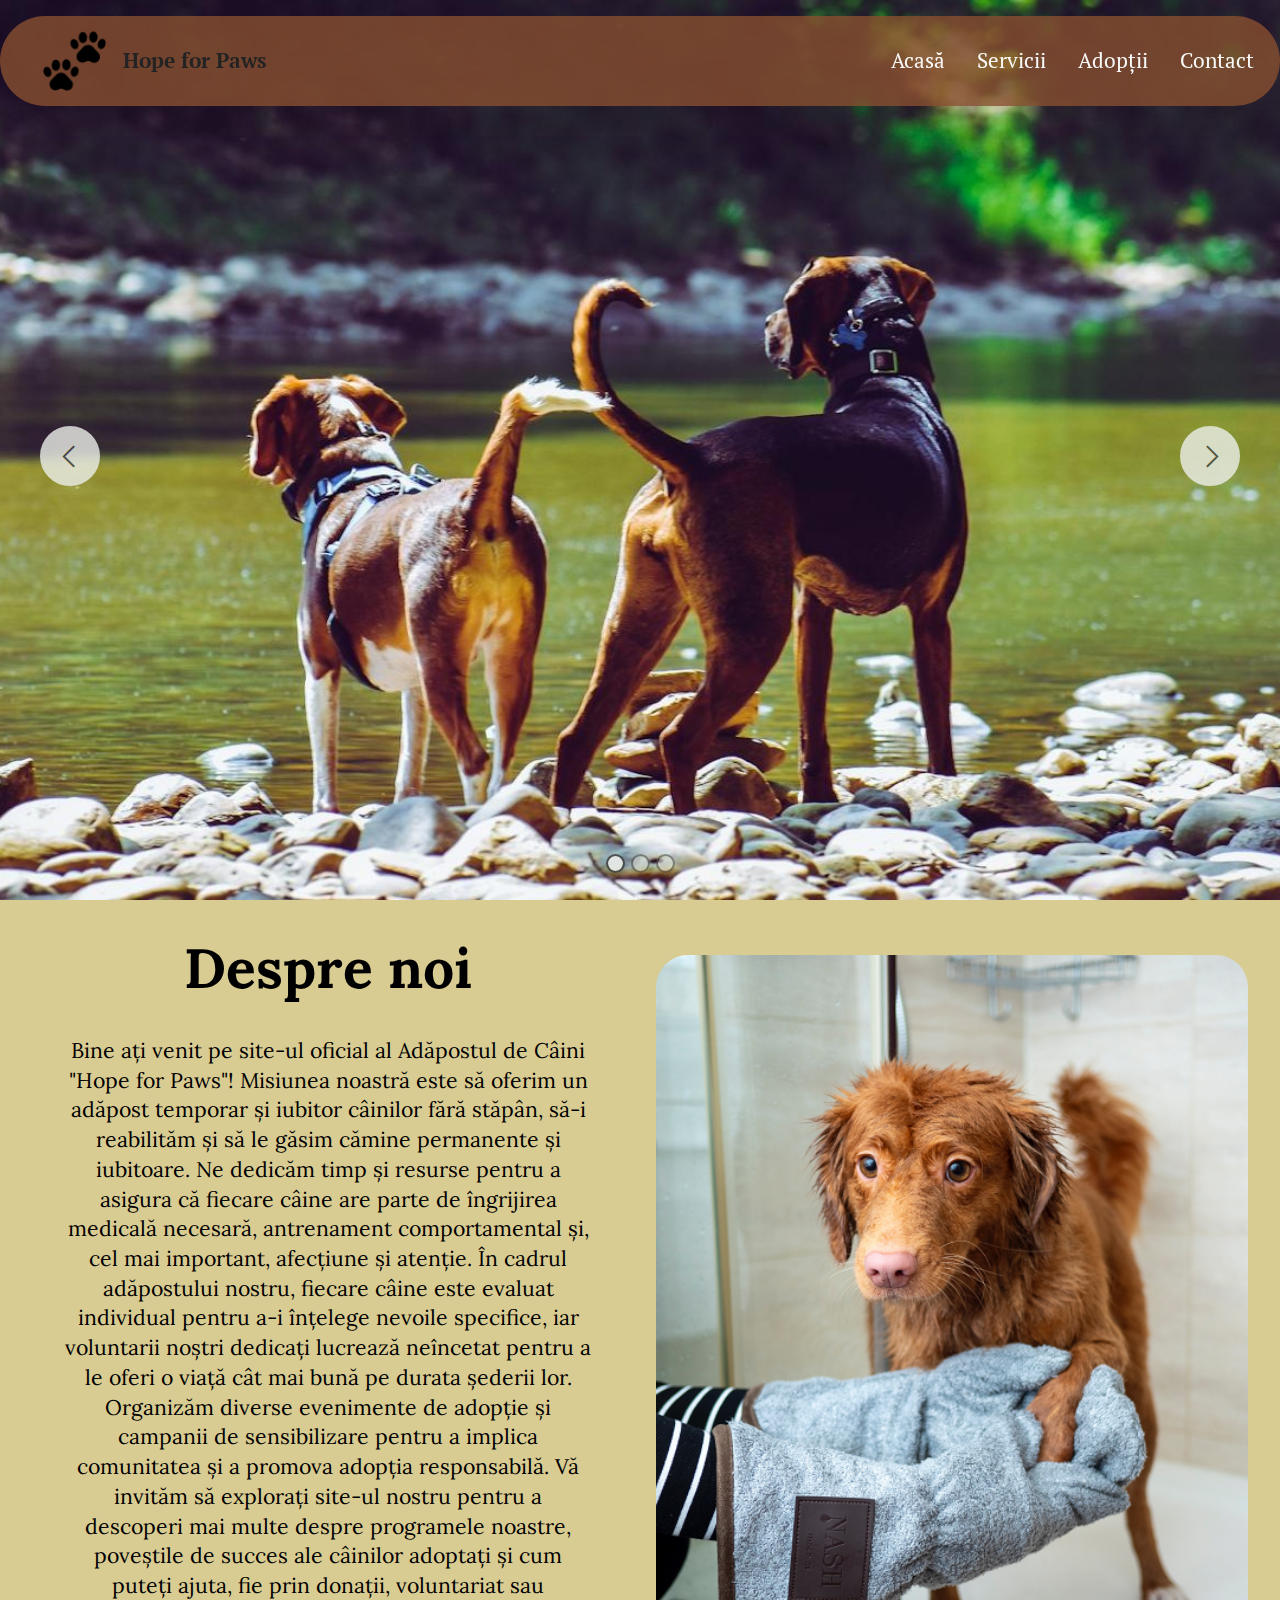
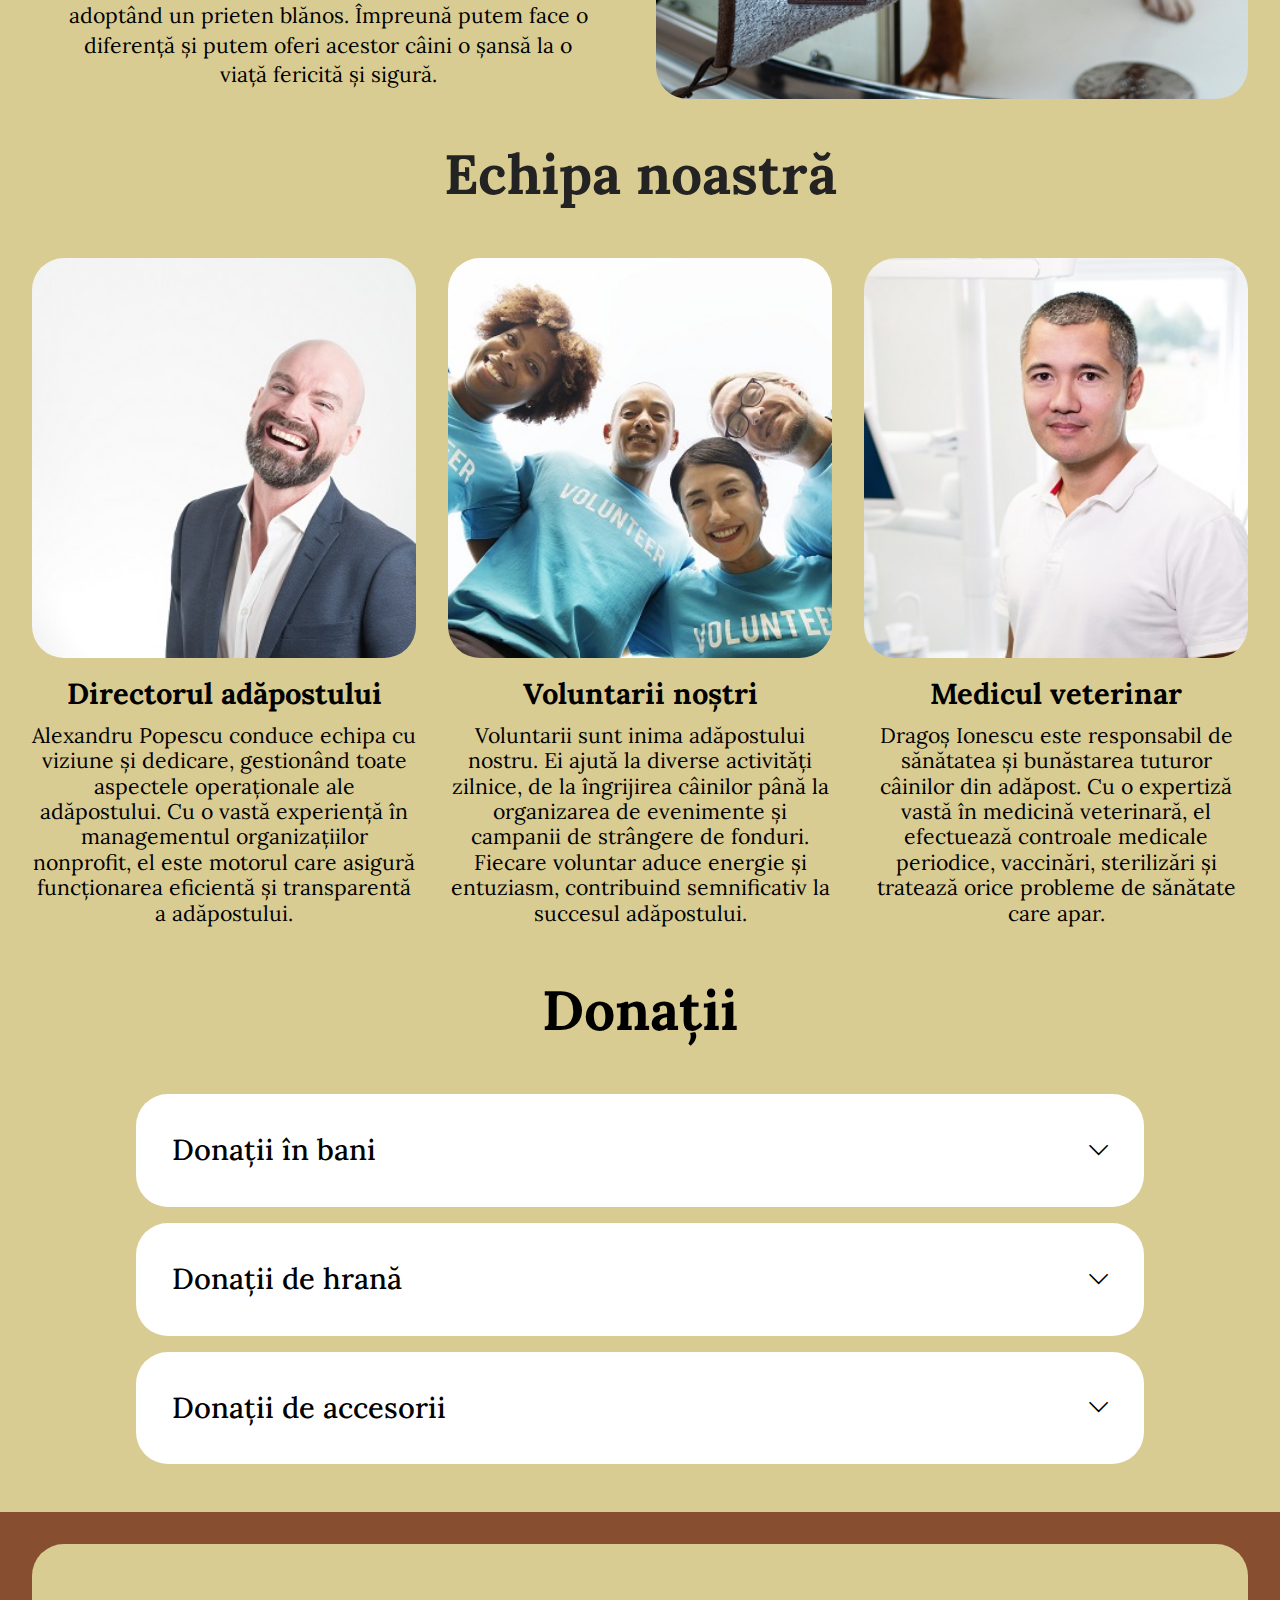
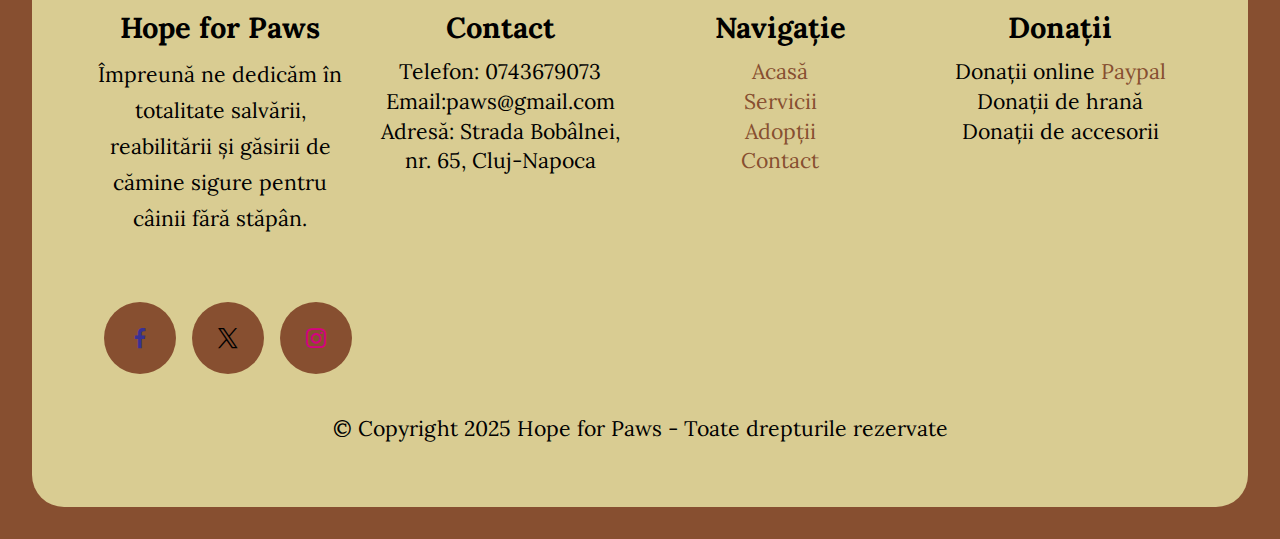
<file: index.html>
<!DOCTYPE html>
<html lang="ro">
<head>
  <meta charset="UTF-8">
  <meta http-equiv="X-UA-Compatible" content="IE=edge">
  <meta name="author" content="Moldovan Anca">
  <meta name="viewport" content="width=device-width, initial-scale=1, minimum-scale=1">
  <link rel="shortcut icon" href="assets/images/paws.png" type="image/x-icon">
  <meta name="keywords" content="adopții, donații, câini.">
  <meta name="description" content="Bine ați venit pe site-ul oficial al Adăpostului de Câini Hope for Paws! Acest site este dedicat prezentării activității noastre, sprijinirii adopțiilor responsabile și oferirii de resurse pentru cei care doresc să se implice în viața și bunăstarea câinilor fără stăpân.">
  
  <title>Hope for Paws</title>

  <link rel="stylesheet" href="assets/web/assets/mobirise-icons2/mobirise2.css">
  <link rel="stylesheet" href="assets/bootstrap/css/bootstrap.min.css">
  <link rel="stylesheet" href="assets/bootstrap/css/bootstrap-grid.min.css">
  <link rel="stylesheet" href="assets/bootstrap/css/bootstrap-reboot.min.css">
  <link rel="stylesheet" href="assets/dropdown/css/style.css">
  <link rel="stylesheet" href="assets/socicon/css/styles.css">
  <link rel="stylesheet" href="assets/theme/css/style.css">
  <link rel="preload" href="https://fonts.googleapis.com/css?family=PT+Serif:400,400i,700,700i&display=swap" as="style" onload="this.onload=null;this.rel='stylesheet'">
  <noscript>
  <link rel="stylesheet" href="https://fonts.googleapis.com/css?family=PT+Serif:400,400i,700,700i&display=swap"></noscript>
  <link rel="preload" href="https://fonts.googleapis.com/css?family=Lora:400,500,600,700,400i,500i,600i,700i&display=swap" as="style" onload="this.onload=null;this.rel='stylesheet'">
  <noscript>
  <link rel="stylesheet" href="https://fonts.googleapis.com/css?family=Lora:400,500,600,700,400i,500i,600i,700i&display=swap"></noscript>
  <link rel="preload" as="style" href="assets/mobirise/css/mbr-additional.css?v=plgGWO">
  <link rel="stylesheet" href="assets/mobirise/css/mbr-additional.css?v=plgGWO" type="text/css">

  
  
  
</head>
<body>
  
  <div data-bs-version="5.1" class="menu menu1 cid-uzQEP1WVkR" id="menu01-0">
	<nav class="navbar navbar-dropdown navbar-fixed-top navbar-expand-lg">
		<div class="container">
			<div class="navbar-brand">
				<span class="navbar-logo">
					<a href="index.html">
						<img src="assets/images/paws.png" alt="Logo-ul nostru cu două lăbuţe de căţeluş" style="height: 4.1rem;">
					</a>
				</span>
				<div class="navbar-caption-wrap">
					<a class="navbar-caption text-black display-4" href="index.html">Hope for Paws</a>
				</div>
			</div>
			<button class="navbar-toggler" type="button" data-bs-toggle="collapse"   
		       data-bs-target="#navbarSupportedContent" aria-controls="navbarSupportedContent" aria-expanded="false" aria-label="Toggle navigation">
                <span class="navbar-toggler-icon"></span>
                <span class="navbar-toggler-icon"></span>
                <span class="hamburger">
                        <span></span>
                        <span></span>
                        <span></span>
                        <span></span>
                    </span>
                </button>
			
			<div class="collapse navbar-collapse" id="navbarSupportedContent">
				<ul class="navbar-nav nav-dropdown nav-right" data-app-modern-menu="true">
					<li class="nav-item">
						<a class="nav-link link text-white text-primary display-4" href="index.html">Acasă</a>
					</li>
					<li class="nav-item">
						<a class="nav-link link text-white text-primary display-4" href="servicii.html" aria-expanded="false">Servicii</a>
					</li>
					<li class="nav-item">
						<a class="nav-link link text-white text-primary display-4" href="adoptii.html">Adopţii</a>
					</li>
					<li class="nav-item"><a class="nav-link link text-white text-primary display-4" href="contact.html">Contact</a>
					</li>
				</ul>
				
				
			</div>
		</div>
	</nav>
</div>

<div data-bs-version="5.1" class="slider3 cid-uzQH05Gb2Z mbr-fullscreen" id="slider03-3">
    
    <div class="carousel slide carousel-fade" id="uAdSssEg1S" data-interval="4000" data-bs-interval="4000">
        <ol class="carousel-indicators">
            <li data-slide-to="0" data-bs-slide-to="0" class="active" data-target="#uAdSssEg1S" data-bs-target="#uAdSssEg1S"></li>
			<li data-slide-to="1" data-bs-slide-to="1" class="" data-target="#uAdSssEg1S" data-bs-target="#uAdSssEg1S"></li>
			<li data-slide-to="2" data-bs-slide-to="2" class="" data-target="#uAdSssEg1S" data-bs-target="#uAdSssEg1S"></li>
            
            
        </ol>
        <div class="carousel-inner">
            <div class="carousel-item slider-image item active">
                <div class="item-wrapper">
                    <img class="d-block w-100" src="assets/images/caini2.jpg" alt="Doi căţeluşi care se află în aer liber " data-slide-to="0" data-bs-slide-to="0">
                    
                    
                </div>
            </div><div class="carousel-item slider-image item">
                <div class="item-wrapper">
                    <img class="d-block w-100" src="assets/images/catelusi1.jpg" alt="Cei 4 căţeluşi care au nevoie de adopţie" data-slide-to="1" data-bs-slide-to="1">
                    
                    
                </div>
            </div><div class="carousel-item slider-image item">
                <div class="item-wrapper">
                    <img class="d-block w-100" src="assets/images/dog.jpg" alt="Un căţeluş obosit Mops care stă aşezat în pătuţ" data-slide-to="2" data-bs-slide-to="2">
                    
                    
                </div>
            </div>
            
            
        </div>
        <a class="carousel-control carousel-control-prev" role="button" data-slide="prev" data-bs-slide="prev" href="#uAdSssEg1S">
            <span class="mobi-mbri mobi-mbri-arrow-prev" aria-hidden="true"></span>
            <span class="sr-only visually-hidden">Previous</span>
        </a>
        <a class="carousel-control carousel-control-next" role="button" data-slide="next" data-bs-slide="next" href="#uAdSssEg1S">
            <span class="mobi-mbri mobi-mbri-arrow-next" aria-hidden="true"></span>
            <span class="sr-only visually-hidden">Next</span>
        </a>
    </div>
</div>

<section data-bs-version="5.1" class="start article4 cid-uzRa4MuOA5" id="article04-8">
	

	
	

	<div class="container">
		<div class="row justify-content-center">
			<div class="col-12 col-md-12 col-lg-6 image-wrapper">
				<img class="w-100" src="assets/images/lady.png" alt="Căţeluşa Lady care este îngrijită de personalul nostru">
			</div>
			<div class="col-12 col-md-12 col-lg">
				<div class="text-wrapper align-left">
					<h1 class="mbr-section-title mbr-fonts-style mb-4 display-2">
						<strong>Despre noi</strong></h1>
					<p class="mbr-text mbr-fonts-style mb-4 display-7">
						Bine ați venit pe site-ul oficial al Adăpostul de Câini "Hope for Paws"! Misiunea noastră este să oferim un adăpost temporar și iubitor câinilor fără stăpân, să-i reabilităm și să le găsim cămine permanente și iubitoare. Ne dedicăm timp și resurse pentru a asigura că fiecare câine are parte de îngrijirea medicală necesară, antrenament comportamental și, cel mai important, afecțiune și atenție. În cadrul adăpostului nostru, fiecare câine este evaluat individual pentru a-i înțelege nevoile specifice, iar voluntarii noștri dedicați lucrează neîncetat pentru a le oferi o viață cât mai bună pe durata șederii lor. Organizăm diverse evenimente de adopție și campanii de sensibilizare pentru a implica comunitatea și a promova adopția responsabilă. Vă invităm să explorați site-ul nostru pentru a descoperi mai multe despre programele noastre, poveștile de succes ale câinilor adoptați și cum puteți ajuta, fie prin donații, voluntariat sau adoptând un prieten blănos. Împreună putem face o diferență și putem oferi acestor câini o șansă la o viață fericită și sigură.
					</p>
					
				</div>
			</div>
		</div>
	</div>
</section>

<section data-bs-version="5.1" class="people03 cid-uzQNpSJ5I8" id="people03-5">
	
	
	<div class="container">
		<div class="row justify-content-center">
			<div class="col-12 content-head">
				<div class="mbr-section-head mb-5">
					<h2 class="mbr-section-title mbr-fonts-style align-center mb-0 display-2"><strong>Echipa noastră</strong><br></h2>
					
				</div>
			</div>
		</div>
		<div class="row">
			<div class="item features-image col-12 col-md-6 col-lg-4">
				<div class="item-wrapper">
					<div class="item-img mb-3">
						<img src="assets/images/director.jpg" alt="Un bărbat în costum care este directorul adăpostului" title="">
					</div>
					<div class="item-content align-left">
						<h3 class="item-title mbr-fonts-style display-5"><strong>Directorul adăpostului</strong></h3>
						<p class="item-subtitle mbr-fonts-style mb-3 display-7">Alexandru Popescu conduce echipa cu viziune și dedicare, gestionând toate aspectele operaționale ale adăpostului. Cu o vastă experiență în managementul organizațiilor nonprofit, el este motorul care asigură funcționarea eficientă și transparentă a adăpostului.</p>
						
					</div>
					
				</div>
			</div>
			<div class="item features-image col-12 col-md-6 col-lg-4">
				<div class="item-wrapper">
					<div class="item-img mb-3">
						<img src="assets/images/voluntari.jpg" alt="O parte din voluntarii care se ocupă de animăluţele noastre" title="">
					</div>
					<div class="item-content align-left">
						<h3 class="item-title mbr-fonts-style display-5"><strong>Voluntarii noștri</strong></h3>
						<p class="item-subtitle mbr-fonts-style mb-3 display-7">Voluntarii sunt inima adăpostului nostru. Ei ajută la diverse activități zilnice, de la îngrijirea câinilor până la organizarea de evenimente și campanii de strângere de fonduri. Fiecare voluntar aduce energie și entuziasm, contribuind semnificativ la succesul adăpostului.</p>
						
					</div>
					
				</div>
			</div>
			<div class="item features-image col-12 col-md-6 col-lg-4">
				<div class="item-wrapper">
					<div class="item-img mb-3">
						<img src="assets/images/veterinar.jpg" alt="Veterinarul nostru care se ocupă de căţeii noştri" title="">
					</div>
					<div class="item-content align-left">
						<h3 class="item-title mbr-fonts-style display-5"><strong>Medicul veterinar</strong></h3>
						<p class="item-subtitle mbr-fonts-style mb-3 display-7">Dragoș Ionescu este responsabil de sănătatea și bunăstarea tuturor câinilor din adăpost. Cu o expertiză vastă în medicină veterinară, el efectuează controale medicale periodice, vaccinări, sterilizări și tratează orice probleme de sănătate care apar.</p>
						
					</div>
					
				</div>
			</div>
		</div>
	</div>
</section>

<section data-bs-version="5.1" class="list1 cid-uzQUZEHXNt" id="list01-7">	
    
	
	<div class="container">
		<div class="row justify-content-center">
			<div class="col-12 col-md-12 col-lg-10 m-auto">
				<div class="content">
					<div class="row justify-content-center mb-5">
						<div class="col-12 content-head">
							<div class="mbr-section-head">
								<h4 class="mbr-section-title mbr-fonts-style align-center mb-0 display-2"><strong>Donații</strong></h4>
								
							</div>
						</div>
					</div>
					<div id="bootstrap-accordion_7" class="panel-group accordionStyles accordion" role="tablist" aria-multiselectable="true">
						<div class="card">
							<div class="card-header" role="tab" id="headingOne">
								<a role="button" class="panel-title collapsed" data-toggle="collapse" data-bs-toggle="collapse" data-core="" href="#collapse1_7" aria-expanded="false">
									<h5 class="panel-title-edit mbr-semibold mbr-fonts-style mb-0 display-5">Donații în bani</h5>
									<span class="sign mbr-iconfont mobi-mbri-arrow-down"></span>
								</a>
							</div>
							<div id="collapse1_7" class="panel-collapse noScroll collapse" role="tabpanel" aria-labelledby="headingOne" data-parent="#accordion" data-bs-parent="#bootstrap-accordion_7">
								<div class="panel-body">
									<p class="mbr-fonts-style panel-text display-7">
										Puteți dona bani pentru a ne ajuta să acoperim costurile medicale, achiziția de hrană și întreținerea adăpostului. Orice sumă este binevenită!
									</p>
								</div>
							</div>
						</div>
						<div class="card">
							<div class="card-header" role="tab" id="headingTwo">
								<a role="button" class="panel-title collapsed" data-toggle="collapse" data-bs-toggle="collapse" data-core="" href="#collapse2_7" aria-expanded="false">
									<h5 class="panel-title-edit mbr-semibold mbr-fonts-style mb-0 display-5">
										Donații de hrană</h5>
									<span class="sign mbr-iconfont mobi-mbri-arrow-down"></span>
								</a>
							</div>
							<div id="collapse2_7" class="panel-collapse noScroll collapse" role="tabpanel" aria-labelledby="headingOne" data-parent="#accordion" data-bs-parent="#bootstrap-accordion_7">
								<div class="panel-body">
									<p class="mbr-fonts-style panel-text display-7">Acceptăm donații de hrană uscată sau umedă pentru câini. Puteți dona direct la adăpostul nostru sau prin partenerii noștri <a href="https://www.pedigree.com/" class="text-primary" target="_blank">Pedigree</a>.</p>
								</div>
							</div>
						</div>
						<div class="card">
							<div class="card-header" role="tab" id="headingThree">
								<a role="button" class="panel-title collapsed" data-toggle="collapse" data-bs-toggle="collapse" data-core="" href="#collapse3_7" aria-expanded="false">
									<h5 class="panel-title-edit mbr-semibold mbr-fonts-style mb-0 display-5">Donații de accesorii</h5>
									<span class="sign mbr-iconfont mobi-mbri-arrow-down"></span>
								</a>
							</div>
							<div id="collapse3_7" class="panel-collapse noScroll collapse" role="tabpanel" aria-labelledby="headingOne" data-parent="#accordion" data-bs-parent="#bootstrap-accordion_7">
								<div class="panel-body">
									<p class="mbr-fonts-style panel-text display-7"><br>Paturi, cuști, lese și jucării sunt mereu necesare pentru câinii noștri. Dacă aveți accesorii pe care nu le mai folosiți, le puteți aduce la adăpost.</p>
								</div>
							</div>
						</div>
						
						
						
					</div>
				</div>
			</div>
		</div>
	</div>
</section>

<section data-bs-version="5.1" class="footer1 cid-uzRguZwgmD" id="footer01-a">
	

	
	
	<div class="container">
		<div class="row mbr-white">
			<div class="col-12 col-md-6 col-lg-3">
				<h5 class="mbr-section-subtitle mbr-fonts-style mb-2 display-5"><strong>Hope for Paws</strong></h5>
				<ul class="list mbr-fonts-style display-7">
					<li class="mbr-text item-wrap">Împreună ne dedicăm în totalitate salvării, reabilitării și găsirii de cămine sigure pentru câinii fără stăpân.</li>
					
				</ul>
			</div>
			<div class="col-12 col-md-6 col-lg-3">
				<h5 class="mbr-section-subtitle mbr-fonts-style mb-2 display-5"><strong>Contact</strong></h5>
				<ul class="list mbr-fonts-style display-7">
				 <li>Telefon: 0743679073</li>
                 <li>Email:paws@gmail.com</li>
				 <li>Adresă: Strada Bobâlnei, nr. 65, Cluj-Napoca</li>
				 </ul>
			</div>
			<div class="col-12 col-md-6 col-lg-3">
				<h3 class="mbr-section-subtitle mbr-fonts-style mb-2 display-5"><strong>Navigație</strong></h3>
				<ul class="list mbr-fonts-style display-7">
					<li><a href="index.html" class="text-primary">Acasă</a></li>
					<li><a href="servicii.html" class="text-primary">Servicii</a></li>
					<li><a href="adoptii.html" class="text-primary">Adopţii</a></li>
					<li><a href="contact.html" class="text-primary">Contact</a></li>
				</ul>
			</div>
			<div class="col-12 col-md-6 col-lg-3">
				<h3 class="mbr-section-subtitle mbr-fonts-style mb-2 display-5"><strong>Donații</strong></h3>
				<ul class="list mbr-fonts-style display-7">
					<li>Donații online<a href="https://www.paypal.com/donate?Z3JncnB0=" class="text-primary" target="_blank"> Paypal</a></li>
					<li>Donații de hrană</li>
					<li>Donații de accesorii</li>
				</ul>
			</div>
			<div class="col-12 mt-5 footer-col">
				

				<div class="social-row mt-2 display-7">
					<div class="soc-item">
						<a href="https://www.facebook.com/people/LoveLife4Animals/100064518286642/?mibextid=LQQJ4d&rdid=d08sy5kP7Vv7hvyS&share_url=https%3A%2F%2Fwww.facebook.com%2Fshare%2F19w7sWvEgm%2F%3Fmibextid%3DLQQJ4d" target="_blank">
							<span class="mbr-iconfont socicon-facebook socicon" style="color: rgb(57, 49, 147); fill: rgb(57, 49, 147);"></span>
						</a>
					</div>
					<div class="soc-item">
						<a href="https://x.com/contul_tau" target="_blank">
							<span class="mbr-iconfont socicon-twitter socicon"></span>
						</a>
					</div>
					<div class="soc-item">
						<a href="https://www.instagram.com/p/CV8joFWoBZ9/?igsh=M2ZrYTNpOXN2aDht" target="_blank">
							<span class="mbr-iconfont socicon-instagram socicon" style="color: rgb(215, 0, 129); fill: rgb(215, 0, 129);"></span>
						</a>
					</div>
					
				</div>
			</div>
			<div class="col-12 mt-4">
				<p class="mbr-text mb-0 mbr-fonts-style copyright align-center display-7">
					© Copyright 2025 Hope for Paws - Toate drepturile rezervate</p>
			</div>
		</div>
	</div>
</section>

<script src="assets/bootstrap/js/bootstrap.bundle.min.js"></script>  
<script src="assets/smoothscroll/smooth-scroll.js"></script>  
<script src="assets/ytplayer/index.js"></script>  
<script src="assets/dropdown/js/navbar-dropdown.js"></script>  
<script src="assets/mbr-switch-arrow/mbr-switch-arrow.js"></script>  
<script src="assets/theme/js/script.js"></script>  
  
  
</body>
</html>
</file>
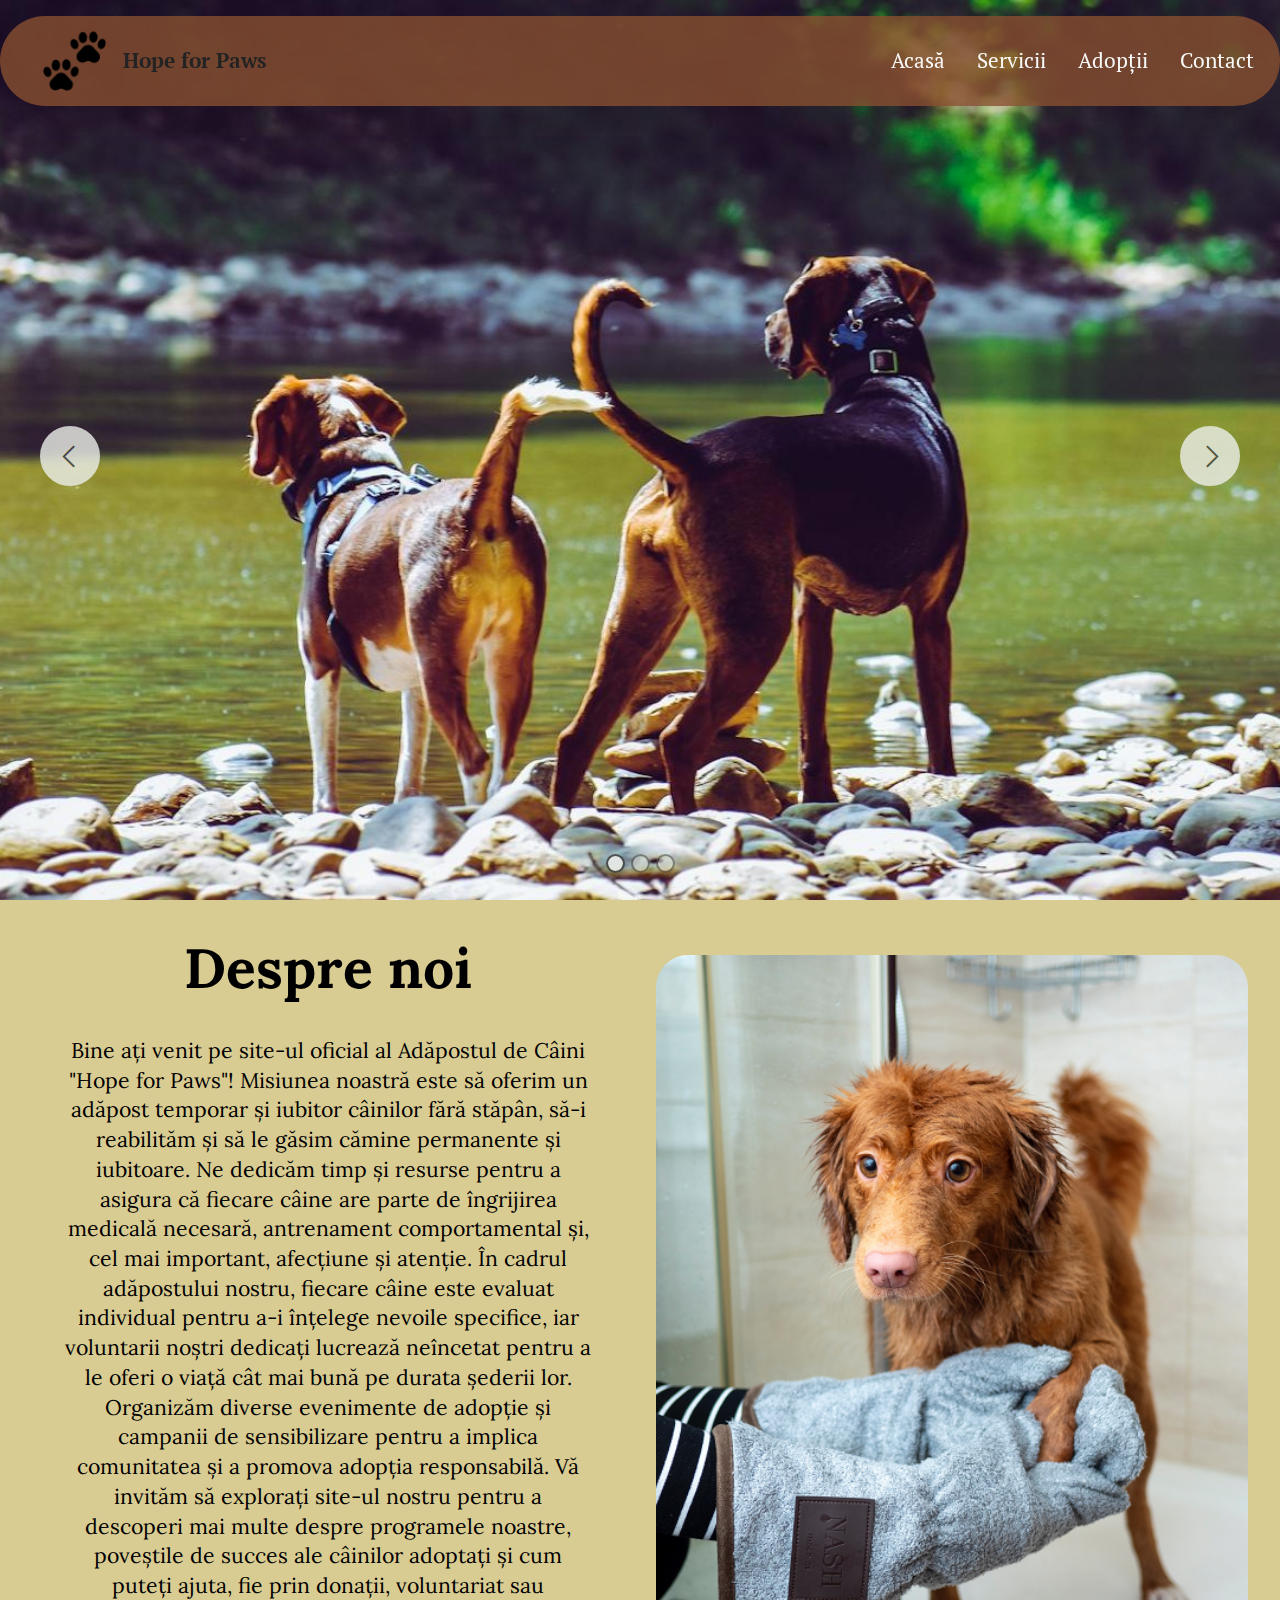
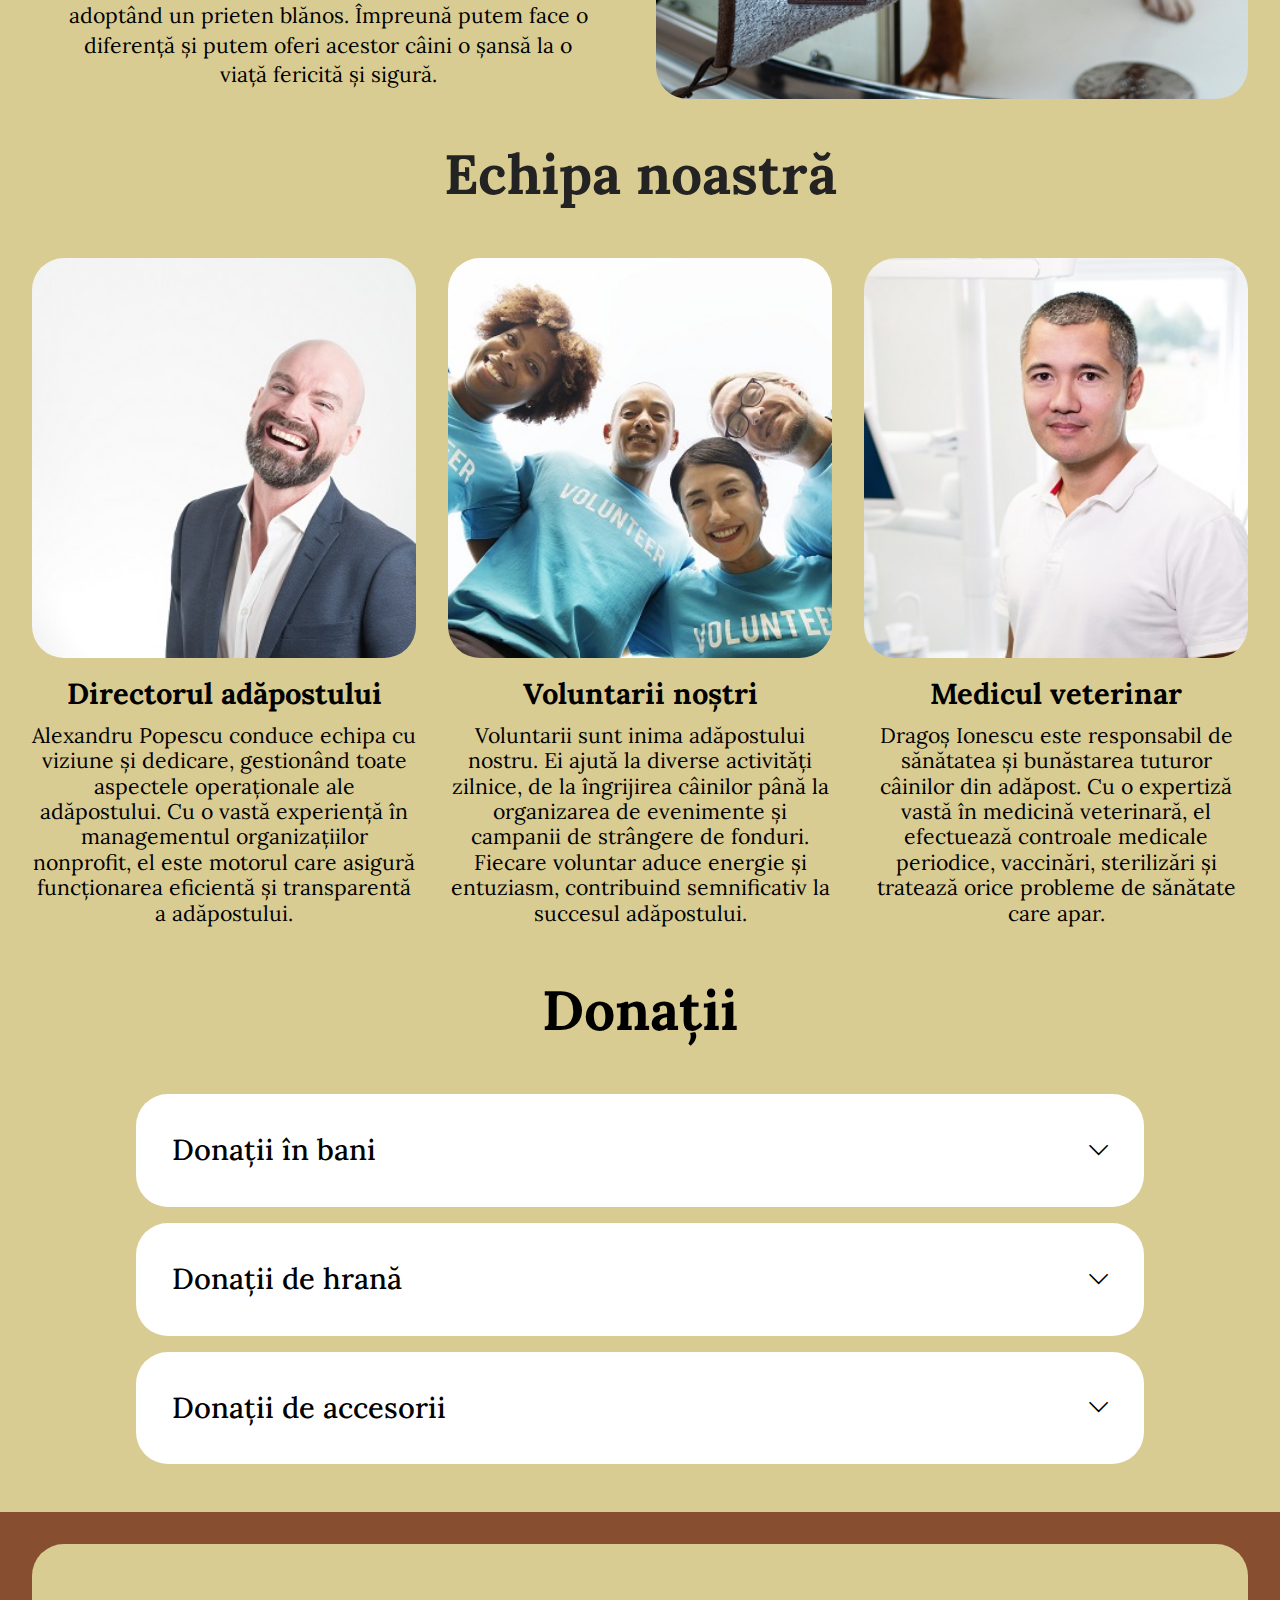
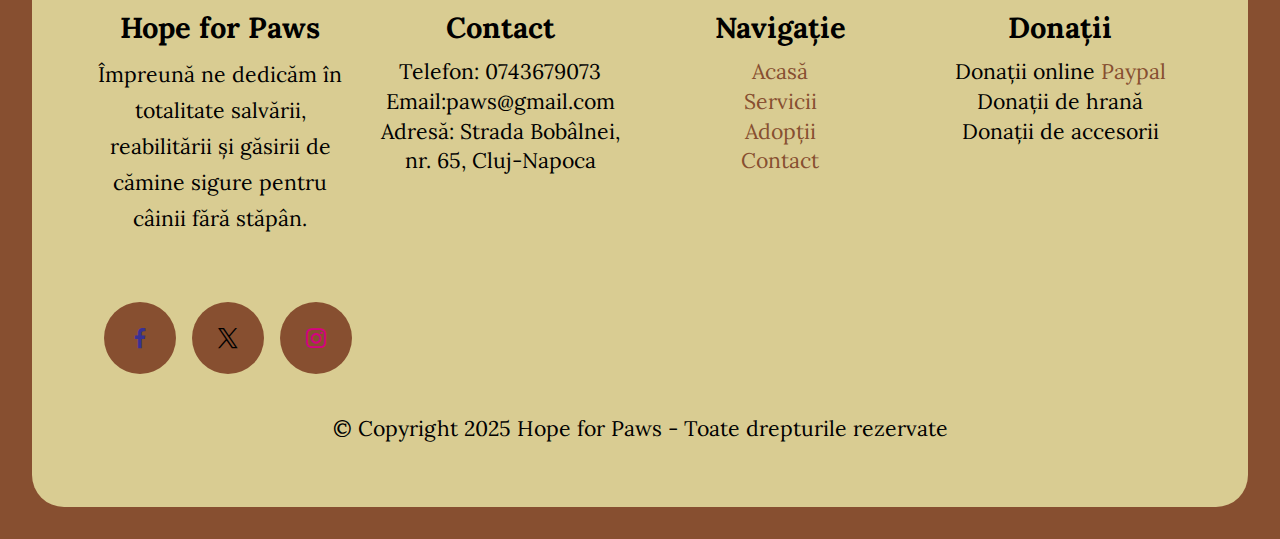
<file: Mobirise/index.html>
<!DOCTYPE html>
<html lang="ro">
<head>
  <meta charset="UTF-8">
  <meta http-equiv="X-UA-Compatible" content="IE=edge">
  <meta name="author" content="Moldovan Anca">
  <meta name="viewport" content="width=device-width, initial-scale=1, minimum-scale=1">
  <link rel="shortcut icon" href="assets/images/paws.png" type="image/x-icon">
  <meta name="keywords" content="adopții, donații, câini.">
  <meta name="description" content="Bine ați venit pe site-ul oficial al Adăpostului de Câini Hope for Paws! Acest site este dedicat prezentării activității noastre, sprijinirii adopțiilor responsabile și oferirii de resurse pentru cei care doresc să se implice în viața și bunăstarea câinilor fără stăpân.">
  
  <title>Hope for Paws</title>

  <link rel="stylesheet" href="assets/web/assets/mobirise-icons2/mobirise2.css">
  <link rel="stylesheet" href="assets/bootstrap/css/bootstrap.min.css">
  <link rel="stylesheet" href="assets/bootstrap/css/bootstrap-grid.min.css">
  <link rel="stylesheet" href="assets/bootstrap/css/bootstrap-reboot.min.css">
  <link rel="stylesheet" href="assets/dropdown/css/style.css">
  <link rel="stylesheet" href="assets/socicon/css/styles.css">
  <link rel="stylesheet" href="assets/theme/css/style.css">
  <link rel="preload" href="https://fonts.googleapis.com/css?family=PT+Serif:400,400i,700,700i&display=swap" as="style" onload="this.onload=null;this.rel='stylesheet'">
  <noscript>
  <link rel="stylesheet" href="https://fonts.googleapis.com/css?family=PT+Serif:400,400i,700,700i&display=swap"></noscript>
  <link rel="preload" href="https://fonts.googleapis.com/css?family=Lora:400,500,600,700,400i,500i,600i,700i&display=swap" as="style" onload="this.onload=null;this.rel='stylesheet'">
  <noscript>
  <link rel="stylesheet" href="https://fonts.googleapis.com/css?family=Lora:400,500,600,700,400i,500i,600i,700i&display=swap"></noscript>
  <link rel="preload" as="style" href="assets/mobirise/css/mbr-additional.css?v=plgGWO">
  <link rel="stylesheet" href="assets/mobirise/css/mbr-additional.css?v=plgGWO" type="text/css">

  
  
  
</head>
<body>
  
  <div data-bs-version="5.1" class="menu menu1 cid-uzQEP1WVkR" id="menu01-0">
	<nav class="navbar navbar-dropdown navbar-fixed-top navbar-expand-lg">
		<div class="container">
			<div class="navbar-brand">
				<span class="navbar-logo">
					<a href="index.html">
						<img src="assets/images/paws.png" alt="Logo-ul nostru cu două lăbuţe de căţeluş" style="height: 4.1rem;">
					</a>
				</span>
				<div class="navbar-caption-wrap">
					<a class="navbar-caption text-black display-4" href="index.html">Hope for Paws</a>
				</div>
			</div>
			<button class="navbar-toggler" type="button" data-bs-toggle="collapse"   
		       data-bs-target="#navbarSupportedContent" aria-controls="navbarSupportedContent" aria-expanded="false" aria-label="Toggle navigation">
                <span class="navbar-toggler-icon"></span>
                <span class="navbar-toggler-icon"></span>
                <span class="hamburger">
                        <span></span>
                        <span></span>
                        <span></span>
                        <span></span>
                    </span>
                </button>
			
			<div class="collapse navbar-collapse" id="navbarSupportedContent">
				<ul class="navbar-nav nav-dropdown nav-right" data-app-modern-menu="true">
					<li class="nav-item">
						<a class="nav-link link text-white text-primary display-4" href="index.html">Acasă</a>
					</li>
					<li class="nav-item">
						<a class="nav-link link text-white text-primary display-4" href="servicii.html" aria-expanded="false">Servicii</a>
					</li>
					<li class="nav-item">
						<a class="nav-link link text-white text-primary display-4" href="adopții.html">Adopţii</a>
					</li>
					<li class="nav-item"><a class="nav-link link text-white text-primary display-4" href="contact.html">Contact</a>
					</li>
				</ul>
				
				
			</div>
		</div>
	</nav>
</div>

<div data-bs-version="5.1" class="slider3 cid-uzQH05Gb2Z mbr-fullscreen" id="slider03-3">
    
    <div class="carousel slide carousel-fade" id="uAdSssEg1S" data-interval="4000" data-bs-interval="4000">
        <ol class="carousel-indicators">
            <li data-slide-to="0" data-bs-slide-to="0" class="active" data-target="#uAdSssEg1S" data-bs-target="#uAdSssEg1S"></li>
			<li data-slide-to="1" data-bs-slide-to="1" class="" data-target="#uAdSssEg1S" data-bs-target="#uAdSssEg1S"></li>
			<li data-slide-to="2" data-bs-slide-to="2" class="" data-target="#uAdSssEg1S" data-bs-target="#uAdSssEg1S"></li>
            
            
        </ol>
        <div class="carousel-inner">
            <div class="carousel-item slider-image item active">
                <div class="item-wrapper">
                    <img class="d-block w-100" src="assets/images/caini2.jpg" alt="Doi căţeluşi care se află în aer liber " data-slide-to="0" data-bs-slide-to="0">
                    
                    
                </div>
            </div><div class="carousel-item slider-image item">
                <div class="item-wrapper">
                    <img class="d-block w-100" src="assets/images/catelusi1.jpg" alt="Cei 4 căţeluşi care au nevoie de adopţie" data-slide-to="1" data-bs-slide-to="1">
                    
                    
                </div>
            </div><div class="carousel-item slider-image item">
                <div class="item-wrapper">
                    <img class="d-block w-100" src="assets/images/dog.jpg" alt="Un căţeluş obosit Mops care stă aşezat în pătuţ" data-slide-to="2" data-bs-slide-to="2">
                    
                    
                </div>
            </div>
            
            
        </div>
        <a class="carousel-control carousel-control-prev" role="button" data-slide="prev" data-bs-slide="prev" href="#uAdSssEg1S">
            <span class="mobi-mbri mobi-mbri-arrow-prev" aria-hidden="true"></span>
            <span class="sr-only visually-hidden">Previous</span>
        </a>
        <a class="carousel-control carousel-control-next" role="button" data-slide="next" data-bs-slide="next" href="#uAdSssEg1S">
            <span class="mobi-mbri mobi-mbri-arrow-next" aria-hidden="true"></span>
            <span class="sr-only visually-hidden">Next</span>
        </a>
    </div>
</div>

<section data-bs-version="5.1" class="start article4 cid-uzRa4MuOA5" id="article04-8">
	

	
	

	<div class="container">
		<div class="row justify-content-center">
			<div class="col-12 col-md-12 col-lg-6 image-wrapper">
				<img class="w-100" src="assets/images/lady.png" alt="Căţeluşa Lady care este îngrijită de personalul nostru">
			</div>
			<div class="col-12 col-md-12 col-lg">
				<div class="text-wrapper align-left">
					<h1 class="mbr-section-title mbr-fonts-style mb-4 display-2">
						<strong>Despre noi</strong></h1>
					<p class="mbr-text mbr-fonts-style mb-4 display-7">
						Bine ați venit pe site-ul oficial al Adăpostul de Câini "Hope for Paws"! Misiunea noastră este să oferim un adăpost temporar și iubitor câinilor fără stăpân, să-i reabilităm și să le găsim cămine permanente și iubitoare. Ne dedicăm timp și resurse pentru a asigura că fiecare câine are parte de îngrijirea medicală necesară, antrenament comportamental și, cel mai important, afecțiune și atenție. În cadrul adăpostului nostru, fiecare câine este evaluat individual pentru a-i înțelege nevoile specifice, iar voluntarii noștri dedicați lucrează neîncetat pentru a le oferi o viață cât mai bună pe durata șederii lor. Organizăm diverse evenimente de adopție și campanii de sensibilizare pentru a implica comunitatea și a promova adopția responsabilă. Vă invităm să explorați site-ul nostru pentru a descoperi mai multe despre programele noastre, poveștile de succes ale câinilor adoptați și cum puteți ajuta, fie prin donații, voluntariat sau adoptând un prieten blănos. Împreună putem face o diferență și putem oferi acestor câini o șansă la o viață fericită și sigură.
					</p>
					
				</div>
			</div>
		</div>
	</div>
</section>

<section data-bs-version="5.1" class="people03 cid-uzQNpSJ5I8" id="people03-5">
	
	
	<div class="container">
		<div class="row justify-content-center">
			<div class="col-12 content-head">
				<div class="mbr-section-head mb-5">
					<h2 class="mbr-section-title mbr-fonts-style align-center mb-0 display-2"><strong>Echipa noastră</strong><br></h2>
					
				</div>
			</div>
		</div>
		<div class="row">
			<div class="item features-image col-12 col-md-6 col-lg-4">
				<div class="item-wrapper">
					<div class="item-img mb-3">
						<img src="assets/images/director.jpg" alt="Un bărbat în costum care este directorul adăpostului" title="">
					</div>
					<div class="item-content align-left">
						<h3 class="item-title mbr-fonts-style display-5"><strong>Directorul adăpostului</strong></h3>
						<p class="item-subtitle mbr-fonts-style mb-3 display-7">Alexandru Popescu conduce echipa cu viziune și dedicare, gestionând toate aspectele operaționale ale adăpostului. Cu o vastă experiență în managementul organizațiilor nonprofit, el este motorul care asigură funcționarea eficientă și transparentă a adăpostului.</p>
						
					</div>
					
				</div>
			</div>
			<div class="item features-image col-12 col-md-6 col-lg-4">
				<div class="item-wrapper">
					<div class="item-img mb-3">
						<img src="assets/images/voluntari.jpg" alt="O parte din voluntarii care se ocupă de animăluţele noastre" title="">
					</div>
					<div class="item-content align-left">
						<h3 class="item-title mbr-fonts-style display-5"><strong>Voluntarii noștri</strong></h3>
						<p class="item-subtitle mbr-fonts-style mb-3 display-7">Voluntarii sunt inima adăpostului nostru. Ei ajută la diverse activități zilnice, de la îngrijirea câinilor până la organizarea de evenimente și campanii de strângere de fonduri. Fiecare voluntar aduce energie și entuziasm, contribuind semnificativ la succesul adăpostului.</p>
						
					</div>
					
				</div>
			</div>
			<div class="item features-image col-12 col-md-6 col-lg-4">
				<div class="item-wrapper">
					<div class="item-img mb-3">
						<img src="assets/images/veterinar.jpg" alt="Veterinarul nostru care se ocupă de căţeii noştri" title="">
					</div>
					<div class="item-content align-left">
						<h3 class="item-title mbr-fonts-style display-5"><strong>Medicul veterinar</strong></h3>
						<p class="item-subtitle mbr-fonts-style mb-3 display-7">Dragoș Ionescu este responsabil de sănătatea și bunăstarea tuturor câinilor din adăpost. Cu o expertiză vastă în medicină veterinară, el efectuează controale medicale periodice, vaccinări, sterilizări și tratează orice probleme de sănătate care apar.</p>
						
					</div>
					
				</div>
			</div>
		</div>
	</div>
</section>

<section data-bs-version="5.1" class="list1 cid-uzQUZEHXNt" id="list01-7">	
    
	
	<div class="container">
		<div class="row justify-content-center">
			<div class="col-12 col-md-12 col-lg-10 m-auto">
				<div class="content">
					<div class="row justify-content-center mb-5">
						<div class="col-12 content-head">
							<div class="mbr-section-head">
								<h4 class="mbr-section-title mbr-fonts-style align-center mb-0 display-2"><strong>Donații</strong></h4>
								
							</div>
						</div>
					</div>
					<div id="bootstrap-accordion_7" class="panel-group accordionStyles accordion" role="tablist" aria-multiselectable="true">
						<div class="card">
							<div class="card-header" role="tab" id="headingOne">
								<a role="button" class="panel-title collapsed" data-toggle="collapse" data-bs-toggle="collapse" data-core="" href="#collapse1_7" aria-expanded="false">
									<h5 class="panel-title-edit mbr-semibold mbr-fonts-style mb-0 display-5">Donații în bani</h5>
									<span class="sign mbr-iconfont mobi-mbri-arrow-down"></span>
								</a>
							</div>
							<div id="collapse1_7" class="panel-collapse noScroll collapse" role="tabpanel" aria-labelledby="headingOne" data-parent="#accordion" data-bs-parent="#bootstrap-accordion_7">
								<div class="panel-body">
									<p class="mbr-fonts-style panel-text display-7">
										Puteți dona bani pentru a ne ajuta să acoperim costurile medicale, achiziția de hrană și întreținerea adăpostului. Orice sumă este binevenită!
									</p>
								</div>
							</div>
						</div>
						<div class="card">
							<div class="card-header" role="tab" id="headingTwo">
								<a role="button" class="panel-title collapsed" data-toggle="collapse" data-bs-toggle="collapse" data-core="" href="#collapse2_7" aria-expanded="false">
									<h5 class="panel-title-edit mbr-semibold mbr-fonts-style mb-0 display-5">
										Donații de hrană</h5>
									<span class="sign mbr-iconfont mobi-mbri-arrow-down"></span>
								</a>
							</div>
							<div id="collapse2_7" class="panel-collapse noScroll collapse" role="tabpanel" aria-labelledby="headingOne" data-parent="#accordion" data-bs-parent="#bootstrap-accordion_7">
								<div class="panel-body">
									<p class="mbr-fonts-style panel-text display-7">Acceptăm donații de hrană uscată sau umedă pentru câini. Puteți dona direct la adăpostul nostru sau prin partenerii noștri <a href="https://www.pedigree.com/" class="text-primary" target="_blank">Pedigree</a>.</p>
								</div>
							</div>
						</div>
						<div class="card">
							<div class="card-header" role="tab" id="headingThree">
								<a role="button" class="panel-title collapsed" data-toggle="collapse" data-bs-toggle="collapse" data-core="" href="#collapse3_7" aria-expanded="false">
									<h5 class="panel-title-edit mbr-semibold mbr-fonts-style mb-0 display-5">Donații de accesorii</h5>
									<span class="sign mbr-iconfont mobi-mbri-arrow-down"></span>
								</a>
							</div>
							<div id="collapse3_7" class="panel-collapse noScroll collapse" role="tabpanel" aria-labelledby="headingOne" data-parent="#accordion" data-bs-parent="#bootstrap-accordion_7">
								<div class="panel-body">
									<p class="mbr-fonts-style panel-text display-7"><br>Paturi, cuști, lese și jucării sunt mereu necesare pentru câinii noștri. Dacă aveți accesorii pe care nu le mai folosiți, le puteți aduce la adăpost.</p>
								</div>
							</div>
						</div>
						
						
						
					</div>
				</div>
			</div>
		</div>
	</div>
</section>

<section data-bs-version="5.1" class="footer1 cid-uzRguZwgmD" id="footer01-a">
	

	
	
	<div class="container">
		<div class="row mbr-white">
			<div class="col-12 col-md-6 col-lg-3">
				<h5 class="mbr-section-subtitle mbr-fonts-style mb-2 display-5"><strong>Hope for Paws</strong></h5>
				<ul class="list mbr-fonts-style display-7">
					<li class="mbr-text item-wrap">Împreună ne dedicăm în totalitate salvării, reabilitării și găsirii de cămine sigure pentru câinii fără stăpân.</li>
					
				</ul>
			</div>
			<div class="col-12 col-md-6 col-lg-3">
				<h5 class="mbr-section-subtitle mbr-fonts-style mb-2 display-5"><strong>Contact</strong></h5>
				<ul class="list mbr-fonts-style display-7">
				 <li>Telefon: 0743679073</li>
                 <li>Email:paws@gmail.com</li>
				 <li>Adresă: Strada Bobâlnei, nr. 65, Cluj-Napoca</li>
				 </ul>
			</div>
			<div class="col-12 col-md-6 col-lg-3">
				<h3 class="mbr-section-subtitle mbr-fonts-style mb-2 display-5"><strong>Navigație</strong></h3>
				<ul class="list mbr-fonts-style display-7">
					<li><a href="index.html" class="text-primary">Acasă</a></li>
					<li><a href="servicii.html" class="text-primary">Servicii</a></li>
					<li><a href="adopții.html" class="text-primary">Adopţii</a></li>
					<li><a href="contact.html" class="text-primary">Contact</a></li>
				</ul>
			</div>
			<div class="col-12 col-md-6 col-lg-3">
				<h3 class="mbr-section-subtitle mbr-fonts-style mb-2 display-5"><strong>Donații</strong></h3>
				<ul class="list mbr-fonts-style display-7">
					<li>Donații online<a href="https://www.paypal.com/donate?Z3JncnB0=" class="text-primary" target="_blank"> Paypal</a></li>
					<li>Donații de hrană</li>
					<li>Donații de accesorii</li>
				</ul>
			</div>
			<div class="col-12 mt-5 footer-col">
				

				<div class="social-row mt-2 display-7">
					<div class="soc-item">
						<a href="https://www.facebook.com/people/LoveLife4Animals/100064518286642/?mibextid=LQQJ4d&rdid=d08sy5kP7Vv7hvyS&share_url=https%3A%2F%2Fwww.facebook.com%2Fshare%2F19w7sWvEgm%2F%3Fmibextid%3DLQQJ4d" target="_blank">
							<span class="mbr-iconfont socicon-facebook socicon" style="color: rgb(57, 49, 147); fill: rgb(57, 49, 147);"></span>
						</a>
					</div>
					<div class="soc-item">
						<a href="https://x.com/contul_tau" target="_blank">
							<span class="mbr-iconfont socicon-twitter socicon"></span>
						</a>
					</div>
					<div class="soc-item">
						<a href="https://www.instagram.com/p/CV8joFWoBZ9/?igsh=M2ZrYTNpOXN2aDht" target="_blank">
							<span class="mbr-iconfont socicon-instagram socicon" style="color: rgb(215, 0, 129); fill: rgb(215, 0, 129);"></span>
						</a>
					</div>
					
				</div>
			</div>
			<div class="col-12 mt-4">
				<p class="mbr-text mb-0 mbr-fonts-style copyright align-center display-7">
					© Copyright 2025 Hope for Paws - Toate drepturile rezervate</p>
			</div>
		</div>
	</div>
</section>

<script src="assets/bootstrap/js/bootstrap.bundle.min.js"></script>  
<script src="assets/smoothscroll/smooth-scroll.js"></script>  
<script src="assets/ytplayer/index.js"></script>  
<script src="assets/dropdown/js/navbar-dropdown.js"></script>  
<script src="assets/mbr-switch-arrow/mbr-switch-arrow.js"></script>  
<script src="assets/theme/js/script.js"></script>  
  
  
</body>
</html>
</file>
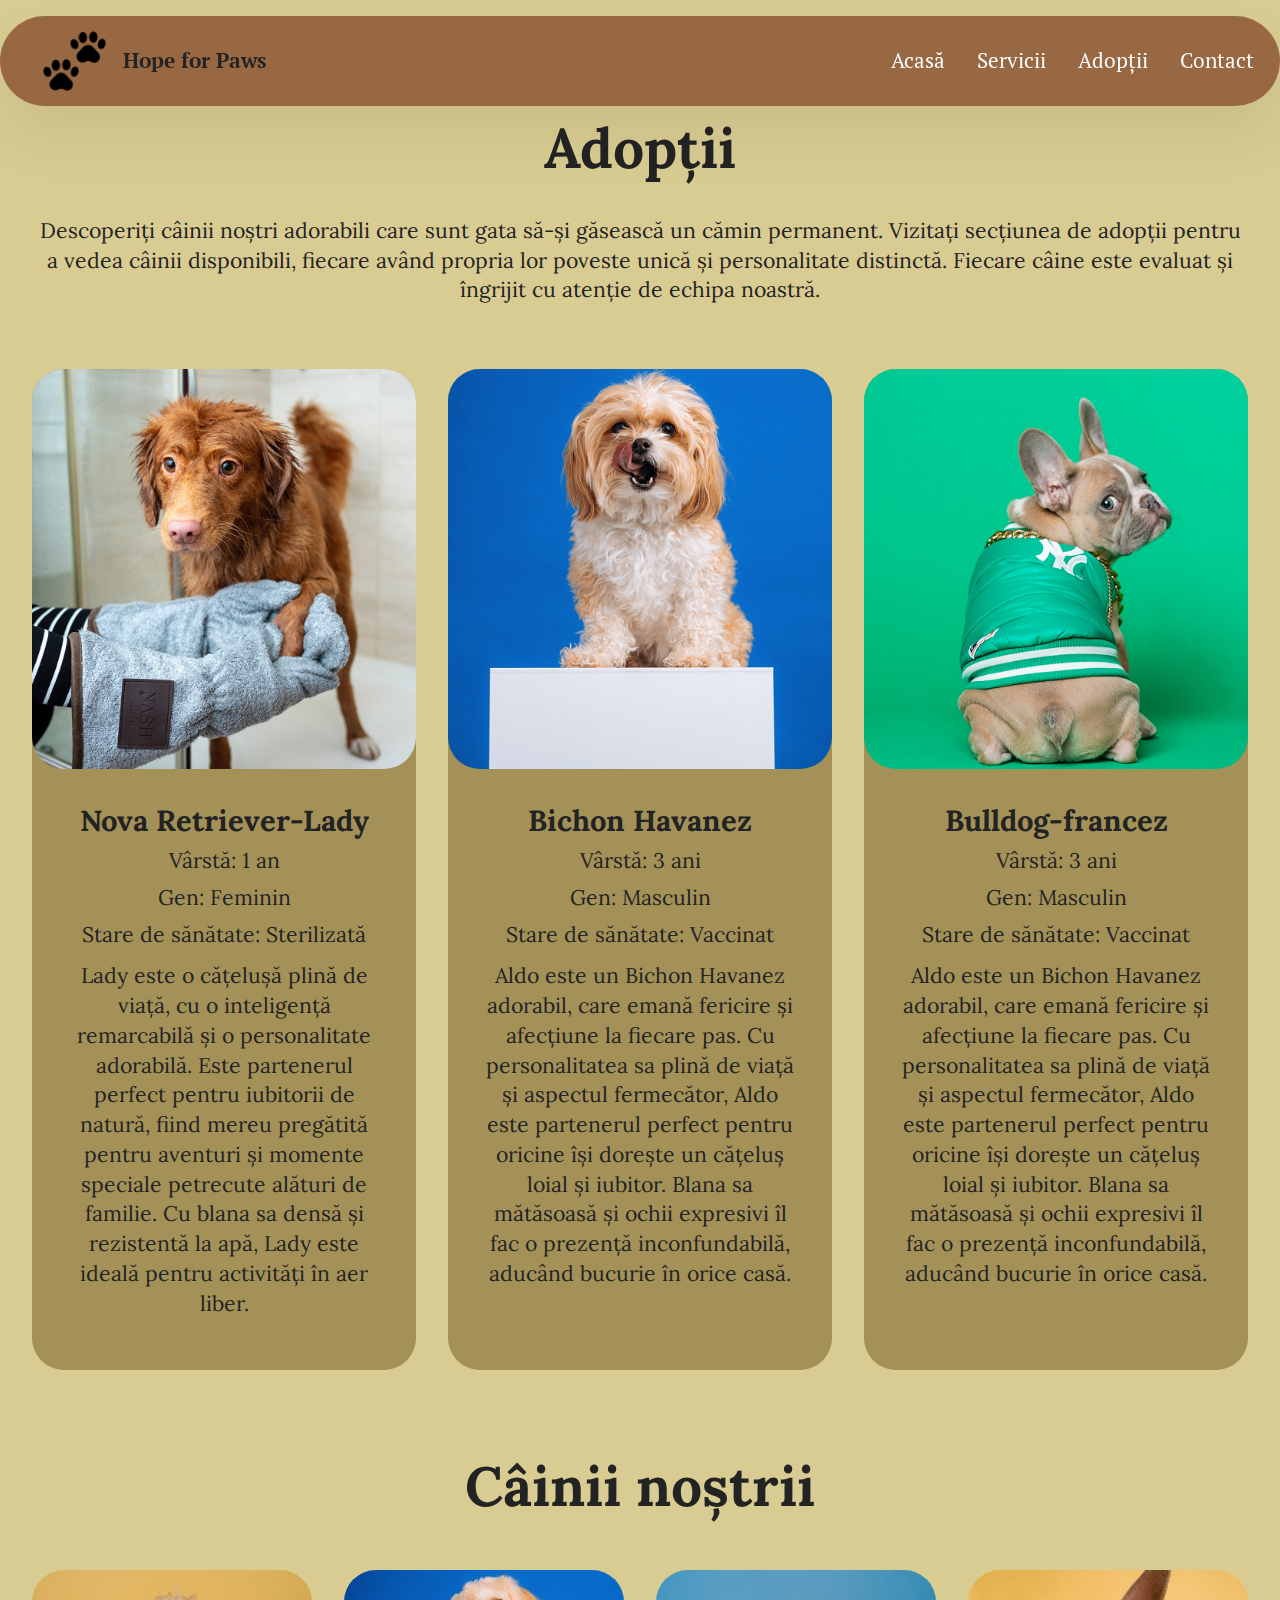
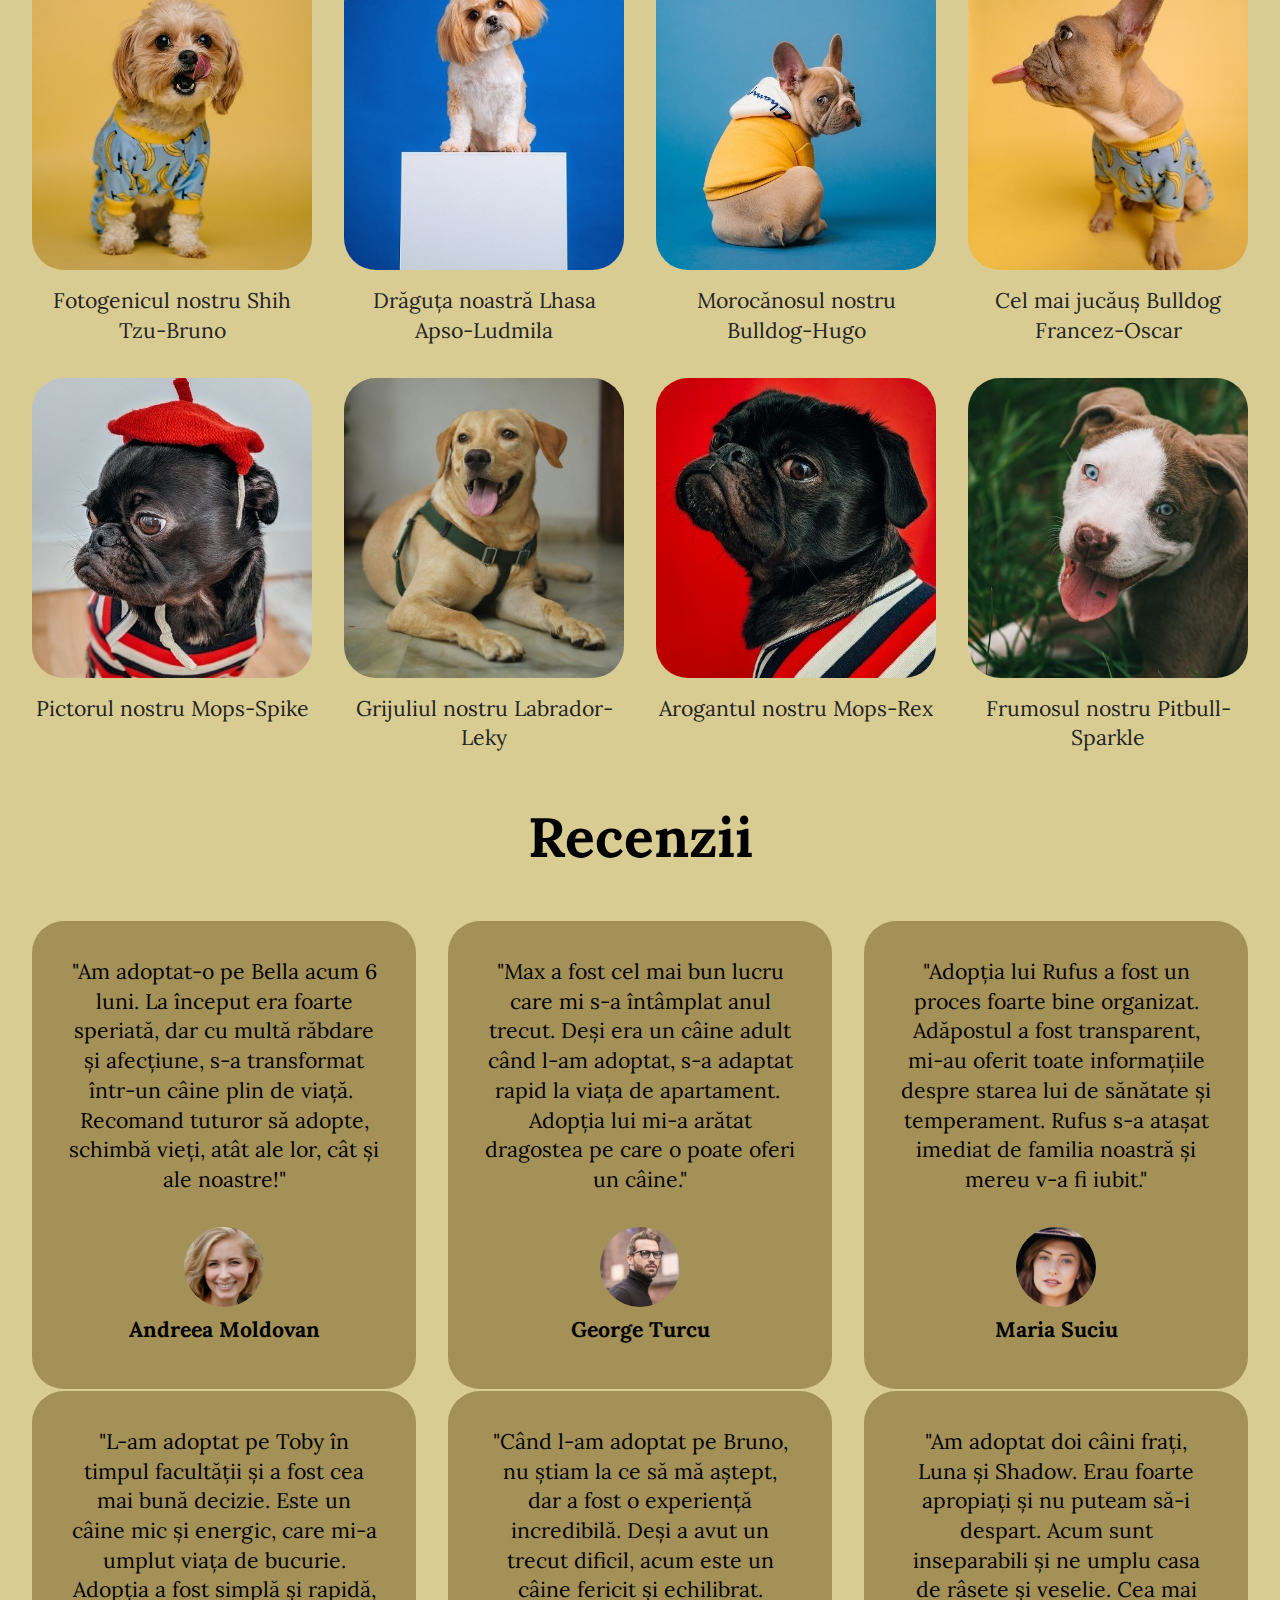
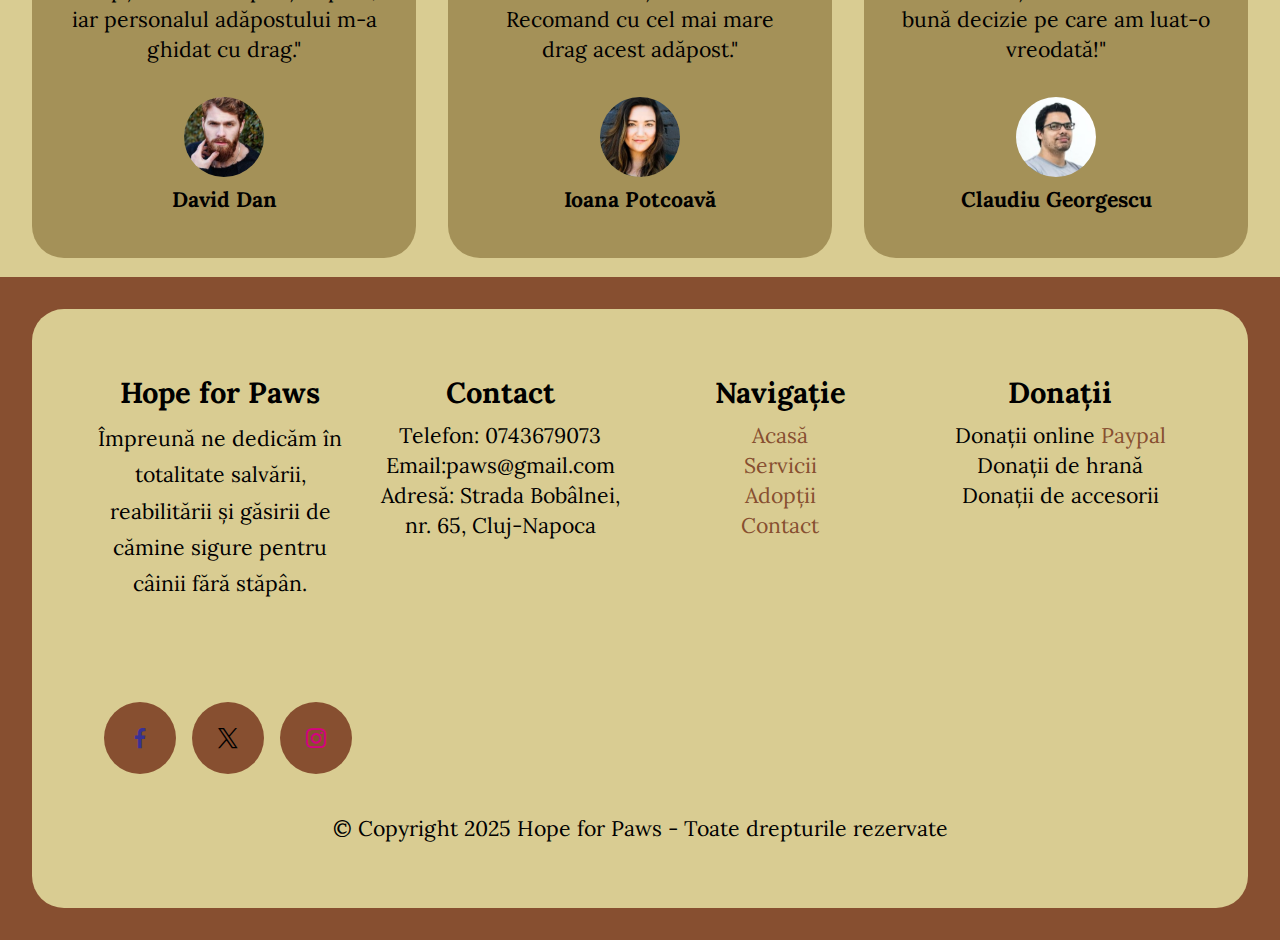
<file: adoptii.html>
<!DOCTYPE html>
<html lang="ro"  >
<head>
	<meta charset="UTF-8">
	<meta http-equiv="X-UA-Compatible" content="IE=edge">
	<meta name="author" content="Moldovan Anca">
	<meta name="viewport" content="width=device-width, initial-scale=1, minimum-scale=1">
	<link rel="shortcut icon" href="assets/images/paws.png" type="image/x-icon">
	<meta name="keywords" content="adopții, donații, câini.">
	<meta name="description" content="Bine ați venit pe site-ul oficial al Adăpostului de Câini Hope for Paws! Acest site este dedicat prezentării activității noastre, sprijinirii adopțiilor responsabile și oferirii de resurse pentru cei care doresc să se implice în viața și bunăstarea câinilor fără stăpân.">
  
  
  <title>Adoptii</title>
  <link rel="stylesheet" href="assets/web/assets/mobirise-icons2/mobirise2.css">
  <link rel="stylesheet" href="assets/bootstrap/css/bootstrap.min.css">
  <link rel="stylesheet" href="assets/bootstrap/css/bootstrap-grid.min.css">
  <link rel="stylesheet" href="assets/bootstrap/css/bootstrap-reboot.min.css">
  <link rel="stylesheet" href="assets/dropdown/css/style.css">
  <link rel="stylesheet" href="assets/socicon/css/styles.css">
  <link rel="stylesheet" href="assets/theme/css/style.css">
  <link rel="preload" href="https://fonts.googleapis.com/css?family=PT+Serif:400,400i,700,700i&display=swap" as="style" onload="this.onload=null;this.rel='stylesheet'">
  <noscript><link rel="stylesheet" href="https://fonts.googleapis.com/css?family=PT+Serif:400,400i,700,700i&display=swap"></noscript>
  <link rel="preload" href="https://fonts.googleapis.com/css?family=Lora:400,500,600,700,400i,500i,600i,700i&display=swap" as="style" onload="this.onload=null;this.rel='stylesheet'">
  <noscript><link rel="stylesheet" href="https://fonts.googleapis.com/css?family=Lora:400,500,600,700,400i,500i,600i,700i&display=swap"></noscript>
  <link rel="preload" as="style" href="assets/mobirise/css/mbr-additional.css?v=GsjBBH"><link rel="stylesheet" href="assets/mobirise/css/mbr-additional.css?v=GsjBBH" type="text/css">

  
  
  
</head>
<body>
  
  <div data-bs-version="5.1" class="menu menu1 cid-uzQEP1WVkR" id="menu01-0">
	

	<nav class="navbar navbar-dropdown navbar-fixed-top navbar-expand-lg">
		<div class="container">
			<div class="navbar-brand">
				<span class="navbar-logo">
					<a href="index.html">
						<img src="assets/images/paws.png" alt="Logo-ul nostru cu două lăbuţe de căţeluş" style="height: 4.1rem;">
					</a>
				</span>
				<span class="navbar-caption-wrap"><a class="navbar-caption text-black display-4" href="index.html">Hope for Paws</a></span>
			</div>
			<button class="navbar-toggler" type="button" data-toggle="collapse" data-bs-toggle="collapse" data-target="#navbarSupportedContent" data-bs-target="#navbarSupportedContent"  aria-expanded="false" aria-label="Toggle navigation">
				<span class="hamburger">
					<span></span>
					<span></span>
					<span></span>
					<span></span>
				</span>
			</button>
			<div class="collapse navbar-collapse" id="navbarSupportedContent">
				<ul class="navbar-nav nav-dropdown nav-right" data-app-modern-menu="true"><li class="nav-item">
						<a class="nav-link link text-white text-primary display-4" href="index.html">Acasă</a>
					</li>
					<li class="nav-item">
						<a class="nav-link link text-white text-primary display-4" href="servicii.html" aria-expanded="false">Servicii</a>
					</li>
					<li class="nav-item">
						<a class="nav-link link text-white text-primary display-4" href="adoptii.html">Adopţii</a>
					</li>
					<li class="nav-item"><a class="nav-link link text-white text-primary display-4" href="contact.html">Contact</a></li>
				</ul>
				
				
			</div>
		</div>
	</nav>
</div>

<section data-bs-version="5.1" class="article11 cid-uzXDV2sl0J" id="article11-d">
    

    
    
    <div class="container">
        <div class="row justify-content-center">
            <div class="title col-md-12 col-lg-12">
                <h1 class="mbr-section-title mbr-fonts-style align-center mt-0 mb-0 display-2"><strong>Adopţii</strong></h1>
                <p class="mbr-section-subtitle align-center mbr-fonts-style mt-4 display-7">Descoperiți câinii noștri adorabili care sunt gata să-și găsească un cămin permanent. Vizitați secțiunea de adopții pentru a vedea câinii disponibili, fiecare având propria lor poveste unică și personalitate distinctă. Fiecare câine este evaluat și îngrijit cu atenție de echipa noastră.</p>
                
            </div>
        </div>
    </div>
</section>

<section data-bs-version="5.1" class="features4 start cid-uzXF2wDbEo" id="features04-f">
	
	
	<div class="container">
		<div class="row justify-content-center">
			<div class="col-12 content-head">
				
			</div>
		</div>
		<div class="row">
			<div class="item features-image col-12 col-md-6 col-lg-4">
				<div class="item-wrapper">
					<div class="item-img">
						<img src="assets/images/lady.png" alt="Căţeluşa Lady-care este spălată de personalul nostru">
					</div>
					<div class="item-content">
						<h2 class="item-title mbr-fonts-style display-5"><strong>Nova Retriever-Lady</strong></h2>
						<div class="mbr-text mbr-fonts-style display-7">
                         <p>Vârstă: 1 an</p>
						 <p>Gen: Feminin</p>
						 <p>Stare de sănătate: Sterilizată</p>
						</div>

                        <p class="mbr-text mbr-fonts-style display-7">Lady este o cățelușă plină de viață, cu o inteligență remarcabilă și o personalitate adorabilă. Este partenerul perfect pentru iubitorii de natură, fiind mereu pregătită pentru aventuri și momente speciale petrecute alături de familie. Cu blana sa densă și rezistentă la apă, Lady este ideală pentru activități în aer liber.</p>
						
					</div>

				</div>
			</div>
			<div class="item features-image col-12 col-md-6 col-lg-4">
				<div class="item-wrapper">
					<div class="item-img">
						<img src="assets/images/aldo.png" alt="Căţeluşul Aldo-care este foarte fotogenic">
					</div>
					<div class="item-content">
						<h2 class="item-title mbr-fonts-style display-5"><strong>Bichon Havanez</strong></h2>
						<div class="mbr-text mbr-fonts-style display-7">
							<p>Vârstă: 3 ani</p>
							<p>Gen: Masculin</p>
							<p>Stare de sănătate: Vaccinat</p>
						</div>
                        <p class="mbr-text mbr-fonts-style display-7">Aldo este un Bichon Havanez adorabil, care emană fericire și afecțiune la fiecare pas. Cu personalitatea sa plină de viață și aspectul fermecător, Aldo este partenerul perfect pentru oricine își dorește un cățeluș loial și iubitor. Blana sa mătăsoasă și ochii expresivi îl fac o prezență inconfundabilă, aducând bucurie în orice casă.</p>
					</div>
				</div>
			</div>
			<div class="item features-image col-12 col-md-6 col-lg-4">
				<div class="item-wrapper">
					<div class="item-img">
						<img src="assets/images/max.png" alt="Căţeluşul Max-fotogenicul nostru bulldog-francez ">
					</div>
					<div class="item-content">
						<h2 class="item-title mbr-fonts-style display-5">
							<strong>Bulldog-francez</strong>
						</h2>
						<div class="mbr-text mbr-fonts-style display-7">
							<p>Vârstă: 3 ani</p>
							<p>Gen: Masculin</p>
							<p>Stare de sănătate: Vaccinat</p>

                            <p class="mbr-text mbr-fonts-style display-7">Aldo este un Bichon Havanez adorabil, care emană fericire și afecțiune la fiecare pas. Cu personalitatea sa plină de viață și aspectul fermecător, Aldo este partenerul perfect pentru oricine își dorește un cățeluș loial și iubitor. Blana sa mătăsoasă și ochii expresivi îl fac o prezență inconfundabilă, aducând bucurie în orice casă.</p>
						</div>
						
					</div>
				</div>
			</div>
		</div>
	</div>
</section>

<section data-bs-version="5.1" class="gallery1 mbr-gallery cid-uzXKauGxww" id="gallery01-g">
    
    

    <div class="container-fluid">
        <div class="row justify-content-center">
            <div class="col-12 content-head">
                <div class="mb-5">
                    <h3 class="mbr-section-title mbr-fonts-style align-center m-0 display-2"><strong>Câinii noştrii</strong></h3>
                    
                </div>
            </div>
        </div>
        
        <div class="row mbr-gallery">
            <div class="col-12 col-md-6 col-lg-3 item gallery-image">
                <div class="item-wrapper mb-3" data-toggle="modal" data-bs-toggle="modal" data-target="#uAdStiTkN8-modal" data-bs-target="#uAdStiTkN8-modal">
                    <img class="w-100" src="assets/images/caine1.jpg" alt=" Shih Tzu-Bruno căţeluşul în pijamale cu banane" data-slide-to="0" data-bs-slide-to="0" data-target="#lb-uAdStiTkN8" data-bs-target="#lb-uAdStiTkN8">
                    <div class="icon-wrapper">
                        <span class="mobi-mbri mobi-mbri-search mbr-iconfont mbr-iconfont-btn"></span>
                    </div>
                </div>
                <p class="mbr-item-subtitle mbr-fonts-style align-center mb-0 mt-3 display-7">Fotogenicul nostru Shih Tzu-Bruno</p>
            </div>
            <div class="col-12 col-md-6 col-lg-3 item gallery-image">
                <div class="item-wrapper mb-3" data-toggle="modal" data-bs-toggle="modal" data-target="#uAdStiTkN8-modal" data-bs-target="#uAdStiTkN8-modal">
                    <img class="w-100" src="assets/images/caine2.jpg" alt="Lhasa Apso-Ludmila- o căţeluşă foarte fotogenică" data-slide-to="1" data-bs-slide-to="1" data-target="#lb-uAdStiTkN8" data-bs-target="#lb-uAdStiTkN8">
                    <div class="icon-wrapper">
                        <span class="mobi-mbri mobi-mbri-search mbr-iconfont mbr-iconfont-btn"></span>
                    </div>
                </div>
                <p class="mbr-item-subtitle mbr-fonts-style align-center mb-0 mt-3 display-7">Drăguţa noastră Lhasa Apso-Ludmila</p>
            </div>
            <div class="col-12 col-md-6 col-lg-3 item gallery-image">
                <div class="item-wrapper mb-3" data-toggle="modal" data-bs-toggle="modal" data-target="#uAdStiTkN8-modal" data-bs-target="#uAdStiTkN8-modal">
                    <img class="w-100" src="assets/images/caine5.jpg" alt="Bulldog-Hugo, căţeluşul îmbrăcat în hanorac Champion" data-slide-to="2" data-bs-slide-to="2" data-target="#lb-uAdStiTkN8" data-bs-target="#lb-uAdStiTkN8">
                    <div class="icon-wrapper">
                        <span class="mobi-mbri mobi-mbri-search mbr-iconfont mbr-iconfont-btn"></span>
                    </div>
                </div>
                <p class="mbr-item-subtitle mbr-fonts-style align-center mb-0 mt-3 display-7">Morocănosul nostru Bulldog-Hugo</p>
            </div>
            <div class="col-12 col-md-6 col-lg-3 item gallery-image">
                <div class="item-wrapper mb-3" data-toggle="modal" data-bs-toggle="modal" data-target="#uAdStiTkN8-modal" data-bs-target="#uAdStiTkN8-modal">
                    <img class="w-100" src="assets/images/caine4.jpg" alt="Bulldog Francez-Oscar, căţeluşul îmbrăcat în pijamale cu banane" data-slide-to="3" data-bs-slide-to="3" data-target="#lb-uAdStiTkN8" data-bs-target="#lb-uAdStiTkN8">
                    <div class="icon-wrapper">
                        <span class="mobi-mbri mobi-mbri-search mbr-iconfont mbr-iconfont-btn"></span>
                    </div>
                </div>
                <p class="mbr-item-subtitle mbr-fonts-style align-center mb-0 mt-3 display-7">Cel mai jucăuş Bulldog Francez-Oscar</p>
            </div>
            <div class="col-12 col-md-6 col-lg-3 item gallery-image">
                <div class="item-wrapper mb-3" data-toggle="modal" data-bs-toggle="modal" data-target="#uAdStiTkN8-modal" data-bs-target="#uAdStiTkN8-modal">
                    <img class="w-100" src="assets/images/caine7.jpg" alt="Pictorul nostru frumos Mops-Spike" data-slide-to="4" data-bs-slide-to="4" data-target="#lb-uAdStiTkN8" data-bs-target="#lb-uAdStiTkN8">
                    <div class="icon-wrapper">
                        <span class="mobi-mbri mobi-mbri-search mbr-iconfont mbr-iconfont-btn"></span>
                    </div>
                </div>
                <p class="mbr-item-subtitle mbr-fonts-style align-center mb-0 mt-3 display-7">Pictorul nostru Mops-Spike</p>
            </div>
            <div class="col-12 col-md-6 col-lg-3 item gallery-image">
                <div class="item-wrapper mb-3" data-toggle="modal" data-bs-toggle="modal" data-target="#uAdStiTkN8-modal" data-bs-target="#uAdStiTkN8-modal">
                    <img class="w-100" src="assets/images/labrador1.jpg" alt="Prietenul nostru labrador-Leky" data-slide-to="5" data-bs-slide-to="5" data-target="#lb-uAdStiTkN8" data-bs-target="#lb-uAdStiTkN8">
                    <div class="icon-wrapper">
                        <span class="mobi-mbri mobi-mbri-search mbr-iconfont mbr-iconfont-btn"></span>
                    </div>
                </div>
                <p class="mbr-item-subtitle mbr-fonts-style align-center mb-0 mt-3 display-7">Grijuliul nostru Labrador-Leky</p>
            </div>
            <div class="col-12 col-md-6 col-lg-3 item gallery-image">
                <div class="item-wrapper mb-3" data-toggle="modal" data-bs-toggle="modal" data-target="#uAdStiTkN8-modal" data-bs-target="#uAdStiTkN8-modal">
                    <img class="w-100" src="assets/images/caine8.jpg" alt="Fundalul roşu şi un Mops-Rex" data-slide-to="6" data-bs-slide-to="6" data-target="#lb-uAdStiTkN8" data-bs-target="#lb-uAdStiTkN8">
                    <div class="icon-wrapper">
                        <span class="mobi-mbri mobi-mbri-search mbr-iconfont mbr-iconfont-btn"></span>
                    </div>
                </div>
                <p class="mbr-item-subtitle mbr-fonts-style align-center mb-0 mt-3 display-7">Arogantul nostru Mops-Rex</p>
            </div>
            <div class="col-12 col-md-6 col-lg-3 item gallery-image">
                <div class="item-wrapper mb-3" data-toggle="modal" data-bs-toggle="modal" data-target="#uAdStiTkN8-modal" data-bs-target="#uAdStiTkN8-modal">
                    <img class="w-100" src="assets/images/pitbull1.jpg" alt="Prietenul nostru Pitbull-Sparkle care se joacă în iarbă" data-slide-to="7" data-bs-slide-to="7" data-target="#lb-uAdStiTkN8" data-bs-target="#lb-uAdStiTkN8">
                    <div class="icon-wrapper">
                        <span class="mobi-mbri mobi-mbri-search mbr-iconfont mbr-iconfont-btn"></span>
                    </div>
                </div>
                <p class="mbr-item-subtitle mbr-fonts-style align-center mb-0 mt-3 display-7">Frumosul nostru Pitbull-Sparkle</p>
            </div>
        </div>

        <div class="modal mbr-slider" tabindex="-1" role="dialog" aria-hidden="true" id="uAdStiTkN8-modal">
            <div class="modal-dialog" role="document">
                <div class="modal-content">
                    <div class="modal-body">
                        <div class="carousel slide" data-pause="false" data-bs-pause="false" id="lb-uAdStiTkN8" data-interval="5000" data-bs-interval="5000">
                            <div class="carousel-inner">
                                <div class="carousel-item active">
                                    <img class="d-block w-100" src="assets/images/caine1.jpg" alt="Shih Tzu-Bruno căţeluşul în pijamale cu banane">
                                </div>
                                <div class="carousel-item">
                                    <img class="d-block w-100" src="assets/images/caine2.jpg" alt="Lhasa Apso-Ludmila- o căţeluşă foarte fotogenică">
                                </div>
                                <div class="carousel-item">
                                    <img class="d-block w-100" src="assets/images/caine5.jpg" alt="Bulldog-Hugo, căţeluşul îmbrăcat în hanorac Champion">
                                </div>
                                <div class="carousel-item">
                                    <img class="d-block w-100" src="assets/images/caine4.jpg" alt="Bulldog Francez-Oscar, căţeluşul îmbrăcat în pijamale cu banane">
                                </div>
                                <div class="carousel-item">
                                    <img class="d-block w-100" src="assets/images/caine7.jpg" alt="Pictorul nostru frumos Mops-Spike">
                                </div>
                                <div class="carousel-item">
                                    <img class="d-block w-100" src="assets/images/labrador1.jpg" alt="Prietenul nostru labrador cu ham-Leky">
                                </div>
                                <div class="carousel-item">
                                    <img class="d-block w-100" src="assets/images/caine8.jpg" alt="Fundalul roşu şi un căţeluş Mops îmbrăcat pe nume Rex">
                                </div>
                                <div class="carousel-item">
                                    <img class="d-block w-100" src="assets/images/pitbull1.jpg" alt="Prietenul nostru Pitbull-Sparkle care se joacă în iarbă">
                                </div>
                            </div>
                            <ol class="carousel-indicators">
                                <li data-slide-to="0" data-bs-slide-to="0" class="active" data-target="#lb-uAdStiTkN8" data-bs-target="#lb-uAdStiTkN8"></li>
                                <li data-slide-to="1" data-bs-slide-to="1" data-target="#lb-uAdStiTkN8" data-bs-target="#lb-uAdStiTkN8"></li>
                                <li data-slide-to="2" data-bs-slide-to="2" data-target="#lb-uAdStiTkN8" data-bs-target="#lb-uAdStiTkN8"></li>
                                <li data-slide-to="3" data-bs-slide-to="3" data-target="#lb-uAdStiTkN8" data-bs-target="#lb-uAdStiTkN8"></li>
                                <li data-slide-to="4" data-bs-slide-to="4" data-target="#lb-uAdStiTkN8" data-bs-target="#lb-uAdStiTkN8"></li>
                                <li data-slide-to="5" data-bs-slide-to="5" data-target="#lb-uAdStiTkN8" data-bs-target="#lb-uAdStiTkN8"></li>
                                <li data-slide-to="6" data-bs-slide-to="6" data-target="#lb-uAdStiTkN8" data-bs-target="#lb-uAdStiTkN8"></li>
                                <li data-slide-to="7" data-bs-slide-to="7" data-target="#lb-uAdStiTkN8" data-bs-target="#lb-uAdStiTkN8"></li>
                            </ol>
                            <a role="button" href="" class="close" data-dismiss="modal" data-bs-dismiss="modal" aria-label="Close">
                            </a>
                            <a class="carousel-control-prev carousel-control" role="button" data-slide="prev" data-bs-slide="prev" href="#lb-uAdStiTkN8">
                                <span class="mobi-mbri mobi-mbri-arrow-prev" aria-hidden="true"></span>
                                <span class="sr-only visually-hidden">Previous</span>
                            </a>
                            <a class="carousel-control-next carousel-control" role="button" data-slide="next" data-bs-slide="next" href="#lb-uAdStiTkN8">
                                <span class="mobi-mbri mobi-mbri-arrow-next" aria-hidden="true"></span>
                                <span class="sr-only visually-hidden">Next</span>
                            </a>
                        </div>
                    </div>
                </div>
            </div>
        </div>
    </div>
</section>

<section data-bs-version="5.1" class="people04 cid-uzXS9hOi0l" id="people04-h">
	
	
	<div class="container">
		<div class="row mb-5 justify-content-center">
			<div class="col-12 mb-0 content-head">
				<h3 class="mbr-section-title mbr-fonts-style align-center mb-0 display-2"><strong>Recenzii</strong></h3>
				
			</div>
		</div>
		<div class="row mbr-masonry" data-masonry='{"percentPosition": true }'>
			<div class="item features-without-image col-12 col-md-6 col-lg-4 active">
				<div class="item-wrapper">
					<div class="card-box align-left">
						<p class="card-text mbr-fonts-style display-7">"Am adoptat-o pe Bella acum 6 luni. La început era foarte speriată, dar cu multă răbdare și afecțiune, s-a transformat într-un câine plin de viață.&nbsp; Recomand tuturor să adopte, schimbă vieți, atât ale lor, cât și ale noastre!"</p>
						<div class="img-wrapper mt-4 mb-2">
							<img src="assets/images/andreea-1.jpeg" alt="O femeie blondă care zâmbeşte numită Andreea Moldovan" data-bs-slide-to="0">
						</div>
						<h4 class="card-title mbr-fonts-style display-7"><strong>Andreea Moldovan</strong></h4>
					</div>
				</div>
			</div>
			<div class="item features-without-image col-12 col-md-6 col-lg-4">
				<div class="item-wrapper">
					<div class="card-box align-left">
						<p class="card-text mbr-fonts-style display-7">"Max a fost cel mai bun lucru care mi s-a întâmplat anul trecut. Deși era un câine adult când l-am adoptat, s-a adaptat rapid la viața de apartament.&nbsp; Adopția lui mi-a arătat dragostea pe care o poate oferi un câine."
						</p>
						<div class="img-wrapper mt-4 mb-2">
							<img src="assets/images/george.jpeg" data-bs-slide-to="1" alt="Un bărbat cu ochelari numit George Turcu">
						</div>
						<h4 class="card-title mbr-fonts-style display-7"><strong>George Turcu</strong></h4>
					</div>
				</div>
			</div>
			<div class="item features-without-image col-12 col-md-6 col-lg-4">
				<div class="item-wrapper">
					<div class="card-box align-left">
						<p class="card-text mbr-fonts-style display-7">
							"Adopția lui Rufus a fost un proces foarte bine organizat. Adăpostul a fost transparent, mi-au oferit toate informațiile despre starea lui de sănătate și temperament. Rufus s-a atașat imediat de familia noastră şi mereu v-a fi iubit."</p>
						<div class="img-wrapper mt-4 mb-2">
							<img src="assets/images/maria.jpeg" data-bs-slide-to="2" alt="O domnişoară cu pălărie numită-Maria Suciu">
						</div>
						<h4 class="card-title mbr-fonts-style display-7"><strong>Maria Suciu</strong></h4>
					</div>
				</div>
			</div>
			<div class="item features-without-image col-12 col-md-6 col-lg-4">
				<div class="item-wrapper">
					<div class="card-box align-left">
						<p class="card-text mbr-fonts-style display-7">
							"L-am adoptat pe Toby în timpul facultății și a fost cea mai bună decizie. Este un câine mic și energic, care mi-a umplut viața de bucurie. Adopția a fost simplă și rapidă, iar personalul adăpostului m-a ghidat cu drag."
						</p>
						<div class="img-wrapper mt-4 mb-2">
							<img src="assets/images/david.jpeg" data-bs-slide-to="3" alt="Un tânăr bărbos pe nume-David Dan">
						</div>
						<h4 class="card-title mbr-fonts-style display-7"><strong>David Dan</strong></h4>
					</div>
				</div>
			</div>
			<div class="item features-without-image col-12 col-md-6 col-lg-4">
				<div class="item-wrapper">
					<div class="card-box align-left">
						<p class="card-text mbr-fonts-style display-7">
							"Când l-am adoptat pe Bruno, nu știam la ce să mă aștept, dar a fost o experiență incredibilă. Deși a avut un trecut dificil, acum este un câine fericit și echilibrat. Recomand cu cel mai mare drag acest adăpost."
						</p>
						<div class="img-wrapper mt-4 mb-2">
							<img src="assets/images/ioana.jpeg" data-bs-slide-to="4" alt="O doamnă care zâmbeşte frumos numită-Ioana Potcoavă">
						</div>
						<h4 class="card-title mbr-fonts-style display-7"><strong>Ioana Potcoavă</strong></h4>
					</div>
				</div>
			</div>
			<div class="item features-without-image col-12 col-md-6 col-lg-4">
				<div class="item-wrapper">
					<div class="card-box align-left">
						<p class="card-text mbr-fonts-style display-7">
							"Am adoptat doi câini frați, Luna și Shadow. Erau foarte apropiați și nu puteam să-i despart. Acum sunt inseparabili și ne umplu casa de râsete și veselie. Cea mai bună decizie pe care am luat-o vreodată!"
						</p>
						<div class="img-wrapper mt-4 mb-2">
							<img src="assets/images/claudiu.jpeg"  data-bs-slide-to="5" alt="Un domn cu ochelari numit-Claudiu Georgescu">
						</div>
						<h4 class="card-title mbr-fonts-style display-7"><strong>Claudiu Georgescu</strong></h4>
					</div>
				</div>
			</div>
		</div>
	</div>
</section>

<section data-bs-version="5.1" class="footer1 cid-uzRguZwgmD" id="footer01-a">
	

	
	
	<div class="container">
		<div class="row mbr-white">
			<div class="col-12 col-md-6 col-lg-3">
				<h5 class="mbr-section-subtitle mbr-fonts-style mb-2 display-5"><strong>Hope for Paws</strong></h5>
				<ul class="list mbr-fonts-style display-7">
					<li class="mbr-text item-wrap">Împreună ne dedicăm în totalitate salvării, reabilitării și găsirii de cămine sigure pentru câinii fără stăpân.</li>
					<li class="mbr-text item-wrap"><br></li>
				</ul>
			</div>
			<div class="col-12 col-md-6 col-lg-3">
				<h5 class="mbr-section-subtitle mbr-fonts-style mb-2 display-5"><strong>Contact</strong></h5>
				<ul class="list mbr-fonts-style display-7">
					<li>Telefon: 0743679073</li>
					<li>Email:paws@gmail.com</li>
					<li>Adresă: Strada Bobâlnei, nr. 65, Cluj-Napoca</li>
                </ul>
			</div>
			<div class="col-12 col-md-6 col-lg-3">
				<h5 class="mbr-section-subtitle mbr-fonts-style mb-2 display-5"><strong>Navigație</strong></h5>
				<ul class="list mbr-fonts-style display-7">
					<li><a href="index.html" class="text-primary">Acasă</a></li>
					<li><a href="servicii.html" class="text-primary">Servicii</a></li>
					<li><a href="adoptii.html" class="text-primary">Adopţii</a></li>
					<li><a href="contact.html" class="text-primary">Contact</a></li>
				</ul>			</div>
			<div class="col-12 col-md-6 col-lg-3">
				<h5 class="mbr-section-subtitle mbr-fonts-style mb-2 display-5"><strong>Donații</strong></h5>
				<ul class="list mbr-fonts-style display-7">
					<li>Donații online <a href="https://www.paypal.com/donate?Z3JncnB0=" class="text-primary" target="_blank"> Paypal</a></li>
					<li>Donații de hrană</li>
					<li>Donații de accesorii</li>
				</ul>
			</div>
			<div class="col-12 mt-5 footer-col">
				

				<div class="social-row mt-2 display-7">
					<div class="soc-item">
						<a href="https://www.facebook.com/people/LoveLife4Animals/100064518286642/?mibextid=LQQJ4d&rdid=d08sy5kP7Vv7hvyS&share_url=https%3A%2F%2Fwww.facebook.com%2Fshare%2F19w7sWvEgm%2F%3Fmibextid%3DLQQJ4d" target="_blank">
							<span class="mbr-iconfont socicon-facebook socicon" style="color: rgb(57, 49, 147); fill: rgb(57, 49, 147);"></span>
						</a>
					</div>
					<div class="soc-item">
						<a href="https://x.com/contul_tau" target="_blank">
							<span class="mbr-iconfont socicon-twitter socicon"></span>
						</a>
					</div>
					<div class="soc-item">
						<a href="https://www.instagram.com/p/CV8joFWoBZ9/?igsh=M2ZrYTNpOXN2aDht" target="_blank">
							<span class="mbr-iconfont socicon-instagram socicon" style="color: rgb(215, 0, 129); fill: rgb(215, 0, 129);"></span>
						</a>
					</div>
					
				</div>
			</div>
			<div class="col-12 mt-4">
				<p class="mbr-text mb-0 mbr-fonts-style copyright align-center display-7">
					© Copyright 2025 Hope for Paws - Toate drepturile rezervate</p>
			</div>
		</div>
	</div>
</section>
<script src="assets/bootstrap/js/bootstrap.bundle.min.js"></script>  
<script src="assets/smoothscroll/smooth-scroll.js"></script>  
<script src="assets/ytplayer/index.js"></script>  
<script src="assets/dropdown/js/navbar-dropdown.js"></script>  
<script src="assets/masonry/masonry.pkgd.min.js"></script>  
<script src="assets/imagesloaded/imagesloaded.pkgd.min.js"></script>  
<script src="assets/theme/js/script.js"></script>  
  
  
</body>
</html>
</file>
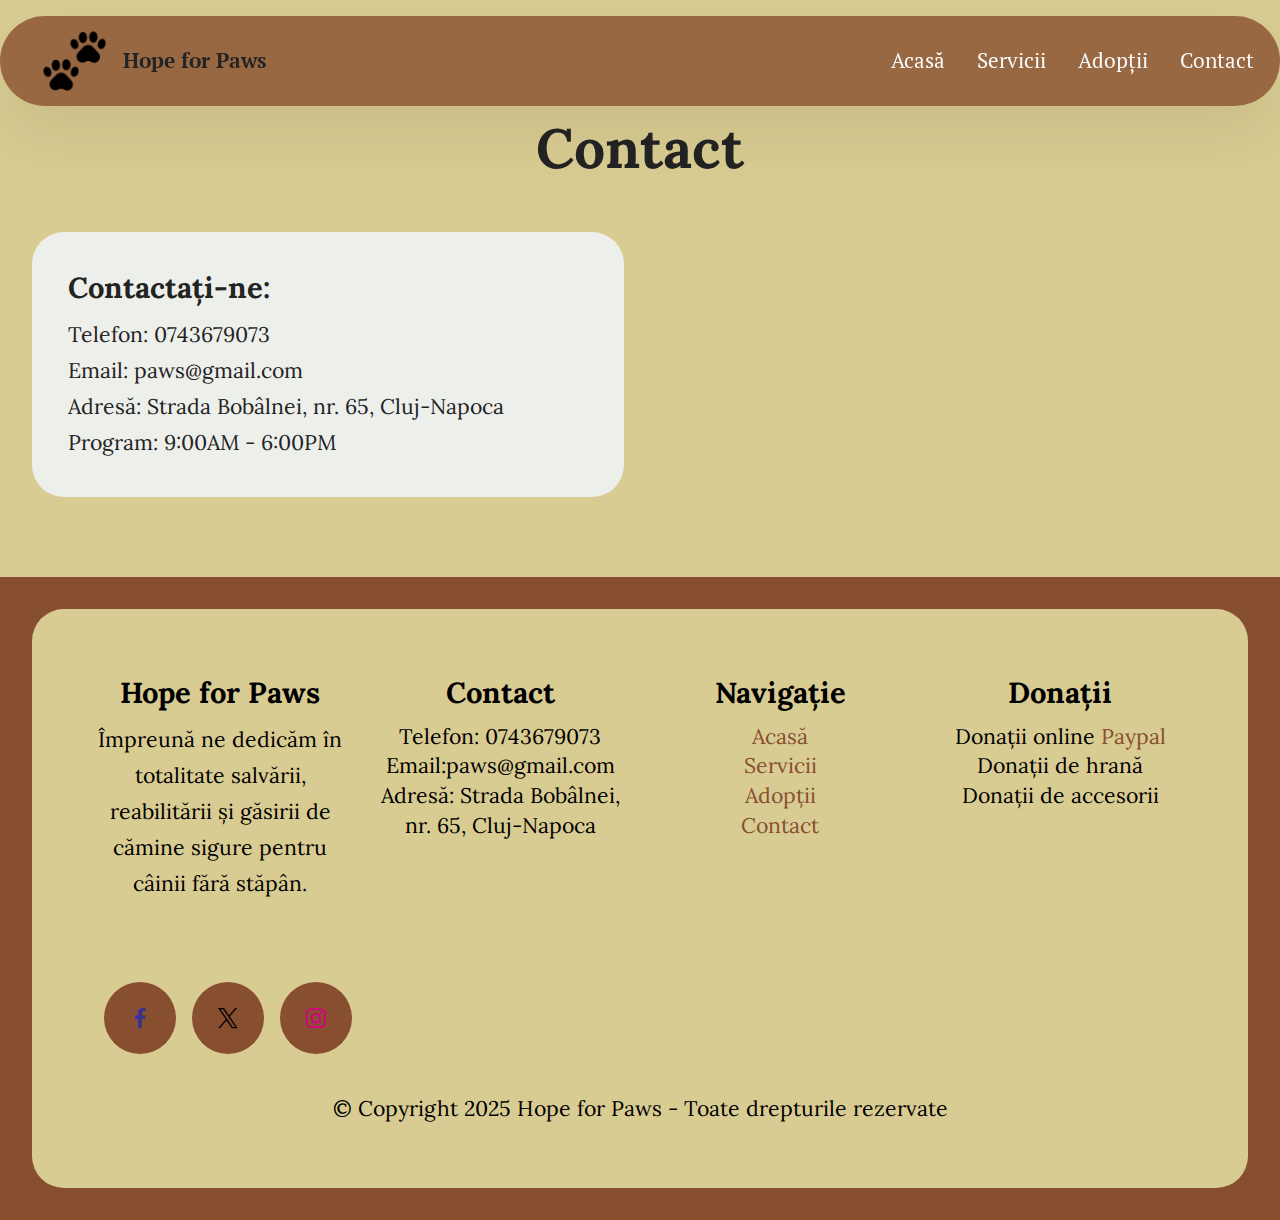
<file: contact.html>
<!DOCTYPE html>
<html lang="ro">
<head>
	<meta charset="UTF-8">
	<meta http-equiv="X-UA-Compatible" content="IE=edge">
	<meta name="author" content="Moldovan Anca">
	<meta name="viewport" content="width=device-width, initial-scale=1, minimum-scale=1">
	<link rel="shortcut icon" href="assets/images/paws.png" type="image/x-icon">
	<meta name="keywords" content="adopții, donații, câini.">
	<meta name="description" content="Bine ați venit pe site-ul oficial al Adăpostului de Câini Hope for Paws! Acest site este dedicat prezentării activității noastre, sprijinirii adopțiilor responsabile și oferirii de resurse pentru cei care doresc să se implice în viața și bunăstarea câinilor fără stăpân.">
  
  
  <title>Contact</title>
  <link rel="stylesheet" href="assets/web/assets/mobirise-icons2/mobirise2.css">
  <link rel="stylesheet" href="assets/bootstrap/css/bootstrap.min.css">
  <link rel="stylesheet" href="assets/bootstrap/css/bootstrap-grid.min.css">
  <link rel="stylesheet" href="assets/bootstrap/css/bootstrap-reboot.min.css">
  <link rel="stylesheet" href="assets/dropdown/css/style.css">
  <link rel="stylesheet" href="assets/socicon/css/styles.css">
  <link rel="stylesheet" href="assets/theme/css/style.css">
  <link rel="preload" href="https://fonts.googleapis.com/css?family=PT+Serif:400,400i,700,700i&display=swap" as="style" onload="this.onload=null;this.rel='stylesheet'">
  <noscript><link rel="stylesheet" href="https://fonts.googleapis.com/css?family=PT+Serif:400,400i,700,700i&display=swap"></noscript>
  <link rel="preload" href="https://fonts.googleapis.com/css?family=Lora:400,500,600,700,400i,500i,600i,700i&display=swap" as="style" onload="this.onload=null;this.rel='stylesheet'">
  <noscript><link rel="stylesheet" href="https://fonts.googleapis.com/css?family=Lora:400,500,600,700,400i,500i,600i,700i&display=swap"></noscript>
  <link rel="preload" as="style" href="assets/mobirise/css/mbr-additional.css?v=loN5tc"><link rel="stylesheet" href="assets/mobirise/css/mbr-additional.css?v=loN5tc" type="text/css">

  
  
  
</head>
<body>
  
  <div data-bs-version="5.1" class="menu menu1 cid-uzQEP1WVkR" id="menu01-0">
	

	<nav class="navbar navbar-dropdown navbar-fixed-top navbar-expand-lg">
		<div class="container">
			<div class="navbar-brand">
				<span class="navbar-logo">
					<a href="index.html">
						<img src="assets/images/paws.png" alt="Logo Hope for Paws cu două lăbuţe de căţeluş" style="height: 4.1rem;">
					</a>
				</span>
				<span class="navbar-caption-wrap"><a class="navbar-caption text-black display-4" href="index.html">Hope for Paws</a></span>
			</div>
			<button class="navbar-toggler" type="button" data-toggle="collapse" data-bs-toggle="collapse" data-target="#navbarSupportedContent" data-bs-target="#navbarSupportedContent"  aria-expanded="false" aria-label="Toggle navigation">
				<span class="hamburger">
					<span></span>
					<span></span>
					<span></span>
					<span></span>
				</span>
			</button>
			<div class="collapse navbar-collapse" id="navbarSupportedContent">
				<ul class="navbar-nav nav-dropdown nav-right" data-app-modern-menu="true"><li class="nav-item">
						<a class="nav-link link text-white text-primary display-4" href="index.html">Acasă</a>
					</li>
					<li class="nav-item">
						<a class="nav-link link text-white text-primary display-4" href="servicii.html" aria-expanded="false">Servicii</a>
					</li>
					<li class="nav-item">
						<a class="nav-link link text-white text-primary display-4" href="adoptii.html">Adopţii</a>
					</li><li class="nav-item"><a class="nav-link link text-white text-primary display-4" href="contact.html">Contact</a></li></ul>
				
				
			</div>
		</div>
	</nav>
</div>

<section data-bs-version="5.1" class="contacts02 map1 cid-uzY3FZK9yn" id="contacts02-i">
   <div class="container">
        <div class="row justify-content-center">
            <div class="col-12 content-head">
                <div class="mbr-section-head mb-5">
                    <h1 class="mbr-section-title mbr-fonts-style align-center mb-0 display-2">
                        <strong>Contact</strong></h1>
                    
                </div>
            </div>
        </div>
        <div class="row justify-content-center">
            <div class="card col-12 col-md-12 col-lg-6">
                <div class="card-wrapper">
                    <div class="text-wrapper">
                        <h2 class="cardTitle mbr-fonts-style mb-2 display-5">
                            <strong>Contactaţi-ne:</strong></h2>
                        <ul class="list mbr-fonts-style display-7">
                            <li class="mbr-text item-wrap">Telefon: 0743679073</li>
                            <li class="mbr-text item-wrap">Email: paws@gmail.com</li>
							<li class="mbr-text item-wrap">Adresă: Strada Bobâlnei, nr. 65, Cluj-Napoca</li>
                            <li class="mbr-text item-wrap">Program: 9:00AM - 6:00PM</li>
                        </ul>
                    </div>
                </div>
            </div>
            <div class="map-wrapper col-md-12 col-lg-6">
                <div class="google-map"><iframe style="border:0" src="https://www.google.com/maps/embed?pb=!1m18!1m12!1m3!1d2731.6517875068616!2d23.624273421063677!3d46.791465410405195!2m3!1f0!2f0!3f0!3m2!1i1024!2i768!4f13.1!3m3!1m2!1s0x47490c081de12ff3%3A0xd850d52a4fda107!2zQ2VudHJ1bCBkZSBHZXN0aW9uYXJlIEPDomluaSBGxINyxIMgU3TEg3DDom4gQ2x1aiBOYXBvY2E!5e0!3m2!1sro!2sro!4v1732999099215!5m2!1sro!2sro" allowfullscreen=""></iframe>
				</div>
				
            </div>
        </div>
    </div>
</section>

<section data-bs-version="5.1" class="footer1 cid-uzRguZwgmD" id="footer01-a">
	

	
	
	<div class="container">
		<div class="row mbr-white">
			<div class="col-12 col-md-6 col-lg-3">
				<h3 class="mbr-section-subtitle mbr-fonts-style mb-2 display-5"><strong>Hope for Paws</strong></h3>
				<div class="list mbr-fonts-style display-7">
					<p class="mbr-text item-wrap">Împreună ne dedicăm în totalitate salvării, reabilitării și găsirii de cămine sigure pentru câinii fără stăpân.</p>
					
				</div>
			</div>
			<div class="col-12 col-md-6 col-lg-3">
				<h3 class="mbr-section-subtitle mbr-fonts-style mb-2 display-5"><strong>Contact</strong></h3>
				<ul class="list mbr-fonts-style display-7">
					<li>Telefon: 0743679073</li>
					<li>Email:paws@gmail.com</li>
					<li>Adresă: Strada Bobâlnei, nr. 65, Cluj-Napoca</li>
                </ul>
			</div>
			<div class="col-12 col-md-6 col-lg-3">
				<h3 class="mbr-section-subtitle mbr-fonts-style mb-2 display-5"><strong>Navigație</strong></h3>
				<ul class="list mbr-fonts-style display-7">
					<li><a href="index.html" class="text-primary">Acasă</a></li>
					<li><a href="servicii.html" class="text-primary">Servicii</a></li>
					<li><a href="adoptii.html" class="text-primary">Adopţii</a></li>
					<li><a href="contact.html" class="text-primary">Contact</a></li>
				</ul>
			</div>
			<div class="col-12 col-md-6 col-lg-3">
				<h3 class="mbr-section-subtitle mbr-fonts-style mb-2 display-5"><strong>Donații</strong></h3>
				<ul class="list mbr-fonts-style display-7">
					<li>Donații online<a href="https://www.paypal.com/donate?Z3JncnB0=" class="text-primary" target="_blank"> Paypal</a></li>
					<li>Donații de hrană</li>
					<li>Donații de accesorii</li>
				</ul>
			</div>
			<div class="col-12 mt-5 footer-col">
				

				<div class="social-row mt-2 display-7">
					<div class="soc-item">
						<a href="https://www.facebook.com/people/LoveLife4Animals/100064518286642/?mibextid=LQQJ4d&rdid=d08sy5kP7Vv7hvyS&share_url=https%3A%2F%2Fwww.facebook.com%2Fshare%2F19w7sWvEgm%2F%3Fmibextid%3DLQQJ4d" target="_blank">
							<span class="mbr-iconfont socicon-facebook socicon" style="color: rgb(57, 49, 147); fill: rgb(57, 49, 147);"></span>
						</a>
					</div>
					<div class="soc-item">
						<a href="https://x.com/contul_tau" target="_blank">
							<span class="mbr-iconfont socicon-twitter socicon"></span>
						</a>
					</div>
					<div class="soc-item">
						<a href="https://www.instagram.com/p/CV8joFWoBZ9/?igsh=M2ZrYTNpOXN2aDht" target="_blank">
							<span class="mbr-iconfont socicon-instagram socicon" style="color: rgb(215, 0, 129); fill: rgb(215, 0, 129);"></span>
						</a>
					</div>
					
				</div>
			</div>
			<div class="col-12 mt-4">
				<p class="mbr-text mb-0 mbr-fonts-style copyright align-center display-7">
					© Copyright 2025 Hope for Paws - Toate drepturile rezervate</p>
			</div>
		</div>
	</div>
</section>
<script src="assets/bootstrap/js/bootstrap.bundle.min.js"></script>  
<script src="assets/smoothscroll/smooth-scroll.js"></script>  
<script src="assets/ytplayer/index.js"></script>  
<script src="assets/dropdown/js/navbar-dropdown.js"></script>  
<script src="assets/theme/js/script.js"></script>  
  
  
</body>
</html>
</file>
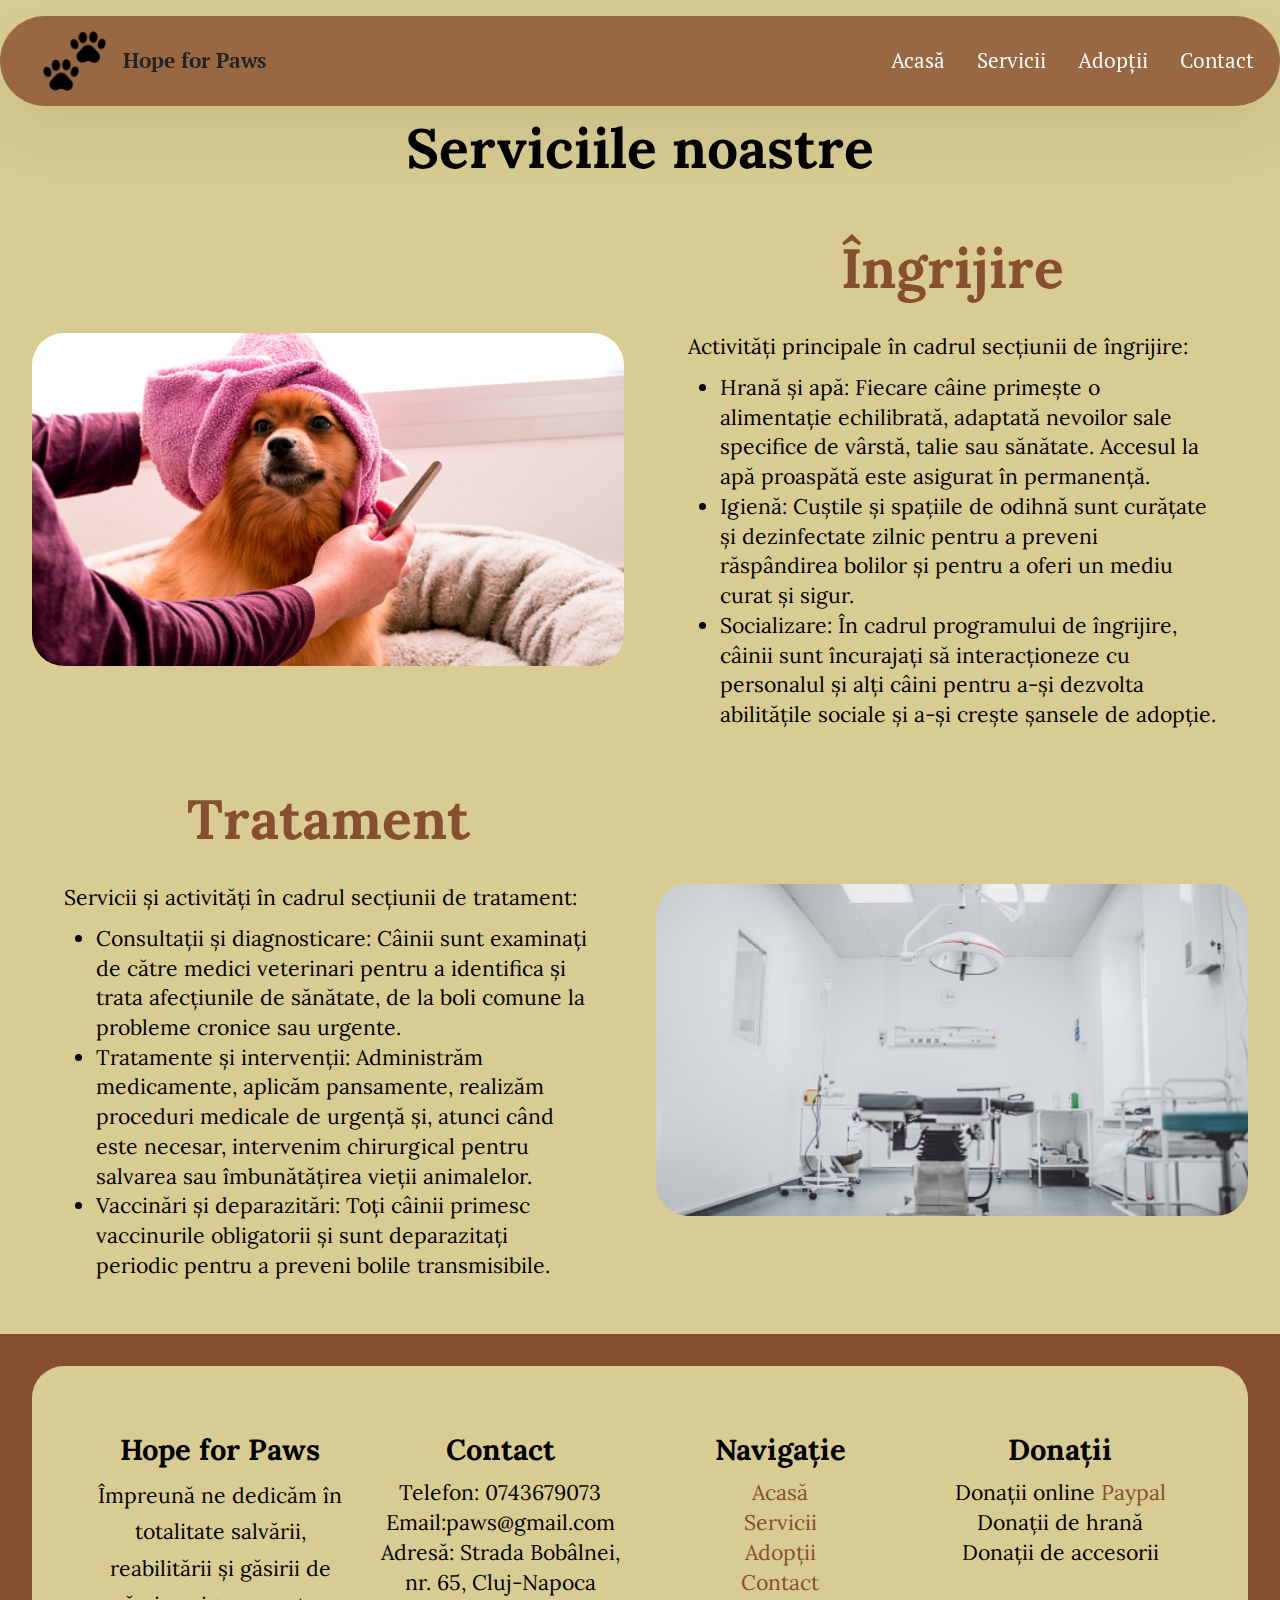
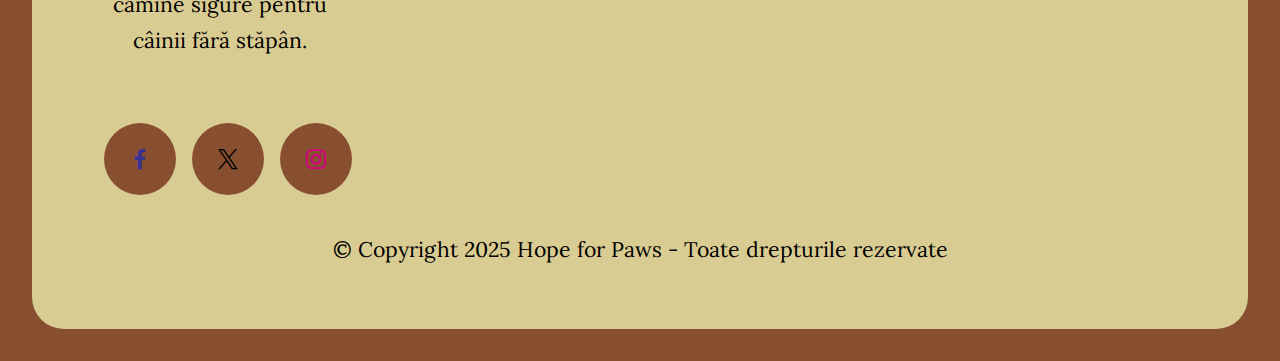
<file: servicii.html>
<!DOCTYPE html>
<html lang="ro" >
<head>
	<meta charset="UTF-8">
	<meta http-equiv="X-UA-Compatible" content="IE=edge">
	<meta name="author" content="Moldovan Anca">
	<meta name="viewport" content="width=device-width, initial-scale=1, minimum-scale=1">
	<link rel="shortcut icon" href="assets/images/paws.png" type="image/x-icon">
	<meta name="keywords" content="adopții, donații, câini.">
	<meta name="description" content="Bine ați venit pe site-ul oficial al Adăpostului de Câini Hope for Paws! Acest site este dedicat prezentării activității noastre, sprijinirii adopțiilor responsabile și oferirii de resurse pentru cei care doresc să se implice în viața și bunăstarea câinilor fără stăpân.">
  
	<title>Servicii</title>

  <link rel="stylesheet" href="assets/web/assets/mobirise-icons2/mobirise2.css">
  <link rel="stylesheet" href="assets/bootstrap/css/bootstrap.min.css">
  <link rel="stylesheet" href="assets/bootstrap/css/bootstrap-grid.min.css">
  <link rel="stylesheet" href="assets/bootstrap/css/bootstrap-reboot.min.css">
  <link rel="stylesheet" href="assets/dropdown/css/style.css">
  <link rel="stylesheet" href="assets/socicon/css/styles.css">
  <link rel="stylesheet" href="assets/theme/css/style.css">
  <link rel="preload" href="https://fonts.googleapis.com/css?family=PT+Serif:400,400i,700,700i&display=swap" as="style" onload="this.onload=null;this.rel='stylesheet'">
  <noscript><link rel="stylesheet" href="https://fonts.googleapis.com/css?family=PT+Serif:400,400i,700,700i&display=swap"></noscript>
  <link rel="preload" href="https://fonts.googleapis.com/css?family=Lora:400,500,600,700,400i,500i,600i,700i&display=swap" as="style" onload="this.onload=null;this.rel='stylesheet'">
  <noscript><link rel="stylesheet" href="https://fonts.googleapis.com/css?family=Lora:400,500,600,700,400i,500i,600i,700i&display=swap"></noscript>
  <link rel="preload" as="style" href="assets/mobirise/css/mbr-additional.css?v=bp4iS9"><link rel="stylesheet" href="assets/mobirise/css/mbr-additional.css?v=bp4iS9" type="text/css">

  
  
  
</head>
<body>
  
  <div data-bs-version="5.1" class="menu menu1 cid-uzQEP1WVkR" id="menu01-0">
	

	<nav class="navbar navbar-dropdown navbar-fixed-top navbar-expand-lg">
		<div class="container">
			<div class="navbar-brand">
				<span class="navbar-logo">
					<a href="index.html">
						<img src="assets/images/paws.png" alt="Logo-ul nostru cu două lăbuţe de căţeluş" style="height: 4.1rem;">
					</a>
				</span>
				<span class="navbar-caption-wrap"><a class="navbar-caption text-black display-4" href="index.html">Hope for Paws</a></span>
			</div>
			<button class="navbar-toggler" type="button" data-toggle="collapse" data-bs-toggle="collapse" data-target="#navbarSupportedContent" data-bs-target="#navbarSupportedContent"
			aria-expanded="false" aria-label="Toggle navigation">
				<span class="hamburger">
					<span></span>
					<span></span>
					<span></span>
					<span></span>
				</span>
			</button>
			<div class="collapse navbar-collapse" id="navbarSupportedContent">
				<ul class="navbar-nav nav-dropdown nav-right" data-app-modern-menu="true"><li class="nav-item">
						<a class="nav-link link text-white text-primary display-4" href="index.html">Acasă</a>
					</li>
					<li class="nav-item">
						<a class="nav-link link text-white text-primary display-4" href="servicii.html" aria-expanded="false">Servicii</a>
					</li>
					<li class="nav-item">
						<a class="nav-link link text-white text-primary display-4" href="adoptii.html">Adopţii</a>
					</li><li class="nav-item"><a class="nav-link link text-white text-primary display-4" href="contact.html">Contact</a></li></ul>
				
				
			</div>
		</div>
	</nav>
</div>

<section data-bs-version="5.1" class="article11 cid-uAdQ99FIA8" id="article11-j">
    

    
    
    <div class="container">
        <div class="row justify-content-center">
            <div class="title col-md-12 col-lg-9">
                <h1 class="mbr-section-title mbr-fonts-style align-center mt-0 mb-0 display-2"><strong>Serviciile noastre</strong></h1>
                
                
            </div>
        </div>
    </div>
</section>

<section data-bs-version="5.1" class="start article2 cid-uzXwjb4CB8" id="article02-b">
	

	
	

	<div class="container">
		<div class="row justify-content-center">
			<div class="col-12 col-md-12 col-lg-6 image-wrapper">
				<img class="w-100" src="assets/images/ingrijire.png" alt="O căţeluşă care este la salonul de înfrumuseţare şi îngrijire">
			</div>
			<div class="col-12 col-md-12 col-lg">
				<div class="text-wrapper align-left">
					<h2 class="mbr-section-title mbr-fonts-style mb-4 display-2"><strong>Îngrijire</strong></h2>
					<div class="mbr-text align-left mbr-fonts-style mb-4 display-7">
					<p>Activități principale în cadrul secțiunii de îngrijire:</p>
					<ul>
                    <li>Hrană și apă: Fiecare câine primește o alimentație echilibrată, adaptată nevoilor sale specifice de vârstă, talie sau sănătate. Accesul la apă proaspătă este asigurat în permanență.</li>
                    <li>Igienă: Cuștile și spațiile de odihnă sunt curățate și dezinfectate zilnic pentru a preveni răspândirea bolilor și pentru a oferi un mediu curat și sigur.</li>
                    <li>Socializare: În cadrul programului de îngrijire, câinii sunt încurajați să interacționeze cu personalul și alți câini pentru a-și dezvolta abilitățile sociale și a-și crește șansele de adopție.</li>
				    </ul>
                </div>
					
				</div>
			</div>
		</div>
	</div>
</section>

<section data-bs-version="5.1" class="start article4 cid-uzXzUVzHcH" id="article04-c">
	<div class="container">
		<div class="row justify-content-center">
			<div class="col-12 col-md-12 col-lg-6 image-wrapper">
				<img class="w-100" src="assets/images/tratament.png" alt="Salonul de tratament pentru micii noştri prieteni">
			</div>
			<div class="col-12 col-md-12 col-lg">
				<div class="text-wrapper align-left">
					<h2 class="mbr-section-title mbr-fonts-style mb-4 display-2">
						<strong>Tratament</strong></h2>
				<div class="mbr-text mbr-fonts-style mb-4 display-7">
					<p>Servicii și activități în cadrul secțiunii de tratament:</p>
					<ul>
                    <li>Consultații și diagnosticare: Câinii sunt examinați de către medici veterinari pentru a identifica și trata afecțiunile de sănătate, de la boli comune la probleme cronice sau urgente.</li>
                    <li>Tratamente și intervenții: Administrăm medicamente, aplicăm pansamente, realizăm proceduri medicale de urgență și, atunci când este necesar, intervenim chirurgical pentru salvarea sau îmbunătățirea vieții animalelor.</li>
                    <li>Vaccinări și deparazitări: Toți câinii primesc vaccinurile obligatorii și sunt deparazitați periodic pentru a preveni bolile transmisibile.</li>
				    </ul>
                </div>
				</div>
			</div>
		</div>
	</div>
</section>

<section data-bs-version="5.1" class="footer1 cid-uzRguZwgmD" id="footer01-a">
	

	
	
	<div class="container">
		<div class="row mbr-white">
			<div class="col-12 col-md-6 col-lg-3">
				<h3 class="mbr-section-subtitle mbr-fonts-style mb-2 display-5"><strong>Hope for Paws</strong></h3>
				<ul class="list mbr-fonts-style display-7">
					<li class="mbr-text item-wrap">Împreună ne dedicăm în totalitate salvării, reabilitării și găsirii de cămine sigure pentru câinii fără stăpân.</li>
					<li class="mbr-text item-wrap"></li>
				</ul>
			</div>
			<div class="col-12 col-md-6 col-lg-3">
				<h3 class="mbr-section-subtitle mbr-fonts-style mb-2 display-5"><strong>Contact</strong></h3>
				<ul class="list mbr-fonts-style display-7">
					<li>Telefon: 0743679073</li>
					<li>Email:paws@gmail.com</li>
					<li>Adresă: Strada Bobâlnei, nr. 65, Cluj-Napoca</li>
                </ul>
			</div>
			<div class="col-12 col-md-6 col-lg-3">
				<h3 class="mbr-section-subtitle mbr-fonts-style mb-2 display-5"><strong>Navigație</strong></h3>
				<ul class="list mbr-fonts-style display-7">
					<li><a href="index.html" class="text-primary">Acasă</a></li>
					<li><a href="servicii.html" class="text-primary">Servicii</a></li>
					<li><a href="adoptii.html" class="text-primary">Adopţii</a></li>
					<li><a href="contact.html" class="text-primary">Contact</a></li>
				</ul>
			</div>
			<div class="col-12 col-md-6 col-lg-3">
				<h3 class="mbr-section-subtitle mbr-fonts-style mb-2 display-5"><strong>Donații</strong></h3>
				<ul class="list mbr-fonts-style display-7">
					<li>Donații online<a href="https://www.paypal.com/donate?Z3JncnB0=" class="text-primary" target="_blank"> Paypal</a></li>
					<li>Donații de hrană</li>
					<li>Donații de accesorii</li>
				</ul>
			</div>
			<div class="col-12 mt-5 footer-col">
				

				<div class="social-row mt-2 display-7">
					<div class="soc-item">
						<a href="https://www.facebook.com/people/LoveLife4Animals/100064518286642/?mibextid=LQQJ4d&rdid=d08sy5kP7Vv7hvyS&share_url=https%3A%2F%2Fwww.facebook.com%2Fshare%2F19w7sWvEgm%2F%3Fmibextid%3DLQQJ4d" target="_blank">
							<span class="mbr-iconfont socicon-facebook socicon" style="color: rgb(57, 49, 147); fill: rgb(57, 49, 147);"></span>
						</a>
					</div>
					<div class="soc-item">
						<a href="https://x.com/contul_tau" target="_blank">
							<span class="mbr-iconfont socicon-twitter socicon"></span>
						</a>
					</div>
					<div class="soc-item">
						<a href="https://www.instagram.com/p/CV8joFWoBZ9/?igsh=M2ZrYTNpOXN2aDht" target="_blank">
							<span class="mbr-iconfont socicon-instagram socicon" style="color: rgb(215, 0, 129); fill: rgb(215, 0, 129);"></span>
						</a>
					</div>
					
				</div>
			</div>
			<div class="col-12 mt-4">
				<p class="mbr-text mb-0 mbr-fonts-style copyright align-center display-7">
					© Copyright 2025 Hope for Paws - Toate drepturile rezervate</p>
			</div>
		</div>
	</div>
</section>

<script src="assets/bootstrap/js/bootstrap.bundle.min.js"></script>  
<script src="assets/smoothscroll/smooth-scroll.js"></script>  
<script src="assets/ytplayer/index.js"></script>  
<script src="assets/dropdown/js/navbar-dropdown.js"></script>  
<script src="assets/theme/js/script.js"></script>  
  
  
</body>
</html>
</file>
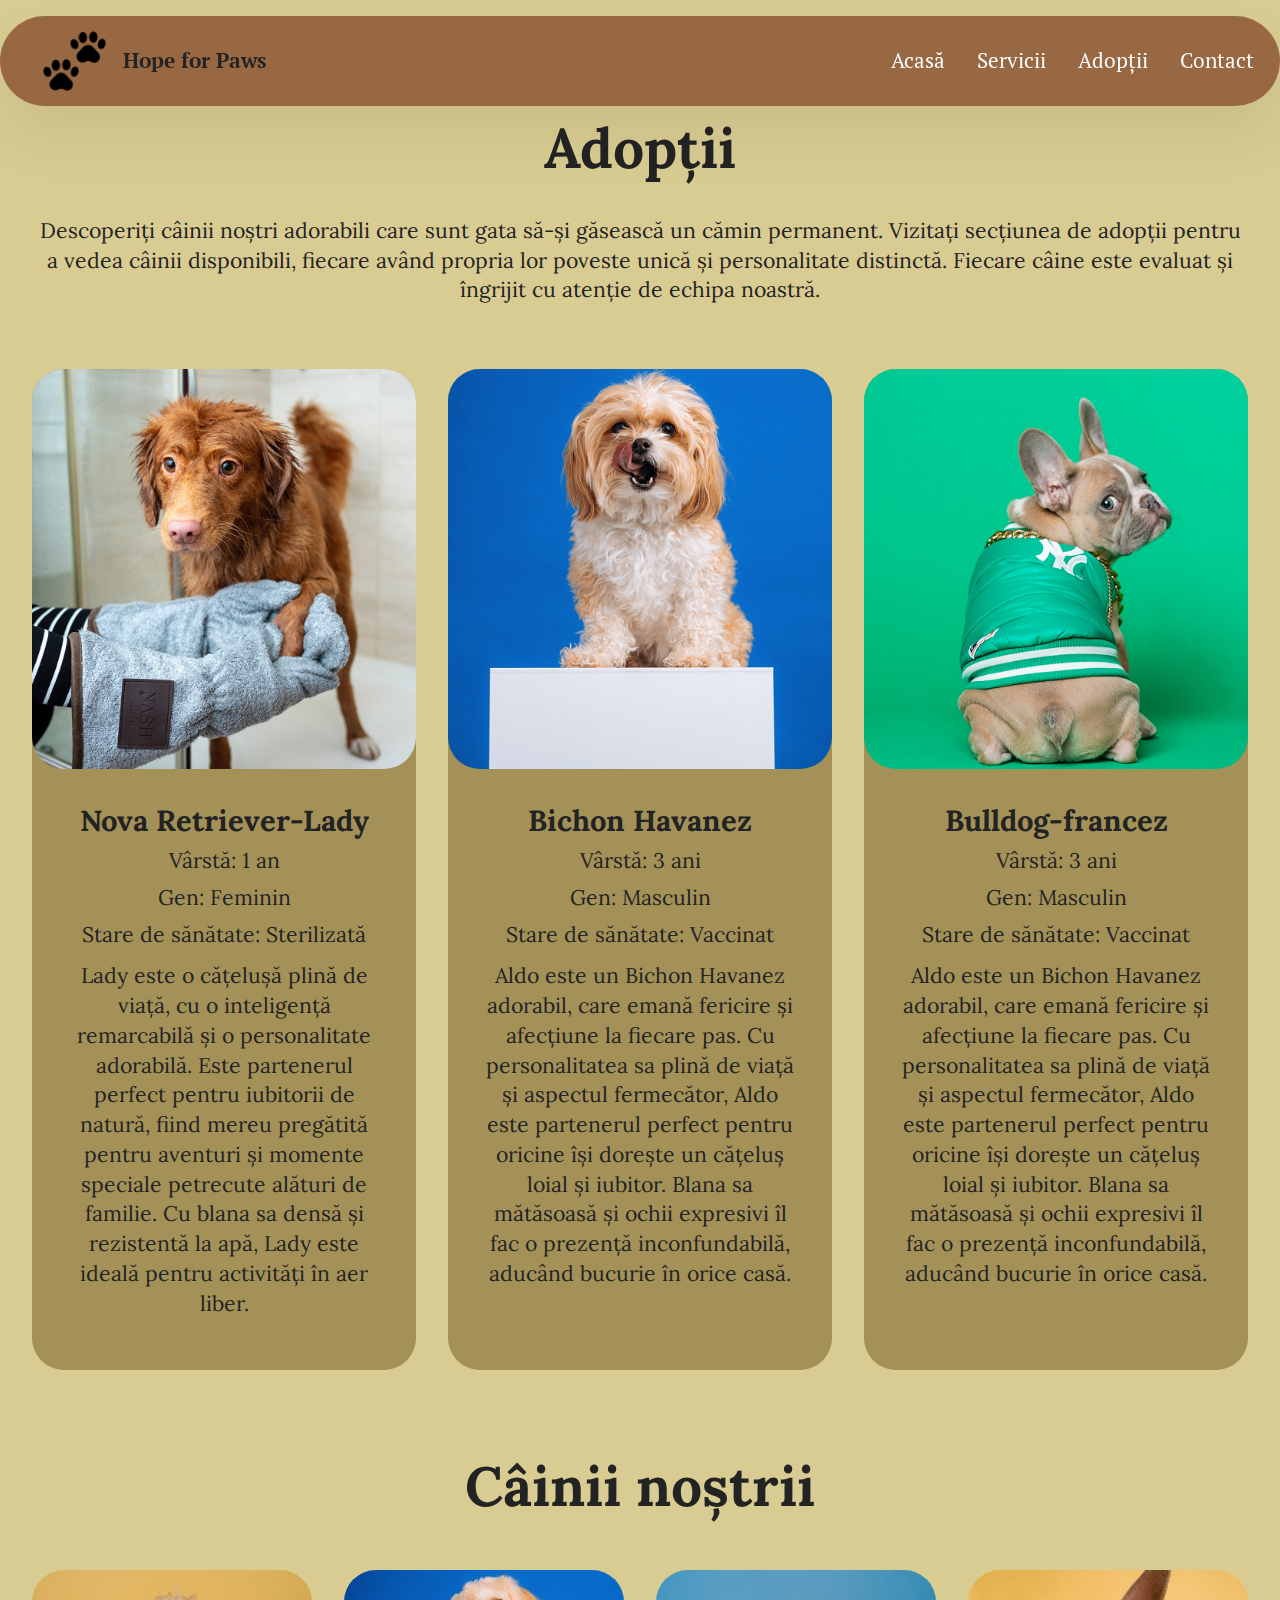
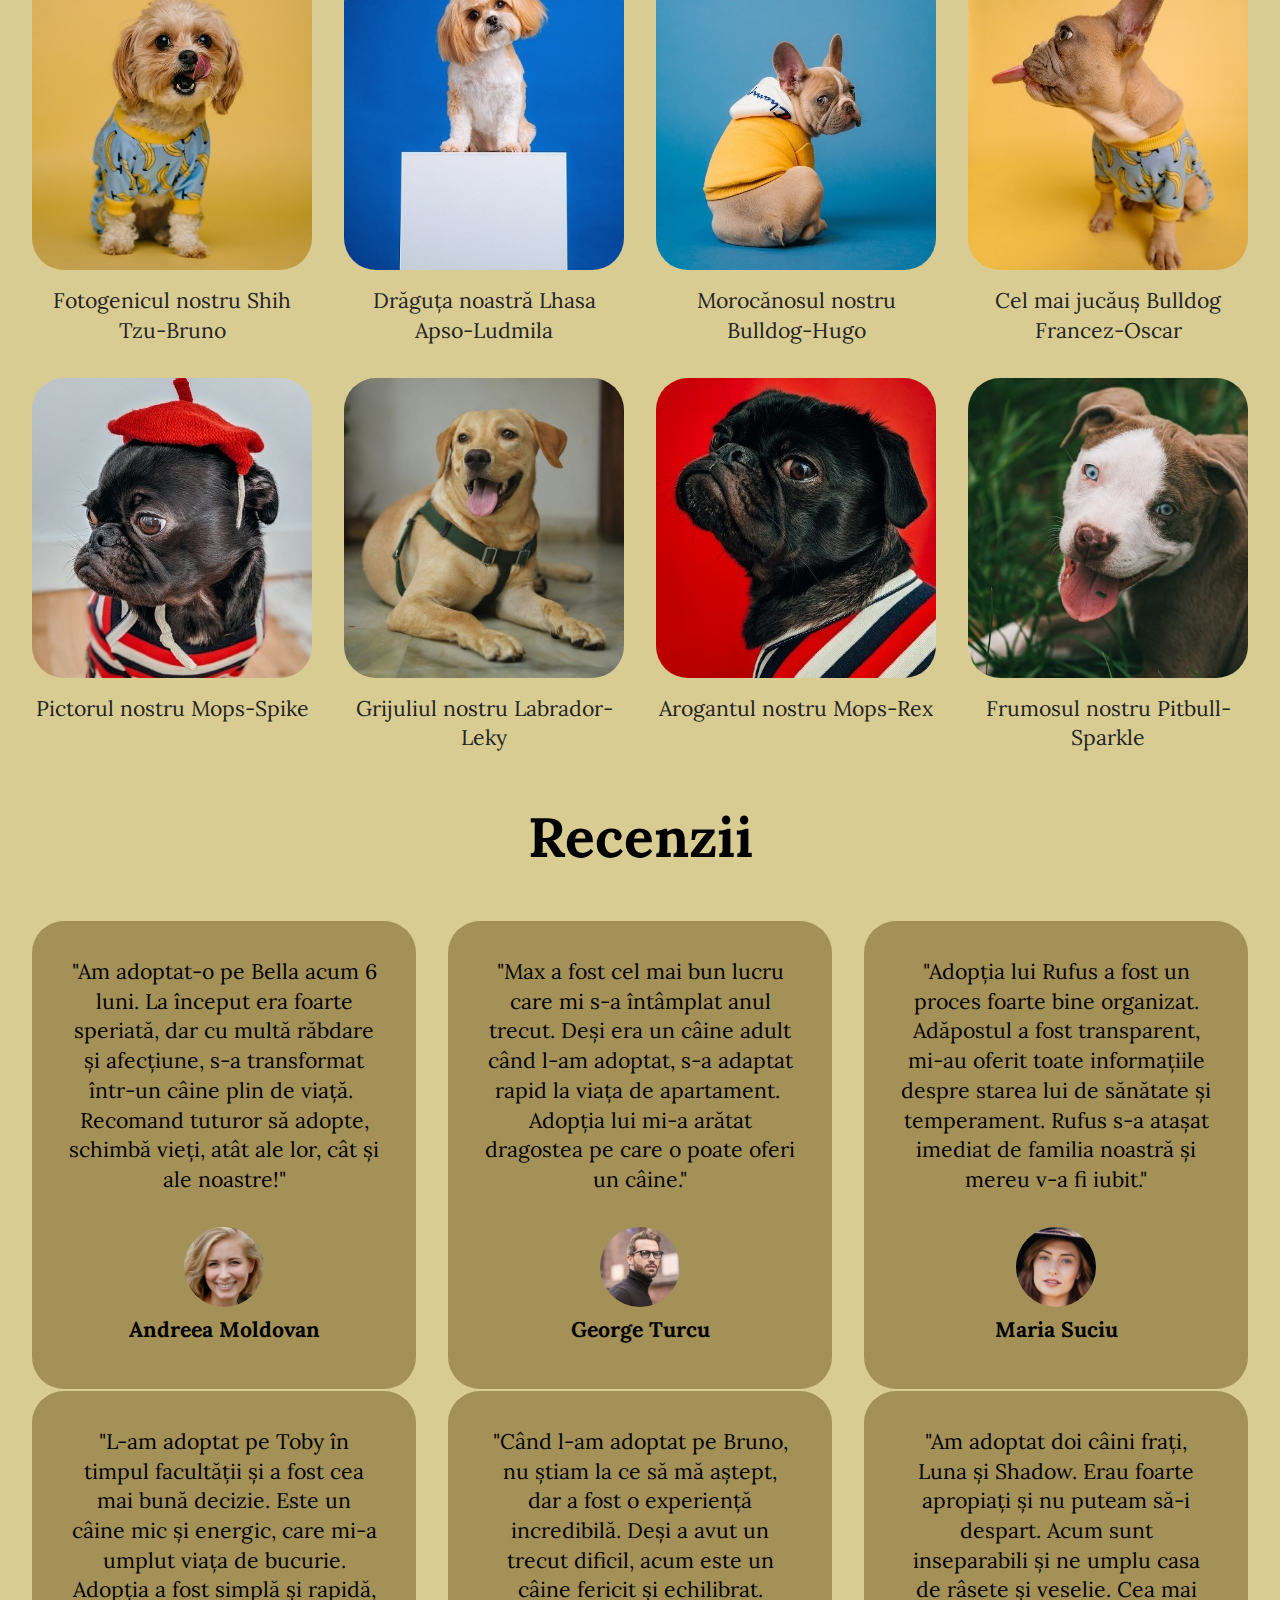
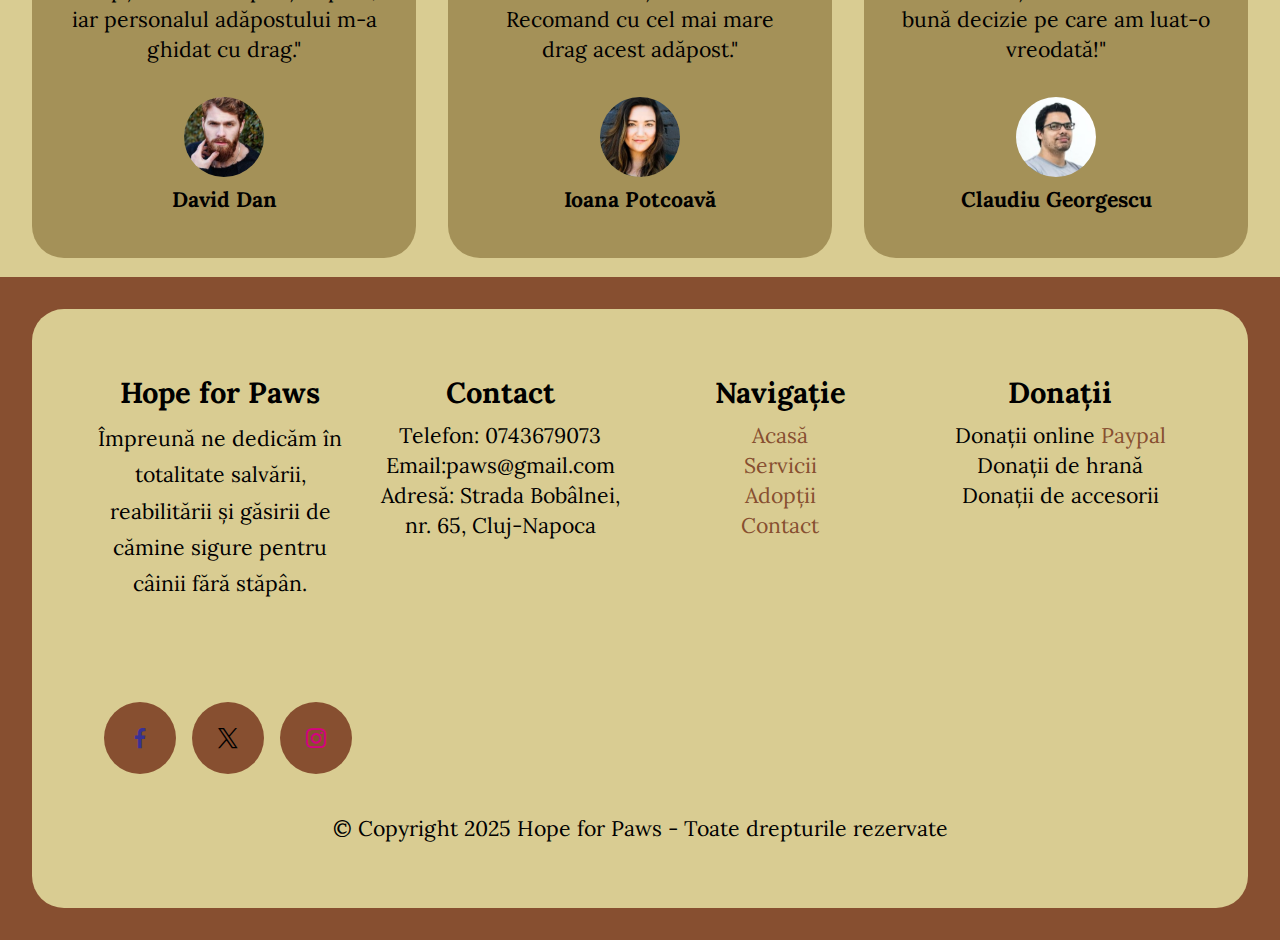
<file: Mobirise/adopții.html>
<!DOCTYPE html>
<html lang="ro"  >
<head>
	<meta charset="UTF-8">
	<meta http-equiv="X-UA-Compatible" content="IE=edge">
	<meta name="author" content="Moldovan Anca">
	<meta name="viewport" content="width=device-width, initial-scale=1, minimum-scale=1">
	<link rel="shortcut icon" href="assets/images/paws.png" type="image/x-icon">
	<meta name="keywords" content="adopții, donații, câini.">
	<meta name="description" content="Bine ați venit pe site-ul oficial al Adăpostului de Câini Hope for Paws! Acest site este dedicat prezentării activității noastre, sprijinirii adopțiilor responsabile și oferirii de resurse pentru cei care doresc să se implice în viața și bunăstarea câinilor fără stăpân.">
  
  
  <title>Adopții</title>
  <link rel="stylesheet" href="assets/web/assets/mobirise-icons2/mobirise2.css">
  <link rel="stylesheet" href="assets/bootstrap/css/bootstrap.min.css">
  <link rel="stylesheet" href="assets/bootstrap/css/bootstrap-grid.min.css">
  <link rel="stylesheet" href="assets/bootstrap/css/bootstrap-reboot.min.css">
  <link rel="stylesheet" href="assets/dropdown/css/style.css">
  <link rel="stylesheet" href="assets/socicon/css/styles.css">
  <link rel="stylesheet" href="assets/theme/css/style.css">
  <link rel="preload" href="https://fonts.googleapis.com/css?family=PT+Serif:400,400i,700,700i&display=swap" as="style" onload="this.onload=null;this.rel='stylesheet'">
  <noscript><link rel="stylesheet" href="https://fonts.googleapis.com/css?family=PT+Serif:400,400i,700,700i&display=swap"></noscript>
  <link rel="preload" href="https://fonts.googleapis.com/css?family=Lora:400,500,600,700,400i,500i,600i,700i&display=swap" as="style" onload="this.onload=null;this.rel='stylesheet'">
  <noscript><link rel="stylesheet" href="https://fonts.googleapis.com/css?family=Lora:400,500,600,700,400i,500i,600i,700i&display=swap"></noscript>
  <link rel="preload" as="style" href="assets/mobirise/css/mbr-additional.css?v=GsjBBH"><link rel="stylesheet" href="assets/mobirise/css/mbr-additional.css?v=GsjBBH" type="text/css">

  
  
  
</head>
<body>
  
  <div data-bs-version="5.1" class="menu menu1 cid-uzQEP1WVkR" id="menu01-0">
	

	<nav class="navbar navbar-dropdown navbar-fixed-top navbar-expand-lg">
		<div class="container">
			<div class="navbar-brand">
				<span class="navbar-logo">
					<a href="index.html">
						<img src="assets/images/paws.png" alt="Logo-ul nostru cu două lăbuţe de căţeluş" style="height: 4.1rem;">
					</a>
				</span>
				<span class="navbar-caption-wrap"><a class="navbar-caption text-black display-4" href="index.html">Hope for Paws</a></span>
			</div>
			<button class="navbar-toggler" type="button" data-toggle="collapse" data-bs-toggle="collapse" data-target="#navbarSupportedContent" data-bs-target="#navbarSupportedContent"  aria-expanded="false" aria-label="Toggle navigation">
				<span class="hamburger">
					<span></span>
					<span></span>
					<span></span>
					<span></span>
				</span>
			</button>
			<div class="collapse navbar-collapse" id="navbarSupportedContent">
				<ul class="navbar-nav nav-dropdown nav-right" data-app-modern-menu="true"><li class="nav-item">
						<a class="nav-link link text-white text-primary display-4" href="index.html">Acasă</a>
					</li>
					<li class="nav-item">
						<a class="nav-link link text-white text-primary display-4" href="servicii.html" aria-expanded="false">Servicii</a>
					</li>
					<li class="nav-item">
						<a class="nav-link link text-white text-primary display-4" href="adopții.html">Adopţii</a>
					</li>
					<li class="nav-item"><a class="nav-link link text-white text-primary display-4" href="contact.html">Contact</a></li>
				</ul>
				
				
			</div>
		</div>
	</nav>
</div>

<section data-bs-version="5.1" class="article11 cid-uzXDV2sl0J" id="article11-d">
    

    
    
    <div class="container">
        <div class="row justify-content-center">
            <div class="title col-md-12 col-lg-12">
                <h1 class="mbr-section-title mbr-fonts-style align-center mt-0 mb-0 display-2"><strong>Adopţii</strong></h1>
                <p class="mbr-section-subtitle align-center mbr-fonts-style mt-4 display-7">Descoperiți câinii noștri adorabili care sunt gata să-și găsească un cămin permanent. Vizitați secțiunea de adopții pentru a vedea câinii disponibili, fiecare având propria lor poveste unică și personalitate distinctă. Fiecare câine este evaluat și îngrijit cu atenție de echipa noastră.</p>
                
            </div>
        </div>
    </div>
</section>

<section data-bs-version="5.1" class="features4 start cid-uzXF2wDbEo" id="features04-f">
	
	
	<div class="container">
		<div class="row justify-content-center">
			<div class="col-12 content-head">
				
			</div>
		</div>
		<div class="row">
			<div class="item features-image col-12 col-md-6 col-lg-4">
				<div class="item-wrapper">
					<div class="item-img">
						<img src="assets/images/lady.png" alt="Căţeluşa Lady-care este spălată de personalul nostru">
					</div>
					<div class="item-content">
						<h2 class="item-title mbr-fonts-style display-5"><strong>Nova Retriever-Lady</strong></h2>
						<div class="mbr-text mbr-fonts-style display-7">
                         <p>Vârstă: 1 an</p>
						 <p>Gen: Feminin</p>
						 <p>Stare de sănătate: Sterilizată</p>
						</div>

                        <p class="mbr-text mbr-fonts-style display-7">Lady este o cățelușă plină de viață, cu o inteligență remarcabilă și o personalitate adorabilă. Este partenerul perfect pentru iubitorii de natură, fiind mereu pregătită pentru aventuri și momente speciale petrecute alături de familie. Cu blana sa densă și rezistentă la apă, Lady este ideală pentru activități în aer liber.</p>
						
					</div>

				</div>
			</div>
			<div class="item features-image col-12 col-md-6 col-lg-4">
				<div class="item-wrapper">
					<div class="item-img">
						<img src="assets/images/aldo.png" alt="Căţeluşul Aldo-care este foarte fotogenic">
					</div>
					<div class="item-content">
						<h2 class="item-title mbr-fonts-style display-5"><strong>Bichon Havanez</strong></h2>
						<div class="mbr-text mbr-fonts-style display-7">
							<p>Vârstă: 3 ani</p>
							<p>Gen: Masculin</p>
							<p>Stare de sănătate: Vaccinat</p>
						</div>
                        <p class="mbr-text mbr-fonts-style display-7">Aldo este un Bichon Havanez adorabil, care emană fericire și afecțiune la fiecare pas. Cu personalitatea sa plină de viață și aspectul fermecător, Aldo este partenerul perfect pentru oricine își dorește un cățeluș loial și iubitor. Blana sa mătăsoasă și ochii expresivi îl fac o prezență inconfundabilă, aducând bucurie în orice casă.</p>
					</div>
				</div>
			</div>
			<div class="item features-image col-12 col-md-6 col-lg-4">
				<div class="item-wrapper">
					<div class="item-img">
						<img src="assets/images/max.png" alt="Căţeluşul Max-fotogenicul nostru bulldog-francez ">
					</div>
					<div class="item-content">
						<h2 class="item-title mbr-fonts-style display-5">
							<strong>Bulldog-francez</strong>
						</h2>
						<div class="mbr-text mbr-fonts-style display-7">
							<p>Vârstă: 3 ani</p>
							<p>Gen: Masculin</p>
							<p>Stare de sănătate: Vaccinat</p>

                            <p class="mbr-text mbr-fonts-style display-7">Aldo este un Bichon Havanez adorabil, care emană fericire și afecțiune la fiecare pas. Cu personalitatea sa plină de viață și aspectul fermecător, Aldo este partenerul perfect pentru oricine își dorește un cățeluș loial și iubitor. Blana sa mătăsoasă și ochii expresivi îl fac o prezență inconfundabilă, aducând bucurie în orice casă.</p>
						</div>
						
					</div>
				</div>
			</div>
		</div>
	</div>
</section>

<section data-bs-version="5.1" class="gallery1 mbr-gallery cid-uzXKauGxww" id="gallery01-g">
    
    

    <div class="container-fluid">
        <div class="row justify-content-center">
            <div class="col-12 content-head">
                <div class="mb-5">
                    <h3 class="mbr-section-title mbr-fonts-style align-center m-0 display-2"><strong>Câinii noştrii</strong></h3>
                    
                </div>
            </div>
        </div>
        
        <div class="row mbr-gallery">
            <div class="col-12 col-md-6 col-lg-3 item gallery-image">
                <div class="item-wrapper mb-3" data-toggle="modal" data-bs-toggle="modal" data-target="#uAdStiTkN8-modal" data-bs-target="#uAdStiTkN8-modal">
                    <img class="w-100" src="assets/images/caine1.jpg" alt=" Shih Tzu-Bruno căţeluşul în pijamale cu banane" data-slide-to="0" data-bs-slide-to="0" data-target="#lb-uAdStiTkN8" data-bs-target="#lb-uAdStiTkN8">
                    <div class="icon-wrapper">
                        <span class="mobi-mbri mobi-mbri-search mbr-iconfont mbr-iconfont-btn"></span>
                    </div>
                </div>
                <p class="mbr-item-subtitle mbr-fonts-style align-center mb-0 mt-3 display-7">Fotogenicul nostru Shih Tzu-Bruno</p>
            </div>
            <div class="col-12 col-md-6 col-lg-3 item gallery-image">
                <div class="item-wrapper mb-3" data-toggle="modal" data-bs-toggle="modal" data-target="#uAdStiTkN8-modal" data-bs-target="#uAdStiTkN8-modal">
                    <img class="w-100" src="assets/images/caine2.jpg" alt="Lhasa Apso-Ludmila- o căţeluşă foarte fotogenică" data-slide-to="1" data-bs-slide-to="1" data-target="#lb-uAdStiTkN8" data-bs-target="#lb-uAdStiTkN8">
                    <div class="icon-wrapper">
                        <span class="mobi-mbri mobi-mbri-search mbr-iconfont mbr-iconfont-btn"></span>
                    </div>
                </div>
                <p class="mbr-item-subtitle mbr-fonts-style align-center mb-0 mt-3 display-7">Drăguţa noastră Lhasa Apso-Ludmila</p>
            </div>
            <div class="col-12 col-md-6 col-lg-3 item gallery-image">
                <div class="item-wrapper mb-3" data-toggle="modal" data-bs-toggle="modal" data-target="#uAdStiTkN8-modal" data-bs-target="#uAdStiTkN8-modal">
                    <img class="w-100" src="assets/images/caine5.jpg" alt="Bulldog-Hugo, căţeluşul îmbrăcat în hanorac Champion" data-slide-to="2" data-bs-slide-to="2" data-target="#lb-uAdStiTkN8" data-bs-target="#lb-uAdStiTkN8">
                    <div class="icon-wrapper">
                        <span class="mobi-mbri mobi-mbri-search mbr-iconfont mbr-iconfont-btn"></span>
                    </div>
                </div>
                <p class="mbr-item-subtitle mbr-fonts-style align-center mb-0 mt-3 display-7">Morocănosul nostru Bulldog-Hugo</p>
            </div>
            <div class="col-12 col-md-6 col-lg-3 item gallery-image">
                <div class="item-wrapper mb-3" data-toggle="modal" data-bs-toggle="modal" data-target="#uAdStiTkN8-modal" data-bs-target="#uAdStiTkN8-modal">
                    <img class="w-100" src="assets/images/caine4.jpg" alt="Bulldog Francez-Oscar, căţeluşul îmbrăcat în pijamale cu banane" data-slide-to="3" data-bs-slide-to="3" data-target="#lb-uAdStiTkN8" data-bs-target="#lb-uAdStiTkN8">
                    <div class="icon-wrapper">
                        <span class="mobi-mbri mobi-mbri-search mbr-iconfont mbr-iconfont-btn"></span>
                    </div>
                </div>
                <p class="mbr-item-subtitle mbr-fonts-style align-center mb-0 mt-3 display-7">Cel mai jucăuş Bulldog Francez-Oscar</p>
            </div>
            <div class="col-12 col-md-6 col-lg-3 item gallery-image">
                <div class="item-wrapper mb-3" data-toggle="modal" data-bs-toggle="modal" data-target="#uAdStiTkN8-modal" data-bs-target="#uAdStiTkN8-modal">
                    <img class="w-100" src="assets/images/caine7.jpg" alt="Pictorul nostru frumos Mops-Spike" data-slide-to="4" data-bs-slide-to="4" data-target="#lb-uAdStiTkN8" data-bs-target="#lb-uAdStiTkN8">
                    <div class="icon-wrapper">
                        <span class="mobi-mbri mobi-mbri-search mbr-iconfont mbr-iconfont-btn"></span>
                    </div>
                </div>
                <p class="mbr-item-subtitle mbr-fonts-style align-center mb-0 mt-3 display-7">Pictorul nostru Mops-Spike</p>
            </div>
            <div class="col-12 col-md-6 col-lg-3 item gallery-image">
                <div class="item-wrapper mb-3" data-toggle="modal" data-bs-toggle="modal" data-target="#uAdStiTkN8-modal" data-bs-target="#uAdStiTkN8-modal">
                    <img class="w-100" src="assets/images/labrador1.jpg" alt="Prietenul nostru labrador-Leky" data-slide-to="5" data-bs-slide-to="5" data-target="#lb-uAdStiTkN8" data-bs-target="#lb-uAdStiTkN8">
                    <div class="icon-wrapper">
                        <span class="mobi-mbri mobi-mbri-search mbr-iconfont mbr-iconfont-btn"></span>
                    </div>
                </div>
                <p class="mbr-item-subtitle mbr-fonts-style align-center mb-0 mt-3 display-7">Grijuliul nostru Labrador-Leky</p>
            </div>
            <div class="col-12 col-md-6 col-lg-3 item gallery-image">
                <div class="item-wrapper mb-3" data-toggle="modal" data-bs-toggle="modal" data-target="#uAdStiTkN8-modal" data-bs-target="#uAdStiTkN8-modal">
                    <img class="w-100" src="assets/images/caine8.jpg" alt="Fundalul roşu şi un Mops-Rex" data-slide-to="6" data-bs-slide-to="6" data-target="#lb-uAdStiTkN8" data-bs-target="#lb-uAdStiTkN8">
                    <div class="icon-wrapper">
                        <span class="mobi-mbri mobi-mbri-search mbr-iconfont mbr-iconfont-btn"></span>
                    </div>
                </div>
                <p class="mbr-item-subtitle mbr-fonts-style align-center mb-0 mt-3 display-7">Arogantul nostru Mops-Rex</p>
            </div>
            <div class="col-12 col-md-6 col-lg-3 item gallery-image">
                <div class="item-wrapper mb-3" data-toggle="modal" data-bs-toggle="modal" data-target="#uAdStiTkN8-modal" data-bs-target="#uAdStiTkN8-modal">
                    <img class="w-100" src="assets/images/pitbull1.jpg" alt="Prietenul nostru Pitbull-Sparkle care se joacă în iarbă" data-slide-to="7" data-bs-slide-to="7" data-target="#lb-uAdStiTkN8" data-bs-target="#lb-uAdStiTkN8">
                    <div class="icon-wrapper">
                        <span class="mobi-mbri mobi-mbri-search mbr-iconfont mbr-iconfont-btn"></span>
                    </div>
                </div>
                <p class="mbr-item-subtitle mbr-fonts-style align-center mb-0 mt-3 display-7">Frumosul nostru Pitbull-Sparkle</p>
            </div>
        </div>

        <div class="modal mbr-slider" tabindex="-1" role="dialog" aria-hidden="true" id="uAdStiTkN8-modal">
            <div class="modal-dialog" role="document">
                <div class="modal-content">
                    <div class="modal-body">
                        <div class="carousel slide" data-pause="false" data-bs-pause="false" id="lb-uAdStiTkN8" data-interval="5000" data-bs-interval="5000">
                            <div class="carousel-inner">
                                <div class="carousel-item active">
                                    <img class="d-block w-100" src="assets/images/caine1.jpg" alt="Shih Tzu-Bruno căţeluşul în pijamale cu banane">
                                </div>
                                <div class="carousel-item">
                                    <img class="d-block w-100" src="assets/images/caine2.jpg" alt="Lhasa Apso-Ludmila- o căţeluşă foarte fotogenică">
                                </div>
                                <div class="carousel-item">
                                    <img class="d-block w-100" src="assets/images/caine5.jpg" alt="Bulldog-Hugo, căţeluşul îmbrăcat în hanorac Champion">
                                </div>
                                <div class="carousel-item">
                                    <img class="d-block w-100" src="assets/images/caine4.jpg" alt="Bulldog Francez-Oscar, căţeluşul îmbrăcat în pijamale cu banane">
                                </div>
                                <div class="carousel-item">
                                    <img class="d-block w-100" src="assets/images/caine7.jpg" alt="Pictorul nostru frumos Mops-Spike">
                                </div>
                                <div class="carousel-item">
                                    <img class="d-block w-100" src="assets/images/labrador1.jpg" alt="Prietenul nostru labrador cu ham-Leky">
                                </div>
                                <div class="carousel-item">
                                    <img class="d-block w-100" src="assets/images/caine8.jpg" alt="Fundalul roşu şi un căţeluş Mops îmbrăcat pe nume Rex">
                                </div>
                                <div class="carousel-item">
                                    <img class="d-block w-100" src="assets/images/pitbull1.jpg" alt="Prietenul nostru Pitbull-Sparkle care se joacă în iarbă">
                                </div>
                            </div>
                            <ol class="carousel-indicators">
                                <li data-slide-to="0" data-bs-slide-to="0" class="active" data-target="#lb-uAdStiTkN8" data-bs-target="#lb-uAdStiTkN8"></li>
                                <li data-slide-to="1" data-bs-slide-to="1" data-target="#lb-uAdStiTkN8" data-bs-target="#lb-uAdStiTkN8"></li>
                                <li data-slide-to="2" data-bs-slide-to="2" data-target="#lb-uAdStiTkN8" data-bs-target="#lb-uAdStiTkN8"></li>
                                <li data-slide-to="3" data-bs-slide-to="3" data-target="#lb-uAdStiTkN8" data-bs-target="#lb-uAdStiTkN8"></li>
                                <li data-slide-to="4" data-bs-slide-to="4" data-target="#lb-uAdStiTkN8" data-bs-target="#lb-uAdStiTkN8"></li>
                                <li data-slide-to="5" data-bs-slide-to="5" data-target="#lb-uAdStiTkN8" data-bs-target="#lb-uAdStiTkN8"></li>
                                <li data-slide-to="6" data-bs-slide-to="6" data-target="#lb-uAdStiTkN8" data-bs-target="#lb-uAdStiTkN8"></li>
                                <li data-slide-to="7" data-bs-slide-to="7" data-target="#lb-uAdStiTkN8" data-bs-target="#lb-uAdStiTkN8"></li>
                            </ol>
                            <a role="button" href="" class="close" data-dismiss="modal" data-bs-dismiss="modal" aria-label="Close">
                            </a>
                            <a class="carousel-control-prev carousel-control" role="button" data-slide="prev" data-bs-slide="prev" href="#lb-uAdStiTkN8">
                                <span class="mobi-mbri mobi-mbri-arrow-prev" aria-hidden="true"></span>
                                <span class="sr-only visually-hidden">Previous</span>
                            </a>
                            <a class="carousel-control-next carousel-control" role="button" data-slide="next" data-bs-slide="next" href="#lb-uAdStiTkN8">
                                <span class="mobi-mbri mobi-mbri-arrow-next" aria-hidden="true"></span>
                                <span class="sr-only visually-hidden">Next</span>
                            </a>
                        </div>
                    </div>
                </div>
            </div>
        </div>
    </div>
</section>

<section data-bs-version="5.1" class="people04 cid-uzXS9hOi0l" id="people04-h">
	
	
	<div class="container">
		<div class="row mb-5 justify-content-center">
			<div class="col-12 mb-0 content-head">
				<h3 class="mbr-section-title mbr-fonts-style align-center mb-0 display-2"><strong>Recenzii</strong></h3>
				
			</div>
		</div>
		<div class="row mbr-masonry" data-masonry='{"percentPosition": true }'>
			<div class="item features-without-image col-12 col-md-6 col-lg-4 active">
				<div class="item-wrapper">
					<div class="card-box align-left">
						<p class="card-text mbr-fonts-style display-7">"Am adoptat-o pe Bella acum 6 luni. La început era foarte speriată, dar cu multă răbdare și afecțiune, s-a transformat într-un câine plin de viață.&nbsp; Recomand tuturor să adopte, schimbă vieți, atât ale lor, cât și ale noastre!"</p>
						<div class="img-wrapper mt-4 mb-2">
							<img src="assets/images/andreea-1.jpeg" alt="O femeie blondă care zâmbeşte numită Andreea Moldovan" data-bs-slide-to="0">
						</div>
						<h4 class="card-title mbr-fonts-style display-7"><strong>Andreea Moldovan</strong></h4>
					</div>
				</div>
			</div>
			<div class="item features-without-image col-12 col-md-6 col-lg-4">
				<div class="item-wrapper">
					<div class="card-box align-left">
						<p class="card-text mbr-fonts-style display-7">"Max a fost cel mai bun lucru care mi s-a întâmplat anul trecut. Deși era un câine adult când l-am adoptat, s-a adaptat rapid la viața de apartament.&nbsp; Adopția lui mi-a arătat dragostea pe care o poate oferi un câine."
						</p>
						<div class="img-wrapper mt-4 mb-2">
							<img src="assets/images/george.jpeg" data-bs-slide-to="1" alt="Un bărbat cu ochelari numit George Turcu">
						</div>
						<h4 class="card-title mbr-fonts-style display-7"><strong>George Turcu</strong></h4>
					</div>
				</div>
			</div>
			<div class="item features-without-image col-12 col-md-6 col-lg-4">
				<div class="item-wrapper">
					<div class="card-box align-left">
						<p class="card-text mbr-fonts-style display-7">
							"Adopția lui Rufus a fost un proces foarte bine organizat. Adăpostul a fost transparent, mi-au oferit toate informațiile despre starea lui de sănătate și temperament. Rufus s-a atașat imediat de familia noastră şi mereu v-a fi iubit."</p>
						<div class="img-wrapper mt-4 mb-2">
							<img src="assets/images/maria.jpeg" data-bs-slide-to="2" alt="O domnişoară cu pălărie numită-Maria Suciu">
						</div>
						<h4 class="card-title mbr-fonts-style display-7"><strong>Maria Suciu</strong></h4>
					</div>
				</div>
			</div>
			<div class="item features-without-image col-12 col-md-6 col-lg-4">
				<div class="item-wrapper">
					<div class="card-box align-left">
						<p class="card-text mbr-fonts-style display-7">
							"L-am adoptat pe Toby în timpul facultății și a fost cea mai bună decizie. Este un câine mic și energic, care mi-a umplut viața de bucurie. Adopția a fost simplă și rapidă, iar personalul adăpostului m-a ghidat cu drag."
						</p>
						<div class="img-wrapper mt-4 mb-2">
							<img src="assets/images/david.jpeg" data-bs-slide-to="3" alt="Un tânăr bărbos pe nume-David Dan">
						</div>
						<h4 class="card-title mbr-fonts-style display-7"><strong>David Dan</strong></h4>
					</div>
				</div>
			</div>
			<div class="item features-without-image col-12 col-md-6 col-lg-4">
				<div class="item-wrapper">
					<div class="card-box align-left">
						<p class="card-text mbr-fonts-style display-7">
							"Când l-am adoptat pe Bruno, nu știam la ce să mă aștept, dar a fost o experiență incredibilă. Deși a avut un trecut dificil, acum este un câine fericit și echilibrat. Recomand cu cel mai mare drag acest adăpost."
						</p>
						<div class="img-wrapper mt-4 mb-2">
							<img src="assets/images/ioana.jpeg" data-bs-slide-to="4" alt="O doamnă care zâmbeşte frumos numită-Ioana Potcoavă">
						</div>
						<h4 class="card-title mbr-fonts-style display-7"><strong>Ioana Potcoavă</strong></h4>
					</div>
				</div>
			</div>
			<div class="item features-without-image col-12 col-md-6 col-lg-4">
				<div class="item-wrapper">
					<div class="card-box align-left">
						<p class="card-text mbr-fonts-style display-7">
							"Am adoptat doi câini frați, Luna și Shadow. Erau foarte apropiați și nu puteam să-i despart. Acum sunt inseparabili și ne umplu casa de râsete și veselie. Cea mai bună decizie pe care am luat-o vreodată!"
						</p>
						<div class="img-wrapper mt-4 mb-2">
							<img src="assets/images/claudiu.jpeg"  data-bs-slide-to="5" alt="Un domn cu ochelari numit-Claudiu Georgescu">
						</div>
						<h4 class="card-title mbr-fonts-style display-7"><strong>Claudiu Georgescu</strong></h4>
					</div>
				</div>
			</div>
		</div>
	</div>
</section>

<section data-bs-version="5.1" class="footer1 cid-uzRguZwgmD" id="footer01-a">
	

	
	
	<div class="container">
		<div class="row mbr-white">
			<div class="col-12 col-md-6 col-lg-3">
				<h5 class="mbr-section-subtitle mbr-fonts-style mb-2 display-5"><strong>Hope for Paws</strong></h5>
				<ul class="list mbr-fonts-style display-7">
					<li class="mbr-text item-wrap">Împreună ne dedicăm în totalitate salvării, reabilitării și găsirii de cămine sigure pentru câinii fără stăpân.</li>
					<li class="mbr-text item-wrap"><br></li>
				</ul>
			</div>
			<div class="col-12 col-md-6 col-lg-3">
				<h5 class="mbr-section-subtitle mbr-fonts-style mb-2 display-5"><strong>Contact</strong></h5>
				<ul class="list mbr-fonts-style display-7">
					<li>Telefon: 0743679073</li>
					<li>Email:paws@gmail.com</li>
					<li>Adresă: Strada Bobâlnei, nr. 65, Cluj-Napoca</li>
                </ul>
			</div>
			<div class="col-12 col-md-6 col-lg-3">
				<h5 class="mbr-section-subtitle mbr-fonts-style mb-2 display-5"><strong>Navigație</strong></h5>
				<ul class="list mbr-fonts-style display-7">
					<li><a href="index.html" class="text-primary">Acasă</a></li>
					<li><a href="servicii.html" class="text-primary">Servicii</a></li>
					<li><a href="adopții.html" class="text-primary">Adopţii</a></li>
					<li><a href="contact.html" class="text-primary">Contact</a></li>
				</ul>			</div>
			<div class="col-12 col-md-6 col-lg-3">
				<h5 class="mbr-section-subtitle mbr-fonts-style mb-2 display-5"><strong>Donații</strong></h5>
				<ul class="list mbr-fonts-style display-7">
					<li>Donații online <a href="https://www.paypal.com/donate?Z3JncnB0=" class="text-primary" target="_blank"> Paypal</a></li>
					<li>Donații de hrană</li>
					<li>Donații de accesorii</li>
				</ul>
			</div>
			<div class="col-12 mt-5 footer-col">
				

				<div class="social-row mt-2 display-7">
					<div class="soc-item">
						<a href="https://www.facebook.com/people/LoveLife4Animals/100064518286642/?mibextid=LQQJ4d&rdid=d08sy5kP7Vv7hvyS&share_url=https%3A%2F%2Fwww.facebook.com%2Fshare%2F19w7sWvEgm%2F%3Fmibextid%3DLQQJ4d" target="_blank">
							<span class="mbr-iconfont socicon-facebook socicon" style="color: rgb(57, 49, 147); fill: rgb(57, 49, 147);"></span>
						</a>
					</div>
					<div class="soc-item">
						<a href="https://x.com/contul_tau" target="_blank">
							<span class="mbr-iconfont socicon-twitter socicon"></span>
						</a>
					</div>
					<div class="soc-item">
						<a href="https://www.instagram.com/p/CV8joFWoBZ9/?igsh=M2ZrYTNpOXN2aDht" target="_blank">
							<span class="mbr-iconfont socicon-instagram socicon" style="color: rgb(215, 0, 129); fill: rgb(215, 0, 129);"></span>
						</a>
					</div>
					
				</div>
			</div>
			<div class="col-12 mt-4">
				<p class="mbr-text mb-0 mbr-fonts-style copyright align-center display-7">
					© Copyright 2025 Hope for Paws - Toate drepturile rezervate</p>
			</div>
		</div>
	</div>
</section>
<script src="assets/bootstrap/js/bootstrap.bundle.min.js"></script>  
<script src="assets/smoothscroll/smooth-scroll.js"></script>  
<script src="assets/ytplayer/index.js"></script>  
<script src="assets/dropdown/js/navbar-dropdown.js"></script>  
<script src="assets/masonry/masonry.pkgd.min.js"></script>  
<script src="assets/imagesloaded/imagesloaded.pkgd.min.js"></script>  
<script src="assets/theme/js/script.js"></script>  
  
  
</body>
</html>
</file>
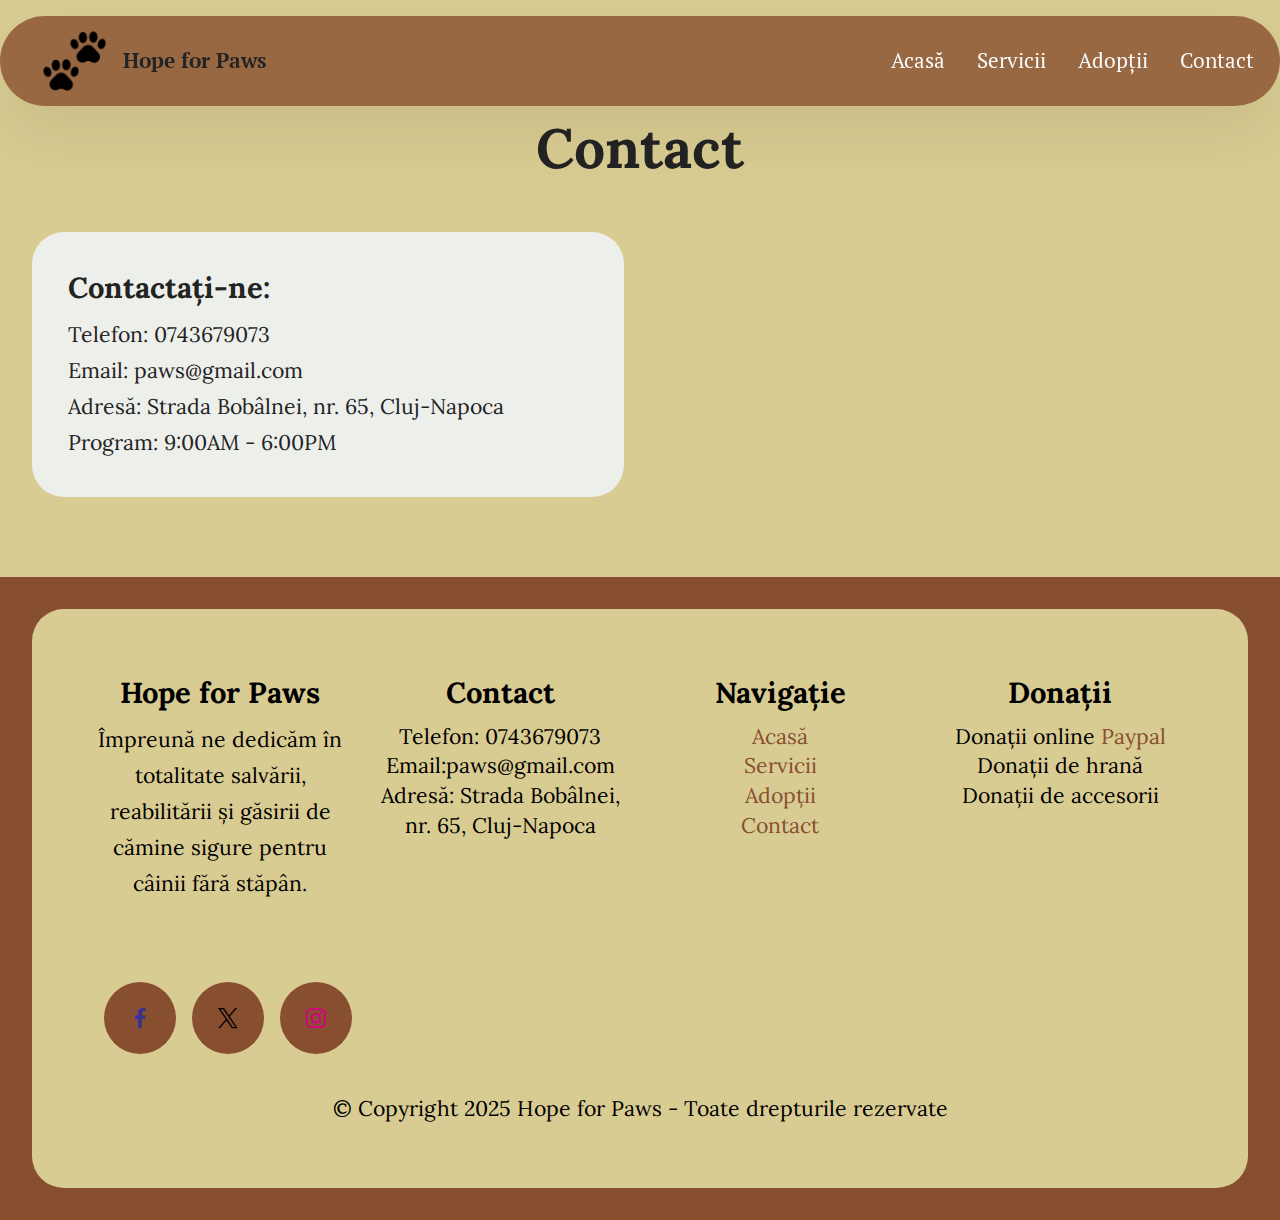
<file: Mobirise/contact.html>
<!DOCTYPE html>
<html lang="ro">
<head>
	<meta charset="UTF-8">
	<meta http-equiv="X-UA-Compatible" content="IE=edge">
	<meta name="author" content="Moldovan Anca">
	<meta name="viewport" content="width=device-width, initial-scale=1, minimum-scale=1">
	<link rel="shortcut icon" href="assets/images/paws.png" type="image/x-icon">
	<meta name="keywords" content="adopții, donații, câini.">
	<meta name="description" content="Bine ați venit pe site-ul oficial al Adăpostului de Câini Hope for Paws! Acest site este dedicat prezentării activității noastre, sprijinirii adopțiilor responsabile și oferirii de resurse pentru cei care doresc să se implice în viața și bunăstarea câinilor fără stăpân.">
  
  
  <title>Contact</title>
  <link rel="stylesheet" href="assets/web/assets/mobirise-icons2/mobirise2.css">
  <link rel="stylesheet" href="assets/bootstrap/css/bootstrap.min.css">
  <link rel="stylesheet" href="assets/bootstrap/css/bootstrap-grid.min.css">
  <link rel="stylesheet" href="assets/bootstrap/css/bootstrap-reboot.min.css">
  <link rel="stylesheet" href="assets/dropdown/css/style.css">
  <link rel="stylesheet" href="assets/socicon/css/styles.css">
  <link rel="stylesheet" href="assets/theme/css/style.css">
  <link rel="preload" href="https://fonts.googleapis.com/css?family=PT+Serif:400,400i,700,700i&display=swap" as="style" onload="this.onload=null;this.rel='stylesheet'">
  <noscript><link rel="stylesheet" href="https://fonts.googleapis.com/css?family=PT+Serif:400,400i,700,700i&display=swap"></noscript>
  <link rel="preload" href="https://fonts.googleapis.com/css?family=Lora:400,500,600,700,400i,500i,600i,700i&display=swap" as="style" onload="this.onload=null;this.rel='stylesheet'">
  <noscript><link rel="stylesheet" href="https://fonts.googleapis.com/css?family=Lora:400,500,600,700,400i,500i,600i,700i&display=swap"></noscript>
  <link rel="preload" as="style" href="assets/mobirise/css/mbr-additional.css?v=loN5tc"><link rel="stylesheet" href="assets/mobirise/css/mbr-additional.css?v=loN5tc" type="text/css">

  
  
  
</head>
<body>
  
  <div data-bs-version="5.1" class="menu menu1 cid-uzQEP1WVkR" id="menu01-0">
	

	<nav class="navbar navbar-dropdown navbar-fixed-top navbar-expand-lg">
		<div class="container">
			<div class="navbar-brand">
				<span class="navbar-logo">
					<a href="index.html">
						<img src="assets/images/paws.png" alt="Logo Hope for Paws cu două lăbuţe de căţeluş" style="height: 4.1rem;">
					</a>
				</span>
				<span class="navbar-caption-wrap"><a class="navbar-caption text-black display-4" href="index.html">Hope for Paws</a></span>
			</div>
			<button class="navbar-toggler" type="button" data-toggle="collapse" data-bs-toggle="collapse" data-target="#navbarSupportedContent" data-bs-target="#navbarSupportedContent"  aria-expanded="false" aria-label="Toggle navigation">
				<span class="hamburger">
					<span></span>
					<span></span>
					<span></span>
					<span></span>
				</span>
			</button>
			<div class="collapse navbar-collapse" id="navbarSupportedContent">
				<ul class="navbar-nav nav-dropdown nav-right" data-app-modern-menu="true"><li class="nav-item">
						<a class="nav-link link text-white text-primary display-4" href="index.html">Acasă</a>
					</li>
					<li class="nav-item">
						<a class="nav-link link text-white text-primary display-4" href="servicii.html" aria-expanded="false">Servicii</a>
					</li>
					<li class="nav-item">
						<a class="nav-link link text-white text-primary display-4" href="adopții.html">Adopţii</a>
					</li><li class="nav-item"><a class="nav-link link text-white text-primary display-4" href="contact.html">Contact</a></li></ul>
				
				
			</div>
		</div>
	</nav>
</div>

<section data-bs-version="5.1" class="contacts02 map1 cid-uzY3FZK9yn" id="contacts02-i">
   <div class="container">
        <div class="row justify-content-center">
            <div class="col-12 content-head">
                <div class="mbr-section-head mb-5">
                    <h1 class="mbr-section-title mbr-fonts-style align-center mb-0 display-2">
                        <strong>Contact</strong></h1>
                    
                </div>
            </div>
        </div>
        <div class="row justify-content-center">
            <div class="card col-12 col-md-12 col-lg-6">
                <div class="card-wrapper">
                    <div class="text-wrapper">
                        <h2 class="cardTitle mbr-fonts-style mb-2 display-5">
                            <strong>Contactaţi-ne:</strong></h2>
                        <ul class="list mbr-fonts-style display-7">
                            <li class="mbr-text item-wrap">Telefon: 0743679073</li>
                            <li class="mbr-text item-wrap">Email: paws@gmail.com</li>
							<li class="mbr-text item-wrap">Adresă: Strada Bobâlnei, nr. 65, Cluj-Napoca</li>
                            <li class="mbr-text item-wrap">Program: 9:00AM - 6:00PM</li>
                        </ul>
                    </div>
                </div>
            </div>
            <div class="map-wrapper col-md-12 col-lg-6">
                <div class="google-map"><iframe style="border:0" src="https://www.google.com/maps/embed?pb=!1m18!1m12!1m3!1d2731.6517875068616!2d23.624273421063677!3d46.791465410405195!2m3!1f0!2f0!3f0!3m2!1i1024!2i768!4f13.1!3m3!1m2!1s0x47490c081de12ff3%3A0xd850d52a4fda107!2zQ2VudHJ1bCBkZSBHZXN0aW9uYXJlIEPDomluaSBGxINyxIMgU3TEg3DDom4gQ2x1aiBOYXBvY2E!5e0!3m2!1sro!2sro!4v1732999099215!5m2!1sro!2sro" allowfullscreen=""></iframe>
				</div>
				
            </div>
        </div>
    </div>
</section>

<section data-bs-version="5.1" class="footer1 cid-uzRguZwgmD" id="footer01-a">
	

	
	
	<div class="container">
		<div class="row mbr-white">
			<div class="col-12 col-md-6 col-lg-3">
				<h3 class="mbr-section-subtitle mbr-fonts-style mb-2 display-5"><strong>Hope for Paws</strong></h3>
				<div class="list mbr-fonts-style display-7">
					<p class="mbr-text item-wrap">Împreună ne dedicăm în totalitate salvării, reabilitării și găsirii de cămine sigure pentru câinii fără stăpân.</p>
					
				</div>
			</div>
			<div class="col-12 col-md-6 col-lg-3">
				<h3 class="mbr-section-subtitle mbr-fonts-style mb-2 display-5"><strong>Contact</strong></h3>
				<ul class="list mbr-fonts-style display-7">
					<li>Telefon: 0743679073</li>
					<li>Email:paws@gmail.com</li>
					<li>Adresă: Strada Bobâlnei, nr. 65, Cluj-Napoca</li>
                </ul>
			</div>
			<div class="col-12 col-md-6 col-lg-3">
				<h3 class="mbr-section-subtitle mbr-fonts-style mb-2 display-5"><strong>Navigație</strong></h3>
				<ul class="list mbr-fonts-style display-7">
					<li><a href="index.html" class="text-primary">Acasă</a></li>
					<li><a href="servicii.html" class="text-primary">Servicii</a></li>
					<li><a href="adopții.html" class="text-primary">Adopţii</a></li>
					<li><a href="contact.html" class="text-primary">Contact</a></li>
				</ul>
			</div>
			<div class="col-12 col-md-6 col-lg-3">
				<h3 class="mbr-section-subtitle mbr-fonts-style mb-2 display-5"><strong>Donații</strong></h3>
				<ul class="list mbr-fonts-style display-7">
					<li>Donații online<a href="https://www.paypal.com/donate?Z3JncnB0=" class="text-primary" target="_blank"> Paypal</a></li>
					<li>Donații de hrană</li>
					<li>Donații de accesorii</li>
				</ul>
			</div>
			<div class="col-12 mt-5 footer-col">
				

				<div class="social-row mt-2 display-7">
					<div class="soc-item">
						<a href="https://www.facebook.com/people/LoveLife4Animals/100064518286642/?mibextid=LQQJ4d&rdid=d08sy5kP7Vv7hvyS&share_url=https%3A%2F%2Fwww.facebook.com%2Fshare%2F19w7sWvEgm%2F%3Fmibextid%3DLQQJ4d" target="_blank">
							<span class="mbr-iconfont socicon-facebook socicon" style="color: rgb(57, 49, 147); fill: rgb(57, 49, 147);"></span>
						</a>
					</div>
					<div class="soc-item">
						<a href="https://x.com/contul_tau" target="_blank">
							<span class="mbr-iconfont socicon-twitter socicon"></span>
						</a>
					</div>
					<div class="soc-item">
						<a href="https://www.instagram.com/p/CV8joFWoBZ9/?igsh=M2ZrYTNpOXN2aDht" target="_blank">
							<span class="mbr-iconfont socicon-instagram socicon" style="color: rgb(215, 0, 129); fill: rgb(215, 0, 129);"></span>
						</a>
					</div>
					
				</div>
			</div>
			<div class="col-12 mt-4">
				<p class="mbr-text mb-0 mbr-fonts-style copyright align-center display-7">
					© Copyright 2025 Hope for Paws - Toate drepturile rezervate</p>
			</div>
		</div>
	</div>
</section>
<script src="assets/bootstrap/js/bootstrap.bundle.min.js"></script>  
<script src="assets/smoothscroll/smooth-scroll.js"></script>  
<script src="assets/ytplayer/index.js"></script>  
<script src="assets/dropdown/js/navbar-dropdown.js"></script>  
<script src="assets/theme/js/script.js"></script>  
  
  
</body>
</html>
</file>
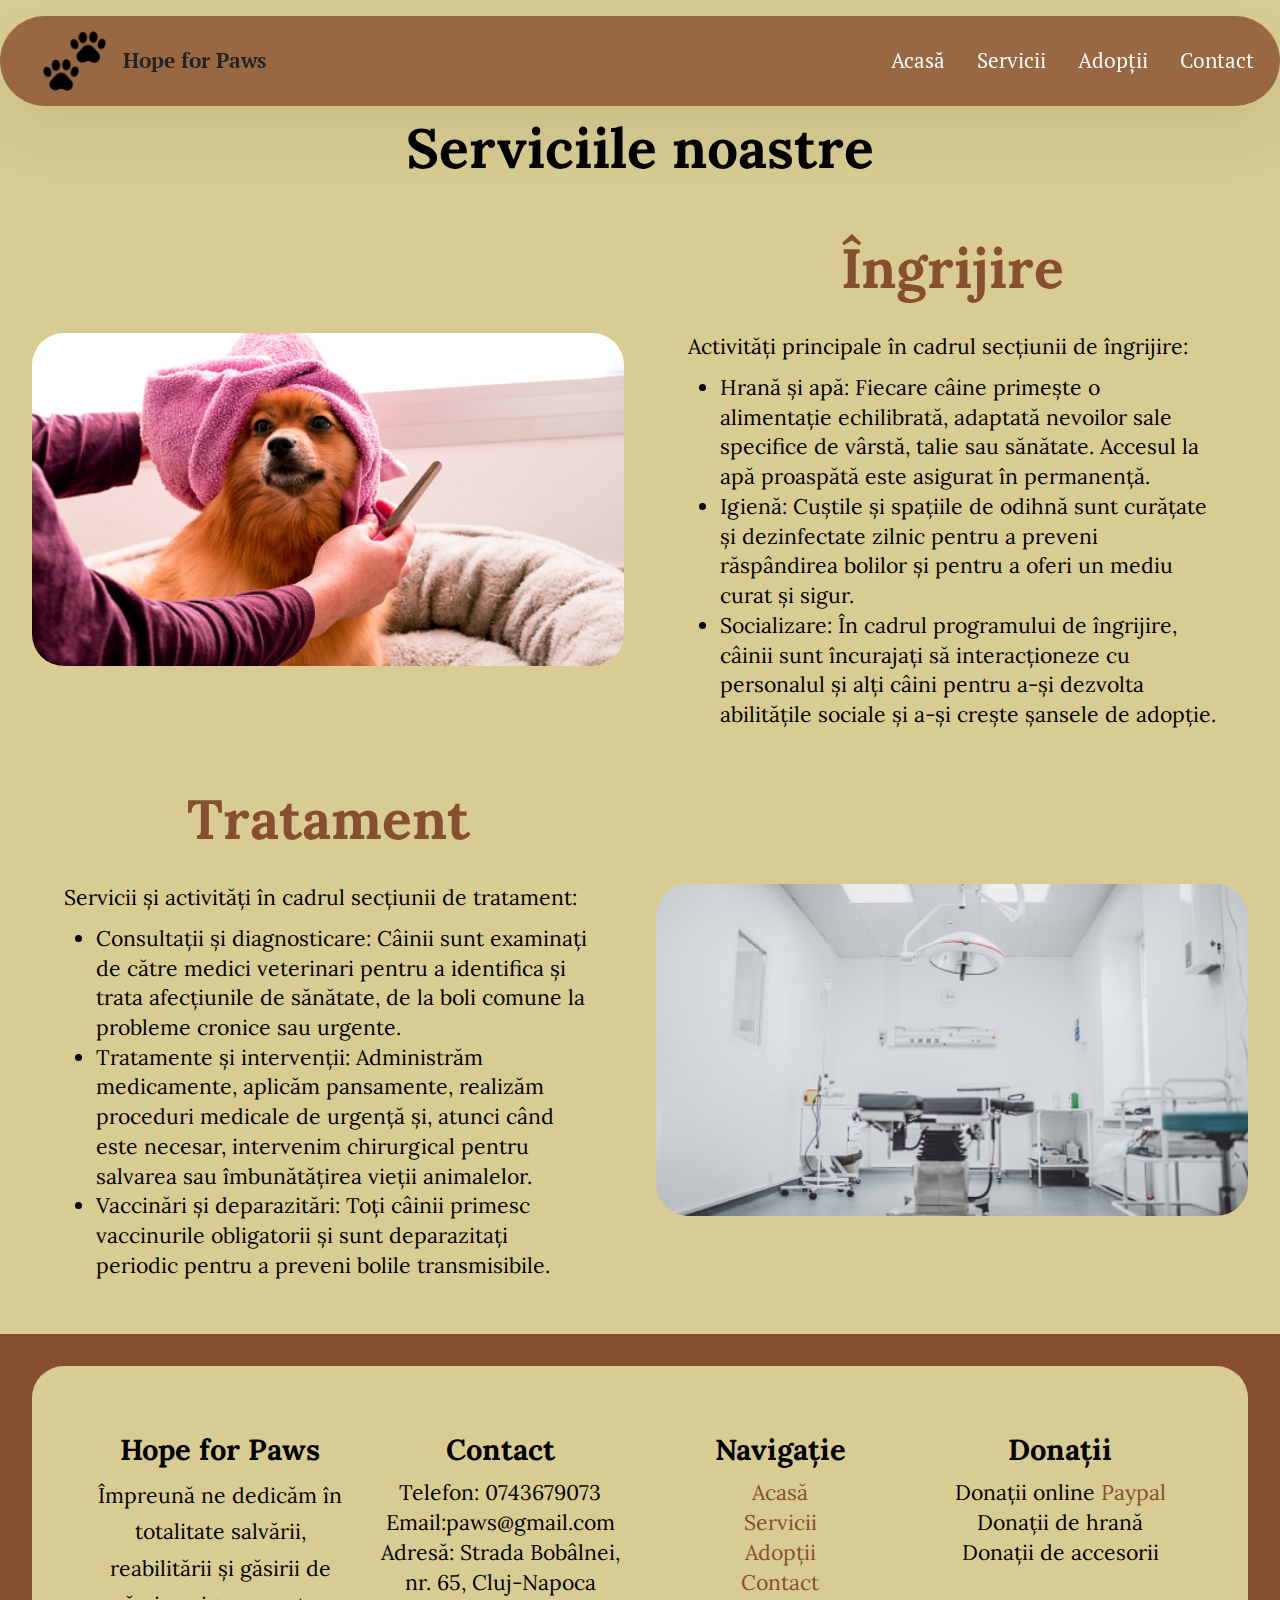
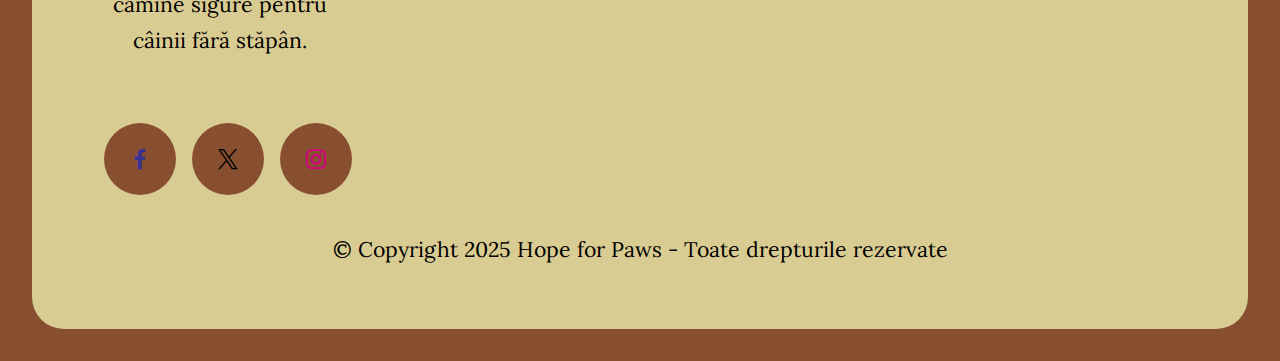
<file: Mobirise/servicii.html>
<!DOCTYPE html>
<html lang="ro" >
<head>
	<meta charset="UTF-8">
	<meta http-equiv="X-UA-Compatible" content="IE=edge">
	<meta name="author" content="Moldovan Anca">
	<meta name="viewport" content="width=device-width, initial-scale=1, minimum-scale=1">
	<link rel="shortcut icon" href="assets/images/paws.png" type="image/x-icon">
	<meta name="keywords" content="adopții, donații, câini.">
	<meta name="description" content="Bine ați venit pe site-ul oficial al Adăpostului de Câini Hope for Paws! Acest site este dedicat prezentării activității noastre, sprijinirii adopțiilor responsabile și oferirii de resurse pentru cei care doresc să se implice în viața și bunăstarea câinilor fără stăpân.">
  
	<title>Servicii</title>

  <link rel="stylesheet" href="assets/web/assets/mobirise-icons2/mobirise2.css">
  <link rel="stylesheet" href="assets/bootstrap/css/bootstrap.min.css">
  <link rel="stylesheet" href="assets/bootstrap/css/bootstrap-grid.min.css">
  <link rel="stylesheet" href="assets/bootstrap/css/bootstrap-reboot.min.css">
  <link rel="stylesheet" href="assets/dropdown/css/style.css">
  <link rel="stylesheet" href="assets/socicon/css/styles.css">
  <link rel="stylesheet" href="assets/theme/css/style.css">
  <link rel="preload" href="https://fonts.googleapis.com/css?family=PT+Serif:400,400i,700,700i&display=swap" as="style" onload="this.onload=null;this.rel='stylesheet'">
  <noscript><link rel="stylesheet" href="https://fonts.googleapis.com/css?family=PT+Serif:400,400i,700,700i&display=swap"></noscript>
  <link rel="preload" href="https://fonts.googleapis.com/css?family=Lora:400,500,600,700,400i,500i,600i,700i&display=swap" as="style" onload="this.onload=null;this.rel='stylesheet'">
  <noscript><link rel="stylesheet" href="https://fonts.googleapis.com/css?family=Lora:400,500,600,700,400i,500i,600i,700i&display=swap"></noscript>
  <link rel="preload" as="style" href="assets/mobirise/css/mbr-additional.css?v=bp4iS9"><link rel="stylesheet" href="assets/mobirise/css/mbr-additional.css?v=bp4iS9" type="text/css">

  
  
  
</head>
<body>
  
  <div data-bs-version="5.1" class="menu menu1 cid-uzQEP1WVkR" id="menu01-0">
	

	<nav class="navbar navbar-dropdown navbar-fixed-top navbar-expand-lg">
		<div class="container">
			<div class="navbar-brand">
				<span class="navbar-logo">
					<a href="index.html">
						<img src="assets/images/paws.png" alt="Logo-ul nostru cu două lăbuţe de căţeluş" style="height: 4.1rem;">
					</a>
				</span>
				<span class="navbar-caption-wrap"><a class="navbar-caption text-black display-4" href="index.html">Hope for Paws</a></span>
			</div>
			<button class="navbar-toggler" type="button" data-toggle="collapse" data-bs-toggle="collapse" data-target="#navbarSupportedContent" data-bs-target="#navbarSupportedContent"
			aria-expanded="false" aria-label="Toggle navigation">
				<span class="hamburger">
					<span></span>
					<span></span>
					<span></span>
					<span></span>
				</span>
			</button>
			<div class="collapse navbar-collapse" id="navbarSupportedContent">
				<ul class="navbar-nav nav-dropdown nav-right" data-app-modern-menu="true"><li class="nav-item">
						<a class="nav-link link text-white text-primary display-4" href="index.html">Acasă</a>
					</li>
					<li class="nav-item">
						<a class="nav-link link text-white text-primary display-4" href="servicii.html" aria-expanded="false">Servicii</a>
					</li>
					<li class="nav-item">
						<a class="nav-link link text-white text-primary display-4" href="adopții.html">Adopţii</a>
					</li><li class="nav-item"><a class="nav-link link text-white text-primary display-4" href="contact.html">Contact</a></li></ul>
				
				
			</div>
		</div>
	</nav>
</div>

<section data-bs-version="5.1" class="article11 cid-uAdQ99FIA8" id="article11-j">
    

    
    
    <div class="container">
        <div class="row justify-content-center">
            <div class="title col-md-12 col-lg-9">
                <h1 class="mbr-section-title mbr-fonts-style align-center mt-0 mb-0 display-2"><strong>Serviciile noastre</strong></h1>
                
                
            </div>
        </div>
    </div>
</section>

<section data-bs-version="5.1" class="start article2 cid-uzXwjb4CB8" id="article02-b">
	

	
	

	<div class="container">
		<div class="row justify-content-center">
			<div class="col-12 col-md-12 col-lg-6 image-wrapper">
				<img class="w-100" src="assets/images/ingrijire.png" alt="O căţeluşă care este la salonul de înfrumuseţare şi îngrijire">
			</div>
			<div class="col-12 col-md-12 col-lg">
				<div class="text-wrapper align-left">
					<h2 class="mbr-section-title mbr-fonts-style mb-4 display-2"><strong>Îngrijire</strong></h2>
					<div class="mbr-text align-left mbr-fonts-style mb-4 display-7">
					<p>Activități principale în cadrul secțiunii de îngrijire:</p>
					<ul>
                    <li>Hrană și apă: Fiecare câine primește o alimentație echilibrată, adaptată nevoilor sale specifice de vârstă, talie sau sănătate. Accesul la apă proaspătă este asigurat în permanență.</li>
                    <li>Igienă: Cuștile și spațiile de odihnă sunt curățate și dezinfectate zilnic pentru a preveni răspândirea bolilor și pentru a oferi un mediu curat și sigur.</li>
                    <li>Socializare: În cadrul programului de îngrijire, câinii sunt încurajați să interacționeze cu personalul și alți câini pentru a-și dezvolta abilitățile sociale și a-și crește șansele de adopție.</li>
				    </ul>
                </div>
					
				</div>
			</div>
		</div>
	</div>
</section>

<section data-bs-version="5.1" class="start article4 cid-uzXzUVzHcH" id="article04-c">
	<div class="container">
		<div class="row justify-content-center">
			<div class="col-12 col-md-12 col-lg-6 image-wrapper">
				<img class="w-100" src="assets/images/tratament.png" alt="Salonul de tratament pentru micii noştri prieteni">
			</div>
			<div class="col-12 col-md-12 col-lg">
				<div class="text-wrapper align-left">
					<h2 class="mbr-section-title mbr-fonts-style mb-4 display-2">
						<strong>Tratament</strong></h2>
				<div class="mbr-text mbr-fonts-style mb-4 display-7">
					<p>Servicii și activități în cadrul secțiunii de tratament:</p>
					<ul>
                    <li>Consultații și diagnosticare: Câinii sunt examinați de către medici veterinari pentru a identifica și trata afecțiunile de sănătate, de la boli comune la probleme cronice sau urgente.</li>
                    <li>Tratamente și intervenții: Administrăm medicamente, aplicăm pansamente, realizăm proceduri medicale de urgență și, atunci când este necesar, intervenim chirurgical pentru salvarea sau îmbunătățirea vieții animalelor.</li>
                    <li>Vaccinări și deparazitări: Toți câinii primesc vaccinurile obligatorii și sunt deparazitați periodic pentru a preveni bolile transmisibile.</li>
				    </ul>
                </div>
				</div>
			</div>
		</div>
	</div>
</section>

<section data-bs-version="5.1" class="footer1 cid-uzRguZwgmD" id="footer01-a">
	

	
	
	<div class="container">
		<div class="row mbr-white">
			<div class="col-12 col-md-6 col-lg-3">
				<h3 class="mbr-section-subtitle mbr-fonts-style mb-2 display-5"><strong>Hope for Paws</strong></h3>
				<ul class="list mbr-fonts-style display-7">
					<li class="mbr-text item-wrap">Împreună ne dedicăm în totalitate salvării, reabilitării și găsirii de cămine sigure pentru câinii fără stăpân.</li>
					<li class="mbr-text item-wrap"></li>
				</ul>
			</div>
			<div class="col-12 col-md-6 col-lg-3">
				<h3 class="mbr-section-subtitle mbr-fonts-style mb-2 display-5"><strong>Contact</strong></h3>
				<ul class="list mbr-fonts-style display-7">
					<li>Telefon: 0743679073</li>
					<li>Email:paws@gmail.com</li>
					<li>Adresă: Strada Bobâlnei, nr. 65, Cluj-Napoca</li>
                </ul>
			</div>
			<div class="col-12 col-md-6 col-lg-3">
				<h3 class="mbr-section-subtitle mbr-fonts-style mb-2 display-5"><strong>Navigație</strong></h3>
				<ul class="list mbr-fonts-style display-7">
					<li><a href="index.html" class="text-primary">Acasă</a></li>
					<li><a href="servicii.html" class="text-primary">Servicii</a></li>
					<li><a href="adopții.html" class="text-primary">Adopţii</a></li>
					<li><a href="contact.html" class="text-primary">Contact</a></li>
				</ul>
			</div>
			<div class="col-12 col-md-6 col-lg-3">
				<h3 class="mbr-section-subtitle mbr-fonts-style mb-2 display-5"><strong>Donații</strong></h3>
				<ul class="list mbr-fonts-style display-7">
					<li>Donații online<a href="https://www.paypal.com/donate?Z3JncnB0=" class="text-primary" target="_blank"> Paypal</a></li>
					<li>Donații de hrană</li>
					<li>Donații de accesorii</li>
				</ul>
			</div>
			<div class="col-12 mt-5 footer-col">
				

				<div class="social-row mt-2 display-7">
					<div class="soc-item">
						<a href="https://www.facebook.com/people/LoveLife4Animals/100064518286642/?mibextid=LQQJ4d&rdid=d08sy5kP7Vv7hvyS&share_url=https%3A%2F%2Fwww.facebook.com%2Fshare%2F19w7sWvEgm%2F%3Fmibextid%3DLQQJ4d" target="_blank">
							<span class="mbr-iconfont socicon-facebook socicon" style="color: rgb(57, 49, 147); fill: rgb(57, 49, 147);"></span>
						</a>
					</div>
					<div class="soc-item">
						<a href="https://x.com/contul_tau" target="_blank">
							<span class="mbr-iconfont socicon-twitter socicon"></span>
						</a>
					</div>
					<div class="soc-item">
						<a href="https://www.instagram.com/p/CV8joFWoBZ9/?igsh=M2ZrYTNpOXN2aDht" target="_blank">
							<span class="mbr-iconfont socicon-instagram socicon" style="color: rgb(215, 0, 129); fill: rgb(215, 0, 129);"></span>
						</a>
					</div>
					
				</div>
			</div>
			<div class="col-12 mt-4">
				<p class="mbr-text mb-0 mbr-fonts-style copyright align-center display-7">
					© Copyright 2025 Hope for Paws - Toate drepturile rezervate</p>
			</div>
		</div>
	</div>
</section>

<script src="assets/bootstrap/js/bootstrap.bundle.min.js"></script>  
<script src="assets/smoothscroll/smooth-scroll.js"></script>  
<script src="assets/ytplayer/index.js"></script>  
<script src="assets/dropdown/js/navbar-dropdown.js"></script>  
<script src="assets/theme/js/script.js"></script>  
  
  
</body>
</html>
</file>
<file: assets/web/assets/mobirise-icons2/mobirise2.css>
@font-face {
  font-family: 'Moririse2';
  font-display: swap;
  src:  url('mobirise2.eot?f2bix4');
  src:  url('mobirise2.eot?f2bix4#iefix') format('embedded-opentype'),
    url('mobirise2.ttf?f2bix4') format('truetype'),
    url('mobirise2.woff?f2bix4') format('woff'),
    url('mobirise2.svg?f2bix4#mobirise2') format('svg');
  font-weight: normal;
  font-style: normal;
}

[class^="mobi-"], [class*=" mobi-"] {
  /* use !important to prevent issues with browser extensions that change fonts */
  font-family: 'Moririse2' !important;
  speak: none;
  font-style: normal;
  font-weight: normal;
  font-variant: normal;
  text-transform: none;
  line-height: 1;

  /* Better Font Rendering =========== */
  -webkit-font-smoothing: antialiased;
  -moz-osx-font-smoothing: grayscale;
}

.mobi-mbri-add-submenu:before {
  content: "\e900";
}
.mobi-mbri-alert:before {
  content: "\e901";
}
.mobi-mbri-align-center:before {
  content: "\e902";
}
.mobi-mbri-align-justify:before {
  content: "\e903";
}
.mobi-mbri-align-left:before {
  content: "\e904";
}
.mobi-mbri-align-right:before {
  content: "\e905";
}
.mobi-mbri-android:before {
  content: "\e906";
}
.mobi-mbri-apple:before {
  content: "\e907";
}
.mobi-mbri-arrow-down:before {
  content: "\e908";
}
.mobi-mbri-arrow-next:before {
  content: "\e909";
}
.mobi-mbri-arrow-prev:before {
  content: "\e90a";
}
.mobi-mbri-arrow-up:before {
  content: "\e90b";
}
.mobi-mbri-bold:before {
  content: "\e90c";
}
.mobi-mbri-bookmark:before {
  content: "\e90d";
}
.mobi-mbri-bootstrap:before {
  content: "\e90e";
}
.mobi-mbri-briefcase:before {
  content: "\e90f";
}
.mobi-mbri-browse:before {
  content: "\e910";
}
.mobi-mbri-bulleted-list:before {
  content: "\e911";
}
.mobi-mbri-calendar:before {
  content: "\e912";
}
.mobi-mbri-camera:before {
  content: "\e913";
}
.mobi-mbri-cart-add:before {
  content: "\e914";
}
.mobi-mbri-cart-full:before {
  content: "\e915";
}
.mobi-mbri-cash:before {
  content: "\e916";
}
.mobi-mbri-change-style:before {
  content: "\e917";
}
.mobi-mbri-chat:before {
  content: "\e918";
}
.mobi-mbri-clock:before {
  content: "\e919";
}
.mobi-mbri-close:before {
  content: "\e91a";
}
.mobi-mbri-cloud:before {
  content: "\e91b";
}
.mobi-mbri-code:before {
  content: "\e91c";
}
.mobi-mbri-contact-form:before {
  content: "\e91d";
}
.mobi-mbri-credit-card:before {
  content: "\e91e";
}
.mobi-mbri-cursor-click:before {
  content: "\e91f";
}
.mobi-mbri-cust-feedback:before {
  content: "\e920";
}
.mobi-mbri-database:before {
  content: "\e921";
}
.mobi-mbri-delivery:before {
  content: "\e922";
}
.mobi-mbri-desktop:before {
  content: "\e923";
}
.mobi-mbri-devices:before {
  content: "\e924";
}
.mobi-mbri-down:before {
  content: "\e925";
}
.mobi-mbri-download-2:before {
  content: "\e926";
}
.mobi-mbri-download:before {
  content: "\e927";
}
.mobi-mbri-drag-n-drop-2:before {
  content: "\e928";
}
.mobi-mbri-drag-n-drop:before {
  content: "\e929";
}
.mobi-mbri-edit-2:before {
  content: "\e92a";
}
.mobi-mbri-edit:before {
  content: "\e92b";
}
.mobi-mbri-error:before {
  content: "\e92c";
}
.mobi-mbri-extension:before {
  content: "\e92d";
}
.mobi-mbri-features:before {
  content: "\e92e";
}
.mobi-mbri-file:before {
  content: "\e92f";
}
.mobi-mbri-flag:before {
  content: "\e930";
}
.mobi-mbri-folder:before {
  content: "\e931";
}
.mobi-mbri-gift:before {
  content: "\e932";
}
.mobi-mbri-github:before {
  content: "\e933";
}
.mobi-mbri-globe-2:before {
  content: "\e934";
}
.mobi-mbri-globe:before {
  content: "\e935";
}
.mobi-mbri-growing-chart:before {
  content: "\e936";
}
.mobi-mbri-hearth:before {
  content: "\e937";
}
.mobi-mbri-help:before {
  content: "\e938";
}
.mobi-mbri-home:before {
  content: "\e939";
}
.mobi-mbri-hot-cup:before {
  content: "\e93a";
}
.mobi-mbri-idea:before {
  content: "\e93b";
}
.mobi-mbri-image-gallery:before {
  content: "\e93c";
}
.mobi-mbri-image-slider:before {
  content: "\e93d";
}
.mobi-mbri-info:before {
  content: "\e93e";
}
.mobi-mbri-italic:before {
  content: "\e93f";
}
.mobi-mbri-key:before {
  content: "\e940";
}
.mobi-mbri-laptop:before {
  content: "\e941";
}
.mobi-mbri-layers:before {
  content: "\e942";
}
.mobi-mbri-left-right:before {
  content: "\e943";
}
.mobi-mbri-left:before {
  content: "\e944";
}
.mobi-mbri-letter:before {
  content: "\e945";
}
.mobi-mbri-like:before {
  content: "\e946";
}
.mobi-mbri-link:before {
  content: "\e947";
}
.mobi-mbri-lock:before {
  content: "\e948";
}
.mobi-mbri-login:before {
  content: "\e949";
}
.mobi-mbri-logout:before {
  content: "\e94a";
}
.mobi-mbri-magic-stick:before {
  content: "\e94b";
}
.mobi-mbri-map-pin:before {
  content: "\e94c";
}
.mobi-mbri-menu:before {
  content: "\e94d";
}
.mobi-mbri-mobile-2:before {
  content: "\e94e";
}
.mobi-mbri-mobile-horizontal:before {
  content: "\e94f";
}
.mobi-mbri-mobile:before {
  content: "\e950";
}
.mobi-mbri-mobirise:before {
  content: "\e951";
}
.mobi-mbri-more-horizontal:before {
  content: "\e952";
}
.mobi-mbri-more-vertical:before {
  content: "\e953";
}
.mobi-mbri-music:before {
  content: "\e954";
}
.mobi-mbri-new-file:before {
  content: "\e955";
}
.mobi-mbri-numbered-list:before {
  content: "\e956";
}
.mobi-mbri-opened-folder:before {
  content: "\e957";
}
.mobi-mbri-pages:before {
  content: "\e958";
}
.mobi-mbri-paper-plane:before {
  content: "\e959";
}
.mobi-mbri-paperclip:before {
  content: "\e95a";
}
.mobi-mbri-phone:before {
  content: "\e95b";
}
.mobi-mbri-photo:before {
  content: "\e95c";
}
.mobi-mbri-photos:before {
  content: "\e95d";
}
.mobi-mbri-pin:before {
  content: "\e95e";
}
.mobi-mbri-play:before {
  content: "\e95f";
}
.mobi-mbri-plus:before {
  content: "\e960";
}
.mobi-mbri-preview:before {
  content: "\e961";
}
.mobi-mbri-print:before {
  content: "\e962";
}
.mobi-mbri-protect:before {
  content: "\e963";
}
.mobi-mbri-question:before {
  content: "\e964";
}
.mobi-mbri-quote-left:before {
  content: "\e965";
}
.mobi-mbri-quote-right:before {
  content: "\e966";
}
.mobi-mbri-redo:before {
  content: "\e967";
}
.mobi-mbri-refresh:before {
  content: "\e968";
}
.mobi-mbri-responsive-2:before {
  content: "\e969";
}
.mobi-mbri-responsive:before {
  content: "\e96a";
}
.mobi-mbri-right:before {
  content: "\e96b";
}
.mobi-mbri-rocket:before {
  content: "\e96c";
}
.mobi-mbri-sad-face:before {
  content: "\e96d";
}
.mobi-mbri-sale:before {
  content: "\e96e";
}
.mobi-mbri-save:before {
  content: "\e96f";
}
.mobi-mbri-search:before {
  content: "\e970";
}
.mobi-mbri-setting-2:before {
  content: "\e971";
}
.mobi-mbri-setting-3:before {
  content: "\e972";
}
.mobi-mbri-setting:before {
  content: "\e973";
}
.mobi-mbri-share:before {
  content: "\e974";
}
.mobi-mbri-shopping-bag:before {
  content: "\e975";
}
.mobi-mbri-shopping-basket:before {
  content: "\e976";
}
.mobi-mbri-shopping-cart:before {
  content: "\e977";
}
.mobi-mbri-sites:before {
  content: "\e978";
}
.mobi-mbri-smile-face:before {
  content: "\e979";
}
.mobi-mbri-speed:before {
  content: "\e97a";
}
.mobi-mbri-star:before {
  content: "\e97b";
}
.mobi-mbri-success:before {
  content: "\e97c";
}
.mobi-mbri-sun:before {
  content: "\e97d";
}
.mobi-mbri-sun2:before {
  content: "\e97e";
}
.mobi-mbri-tablet-vertical:before {
  content: "\e97f";
}
.mobi-mbri-tablet:before {
  content: "\e980";
}
.mobi-mbri-target:before {
  content: "\e981";
}
.mobi-mbri-timer:before {
  content: "\e982";
}
.mobi-mbri-to-ftp:before {
  content: "\e983";
}
.mobi-mbri-to-local-drive:before {
  content: "\e984";
}
.mobi-mbri-touch-swipe:before {
  content: "\e985";
}
.mobi-mbri-touch:before {
  content: "\e986";
}
.mobi-mbri-trash:before {
  content: "\e987";
}
.mobi-mbri-underline:before {
  content: "\e988";
}
.mobi-mbri-undo:before {
  content: "\e989";
}
.mobi-mbri-unlink:before {
  content: "\e98a";
}
.mobi-mbri-unlock:before {
  content: "\e98b";
}
.mobi-mbri-up-down:before {
  content: "\e98c";
}
.mobi-mbri-up:before {
  content: "\e98d";
}
.mobi-mbri-update:before {
  content: "\e98e";
}
.mobi-mbri-upload-2:before {
  content: "\e98f";
}
.mobi-mbri-upload:before {
  content: "\e990";
}
.mobi-mbri-user-2:before {
  content: "\e991";
}
.mobi-mbri-user:before {
  content: "\e992";
}
.mobi-mbri-users:before {
  content: "\e993";
}
.mobi-mbri-video-play:before {
  content: "\e994";
}
.mobi-mbri-video:before {
  content: "\e995";
}
.mobi-mbri-watch:before {
  content: "\e996";
}
.mobi-mbri-website-theme-2:before {
  content: "\e997";
}
.mobi-mbri-website-theme:before {
  content: "\e998";
}
.mobi-mbri-wifi:before {
  content: "\e999";
}
.mobi-mbri-windows:before {
  content: "\e99a";
}
.mobi-mbri-zoom-in:before {
  content: "\e99b";
}
.mobi-mbri-zoom-out:before {
  content: "\e99c";
}
</file>
<file: assets/dropdown/css/style.css>
.navbar-dropdown {
  left: 0;
  padding: 0;
  position: absolute;
  right: 0;
  top: 0;
  transition: all 0.45s ease;
  z-index: 1030;
  background: #282828; }
  .navbar-dropdown .navbar-logo {
    margin-right: 0.8rem;
    transition: margin 0.3s ease-in-out;
    vertical-align: middle; }
    .navbar-dropdown .navbar-logo img {
      height: 3.125rem;
      transition: all 0.3s ease-in-out; }
    .navbar-dropdown .navbar-logo.mbr-iconfont {
      font-size: 3.125rem;
      line-height: 3.125rem; }
  .navbar-dropdown .navbar-caption {
    font-weight: 700;
    white-space: normal;
    vertical-align: -4px;
    line-height: 3.125rem !important; }
    .navbar-dropdown .navbar-caption, .navbar-dropdown .navbar-caption:hover {
      color: inherit;
      text-decoration: none; }
  .navbar-dropdown .mbr-iconfont + .navbar-caption {
    vertical-align: -1px; }
  .navbar-dropdown.navbar-fixed-top {
    position: fixed; }
  .navbar-dropdown .navbar-brand span {
    vertical-align: -4px; }
  .navbar-dropdown.bg-color.transparent {
    background: none; }
  .navbar-dropdown.navbar-short .navbar-brand {
    padding: 0.625rem 0; }
    .navbar-dropdown.navbar-short .navbar-brand span {
      vertical-align: -1px; }
  .navbar-dropdown.navbar-short .navbar-caption {
    line-height: 2.375rem !important;
    vertical-align: -2px; }
  .navbar-dropdown.navbar-short .navbar-logo {
    margin-right: 0.5rem; }
    .navbar-dropdown.navbar-short .navbar-logo img {
      height: 2.375rem; }
    .navbar-dropdown.navbar-short .navbar-logo.mbr-iconfont {
      font-size: 2.375rem;
      line-height: 2.375rem; }
  .navbar-dropdown.navbar-short .mbr-table-cell {
    height: 3.625rem; }
  .navbar-dropdown .navbar-close {
    left: 0.6875rem;
    position: fixed;
    top: 0.75rem;
    z-index: 1000; }
  .navbar-dropdown .hamburger-icon {
    content: "";
    display: inline-block;
    vertical-align: middle;
    width: 16px;
    -webkit-box-shadow: 0 -6px 0 1px #282828,0 0 0 1px #282828,0 6px 0 1px #282828;
    -moz-box-shadow: 0 -6px 0 1px #282828,0 0 0 1px #282828,0 6px 0 1px #282828;
    box-shadow: 0 -6px 0 1px #282828,0 0 0 1px #282828,0 6px 0 1px #282828; }

.dropdown-menu .dropdown-toggle[data-toggle="dropdown-submenu"]::after {
  border-bottom: 0.35em solid transparent;
  border-left: 0.35em solid;
  border-right: 0;
  border-top: 0.35em solid transparent;
  margin-left: 0.3rem; }

.dropdown-menu .dropdown-item:focus {
  outline: 0; }

.nav-dropdown {
  font-size: 0.75rem;
  font-weight: 500;
  height: auto !important; }
  .nav-dropdown .nav-btn {
    padding-left: 1rem; }
  .nav-dropdown .link {
    margin: .667em 1.667em;
    font-weight: 500;
    padding: 0;
    transition: color .2s ease-in-out; }
    .nav-dropdown .link.dropdown-toggle {
      margin-right: 2.583em; }
      .nav-dropdown .link.dropdown-toggle::after {
        margin-left: .25rem;
        border-top: 0.35em solid;
        border-right: 0.35em solid transparent;
        border-left: 0.35em solid transparent;
        border-bottom: 0; }
      .nav-dropdown .link.dropdown-toggle[aria-expanded="true"] {
        margin: 0;
        padding: 0.667em 3.263em  0.667em 1.667em; }
  .nav-dropdown .link::after,
  .nav-dropdown .dropdown-item::after {
    color: inherit; }
  .nav-dropdown .btn {
    font-size: 0.75rem;
    font-weight: 700;
    letter-spacing: 0;
    margin-bottom: 0;
    padding-left: 1.25rem;
    padding-right: 1.25rem; }
  .nav-dropdown .dropdown-menu {
    border-radius: 0;
    border: 0;
    left: 0;
    margin: 0;
    padding-bottom: 1.25rem;
    padding-top: 1.25rem;
    position: relative; }
  .nav-dropdown .dropdown-submenu {
    margin-left: 0.125rem;
    top: 0; }
  .nav-dropdown .dropdown-item {
    font-weight: 500;
    line-height: 2;
    padding: 0.3846em 4.615em 0.3846em 1.5385em;
    position: relative;
    transition: color .2s ease-in-out, background-color .2s ease-in-out; }
    .nav-dropdown .dropdown-item::after {
      margin-top: -0.3077em;
      position: absolute;
      right: 1.1538em;
      top: 50%; }
    .nav-dropdown .dropdown-item:focus, .nav-dropdown .dropdown-item:hover {
      background: none; }

@media (max-width: 767px) {
  .nav-dropdown.navbar-toggleable-sm {
    bottom: 0;
    display: none;
    left: 0;
    overflow-x: hidden;
    position: fixed;
    top: 0;
    transform: translateX(-100%);
    -ms-transform: translateX(-100%);
    -webkit-transform: translateX(-100%);
    width: 18.75rem;
    z-index: 999; } }
.nav-dropdown.navbar-toggleable-xl {
  bottom: 0;
  display: none;
  left: 0;
  overflow-x: hidden;
  position: fixed;
  top: 0;
  transform: translateX(-100%);
  -ms-transform: translateX(-100%);
  -webkit-transform: translateX(-100%);
  width: 18.75rem;
  z-index: 999; }

.nav-dropdown-sm {
  display: block !important;
  overflow-x: hidden;
  overflow: auto;
  padding-top: 3.875rem; }
  .nav-dropdown-sm::after {
    content: "";
    display: block;
    height: 3rem;
    width: 100%; }
  .nav-dropdown-sm.collapse.in ~ .navbar-close {
    display: block !important; }
  .nav-dropdown-sm.collapsing, .nav-dropdown-sm.collapse.in {
    transform: translateX(0);
    -ms-transform: translateX(0);
    -webkit-transform: translateX(0);
    transition: all 0.25s ease-out;
    -webkit-transition: all 0.25s ease-out;
    background: #282828; }
  .nav-dropdown-sm.collapsing[aria-expanded="false"] {
    transform: translateX(-100%);
    -ms-transform: translateX(-100%);
    -webkit-transform: translateX(-100%); }
  .nav-dropdown-sm .nav-item {
    display: block;
    margin-left: 0 !important;
    padding-left: 0; }
  .nav-dropdown-sm .link,
  .nav-dropdown-sm .dropdown-item {
    border-top: 1px dotted rgba(255, 255, 255, 0.1);
    font-size: 0.8125rem;
    line-height: 1.6;
    margin: 0 !important;
    padding: 0.875rem 2.4rem 0.875rem 1.5625rem !important;
    position: relative;
    white-space: normal; }
    .nav-dropdown-sm .link:focus, .nav-dropdown-sm .link:hover,
    .nav-dropdown-sm .dropdown-item:focus,
    .nav-dropdown-sm .dropdown-item:hover {
      background: rgba(0, 0, 0, 0.2) !important;
      color: #c0a375; }
  .nav-dropdown-sm .nav-btn {
    position: relative;
    padding: 1.5625rem 1.5625rem 0 1.5625rem; }
    .nav-dropdown-sm .nav-btn::before {
      border-top: 1px dotted rgba(255, 255, 255, 0.1);
      content: "";
      left: 0;
      position: absolute;
      top: 0;
      width: 100%; }
    .nav-dropdown-sm .nav-btn + .nav-btn {
      padding-top: 0.625rem; }
      .nav-dropdown-sm .nav-btn + .nav-btn::before {
        display: none; }
  .nav-dropdown-sm .btn {
    padding: 0.625rem 0; }
  .nav-dropdown-sm .dropdown-toggle[data-toggle="dropdown-submenu"]::after {
    margin-left: .25rem;
    border-top: 0.35em solid;
    border-right: 0.35em solid transparent;
    border-left: 0.35em solid transparent;
    border-bottom: 0; }
  .nav-dropdown-sm .dropdown-toggle[data-toggle="dropdown-submenu"][aria-expanded="true"]::after {
    border-top: 0;
    border-right: 0.35em solid transparent;
    border-left: 0.35em solid transparent;
    border-bottom: 0.35em solid; }
  .nav-dropdown-sm .dropdown-menu {
    margin: 0;
    padding: 0;
    position: relative;
    top: 0;
    left: 0;
    width: 100%;
    border: 0;
    float: none;
    border-radius: 0;
    background: none; }
  .nav-dropdown-sm .dropdown-submenu {
    left: 100%;
    margin-left: 0.125rem;
    margin-top: -1.25rem;
    top: 0; }

.navbar-toggleable-sm .nav-dropdown .dropdown-menu {
  position: absolute; }

.navbar-toggleable-sm .nav-dropdown .dropdown-submenu {
  left: 100%;
  margin-left: 0.125rem;
  margin-top: -1.25rem;
  top: 0; }

.navbar-toggleable-sm.opened .nav-dropdown .dropdown-menu {
  position: relative; }

.navbar-toggleable-sm.opened .nav-dropdown .dropdown-submenu {
  left: 0;
  margin-left: 00rem;
  margin-top: 0rem;
  top: 0; }

.is-builder .nav-dropdown.collapsing {
  transition: none !important; }
</file>
<file: assets/socicon/css/styles.css>
@charset "UTF-8";

@font-face {
  font-family: 'Socicon';
  src:  url('../fonts/socicon.eot');
  src:  url('../fonts/socicon.eot?#iefix') format('embedded-opentype'),
    url('../fonts/socicon.woff2') format('woff2'),
    url('../fonts/socicon.ttf') format('truetype'),
    url('../fonts/socicon.woff') format('woff'),
    url('../fonts/socicon.svg#socicon') format('svg');
  font-weight: normal;
  font-style: normal;
  font-display: swap;
}

[data-icon]:before {
  font-family: "socicon" !important;
  content: attr(data-icon);
  font-style: normal !important;
  font-weight: normal !important;
  font-variant: normal !important;
  text-transform: none !important;
  speak: none;
  line-height: 1;
  -webkit-font-smoothing: antialiased;
  -moz-osx-font-smoothing: grayscale;
}

[class^="socicon-"], [class*=" socicon-"] {
  /* use !important to prevent issues with browser extensions that change fonts */
  font-family: 'Socicon' !important;
  speak: none;
  font-style: normal;
  font-weight: normal;
  font-variant: normal;
  text-transform: none;
  line-height: 1;

  /* Better Font Rendering =========== */
  -webkit-font-smoothing: antialiased;
  -moz-osx-font-smoothing: grayscale;
}

.socicon-500px:before {
  content: "\e000";
}
.socicon-8tracks:before {
  content: "\e001";
}
.socicon-airbnb:before {
  content: "\e002";
}
.socicon-alliance:before {
  content: "\e003";
}
.socicon-amazon:before {
  content: "\e004";
}
.socicon-amplement:before {
  content: "\e005";
}
.socicon-android:before {
  content: "\e006";
}
.socicon-angellist:before {
  content: "\e007";
}
.socicon-apple:before {
  content: "\e008";
}
.socicon-appnet:before {
  content: "\e009";
}
.socicon-baidu:before {
  content: "\e00a";
}
.socicon-bandcamp:before {
  content: "\e00b";
}
.socicon-battlenet:before {
  content: "\e00c";
}
.socicon-mixer:before {
  content: "\e00d";
}
.socicon-bebee:before {
  content: "\e00e";
}
.socicon-bebo:before {
  content: "\e00f";
}
.socicon-behance:before {
  content: "\e010";
}
.socicon-blizzard:before {
  content: "\e011";
}
.socicon-blogger:before {
  content: "\e012";
}
.socicon-buffer:before {
  content: "\e013";
}
.socicon-chrome:before {
  content: "\e014";
}
.socicon-coderwall:before {
  content: "\e015";
}
.socicon-curse:before {
  content: "\e016";
}
.socicon-dailymotion:before {
  content: "\e017";
}
.socicon-deezer:before {
  content: "\e018";
}
.socicon-delicious:before {
  content: "\e019";
}
.socicon-deviantart:before {
  content: "\e01a";
}
.socicon-diablo:before {
  content: "\e01b";
}
.socicon-digg:before {
  content: "\e01c";
}
.socicon-discord:before {
  content: "\e01d";
}
.socicon-disqus:before {
  content: "\e01e";
}
.socicon-douban:before {
  content: "\e01f";
}
.socicon-draugiem:before {
  content: "\e020";
}
.socicon-dribbble:before {
  content: "\e021";
}
.socicon-drupal:before {
  content: "\e022";
}
.socicon-ebay:before {
  content: "\e023";
}
.socicon-ello:before {
  content: "\e024";
}
.socicon-endomodo:before {
  content: "\e025";
}
.socicon-envato:before {
  content: "\e026";
}
.socicon-etsy:before {
  content: "\e027";
}
.socicon-facebook:before {
  content: "\e028";
}
.socicon-feedburner:before {
  content: "\e029";
}
.socicon-filmweb:before {
  content: "\e02a";
}
.socicon-firefox:before {
  content: "\e02b";
}
.socicon-flattr:before {
  content: "\e02c";
}
.socicon-flickr:before {
  content: "\e02d";
}
.socicon-formulr:before {
  content: "\e02e";
}
.socicon-forrst:before {
  content: "\e02f";
}
.socicon-foursquare:before {
  content: "\e030";
}
.socicon-friendfeed:before {
  content: "\e031";
}
.socicon-github:before {
  content: "\e032";
}
.socicon-goodreads:before {
  content: "\e033";
}
.socicon-google:before {
  content: "\e034";
}
.socicon-googlescholar:before {
  content: "\e035";
}
.socicon-googlegroups:before {
  content: "\e036";
}
.socicon-googlephotos:before {
  content: "\e037";
}
.socicon-googleplus:before {
  content: "\e038";
}
.socicon-grooveshark:before {
  content: "\e039";
}
.socicon-hackerrank:before {
  content: "\e03a";
}
.socicon-hearthstone:before {
  content: "\e03b";
}
.socicon-hellocoton:before {
  content: "\e03c";
}
.socicon-heroes:before {
  content: "\e03d";
}
.socicon-smashcast:before {
  content: "\e03e";
}
.socicon-horde:before {
  content: "\e03f";
}
.socicon-houzz:before {
  content: "\e040";
}
.socicon-icq:before {
  content: "\e041";
}
.socicon-identica:before {
  content: "\e042";
}
.socicon-imdb:before {
  content: "\e043";
}
.socicon-instagram:before {
  content: "\e044";
}
.socicon-issuu:before {
  content: "\e045";
}
.socicon-istock:before {
  content: "\e046";
}
.socicon-itunes:before {
  content: "\e047";
}
.socicon-keybase:before {
  content: "\e048";
}
.socicon-lanyrd:before {
  content: "\e049";
}
.socicon-lastfm:before {
  content: "\e04a";
}
.socicon-line:before {
  content: "\e04b";
}
.socicon-linkedin:before {
  content: "\e04c";
}
.socicon-livejournal:before {
  content: "\e04d";
}
.socicon-lyft:before {
  content: "\e04e";
}
.socicon-macos:before {
  content: "\e04f";
}
.socicon-mail:before {
  content: "\e050";
}
.socicon-medium:before {
  content: "\e051";
}
.socicon-meetup:before {
  content: "\e052";
}
.socicon-mixcloud:before {
  content: "\e053";
}
.socicon-modelmayhem:before {
  content: "\e054";
}
.socicon-mumble:before {
  content: "\e055";
}
.socicon-myspace:before {
  content: "\e056";
}
.socicon-newsvine:before {
  content: "\e057";
}
.socicon-nintendo:before {
  content: "\e058";
}
.socicon-npm:before {
  content: "\e059";
}
.socicon-odnoklassniki:before {
  content: "\e05a";
}
.socicon-openid:before {
  content: "\e05b";
}
.socicon-opera:before {
  content: "\e05c";
}
.socicon-outlook:before {
  content: "\e05d";
}
.socicon-overwatch:before {
  content: "\e05e";
}
.socicon-patreon:before {
  content: "\e05f";
}
.socicon-paypal:before {
  content: "\e060";
}
.socicon-periscope:before {
  content: "\e061";
}
.socicon-persona:before {
  content: "\e062";
}
.socicon-pinterest:before {
  content: "\e063";
}
.socicon-play:before {
  content: "\e064";
}
.socicon-player:before {
  content: "\e065";
}
.socicon-playstation:before {
  content: "\e066";
}
.socicon-pocket:before {
  content: "\e067";
}
.socicon-qq:before {
  content: "\e068";
}
.socicon-quora:before {
  content: "\e069";
}
.socicon-raidcall:before {
  content: "\e06a";
}
.socicon-ravelry:before {
  content: "\e06b";
}
.socicon-reddit:before {
  content: "\e06c";
}
.socicon-renren:before {
  content: "\e06d";
}
.socicon-researchgate:before {
  content: "\e06e";
}
.socicon-residentadvisor:before {
  content: "\e06f";
}
.socicon-reverbnation:before {
  content: "\e070";
}
.socicon-rss:before {
  content: "\e071";
}
.socicon-sharethis:before {
  content: "\e072";
}
.socicon-skype:before {
  content: "\e073";
}
.socicon-slideshare:before {
  content: "\e074";
}
.socicon-smugmug:before {
  content: "\e075";
}
.socicon-snapchat:before {
  content: "\e076";
}
.socicon-songkick:before {
  content: "\e077";
}
.socicon-soundcloud:before {
  content: "\e078";
}
.socicon-spotify:before {
  content: "\e079";
}
.socicon-stackexchange:before {
  content: "\e07a";
}
.socicon-stackoverflow:before {
  content: "\e07b";
}
.socicon-starcraft:before {
  content: "\e07c";
}
.socicon-stayfriends:before {
  content: "\e07d";
}
.socicon-steam:before {
  content: "\e07e";
}
.socicon-storehouse:before {
  content: "\e07f";
}
.socicon-strava:before {
  content: "\e080";
}
.socicon-streamjar:before {
  content: "\e081";
}
.socicon-stumbleupon:before {
  content: "\e082";
}
.socicon-swarm:before {
  content: "\e083";
}
.socicon-teamspeak:before {
  content: "\e084";
}
.socicon-teamviewer:before {
  content: "\e085";
}
.socicon-technorati:before {
  content: "\e086";
}
.socicon-telegram:before {
  content: "\e087";
}
.socicon-tripadvisor:before {
  content: "\e088";
}
.socicon-tripit:before {
  content: "\e089";
}
.socicon-triplej:before {
  content: "\e08a";
}
.socicon-tumblr:before {
  content: "\e08b";
}
.socicon-twitch:before {
  content: "\e08c";
}
.socicon-twitter:before {
  content: "\e08d";
}
.socicon-uber:before {
  content: "\e08e";
}
.socicon-ventrilo:before {
  content: "\e08f";
}
.socicon-viadeo:before {
  content: "\e090";
}
.socicon-viber:before {
  content: "\e091";
}
.socicon-viewbug:before {
  content: "\e092";
}
.socicon-vimeo:before {
  content: "\e093";
}
.socicon-vine:before {
  content: "\e094";
}
.socicon-vkontakte:before {
  content: "\e095";
}
.socicon-warcraft:before {
  content: "\e096";
}
.socicon-wechat:before {
  content: "\e097";
}
.socicon-weibo:before {
  content: "\e098";
}
.socicon-whatsapp:before {
  content: "\e099";
}
.socicon-wikipedia:before {
  content: "\e09a";
}
.socicon-windows:before {
  content: "\e09b";
}
.socicon-wordpress:before {
  content: "\e09c";
}
.socicon-wykop:before {
  content: "\e09d";
}
.socicon-xbox:before {
  content: "\e09e";
}
.socicon-xing:before {
  content: "\e09f";
}
.socicon-yahoo:before {
  content: "\e0a0";
}
.socicon-yammer:before {
  content: "\e0a1";
}
.socicon-yandex:before {
  content: "\e0a2";
}
.socicon-yelp:before {
  content: "\e0a3";
}
.socicon-younow:before {
  content: "\e0a4";
}
.socicon-youtube:before {
  content: "\e0a5";
}
.socicon-zapier:before {
  content: "\e0a6";
}
.socicon-zerply:before {
  content: "\e0a7";
}
.socicon-zomato:before {
  content: "\e0a8";
}
.socicon-zynga:before {
  content: "\e0a9";
}
.socicon-spreadshirt:before {
  content: "\e901";
}
.socicon-gamejolt:before {
  content: "\e902";
}
.socicon-trello:before {
  content: "\e903";
}
.socicon-tunein:before {
  content: "\e904";
}
.socicon-bloglovin:before {
  content: "\e905";
}
.socicon-gamewisp:before {
  content: "\e906";
}
.socicon-messenger:before {
  content: "\e907";
}
.socicon-pandora:before {
  content: "\e908";
}
.socicon-augment:before {
  content: "\e909";
}
.socicon-bitbucket:before {
  content: "\e90a";
}
.socicon-fyuse:before {
  content: "\e90b";
}
.socicon-yt-gaming:before {
  content: "\e90c";
}
.socicon-sketchfab:before {
  content: "\e90d";
}
.socicon-mobcrush:before {
  content: "\e90e";
}
.socicon-microsoft:before {
  content: "\e90f";
}
.socicon-realtor:before {
  content: "\e910";
}
.socicon-tidal:before {
  content: "\e911";
}
.socicon-qobuz:before {
  content: "\e912";
}
.socicon-natgeo:before {
  content: "\e913";
}
.socicon-mastodon:before {
  content: "\e914";
}
.socicon-unsplash:before {
  content: "\e915";
}
.socicon-homeadvisor:before {
  content: "\e916";
}
.socicon-angieslist:before {
  content: "\e917";
}
.socicon-codepen:before {
  content: "\e918";
}
.socicon-slack:before {
  content: "\e919";
}
.socicon-openaigym:before {
  content: "\e91a";
}
.socicon-logmein:before {
  content: "\e91b";
}
.socicon-fiverr:before {
  content: "\e91c";
}
.socicon-gotomeeting:before {
  content: "\e91d";
}
.socicon-aliexpress:before {
  content: "\e91e";
}
.socicon-guru:before {
  content: "\e91f";
}
.socicon-appstore:before {
  content: "\e920";
}
.socicon-homes:before {
  content: "\e921";
}
.socicon-zoom:before {
  content: "\e922";
}
.socicon-alibaba:before {
  content: "\e923";
}
.socicon-craigslist:before {
  content: "\e924";
}
.socicon-wix:before {
  content: "\e925";
}
.socicon-redfin:before {
  content: "\e926";
}
.socicon-googlecalendar:before {
  content: "\e927";
}
.socicon-shopify:before {
  content: "\e928";
}
.socicon-freelancer:before {
  content: "\e929";
}
.socicon-seedrs:before {
  content: "\e92a";
}
.socicon-bing:before {
  content: "\e92b";
}
.socicon-doodle:before {
  content: "\e92c";
}
.socicon-bonanza:before {
  content: "\e92d";
}
.socicon-squarespace:before {
  content: "\e92e";
}
.socicon-toptal:before {
  content: "\e92f";
}
.socicon-gust:before {
  content: "\e930";
}
.socicon-ask:before {
  content: "\e931";
}
.socicon-trulia:before {
  content: "\e932";
}
.socicon-loomly:before {
  content: "\e933";
}
.socicon-ghost:before {
  content: "\e934";
}
.socicon-upwork:before {
  content: "\e935";
}
.socicon-fundable:before {
  content: "\e936";
}
.socicon-booking:before {
  content: "\e937";
}
.socicon-googlemaps:before {
  content: "\e938";
}
.socicon-zillow:before {
  content: "\e939";
}
.socicon-niconico:before {
  content: "\e93a";
}
.socicon-toneden:before {
  content: "\e93b";
}
.socicon-crunchbase:before {
  content: "\e93c";
}
.socicon-homefy:before {
  content: "\e93d";
}
.socicon-calendly:before {
  content: "\e93e";
}
.socicon-livemaster:before {
  content: "\e93f";
}
.socicon-udemy:before {
  content: "\e940";
}
.socicon-codered:before {
  content: "\e941";
}
.socicon-origin:before {
  content: "\e942";
}
.socicon-nextdoor:before {
  content: "\e943";
}
.socicon-portfolio:before {
  content: "\e944";
}
.socicon-instructables:before {
  content: "\e945";
}
.socicon-gitlab:before {
  content: "\e946";
}
.socicon-hackernews:before {
  content: "\e947";
}
.socicon-smashwords:before {
  content: "\e948";
}
.socicon-kobo:before {
  content: "\e949";
}
.socicon-bookbub:before {
  content: "\e94a";
}
.socicon-mailru:before {
  content: "\e94b";
}
.socicon-moddb:before {
  content: "\e94c";
}
.socicon-indiedb:before {
  content: "\e94d";
}
.socicon-traxsource:before {
  content: "\e94e";
}
.socicon-gamefor:before {
  content: "\e94f";
}
.socicon-pixiv:before {
  content: "\e950";
}
.socicon-myanimelist:before {
  content: "\e951";
}
.socicon-blackberry:before {
  content: "\e952";
}
.socicon-wickr:before {
  content: "\e953";
}
.socicon-spip:before {
  content: "\e954";
}
.socicon-napster:before {
  content: "\e955";
}
.socicon-beatport:before {
  content: "\e956";
}
.socicon-hackerone:before {
  content: "\e957";
}
.socicon-internet:before {
  content: "\e958";
}
.socicon-ubuntu:before {
  content: "\e959";
}
.socicon-artstation:before {
  content: "\e95a";
}
.socicon-invision:before {
  content: "\e95b";
}
.socicon-torial:before {
  content: "\e95c";
}
.socicon-collectorz:before {
  content: "\e95d";
}
.socicon-seenthis:before {
  content: "\e95e";
}
.socicon-googleplaymusic:before {
  content: "\e95f";
}
.socicon-debian:before {
  content: "\e960";
}
.socicon-filmfreeway:before {
  content: "\e961";
}
.socicon-gnome:before {
  content: "\e962";
}
.socicon-itchio:before {
  content: "\e963";
}
.socicon-jamendo:before {
  content: "\e964";
}
.socicon-mix:before {
  content: "\e965";
}
.socicon-sharepoint:before {
  content: "\e966";
}
.socicon-tinder:before {
  content: "\e967";
}
.socicon-windguru:before {
  content: "\e968";
}
.socicon-cdbaby:before {
  content: "\e969";
}
.socicon-elementaryos:before {
  content: "\e96a";
}
.socicon-stage32:before {
  content: "\e96b";
}
.socicon-tiktok:before {
  content: "\e96c";
}
.socicon-gitter:before {
  content: "\e96d";
}
.socicon-letterboxd:before {
  content: "\e96e";
}
.socicon-threema:before {
  content: "\e96f";
}
.socicon-splice:before {
  content: "\e970";
}
.socicon-metapop:before {
  content: "\e971";
}
.socicon-naver:before {
  content: "\e972";
}
.socicon-remote:before {
  content: "\e973";
}
.socicon-flipboard:before {
  content: "\e974";
}
.socicon-googlehangouts:before {
  content: "\e975";
}
.socicon-dlive:before {
  content: "\e976";
}
.socicon-vsco:before {
  content: "\e977";
}
.socicon-stitcher:before {
  content: "\e978";
}
.socicon-avvo:before {
  content: "\e979";
}
.socicon-redbubble:before {
  content: "\e97a";
}
.socicon-society6:before {
  content: "\e97b";
}
.socicon-zazzle:before {
  content: "\e97c";
}
.socicon-eitaa:before {
  content: "\e97d";
}
.socicon-soroush:before {
  content: "\e97e";
}
.socicon-bale:before {
  content: "\e97f";
}
</file>
<file: assets/theme/css/style.css>
@charset "UTF-8";
section {
  background-color: #ffffff;
}

body {
  font-style: normal;
  line-height: 1.5;
  font-weight: 400;
  color: #232323;
  position: relative;
}

button {
  background-color: transparent;
  border-color: transparent;
}

.embla__button,
.carousel-control {
  background-color: #edefea !important;
  opacity: 0.8 !important;
  color: #464845 !important;
  border-color: #edefea !important;
}

.carousel .close,
.modalWindow .close {
  background-color: #edefea !important;
  color: #464845 !important;
  border-color: #edefea !important;
  opacity: 0.8 !important;
}

.carousel .close:hover,
.modalWindow .close:hover {
  opacity: 1 !important;
}

.carousel-indicators li {
  background-color: #edefea !important;
  border: 2px solid #464845 !important;
}

.carousel-indicators li:hover,
.carousel-indicators li:active {
  opacity: 0.8 !important;
}

.embla__button:hover,
.carousel-control:hover {
  background-color: #edefea !important;
  opacity: 1 !important;
}

.modalWindow-video-container {
  height: 80%;
}

section,
.container,
.container-fluid {
  position: relative;
  word-wrap: break-word;
}

a.mbr-iconfont:hover {
  text-decoration: none;
}

.article .lead p,
.article .lead ul,
.article .lead ol,
.article .lead pre,
.article .lead blockquote {
  margin-bottom: 0;
}

a {
  font-style: normal;
  font-weight: 400;
  cursor: pointer;
}
a, a:hover {
  text-decoration: none;
}

.mbr-section-title {
  font-style: normal;
  line-height: 1.3;
}

.mbr-section-subtitle {
  line-height: 1.3;
}

.mbr-text {
  font-style: normal;
  line-height: 1.7;
}

h1,
h2,
h3,
h4,
h5,
h6,
.display-1,
.display-2,
.display-4,
.display-5,
.display-7,
span,
p,
a {
  line-height: 1;
  word-break: break-word;
  word-wrap: break-word;
  font-weight: 400;
}

b,
strong {
  font-weight: bold;
}

input:-webkit-autofill, input:-webkit-autofill:hover, input:-webkit-autofill:focus, input:-webkit-autofill:active {
  transition-delay: 9999s;
  -webkit-transition-property: background-color, color;
  transition-property: background-color, color;
}

textarea[type=hidden] {
  display: none;
}

section {
  background-position: 50% 50%;
  background-repeat: no-repeat;
  background-size: cover;
}
section .mbr-background-video,
section .mbr-background-video-preview {
  position: absolute;
  bottom: 0;
  left: 0;
  right: 0;
  top: 0;
}

.hidden {
  visibility: hidden;
}

.mbr-z-index20 {
  z-index: 20;
}

/*! Base colors */
.mbr-white {
  color: #ffffff;
}

.mbr-black {
  color: #111111;
}

.mbr-bg-white {
  background-color: #ffffff;
}

.mbr-bg-black {
  background-color: #000000;
}

/*! Text-aligns */
.align-left {
  text-align: left;
}

.align-center {
  text-align: center;
}

.align-right {
  text-align: right;
}

/*! Font-weight  */
.mbr-light {
  font-weight: 300;
}

.mbr-regular {
  font-weight: 400;
}

.mbr-semibold {
  font-weight: 500;
}

.mbr-bold {
  font-weight: 700;
}

/*! Media  */
.media-content {
  flex-basis: 100%;
}

.media-container-row {
  display: flex;
  flex-direction: row;
  flex-wrap: wrap;
  justify-content: center;
  align-content: center;
  align-items: start;
}
.media-container-row .media-size-item {
  width: 400px;
}

.media-container-column {
  display: flex;
  flex-direction: column;
  flex-wrap: wrap;
  justify-content: center;
  align-content: center;
  align-items: stretch;
}
.media-container-column > * {
  width: 100%;
}

@media (min-width: 992px) {
  .media-container-row {
    flex-wrap: nowrap;
  }
}
figure {
  margin-bottom: 0;
  overflow: hidden;
}

figure[mbr-media-size] {
  transition: width 0.1s;
}

img,
iframe {
  display: block;
  width: 100%;
}

.card {
  background-color: transparent;
  border: none;
}

.card-box {
  width: 100%;
}

.card-img {
  text-align: center;
  flex-shrink: 0;
  -webkit-flex-shrink: 0;
}

.media {
  max-width: 100%;
  margin: 0 auto;
}

.mbr-figure {
  align-self: center;
}

.media-container > div {
  max-width: 100%;
}

.mbr-figure img,
.card-img img {
  width: 100%;
}

@media (max-width: 991px) {
  .media-size-item {
    width: auto !important;
  }
  .media {
    width: auto;
  }
  .mbr-figure {
    width: 100% !important;
  }
}
/*! Buttons */
.mbr-section-btn {
  margin-left: -0.6rem;
  margin-right: -0.6rem;
  font-size: 0;
}

.btn {
  font-weight: 600;
  border-width: 1px;
  font-style: normal;
  margin: 0.6rem 0.6rem;
  white-space: normal;
  transition: all 0.2s ease-in-out;
  display: inline-flex;
  align-items: center;
  justify-content: center;
  word-break: break-word;
}

.btn-sm {
  font-weight: 600;
  letter-spacing: 0px;
  transition: all 0.3s ease-in-out;
}

.btn-md {
  font-weight: 600;
  letter-spacing: 0px;
  transition: all 0.3s ease-in-out;
}

.btn-lg {
  font-weight: 600;
  letter-spacing: 0px;
  transition: all 0.3s ease-in-out;
}

.btn-form {
  margin: 0;
}
.btn-form:hover {
  cursor: pointer;
}

nav .mbr-section-btn {
  margin-left: 0rem;
  margin-right: 0rem;
}

/*! Btn icon margin */
.btn .mbr-iconfont,
.btn.btn-sm .mbr-iconfont {
  order: 1;
  cursor: pointer;
  margin-left: 0.5rem;
  vertical-align: sub;
}

.btn.btn-md .mbr-iconfont,
.btn.btn-md .mbr-iconfont {
  margin-left: 0.8rem;
}

.mbr-regular {
  font-weight: 400;
}

.mbr-semibold {
  font-weight: 500;
}

.mbr-bold {
  font-weight: 700;
}

[type=submit] {
  -webkit-appearance: none;
}

/*! Full-screen */
.mbr-fullscreen .mbr-overlay {
  min-height: 100vh;
}

.mbr-fullscreen {
  display: flex;
  display: -moz-flex;
  display: -ms-flex;
  display: -o-flex;
  align-items: center;
  min-height: 100vh;
  padding-top: 3rem;
  padding-bottom: 3rem;
}

/*! Map */
.map {
  height: 25rem;
  position: relative;
}
.map iframe {
  width: 100%;
  height: 100%;
}

/*! Scroll to top arrow */
.mbr-arrow-up {
  bottom: 25px;
  right: 90px;
  position: fixed;
  text-align: right;
  z-index: 5000;
  color: #ffffff;
  font-size: 22px;
}

.mbr-arrow-up a {
  background: rgba(0, 0, 0, 0.2);
  border-radius: 50%;
  color: #fff;
  display: inline-block;
  height: 60px;
  width: 60px;
  border: 2px solid #fff;
  outline-style: none !important;
  position: relative;
  text-decoration: none;
  transition: all 0.3s ease-in-out;
  cursor: pointer;
  text-align: center;
}
.mbr-arrow-up a:hover {
  background-color: rgba(0, 0, 0, 0.4);
}
.mbr-arrow-up a i {
  line-height: 60px;
}

.mbr-arrow-up-icon {
  display: block;
  color: #fff;
}

.mbr-arrow-up-icon::before {
  content: "›";
  display: inline-block;
  font-family: serif;
  font-size: 22px;
  line-height: 1;
  font-style: normal;
  position: relative;
  top: 6px;
  left: -4px;
  transform: rotate(-90deg);
}

/*! Arrow Down */
.mbr-arrow {
  position: absolute;
  bottom: 45px;
  left: 50%;
  width: 60px;
  height: 60px;
  cursor: pointer;
  background-color: rgba(80, 80, 80, 0.5);
  border-radius: 50%;
  transform: translateX(-50%);
}
@media (max-width: 767px) {
  .mbr-arrow {
    display: none;
  }
}
.mbr-arrow > a {
  display: inline-block;
  text-decoration: none;
  outline-style: none;
  animation: arrowdown 1.7s ease-in-out infinite;
  color: #ffffff;
}
.mbr-arrow > a > i {
  position: absolute;
  top: -2px;
  left: 15px;
  font-size: 2rem;
}

#scrollToTop a i::before {
  content: "";
  position: absolute;
  display: block;
  border-bottom: 2.5px solid #fff;
  border-left: 2.5px solid #fff;
  width: 27.8%;
  height: 27.8%;
  left: 50%;
  top: 51%;
  transform: translateY(-30%) translateX(-50%) rotate(135deg);
}

@keyframes arrowdown {
  0% {
    transform: translateY(0px);
  }
  50% {
    transform: translateY(-5px);
  }
  100% {
    transform: translateY(0px);
  }
}
@media (max-width: 500px) {
  .mbr-arrow-up {
    left: 0;
    right: 0;
    text-align: center;
  }
}
/*Gradients animation*/
@keyframes gradient-animation {
  from {
    background-position: 0% 100%;
    animation-timing-function: ease-in-out;
  }
  to {
    background-position: 100% 0%;
    animation-timing-function: ease-in-out;
  }
}
.bg-gradient {
  background-size: 200% 200%;
  animation: gradient-animation 5s infinite alternate;
  -webkit-animation: gradient-animation 5s infinite alternate;
}

.menu .navbar-brand {
  display: -webkit-flex;
}
.menu .navbar-brand span {
  display: flex;
  display: -webkit-flex;
}
.menu .navbar-brand .navbar-caption-wrap {
  display: -webkit-flex;
}
.menu .navbar-brand .navbar-logo img {
  display: -webkit-flex;
  width: auto;
}
@media (min-width: 768px) and (max-width: 991px) {
  .menu .navbar-toggleable-sm .navbar-nav {
    display: -ms-flexbox;
  }
}
@media (max-width: 991px) {
  .menu .navbar-collapse {
    max-height: 93.5vh;
  }
  .menu .navbar-collapse.show {
    overflow: auto;
  }
}
@media (min-width: 992px) {
  .menu .navbar-nav.nav-dropdown {
    display: -webkit-flex;
  }
  .menu .navbar-toggleable-sm .navbar-collapse {
    display: -webkit-flex !important;
  }
  .menu .collapsed .navbar-collapse {
    max-height: 93.5vh;
  }
  .menu .collapsed .navbar-collapse.show {
    overflow: auto;
  }
}
@media (max-width: 767px) {
  .menu .navbar-collapse {
    max-height: 80vh;
  }
}

.nav-link .mbr-iconfont {
  margin-right: 0.5rem;
}

.navbar {
  display: -webkit-flex;
  -webkit-flex-wrap: wrap;
  -webkit-align-items: center;
  -webkit-justify-content: space-between;
}

.navbar-collapse {
  -webkit-flex-basis: 100%;
  -webkit-flex-grow: 1;
  -webkit-align-items: center;
}

.nav-dropdown .link {
  padding: 0.667em 1.667em !important;
  margin: 0 !important;
}

.nav {
  display: -webkit-flex;
  -webkit-flex-wrap: wrap;
}

.row {
  display: -webkit-flex;
  -webkit-flex-wrap: wrap;
}

.justify-content-center {
  -webkit-justify-content: center;
}

.form-inline {
  display: -webkit-flex;
}

.card-wrapper {
  -webkit-flex: 1;
}

.carousel-control {
  z-index: 10;
  display: -webkit-flex;
}

.carousel-controls {
  display: -webkit-flex;
}

.media {
  display: -webkit-flex;
}

.form-group:focus {
  outline: none;
}

.jq-selectbox__select {
  padding: 7px 0;
  position: relative;
}

.jq-selectbox__dropdown {
  overflow: hidden;
  border-radius: 10px;
  position: absolute;
  top: 100%;
  left: 0 !important;
  width: 100% !important;
}

.jq-selectbox__trigger-arrow {
  right: 0;
  transform: translateY(-50%);
}

.jq-selectbox li {
  padding: 1.07em 0.5em;
}

input[type=range] {
  padding-left: 0 !important;
  padding-right: 0 !important;
}

.modal-dialog,
.modal-content {
  height: 100%;
}

.modal-dialog .carousel-inner {
  height: calc(100vh - 1.75rem);
}
@media (max-width: 575px) {
  .modal-dialog .carousel-inner {
    height: calc(100vh - 1rem);
  }
}

.carousel-item {
  text-align: center;
}

.carousel-item img {
  margin: auto;
}

.navbar-toggler {
  align-self: flex-start;
  padding: 0.25rem 0.75rem;
  font-size: 1.25rem;
  line-height: 1;
  background: transparent;
  border: 1px solid transparent;
  border-radius: 0.25rem;
}

.navbar-toggler:focus,
.navbar-toggler:hover {
  text-decoration: none;
  box-shadow: none;
}

.navbar-toggler-icon {
  display: inline-block;
  width: 1.5em;
  height: 1.5em;
  vertical-align: middle;
  content: "";
  background: no-repeat center center;
  background-size: 100% 100%;
}

.navbar-toggler-left {
  position: absolute;
  left: 1rem;
}

.navbar-toggler-right {
  position: absolute;
  right: 1rem;
}

.card-img {
  width: auto;
}

.menu .navbar.collapsed:not(.beta-menu) {
  flex-direction: column;
}

.carousel-item.active,
.carousel-item-next,
.carousel-item-prev {
  display: flex;
}

.note-air-layout .dropup .dropdown-menu,
.note-air-layout .navbar-fixed-bottom .dropdown .dropdown-menu {
  bottom: initial !important;
}

html,
body {
  height: auto;
  min-height: 100vh;
}

.dropup .dropdown-toggle::after {
  display: none;
}

.form-asterisk {
  font-family: initial;
  position: absolute;
  top: -2px;
  font-weight: normal;
}

.form-control-label {
  position: relative;
  cursor: pointer;
  margin-bottom: 0.357em;
  padding: 0;
}

.alert {
  color: #ffffff;
  border-radius: 0;
  border: 0;
  font-size: 1.1rem;
  line-height: 1.5;
  margin-bottom: 1.875rem;
  padding: 1.25rem;
  position: relative;
  text-align: center;
}
.alert.alert-form::after {
  background-color: inherit;
  bottom: -7px;
  content: "";
  display: block;
  height: 14px;
  left: 50%;
  margin-left: -7px;
  position: absolute;
  transform: rotate(45deg);
  width: 14px;
}

.form-control {
  background-color: #ffffff;
  background-clip: border-box;
  color: #232323;
  line-height: 1rem !important;
  height: auto;
  padding: 1.2rem 2rem;
  transition: border-color 0.25s ease 0s;
  border: 1px solid transparent !important;
  border-radius: 4px;
  box-shadow: rgba(0, 0, 0, 0.07) 0px 1px 1px 0px, rgba(0, 0, 0, 0.07) 0px 1px 3px 0px, rgba(0, 0, 0, 0.03) 0px 0px 0px 1px;
}
.form-active .form-control:invalid {
  border-color: red;
}

.row > * {
  padding-right: 1rem;
  padding-left: 1rem;
}

form .row {
  margin-left: -0.6rem;
  margin-right: -0.6rem;
}
form .row [class*=col] {
  padding-left: 0.6rem;
  padding-right: 0.6rem;
}

form .mbr-section-btn {
  padding-left: 0.6rem;
  padding-right: 0.6rem;
}

form .form-check-input {
  margin-top: 0.5;
}

textarea.form-control {
  line-height: 1.5rem !important;
}

.form-group {
  margin-bottom: 1.2rem;
}

.form-control,
form .btn {
  min-height: 48px;
}

.gdpr-block label span.textGDPR input[name=gdpr] {
  top: 7px;
}

.form-control:focus {
  box-shadow: none;
}

:focus {
  outline: none;
}

.mbr-overlay {
  background-color: #000;
  bottom: 0;
  left: 0;
  opacity: 0.5;
  position: absolute;
  right: 0;
  top: 0;
  z-index: 0;
  pointer-events: none;
}

blockquote {
  font-style: italic;
  padding: 3rem;
  font-size: 1.09rem;
  position: relative;
  border-left: 3px solid;
}

ul,
ol,
pre,
blockquote {
  margin-bottom: 2.3125rem;
}

.mt-4 {
  margin-top: 2rem !important;
}

.mb-4 {
  margin-bottom: 2rem !important;
}

.container,
.container-fluid {
  padding-left: 16px;
  padding-right: 16px;
}

.row {
  margin-left: -16px;
  margin-right: -16px;
}
.row > [class*=col] {
  padding-left: 16px;
  padding-right: 16px;
}

@media (min-width: 992px) {
  .container-fluid {
    padding-left: 32px;
    padding-right: 32px;
  }
}
@media (max-width: 991px) {
  .mbr-container {
    padding-left: 16px;
    padding-right: 16px;
  }
}
.app-video-wrapper > img {
  opacity: 1;
}

.app-video-wrapper {
  background: transparent;
}

.item {
  position: relative;
}

.dropdown-menu .dropdown-menu {
  left: 100%;
}

.dropdown-item + .dropdown-menu {
  display: none;
}

.dropdown-item:hover + .dropdown-menu,
.dropdown-menu:hover {
  display: block;
}

@media (min-aspect-ratio: 16/9) {
  .mbr-video-foreground {
    height: 300% !important;
    top: -100% !important;
  }
}
@media (max-aspect-ratio: 16/9) {
  .mbr-video-foreground {
    width: 300% !important;
    left: -100% !important;
  }
}.engine {
	position: absolute;
	text-indent: -2400px;
	text-align: center;
	padding: 0;
	top: 0;
	left: -2400px;
}
</file>
<file: assets/mobirise/css/mbr-additional.css>
.btn {
  border-width: 2px;
}
img,
.card-wrap,
.card-wrapper,
.video-wrapper,
.mbr-figure iframe,
.google-map iframe,
.slide-content,
.plan,
.card,
.item-wrapper {
  border-radius: 2rem !important;
}
.video-wrapper {
  overflow: hidden;
}
body {
  font-family: Inter Tight;
}
.display-1 {
  font-family: 'PT Serif', serif;
  font-size: 5rem;
  line-height: 1;
}
.display-1 > .mbr-iconfont {
  font-size: 6.25rem;
}
.display-2 {
  font-family: 'Lora', serif;
  font-size: 4rem;
  line-height: 1;
}
.display-2 > .mbr-iconfont {
  font-size: 5rem;
}
.display-4 {
  font-family: 'PT Serif', serif;
  font-size: 1.4rem;
  line-height: 1.5;
}
.display-4 > .mbr-iconfont {
  font-size: 1.75rem;
}
.display-5 {
  font-family: 'Lora', serif;
  font-size: 2rem;
  line-height: 1.5;
}
.display-5 > .mbr-iconfont {
  font-size: 2.5rem;
}
.display-7 {
  font-family: 'Lora', serif;
  font-size: 1.4rem;
  line-height: 1.3;
}
.display-7 > .mbr-iconfont {
  font-size: 1.75rem;
}
/* ---- Fluid typography for mobile devices ---- */
/* 1.4 - font scale ratio ( bootstrap == 1.42857 ) */
/* 100vw - current viewport width */
/* (48 - 20)  48 == 48rem == 768px, 20 == 20rem == 320px(minimal supported viewport) */
/* 0.65 - min scale variable, may vary */
@media (max-width: 992px) {
  .display-1 {
    font-size: 4rem;
  }
}
@media (max-width: 768px) {
  .display-1 {
    font-size: 3.5rem;
    font-size: calc( 2.4rem + (5 - 2.4) * ((100vw - 20rem) / (48 - 20)));
    line-height: calc( 1.1 * (2.4rem + (5 - 2.4) * ((100vw - 20rem) / (48 - 20))));
  }
  .display-2 {
    font-size: 3.2rem;
    font-size: calc( 2.05rem + (4 - 2.05) * ((100vw - 20rem) / (48 - 20)));
    line-height: calc( 1.3 * (2.05rem + (4 - 2.05) * ((100vw - 20rem) / (48 - 20))));
  }
  .display-4 {
    font-size: 1.12rem;
    font-size: calc( 1.14rem + (1.4 - 1.14) * ((100vw - 20rem) / (48 - 20)));
    line-height: calc( 1.4 * (1.14rem + (1.4 - 1.14) * ((100vw - 20rem) / (48 - 20))));
  }
  .display-5 {
    font-size: 1.6rem;
    font-size: calc( 1.35rem + (2 - 1.35) * ((100vw - 20rem) / (48 - 20)));
    line-height: calc( 1.4 * (1.35rem + (2 - 1.35) * ((100vw - 20rem) / (48 - 20))));
  }
  .display-7 {
    font-size: 1.12rem;
    font-size: calc( 1.14rem + (1.4 - 1.14) * ((100vw - 20rem) / (48 - 20)));
    line-height: calc( 1.4 * (1.14rem + (1.4 - 1.14) * ((100vw - 20rem) / (48 - 20))));
  }
}
@media (min-width: 992px) and (max-width: 1400px) {
  .display-1 {
    font-size: 3.5rem;
    font-size: calc( 2.4rem + (5 - 2.4) * ((100vw - 62rem) / (87 - 62)));
    line-height: calc( 1.1 * (2.4rem + (5 - 2.4) * ((100vw - 62rem) / (87 - 62))));
  }
  .display-2 {
    font-size: 3.2rem;
    font-size: calc( 2.05rem + (4 - 2.05) * ((100vw - 62rem) / (87 - 62)));
    line-height: calc( 1.3 * (2.05rem + (4 - 2.05) * ((100vw - 62rem) / (87 - 62))));
  }
  .display-4 {
    font-size: 1.12rem;
    font-size: calc( 1.14rem + (1.4 - 1.14) * ((100vw - 62rem) / (87 - 62)));
    line-height: calc( 1.4 * (1.14rem + (1.4 - 1.14) * ((100vw - 62rem) / (87 - 62))));
  }
  .display-5 {
    font-size: 1.6rem;
    font-size: calc( 1.35rem + (2 - 1.35) * ((100vw - 62rem) / (87 - 62)));
    line-height: calc( 1.4 * (1.35rem + (2 - 1.35) * ((100vw - 62rem) / (87 - 62))));
  }
  .display-7 {
    font-size: 1.12rem;
    font-size: calc( 1.14rem + (1.4 - 1.14) * ((100vw - 62rem) / (87 - 62)));
    line-height: calc( 1.4 * (1.14rem + (1.4 - 1.14) * ((100vw - 62rem) / (87 - 62))));
  }
}
/* Buttons */
.btn {
  padding: 1.25rem 2rem;
  border-radius: 4px;
}
@media (max-width: 767px) {
  .btn {
    padding: 0.75rem 1.5rem;
  }
}
.btn-sm {
  padding: 0.6rem 1.2rem;
  border-radius: 4px;
}
.btn-md {
  padding: 0.6rem 1.2rem;
  border-radius: 4px;
}
.btn-lg {
  padding: 1.25rem 2rem;
  border-radius: 4px;
}
.bg-primary {
  background-color: #874f30 !important;
}
.bg-success {
  background-color: #d70081 !important;
}
.bg-info {
  background-color: #874f30 !important;
}
.bg-warning {
  background-color: #a0e2e1 !important;
}
.bg-danger {
  background-color: #ffea64 !important;
}
.btn-primary,
.btn-primary:active {
  background-color: #874f30 !important;
  border-color: #874f30 !important;
  color: #ffffff !important;
  box-shadow: none;
}
.btn-primary:hover,
.btn-primary:focus,
.btn-primary.focus,
.btn-primary.active {
  color: inherit;
  background-color: #ad653d !important;
  border-color: #ad653d !important;
  box-shadow: none;
}
.btn-primary.disabled,
.btn-primary:disabled {
  color: #ffffff !important;
  background-color: #ad653d !important;
  border-color: #ad653d !important;
}
.btn-secondary,
.btn-secondary:active {
  background-color: #ffd7ef !important;
  border-color: #ffd7ef !important;
  color: #d70081 !important;
  box-shadow: none;
}
.btn-secondary:hover,
.btn-secondary:focus,
.btn-secondary.focus,
.btn-secondary.active {
  color: inherit;
  background-color: #ffffff !important;
  border-color: #ffffff !important;
  box-shadow: none;
}
.btn-secondary.disabled,
.btn-secondary:disabled {
  color: #d70081 !important;
  background-color: #ffffff !important;
  border-color: #ffffff !important;
}
.btn-info,
.btn-info:active {
  background-color: #874f30 !important;
  border-color: #874f30 !important;
  color: #ffffff !important;
  box-shadow: none;
}
.btn-info:hover,
.btn-info:focus,
.btn-info.focus,
.btn-info.active {
  color: inherit;
  background-color: #ad653d !important;
  border-color: #ad653d !important;
  box-shadow: none;
}
.btn-info.disabled,
.btn-info:disabled {
  color: #ffffff !important;
  background-color: #ad653d !important;
  border-color: #ad653d !important;
}
.btn-success,
.btn-success:active {
  background-color: #d70081 !important;
  border-color: #d70081 !important;
  color: #ffffff !important;
  box-shadow: none;
}
.btn-success:hover,
.btn-success:focus,
.btn-success.focus,
.btn-success.active {
  color: inherit;
  background-color: #ff0b9d !important;
  border-color: #ff0b9d !important;
  box-shadow: none;
}
.btn-success.disabled,
.btn-success:disabled {
  color: #ffffff !important;
  background-color: #ff0b9d !important;
  border-color: #ff0b9d !important;
}
.btn-warning,
.btn-warning:active {
  background-color: #a0e2e1 !important;
  border-color: #a0e2e1 !important;
  color: #1f6463 !important;
  box-shadow: none;
}
.btn-warning:hover,
.btn-warning:focus,
.btn-warning.focus,
.btn-warning.active {
  color: inherit;
  background-color: #c7eeed !important;
  border-color: #c7eeed !important;
  box-shadow: none;
}
.btn-warning.disabled,
.btn-warning:disabled {
  color: #1f6463 !important;
  background-color: #c7eeed !important;
  border-color: #c7eeed !important;
}
.btn-danger,
.btn-danger:active {
  background-color: #ffea64 !important;
  border-color: #ffea64 !important;
  color: #645600 !important;
  box-shadow: none;
}
.btn-danger:hover,
.btn-danger:focus,
.btn-danger.focus,
.btn-danger.active {
  color: inherit;
  background-color: #fff197 !important;
  border-color: #fff197 !important;
  box-shadow: none;
}
.btn-danger.disabled,
.btn-danger:disabled {
  color: #645600 !important;
  background-color: #fff197 !important;
  border-color: #fff197 !important;
}
.btn-white,
.btn-white:active {
  background-color: #eff0ec !important;
  border-color: #eff0ec !important;
  color: #757b62 !important;
  box-shadow: none;
}
.btn-white:hover,
.btn-white:focus,
.btn-white.focus,
.btn-white.active {
  color: inherit;
  background-color: #ffffff !important;
  border-color: #ffffff !important;
  box-shadow: none;
}
.btn-white.disabled,
.btn-white:disabled {
  color: #757b62 !important;
  background-color: #ffffff !important;
  border-color: #ffffff !important;
}
.btn-black,
.btn-black:active {
  background-color: #232323 !important;
  border-color: #232323 !important;
  color: #ffffff !important;
  box-shadow: none;
}
.btn-black:hover,
.btn-black:focus,
.btn-black.focus,
.btn-black.active {
  color: inherit;
  background-color: #3d3d3d !important;
  border-color: #3d3d3d !important;
  box-shadow: none;
}
.btn-black.disabled,
.btn-black:disabled {
  color: #ffffff !important;
  background-color: #3d3d3d !important;
  border-color: #3d3d3d !important;
}
.btn-primary-outline,
.btn-primary-outline:active {
  background-color: transparent !important;
  border-color: #874f30;
  color: #874f30;
}
.btn-primary-outline:hover,
.btn-primary-outline:focus,
.btn-primary-outline.focus,
.btn-primary-outline.active {
  color: #472a19 !important;
  background-color: transparent !important;
  border-color: #472a19 !important;
  box-shadow: none !important;
}
.btn-primary-outline.disabled,
.btn-primary-outline:disabled {
  color: #ffffff !important;
  background-color: #874f30 !important;
  border-color: #874f30 !important;
}
.btn-secondary-outline,
.btn-secondary-outline:active {
  background-color: transparent !important;
  border-color: #ffd7ef;
  color: #ffd7ef;
}
.btn-secondary-outline:hover,
.btn-secondary-outline:focus,
.btn-secondary-outline.focus,
.btn-secondary-outline.active {
  color: #ff80cc !important;
  background-color: transparent !important;
  border-color: #ff80cc !important;
  box-shadow: none !important;
}
.btn-secondary-outline.disabled,
.btn-secondary-outline:disabled {
  color: #d70081 !important;
  background-color: #ffd7ef !important;
  border-color: #ffd7ef !important;
}
.btn-info-outline,
.btn-info-outline:active {
  background-color: transparent !important;
  border-color: #874f30;
  color: #874f30;
}
.btn-info-outline:hover,
.btn-info-outline:focus,
.btn-info-outline.focus,
.btn-info-outline.active {
  color: #472a19 !important;
  background-color: transparent !important;
  border-color: #472a19 !important;
  box-shadow: none !important;
}
.btn-info-outline.disabled,
.btn-info-outline:disabled {
  color: #ffffff !important;
  background-color: #874f30 !important;
  border-color: #874f30 !important;
}
.btn-success-outline,
.btn-success-outline:active {
  background-color: transparent !important;
  border-color: #d70081;
  color: #d70081;
}
.btn-success-outline:hover,
.btn-success-outline:focus,
.btn-success-outline.focus,
.btn-success-outline.active {
  color: #80004d !important;
  background-color: transparent !important;
  border-color: #80004d !important;
  box-shadow: none !important;
}
.btn-success-outline.disabled,
.btn-success-outline:disabled {
  color: #ffffff !important;
  background-color: #d70081 !important;
  border-color: #d70081 !important;
}
.btn-warning-outline,
.btn-warning-outline:active {
  background-color: transparent !important;
  border-color: #a0e2e1;
  color: #a0e2e1;
}
.btn-warning-outline:hover,
.btn-warning-outline:focus,
.btn-warning-outline.focus,
.btn-warning-outline.active {
  color: #5ececc !important;
  background-color: transparent !important;
  border-color: #5ececc !important;
  box-shadow: none !important;
}
.btn-warning-outline.disabled,
.btn-warning-outline:disabled {
  color: #1f6463 !important;
  background-color: #a0e2e1 !important;
  border-color: #a0e2e1 !important;
}
.btn-danger-outline,
.btn-danger-outline:active {
  background-color: transparent !important;
  border-color: #ffea64;
  color: #ffea64;
}
.btn-danger-outline:hover,
.btn-danger-outline:focus,
.btn-danger-outline.focus,
.btn-danger-outline.active {
  color: #ffde0d !important;
  background-color: transparent !important;
  border-color: #ffde0d !important;
  box-shadow: none !important;
}
.btn-danger-outline.disabled,
.btn-danger-outline:disabled {
  color: #645600 !important;
  background-color: #ffea64 !important;
  border-color: #ffea64 !important;
}
.btn-black-outline,
.btn-black-outline:active {
  background-color: transparent !important;
  border-color: #232323;
  color: #232323;
}
.btn-black-outline:hover,
.btn-black-outline:focus,
.btn-black-outline.focus,
.btn-black-outline.active {
  color: #000000 !important;
  background-color: transparent !important;
  border-color: #000000 !important;
  box-shadow: none !important;
}
.btn-black-outline.disabled,
.btn-black-outline:disabled {
  color: #ffffff !important;
  background-color: #232323 !important;
  border-color: #232323 !important;
}
.btn-white-outline,
.btn-white-outline:active {
  background-color: transparent !important;
  border-color: #fafafa;
  color: #fafafa;
}
.btn-white-outline:hover,
.btn-white-outline:focus,
.btn-white-outline.focus,
.btn-white-outline.active {
  color: #cfcfcf !important;
  background-color: transparent !important;
  border-color: #cfcfcf !important;
  box-shadow: none !important;
}
.btn-white-outline.disabled,
.btn-white-outline:disabled {
  color: #7a7a7a !important;
  background-color: #fafafa !important;
  border-color: #fafafa !important;
}
.text-primary {
  color: #874f30 !important;
}
.text-secondary {
  color: #ffd7ef !important;
}
.text-success {
  color: #d70081 !important;
}
.text-info {
  color: #874f30 !important;
}
.text-warning {
  color: #a0e2e1 !important;
}
.text-danger {
  color: #ffea64 !important;
}
.text-white {
  color: #fafafa !important;
}
.text-black {
  color: #232323 !important;
}
a.text-primary:hover,
a.text-primary:focus,
a.text-primary.active {
  color: #3c2315 !important;
}
a.text-secondary:hover,
a.text-secondary:focus,
a.text-secondary.active {
  color: #ff71c6 !important;
}
a.text-success:hover,
a.text-success:focus,
a.text-success.active {
  color: #710044 !important;
}
a.text-info:hover,
a.text-info:focus,
a.text-info.active {
  color: #3c2315 !important;
}
a.text-warning:hover,
a.text-warning:focus,
a.text-warning.active {
  color: #52cac8 !important;
}
a.text-danger:hover,
a.text-danger:focus,
a.text-danger.active {
  color: #fddb00 !important;
}
a.text-white:hover,
a.text-white:focus,
a.text-white.active {
  color: #c7c7c7 !important;
}
a.text-black:hover,
a.text-black:focus,
a.text-black.active {
  color: #000000 !important;
}
a[class*="text-"]:not(.nav-link):not(.dropdown-item):not([role]):not(.navbar-caption) {
  position: relative;
  background-image: transparent;
  background-size: 10000px 2px;
  background-repeat: no-repeat;
  background-position: 0px 1.2em;
  background-position: -10000px 1.2em;
}
a[class*="text-"]:not(.nav-link):not(.dropdown-item):not([role]):not(.navbar-caption):hover {
  transition: background-position 2s ease-in-out;
  background-image: linear-gradient(currentColor 50%, currentColor 50%);
  background-position: 0px 1.2em;
}
.nav-tabs .nav-link.active {
  color: #874f30;
}
.nav-tabs .nav-link:not(.active) {
  color: #232323;
}
.alert-success {
  background-color: #70c770;
}
.alert-info {
  background-color: #874f30;
}
.alert-warning {
  background-color: #a0e2e1;
}
.alert-danger {
  background-color: #ffea64;
}
.mbr-section-btn .btn:not(.btn-form) {
  border-radius: 100px;
}
.mbr-gallery-filter li a {
  border-radius: 100px !important;
}
.mbr-gallery-filter li.active .btn {
  background-color: #874f30;
  border-color: #874f30;
  color: #ffffff;
}
.mbr-gallery-filter li.active .btn:focus {
  box-shadow: none;
}
.nav-tabs .nav-link {
  border-radius: 100px !important;
}
a,
a:hover {
  color: #874f30;
}
.mbr-plan-header.bg-primary .mbr-plan-subtitle,
.mbr-plan-header.bg-primary .mbr-plan-price-desc {
  color: #cb8e6c;
}
.mbr-plan-header.bg-success .mbr-plan-subtitle,
.mbr-plan-header.bg-success .mbr-plan-price-desc {
  color: #ffa4db;
}
.mbr-plan-header.bg-info .mbr-plan-subtitle,
.mbr-plan-header.bg-info .mbr-plan-price-desc {
  color: #cb8e6c;
}
.mbr-plan-header.bg-warning .mbr-plan-subtitle,
.mbr-plan-header.bg-warning .mbr-plan-price-desc {
  color: #ffffff;
}
.mbr-plan-header.bg-danger .mbr-plan-subtitle,
.mbr-plan-header.bg-danger .mbr-plan-price-desc {
  color: #ffffff;
}
/* Scroll to top button*/
.scrollToTop_wraper {
  display: none;
}
.form-control {
  font-family: 'Lora', serif;
  font-size: 1.4rem;
  line-height: 1.3;
  font-weight: 400;
  border-radius: 40px !important;
}
.form-control > .mbr-iconfont {
  font-size: 1.75rem;
}
.form-control:hover,
.form-control:focus {
  box-shadow: rgba(0, 0, 0, 0.07) 0px 1px 1px 0px, rgba(0, 0, 0, 0.07) 0px 1px 3px 0px, rgba(0, 0, 0, 0.03) 0px 0px 0px 1px;
  border-color: #874f30 !important;
}
.form-control:-webkit-input-placeholder {
  font-family: 'Lora', serif;
  font-size: 1.4rem;
  line-height: 1.3;
  font-weight: 400;
}
.form-control:-webkit-input-placeholder > .mbr-iconfont {
  font-size: 1.75rem;
}
blockquote {
  border-color: #874f30;
}
/* Forms */
.mbr-form .input-group-btn .btn {
  border-radius: 100px !important;
}
.mbr-form .input-group-btn .btn:hover {
  box-shadow: 0 10px 40px 0 rgba(0, 0, 0, 0.2);
}
.mbr-form .input-group-btn button[type="submit"] {
  border-radius: 100px !important;
  padding: 1rem 3rem;
}
.mbr-form .input-group-btn button[type="submit"]:hover {
  box-shadow: 0 10px 40px 0 rgba(0, 0, 0, 0.2);
}
.jq-selectbox li:hover,
.jq-selectbox li.selected {
  background-color: #874f30;
  color: #ffffff;
}
.jq-number__spin {
  transition: 0.25s ease;
}
.jq-number__spin:hover {
  border-color: #874f30;
}
.jq-selectbox .jq-selectbox__trigger-arrow,
.jq-number__spin.minus:after,
.jq-number__spin.plus:after {
  transition: 0.4s;
  border-top-color: #232323;
  border-bottom-color: #232323;
}
.jq-selectbox:hover .jq-selectbox__trigger-arrow,
.jq-number__spin.minus:hover:after,
.jq-number__spin.plus:hover:after {
  border-top-color: #874f30;
  border-bottom-color: #874f30;
}
.xdsoft_datetimepicker .xdsoft_calendar td.xdsoft_default,
.xdsoft_datetimepicker .xdsoft_calendar td.xdsoft_current,
.xdsoft_datetimepicker .xdsoft_timepicker .xdsoft_time_box > div > div.xdsoft_current {
  color: #ffffff !important;
  background-color: #874f30 !important;
  box-shadow: none !important;
}
.xdsoft_datetimepicker .xdsoft_calendar td:hover,
.xdsoft_datetimepicker .xdsoft_timepicker .xdsoft_time_box > div > div:hover {
  color: #000000 !important;
  background: #ffd7ef !important;
  box-shadow: none !important;
}
.lazy-bg {
  background-image: none !important;
}
.lazy-placeholder:not(section),
.lazy-none {
  display: block;
  position: relative;
  padding-bottom: 56.25%;
  width: 100%;
  height: auto;
}
iframe.lazy-placeholder,
.lazy-placeholder:after {
  content: '';
  position: absolute;
  width: 200px;
  height: 200px;
  background: transparent no-repeat center;
  background-size: contain;
  top: 50%;
  left: 50%;
  transform: translateX(-50%) translateY(-50%);
  background-image: url("data:image/svg+xml;charset=UTF-8,%3csvg width='32' height='32' viewBox='0 0 64 64' xmlns='http://www.w3.org/2000/svg' stroke='%23874f30' %3e%3cg fill='none' fill-rule='evenodd'%3e%3cg transform='translate(16 16)' stroke-width='2'%3e%3ccircle stroke-opacity='.5' cx='16' cy='16' r='16'/%3e%3cpath d='M32 16c0-9.94-8.06-16-16-16'%3e%3canimateTransform attributeName='transform' type='rotate' from='0 16 16' to='360 16 16' dur='1s' repeatCount='indefinite'/%3e%3c/path%3e%3c/g%3e%3c/g%3e%3c/svg%3e");
}
section.lazy-placeholder:after {
  opacity: 0.5;
}
body {
  overflow-x: hidden;
}
a {
  transition: color 0.6s;
}
@media (max-width: 1400px) {
  .container {
    max-width: 100%;
  }
}
@media (max-width: 1400px) and (min-width: 768px) {
  .container {
    padding-left: 32px;
    padding-right: 32px;
  }
}
@media (max-width: 1400px) and (min-width: 768px) {
  .container-fluid {
    padding-left: 32px;
    padding-right: 32px;
  }
}
@media (max-width: 767px) {
  .container-fluid {
    padding-left: 16px;
    padding-right: 16px;
  }
}
.cid-uzQEP1WVkR {
  z-index: 1000;
  width: 100%;
  position: relative;
}
.cid-uzQEP1WVkR .dropdown-item:before {
  font-family: Moririse2 !important;
  content: "\e966";
  display: inline-block;
  width: 0;
  position: absolute;
  left: 1rem;
  top: 0.5rem;
  margin-right: 0.5rem;
  line-height: 1;
  font-size: inherit;
  vertical-align: middle;
  text-align: center;
  overflow: hidden;
  transform: scale(0, 1);
  transition: all 0.25s ease-in-out;
}
@media (max-width: 767px) {
  .cid-uzQEP1WVkR .navbar-toggler {
    transform: scale(0.8);
  }
}
.cid-uzQEP1WVkR .navbar-brand {
  flex-shrink: 0;
  align-items: center;
  margin-right: 0;
  padding: 10px 0;
  transition: all 0.3s;
  word-break: break-word;
  z-index: 1;
}
.cid-uzQEP1WVkR .navbar-brand img {
  max-width: 100%;
  max-height: 100%;
  border-radius: 0px !important;
}
.cid-uzQEP1WVkR .navbar-brand .navbar-caption {
  line-height: inherit !important;
}
.cid-uzQEP1WVkR .navbar-brand .navbar-logo a {
  outline: none;
}
.cid-uzQEP1WVkR .navbar-nav {
  margin: auto;
  margin-left: 0;
  margin-left: auto;
  margin-right: 0;
}
.cid-uzQEP1WVkR .navbar-nav .nav-item {
  padding: 0 !important;
  transition: .3s all !important;
}
.cid-uzQEP1WVkR .navbar-nav .nav-item .nav-link {
  padding: 16px !important;
  margin: 0 !important;
  border-radius: 1rem !important;
  transition: .3s all !important;
}
.cid-uzQEP1WVkR .navbar-nav .nav-item .nav-link:hover {
  background-color: rgba(27, 31, 10, 0.06);
}
.cid-uzQEP1WVkR .navbar-nav .open .nav-link::after {
  transform: rotate(180deg);
}
@media (min-width: 992px) {
  .cid-uzQEP1WVkR .navbar-nav .open .nav-link::before {
    content: "";
    width: 100%;
    height: 20px;
    top: 100%;
    background: transparent;
    position: absolute;
  }
}
.cid-uzQEP1WVkR .navbar-nav .dropdown-item {
  padding: 12px !important;
  border-radius: 0.5rem !important;
  margin: 0 8px !important;
  transition: .3s all !important;
}
.cid-uzQEP1WVkR .navbar-nav .dropdown-item:hover {
  background-color: rgba(27, 31, 10, 0.06);
}
@media (min-width: 992px) {
  .cid-uzQEP1WVkR .navbar-nav {
    padding-left: 1.5rem;
  }
}
.cid-uzQEP1WVkR .nav-link {
  width: fit-content;
  position: relative;
}
.cid-uzQEP1WVkR .navbar-logo {
  padding-left: 2rem;
  margin: 0 !important;
}
@media (max-width: 767px) {
  .cid-uzQEP1WVkR .navbar-logo {
    padding-left: 1rem;
  }
}
.cid-uzQEP1WVkR .navbar-caption {
  padding-left: 1rem;
  padding-right: .5rem;
}
@media (max-width: 767px) {
  .cid-uzQEP1WVkR .nav-dropdown {
    padding-bottom: 0.5rem;
  }
}
.cid-uzQEP1WVkR .nav-dropdown .link.dropdown-toggle::after {
  margin-left: 0.5rem;
  margin-top: 0.2rem;
  transition: .3s all;
}
.cid-uzQEP1WVkR .container {
  display: flex;
  height: 90px;
  padding: 0.5rem 0.6rem;
  flex-wrap: nowrap;
  background: rgba(135, 79, 48, 0.8) !important;
  left: 0;
  right: 0;
  -webkit-box-pack: justify;
  -ms-flex-pack: justify;
  justify-content: flex-end;
  -webkit-box-align: center;
  -webkit-align-items: center;
  -ms-flex-align: center;
  align-items: center;
  border-radius: 100vw;
  margin-top: 1rem;
  background-color: #874f30;
  box-shadow: 0 30px 60px 0 rgba(27, 31, 10, 0.08);
}
@media (max-width: 992px) {
  .cid-uzQEP1WVkR .container {
    padding-right: 2rem;
  }
}
@media (max-width: 767px) {
  .cid-uzQEP1WVkR .container {
    width: 95%;
    height: 56px !important;
    padding-right: 1rem;
    margin-top: 0rem;
  }
}
.cid-uzQEP1WVkR .iconfont-wrapper {
  color: #000000 !important;
  font-size: 1.5rem;
  padding-right: 0.5rem;
}
.cid-uzQEP1WVkR .dropdown-menu {
  flex-wrap: wrap;
  flex-direction: column;
  max-width: 100%;
  padding: 12px 4px !important;
  border-radius: 1.5rem;
  transition: .3s all !important;
  min-width: auto;
  background: #874f30;
  background: rgba(135, 79, 48, 0.8) !important;
}
.cid-uzQEP1WVkR .nav-item:focus,
.cid-uzQEP1WVkR .nav-link:focus {
  outline: none;
}
.cid-uzQEP1WVkR .dropdown .dropdown-menu .dropdown-item {
  width: auto;
  transition: all 0.25s ease-in-out;
}
.cid-uzQEP1WVkR .dropdown .dropdown-menu .dropdown-item::after {
  right: 0.5rem;
}
.cid-uzQEP1WVkR .dropdown .dropdown-menu .dropdown-item .mbr-iconfont {
  margin-right: 0.5rem;
  vertical-align: sub;
}
.cid-uzQEP1WVkR .dropdown .dropdown-menu .dropdown-item .mbr-iconfont:before {
  display: inline-block;
  transform: scale(1, 1);
  transition: all 0.25s ease-in-out;
}
.cid-uzQEP1WVkR .collapsed .dropdown-menu .dropdown-item:before {
  display: none;
}
.cid-uzQEP1WVkR .collapsed .dropdown .dropdown-menu .dropdown-item {
  padding: 0.235em 1.5em 0.235em 1.5em !important;
  transition: none;
  margin: 0 !important;
}
.cid-uzQEP1WVkR .navbar {
  min-height: 90px;
  transition: all 0.3s;
  border-bottom: 1px solid transparent;
  background: transparent !important;
  padding: 0 !important;
  border: none !important;
  box-shadow: none !important;
  border-radius: 0 !important;
}
.cid-uzQEP1WVkR .navbar.opened {
  transition: all 0.3s;
}
.cid-uzQEP1WVkR .navbar .dropdown-item {
  padding: 0.5rem 1.8rem;
}
.cid-uzQEP1WVkR .navbar .navbar-logo img {
  width: auto;
}
.cid-uzQEP1WVkR .navbar .navbar-collapse {
  z-index: 1;
  justify-content: flex-end;
}
.cid-uzQEP1WVkR .navbar.collapsed {
  justify-content: center;
}
.cid-uzQEP1WVkR .navbar.collapsed .nav-item .nav-link::before {
  display: none;
}
.cid-uzQEP1WVkR .navbar.collapsed.opened .dropdown-menu {
  top: 0;
}
@media (min-width: 992px) {
  .cid-uzQEP1WVkR .navbar.collapsed.opened:not(.navbar-short) .navbar-collapse {
    max-height: calc(98.5vh - 4.1rem);
  }
}
.cid-uzQEP1WVkR .navbar.collapsed .dropdown-menu .dropdown-submenu {
  left: 0 !important;
}
.cid-uzQEP1WVkR .navbar.collapsed .dropdown-menu .dropdown-item:after {
  right: auto;
}
.cid-uzQEP1WVkR .navbar.collapsed .dropdown-menu .dropdown-toggle[data-toggle="dropdown-submenu"]:after {
  margin-left: 0.5rem;
  margin-top: 0.2rem;
  border-top: 0.35em solid;
  border-right: 0.35em solid transparent;
  border-left: 0.35em solid transparent;
  border-bottom: 0;
  top: 41%;
}
.cid-uzQEP1WVkR .navbar.collapsed ul.navbar-nav li {
  margin: auto;
}
.cid-uzQEP1WVkR .navbar.collapsed .dropdown-menu .dropdown-item {
  padding: 0.25rem 1.5rem;
  text-align: center;
}
.cid-uzQEP1WVkR .navbar.collapsed .icons-menu {
  padding-left: 0;
  padding-right: 0;
  padding-top: 0.5rem;
  padding-bottom: 0.5rem;
}
@media (max-width: 767px) {
  .cid-uzQEP1WVkR .navbar {
    min-height: 72px;
  }
  .cid-uzQEP1WVkR .navbar .navbar-logo img {
    height: 2rem !important;
  }
}
@media (max-width: 991px) {
  .cid-uzQEP1WVkR .navbar .nav-item .nav-link::before {
    display: none;
  }
  .cid-uzQEP1WVkR .navbar.opened .dropdown-menu {
    top: 0;
  }
  .cid-uzQEP1WVkR .navbar .dropdown-menu .dropdown-submenu {
    left: 0 !important;
  }
  .cid-uzQEP1WVkR .navbar .dropdown-menu .dropdown-item:after {
    right: auto;
  }
  .cid-uzQEP1WVkR .navbar .dropdown-menu .dropdown-toggle[data-toggle="dropdown-submenu"]:after {
    margin-left: 0.5rem;
    margin-top: 0.2rem;
    border-top: 0.35em solid;
    border-right: 0.35em solid transparent;
    border-left: 0.35em solid transparent;
    border-bottom: 0;
    top: 40%;
  }
  .cid-uzQEP1WVkR .navbar .dropdown-menu .dropdown-item {
    padding: 0.25rem 1.5rem !important;
    text-align: center;
  }
  .cid-uzQEP1WVkR .navbar .navbar-brand {
    flex-shrink: initial;
    flex-basis: auto;
    word-break: break-word;
    padding-right: 10px;
  }
  .cid-uzQEP1WVkR .navbar .navbar-toggler {
    flex-basis: auto;
  }
  .cid-uzQEP1WVkR .navbar .icons-menu {
    padding-left: 0;
    padding-top: 0.5rem;
    padding-bottom: 0.5rem;
  }
}
.cid-uzQEP1WVkR .navbar.navbar-short .navbar-logo img {
  height: 2rem;
}
.cid-uzQEP1WVkR .dropdown-item.active,
.cid-uzQEP1WVkR .dropdown-item:active {
  background-color: transparent;
}
.cid-uzQEP1WVkR .navbar-expand-lg .navbar-nav .nav-link {
  padding: 0;
}
.cid-uzQEP1WVkR .nav-dropdown .link.dropdown-toggle {
  margin-right: 1.667em;
}
.cid-uzQEP1WVkR .nav-dropdown .link.dropdown-toggle[aria-expanded="true"] {
  margin-right: 0;
  padding: 0.667em 1.667em;
}
.cid-uzQEP1WVkR .navbar.navbar-expand-lg .dropdown .dropdown-menu {
  background: #874f30;
}
.cid-uzQEP1WVkR .navbar.navbar-expand-lg .dropdown .dropdown-menu .dropdown-submenu {
  margin: 0;
  left: 105%;
  transform: none;
  top: -12px;
}
.cid-uzQEP1WVkR .navbar .dropdown.open > .dropdown-menu {
  display: flex;
}
.cid-uzQEP1WVkR ul.navbar-nav {
  flex-wrap: wrap;
}
.cid-uzQEP1WVkR .navbar-buttons {
  text-align: center;
  min-width: 140px;
}
@media (max-width: 992px) {
  .cid-uzQEP1WVkR .navbar-buttons {
    text-align: left;
  }
}
.cid-uzQEP1WVkR button.navbar-toggler {
  outline: none;
  width: 31px;
  height: 20px;
  cursor: pointer;
  transition: all 0.2s;
  position: relative;
  align-self: center;
}
.cid-uzQEP1WVkR button.navbar-toggler .hamburger span {
  position: absolute;
  right: 0;
  width: 30px;
  height: 2px;
  border-right: 5px;
  background-color: #000000;
}
.cid-uzQEP1WVkR button.navbar-toggler .hamburger span:nth-child(1) {
  top: 0;
  transition: all 0.2s;
}
.cid-uzQEP1WVkR button.navbar-toggler .hamburger span:nth-child(2) {
  top: 8px;
  transition: all 0.15s;
}
.cid-uzQEP1WVkR button.navbar-toggler .hamburger span:nth-child(3) {
  top: 8px;
  transition: all 0.15s;
}
.cid-uzQEP1WVkR button.navbar-toggler .hamburger span:nth-child(4) {
  top: 16px;
  transition: all 0.2s;
}
.cid-uzQEP1WVkR nav.opened .hamburger span:nth-child(1) {
  top: 8px;
  width: 0;
  opacity: 0;
  right: 50%;
  transition: all 0.2s;
}
.cid-uzQEP1WVkR nav.opened .hamburger span:nth-child(2) {
  transform: rotate(45deg);
  transition: all 0.25s;
}
.cid-uzQEP1WVkR nav.opened .hamburger span:nth-child(3) {
  transform: rotate(-45deg);
  transition: all 0.25s;
}
.cid-uzQEP1WVkR nav.opened .hamburger span:nth-child(4) {
  top: 8px;
  width: 0;
  opacity: 0;
  right: 50%;
  transition: all 0.2s;
}
.cid-uzQEP1WVkR .navbar-dropdown {
  padding: 0 1rem;
}
.cid-uzQEP1WVkR a.nav-link {
  display: flex;
  align-items: center;
  justify-content: center;
}
.cid-uzQEP1WVkR .icons-menu {
  flex-wrap: nowrap;
  display: flex;
  justify-content: center;
  padding-left: 1rem;
  padding-right: 1rem;
  padding-top: 0.3rem;
  text-align: center;
}
@media (max-width: 992px) {
  .cid-uzQEP1WVkR .icons-menu {
    justify-content: flex-start;
    margin-bottom: .5rem;
  }
}
@media screen and (-ms-high-contrast: active), (-ms-high-contrast: none) {
  .cid-uzQEP1WVkR .navbar {
    height: 70px;
  }
  .cid-uzQEP1WVkR .navbar.opened {
    height: auto;
  }
  .cid-uzQEP1WVkR .nav-item .nav-link:hover::before {
    width: 175%;
    max-width: calc(100% + 2rem);
    left: -1rem;
  }
}
.cid-uzQEP1WVkR .navbar .dropdown > .dropdown-menu {
  display: none;
  width: max-content;
  max-width: 500px !important;
  transform: translateX(-50%);
  top: calc(100% + 20px);
  left: 50%;
}
.cid-uzQEP1WVkR .navbar .dropdown > .dropdown-menu .dropdown-item {
  line-height: 1 !important;
}
.cid-uzQEP1WVkR .navbar .dropdown > .dropdown-menu .dropdown .dropdown-item {
  align-items: center;
  display: flex;
  height: max-content !important;
  min-height: max-content !important;
}
.cid-uzQEP1WVkR .navbar .dropdown > .dropdown-menu .dropdown .dropdown-item::after {
  display: inline-block;
  position: static;
  margin-left: 0.5rem;
  margin-top: 0;
  margin-right: 0;
  margin-bottom: 0;
  transition: .3s all;
  transform: rotate(-90deg);
}
.cid-uzQEP1WVkR .navbar .dropdown > .dropdown-menu .dropdown.open .dropdown-item::after {
  transform: rotate(0deg);
}
.cid-uzQEP1WVkR .mbr-section-btn {
  margin: -0.6rem -0.6rem;
}
.cid-uzQEP1WVkR .navbar-toggler {
  margin-left: 12px;
  margin-right: 8px;
  order: 1000;
}
@media (max-width: 991px) {
  .cid-uzQEP1WVkR .navbar-brand {
    margin-right: auto;
  }
  .cid-uzQEP1WVkR .navbar-collapse {
    z-index: -1 !important;
    position: absolute;
    top: 110%;
    left: 0;
    width: 100%;
    padding: 1rem;
    border-radius: 1.5rem;
    background: #874f30;
    opacity: 1;
    border-color: rgba(135, 79, 48, 0.8) !important;
    background: rgba(135, 79, 48, 0.8) !important;
    backdrop-filter: blur(8px);
  }
  .cid-uzQEP1WVkR .navbar-nav .nav-item .nav-link::after {
    margin-left: 10px;
  }
  .cid-uzQEP1WVkR .navbar-nav .dropdown-item:hover {
    background-color: rgba(27, 31, 10, 0.06);
  }
  .cid-uzQEP1WVkR .navbar .dropdown > .dropdown-menu {
    max-width: 100% !important;
    transform: translateX(0);
    top: 10px;
    left: 0;
    padding: 8px !important;
    border-radius: 1rem;
    background-color: rgba(27, 31, 10, 0.04) !important;
  }
  .cid-uzQEP1WVkR .navbar .dropdown > .dropdown-menu .dropdown-item {
    padding: 8px !important;
    line-height: 1 !important;
    margin-bottom: 4px !important;
  }
  .cid-uzQEP1WVkR .navbar .dropdown > .dropdown-menu .dropdown .dropdown-item {
    align-items: center;
    display: flex;
    height: max-content !important;
    min-height: max-content !important;
  }
  .cid-uzQEP1WVkR .navbar .dropdown > .dropdown-menu .dropdown .dropdown-item::after {
    display: inline-block;
    position: static;
    margin-left: 0.5rem;
    margin-top: 0;
    margin-right: 0;
    margin-bottom: 0;
    transition: .3s all;
    transform: rotate(0deg);
  }
  .cid-uzQEP1WVkR .navbar .dropdown > .dropdown-menu .dropdown.open .dropdown-item::after {
    transform: rotate(180deg);
  }
  .cid-uzQEP1WVkR .navbar .dropdown > .dropdown-menu .dropdown-submenu {
    position: static;
    width: 100%;
    max-width: 100% !important;
    transform: translateX(0) !important;
    top: 0;
    left: 0;
    padding: 8px !important;
    border-radius: 1rem;
    background-color: rgba(27, 31, 10, 0.04) !important;
  }
  .cid-uzQEP1WVkR .navbar .dropdown.open > .dropdown-menu {
    display: flex !important;
    flex-direction: column;
    align-items: flex-start;
  }
}
@media (max-width: 575px) {
  .cid-uzQEP1WVkR .navbar-collapse {
    padding: 1rem;
  }
}
.cid-uzQH05Gb2Z {
  background-color: #000000;
  padding-top: 0;
  padding-bottom: 0;
}
.cid-uzQH05Gb2Z .carousel {
  width: 100%;
}
.cid-uzQH05Gb2Z .carousel-inner {
  display: flex;
  align-content: center;
  align-items: center;
}
.cid-uzQH05Gb2Z .carousel-item img {
  height: 100vh;
  object-fit: cover;
}
.cid-uzQH05Gb2Z img,
.cid-uzQH05Gb2Z .item-wrapper {
  border-radius: 0 !important;
}
.cid-uzQH05Gb2Z .carousel-caption {
  bottom: 40px;
}
.cid-uzQH05Gb2Z .mobi-mbri-arrow-next {
  margin-left: 5px;
}
.cid-uzQH05Gb2Z .mobi-mbri-arrow-prev {
  margin-right: 5px;
}
.cid-uzQH05Gb2Z .carousel-control:hover {
  background: #1b1b1b;
  color: #fff;
  opacity: 1;
}
.cid-uzQH05Gb2Z .item-wrapper {
  width: 100%;
}
@media (max-width: 767px) {
  .cid-uzQH05Gb2Z .container .carousel-control {
    margin-bottom: 0;
  }
  .cid-uzQH05Gb2Z .content-slider-wrap {
    width: 100% !important;
  }
}
.cid-uzQH05Gb2Z .container .carousel-indicators {
  margin-bottom: 3px;
}
.cid-uzQH05Gb2Z .carousel-control {
  top: 50%;
  width: 60px;
  height: 60px;
  margin-top: -1.5rem;
  font-size: 22px;
  background-color: rgba(0, 0, 0, 0.5);
  border: 2px solid #fff;
  border-radius: 50%;
  transition: all 0.3s;
}
.cid-uzQH05Gb2Z .carousel-control.carousel-control-prev {
  left: 0;
  margin-left: 2.5rem;
}
.cid-uzQH05Gb2Z .carousel-control.carousel-control-next {
  right: 0;
  margin-right: 2.5rem;
}
@media (max-width: 767px) {
  .cid-uzQH05Gb2Z .carousel-control {
    top: auto;
    bottom: 1rem;
  }
}
.cid-uzQH05Gb2Z .carousel-indicators {
  position: absolute;
  bottom: 0;
  margin-bottom: 1.5rem !important;
}
.cid-uzQH05Gb2Z .carousel-indicators li {
  max-width: 15px;
  height: 15px;
  width: 15px;
  max-height: 15px;
  margin: 3px;
  background-color: rgba(0, 0, 0, 0.5);
  border: 2px solid #fff;
  border-radius: 50%;
  opacity: 0.5;
  transition: all 0.3s;
}
.cid-uzQH05Gb2Z .carousel-indicators li.active,
.cid-uzQH05Gb2Z .carousel-indicators li:hover {
  opacity: 0.9;
}
.cid-uzQH05Gb2Z .carousel-indicators li::after,
.cid-uzQH05Gb2Z .carousel-indicators li::before {
  content: none;
}
.cid-uzQH05Gb2Z .carousel-indicators.ie-fix {
  left: 50%;
  display: block;
  width: 60%;
  margin-left: -30%;
  text-align: center;
}
@media (max-width: 768px) {
  .cid-uzQH05Gb2Z .carousel-indicators {
    display: none !important;
  }
}
@media (max-width: 991px) {
  .cid-uzQH05Gb2Z .mbr-section-subtitle,
  .cid-uzQH05Gb2Z .mbr-section-text,
  .cid-uzQH05Gb2Z .mbr-section-btn {
    text-align: center;
  }
}
.cid-uzRa4MuOA5 {
  padding-top: 2rem;
  padding-bottom: 0rem;
  background-color: #d9cc92;
}
.cid-uzRa4MuOA5 .mbr-fallback-image.disabled {
  display: none;
}
.cid-uzRa4MuOA5 .mbr-fallback-image {
  display: block;
  background-size: cover;
  background-position: center center;
  width: 100%;
  height: 100%;
  position: absolute;
  top: 0;
}
@media (max-width: 991px) {
  .cid-uzRa4MuOA5 .image-wrapper {
    margin-bottom: 1rem;
  }
}
.cid-uzRa4MuOA5 .row {
  flex-direction: row-reverse;
}
.cid-uzRa4MuOA5 .row {
  align-items: center;
}
@media (max-width: 991px) {
  .cid-uzRa4MuOA5 .image-wrapper {
    padding: 1rem;
  }
}
@media (min-width: 992px) {
  .cid-uzRa4MuOA5 .text-wrapper {
    padding: 0 2rem;
  }
}
.cid-uzRa4MuOA5 .mbr-section-title {
  color: #000000;
  text-align: center;
}
.cid-uzRa4MuOA5 .mbr-text,
.cid-uzRa4MuOA5 .mbr-section-btn {
  color: #000000;
  text-align: center;
}
.cid-uzQNpSJ5I8 {
  padding-top: 1rem;
  padding-bottom: 0rem;
  background-color: #d9cc92;
}
.cid-uzQNpSJ5I8 .item-subtitle {
  line-height: 1.2;
  color: #000000;
  text-align: center;
}
.cid-uzQNpSJ5I8 img,
.cid-uzQNpSJ5I8 .item-img {
  width: 100%;
  height: 100%;
  height: 400px;
  object-fit: cover;
}
.cid-uzQNpSJ5I8 .item:focus,
.cid-uzQNpSJ5I8 span:focus {
  outline: none;
}
.cid-uzQNpSJ5I8 .item {
  margin-bottom: 2rem;
}
@media (max-width: 767px) {
  .cid-uzQNpSJ5I8 .item {
    margin-bottom: 1rem;
  }
}
.cid-uzQNpSJ5I8 .item-wrapper {
  position: relative;
  border-radius: 4px;
  display: flex;
  flex-flow: column nowrap;
}
.cid-uzQNpSJ5I8 .mbr-section-btn {
  margin-top: auto !important;
}
.cid-uzQNpSJ5I8 .mbr-section-title {
  color: #232323;
}
.cid-uzQNpSJ5I8 .mbr-text,
.cid-uzQNpSJ5I8 .mbr-section-btn {
  color: #a6a99c;
  text-align: center;
}
.cid-uzQNpSJ5I8 .item-title {
  color: #000000;
  text-align: center;
}
.cid-uzQNpSJ5I8 .content-head {
  max-width: 800px;
}
.cid-uzQUZEHXNt {
  padding-top: 0rem;
  padding-bottom: 2rem;
  background-color: #d9cc92;
}
.cid-uzQUZEHXNt .mbr-iconfont {
  font-size: 1.2rem !important;
  font-family: 'Moririse2' !important;
  color: white;
  transition: all 0.3s;
  transform: rotate(180deg);
  padding-left: 0.5rem;
}
.cid-uzQUZEHXNt .panel-group {
  border: none;
}
.cid-uzQUZEHXNt .card-header {
  padding: 0rem;
}
@media (max-width: 767px) {
  .cid-uzQUZEHXNt .card-header {
    padding: 0rem;
  }
}
.cid-uzQUZEHXNt .panel-body {
  padding: 0rem;
  padding-bottom: 0.5rem;
  margin-top: 1rem;
}
.cid-uzQUZEHXNt .img-col {
  padding: 0;
}
.cid-uzQUZEHXNt .img-item {
  height: 100%;
}
.cid-uzQUZEHXNt img {
  height: 100%;
  object-fit: cover;
}
.cid-uzQUZEHXNt .collapsed span {
  transform: rotate(0deg);
}
.cid-uzQUZEHXNt .panel-title {
  display: flex;
  align-items: center;
  justify-content: space-between;
}
.cid-uzQUZEHXNt p {
  margin-bottom: 0.3rem;
}
.cid-uzQUZEHXNt .panel-title-edit {
  color: #000000;
}
.cid-uzQUZEHXNt .card .card-header {
  background-color: transparent;
  margin-bottom: 0;
  border: 0;
  border-radius: 2rem;
}
.cid-uzQUZEHXNt .card {
  background: #ffffff;
  padding: 2.25rem;
  border-radius: 2rem;
  margin-bottom: 1rem;
}
@media (max-width: 767px) {
  .cid-uzQUZEHXNt .card {
    padding: 2rem 1.5rem;
    margin-bottom: 1rem;
  }
}
@media (min-width: 992px) and (max-width: 1200px) {
  .cid-uzQUZEHXNt .card {
    margin-bottom: 1rem;
    padding: 2rem 1.5rem;
  }
}
.cid-uzQUZEHXNt .panel-text {
  color: #000000;
}
.cid-uzQUZEHXNt .mbr-section-title {
  text-align: center;
  color: #000000;
}
.cid-uzQUZEHXNt .mbr-section-subtitle {
  color: #000000;
  text-align: center;
}
.cid-uzQUZEHXNt .panel-title-edit,
.cid-uzQUZEHXNt .mbr-iconfont {
  color: #000000;
}
.cid-uzRguZwgmD {
  padding-top: 2rem;
  padding-bottom: 2rem;
  background-color: #874f30;
}
.cid-uzRguZwgmD .mbr-fallback-image.disabled {
  display: none;
}
.cid-uzRguZwgmD .mbr-fallback-image {
  display: block;
  background-size: cover;
  background-position: center center;
  width: 100%;
  height: 100%;
  position: absolute;
  top: 0;
}
.cid-uzRguZwgmD .footer-col {
  justify-content: space-between;
  display: flex;
}
@media (max-width: 767px) {
  .cid-uzRguZwgmD .footer-col {
    flex-direction: column;
  }
}
.cid-uzRguZwgmD .row {
  background: #d9cc92;
  padding: 4rem 3rem;
  border-radius: 2rem;
  margin: 0;
}
@media (max-width: 767px) {
  .cid-uzRguZwgmD .row {
    padding: 2rem 0.5rem;
  }
}
@media (min-width: 768px) and (max-width: 991px) {
  .cid-uzRguZwgmD .row {
    padding: 2.25rem 1.25rem;
  }
}
@media (min-width: 992px) {
  .cid-uzRguZwgmD .row {
    padding: 4rem 3rem;
  }
}
@media (max-width: 767px) {
  .cid-uzRguZwgmD .mbr-section-btn {
    text-align: center;
  }
}
.cid-uzRguZwgmD .social-row {
  display: flex;
  flex-wrap: wrap;
}
.cid-uzRguZwgmD .soc-item {
  margin: 8px;
}
.cid-uzRguZwgmD .soc-item a:hover .mbr-iconfont,
.cid-uzRguZwgmD .soc-item a:focus .mbr-iconfont {
  background-color: #ffc091;
}
.cid-uzRguZwgmD .soc-item a .mbr-iconfont {
  width: 72px;
  height: 72px;
  display: flex;
  align-items: center;
  justify-content: center;
  border-radius: 100%;
  font-size: 20px;
  background-color: #874f30;
  color: #000000;
  transition: all 0.3s ease-in-out;
}
@media (max-width: 767px) {
  .cid-uzRguZwgmD .row {
    text-align: center;
  }
  .cid-uzRguZwgmD .social-row {
    justify-content: center;
  }
}
.cid-uzRguZwgmD .list {
  list-style: none;
  padding-left: 0;
  color: #502274;
}
@media (max-width: 991px) {
  .cid-uzRguZwgmD .list {
    margin-bottom: 2rem;
  }
}
@media (min-width: 992px) {
  .cid-uzRguZwgmD .list {
    margin-bottom: 0rem;
  }
}
.cid-uzRguZwgmD .mbr-text {
  color: #bbbbbb;
}
.cid-uzRguZwgmD .mbr-section-subtitle {
  color: #000000;
  text-align: center;
}
.cid-uzRguZwgmD .list,
.cid-uzRguZwgmD .item-wrap {
  color: #000000;
  text-align: center;
}
.cid-uzRguZwgmD .copyright {
  color: #000000;
}
.cid-uzRguZwgmD .list,
.cid-uzRguZwgmD .item-wrap P {
  text-align: center;
}
.cid-uzQEP1WVkR {
  z-index: 1000;
  width: 100%;
  position: relative;
}
.cid-uzQEP1WVkR .dropdown-item:before {
  font-family: Moririse2 !important;
  content: "\e966";
  display: inline-block;
  width: 0;
  position: absolute;
  left: 1rem;
  top: 0.5rem;
  margin-right: 0.5rem;
  line-height: 1;
  font-size: inherit;
  vertical-align: middle;
  text-align: center;
  overflow: hidden;
  transform: scale(0, 1);
  transition: all 0.25s ease-in-out;
}
@media (max-width: 767px) {
  .cid-uzQEP1WVkR .navbar-toggler {
    transform: scale(0.8);
  }
}
.cid-uzQEP1WVkR .navbar-brand {
  flex-shrink: 0;
  align-items: center;
  margin-right: 0;
  padding: 10px 0;
  transition: all 0.3s;
  word-break: break-word;
  z-index: 1;
}
.cid-uzQEP1WVkR .navbar-brand img {
  max-width: 100%;
  max-height: 100%;
  border-radius: 0px !important;
}
.cid-uzQEP1WVkR .navbar-brand .navbar-caption {
  line-height: inherit !important;
}
.cid-uzQEP1WVkR .navbar-brand .navbar-logo a {
  outline: none;
}
.cid-uzQEP1WVkR .navbar-nav {
  margin: auto;
  margin-left: 0;
  margin-left: auto;
  margin-right: 0;
}
.cid-uzQEP1WVkR .navbar-nav .nav-item {
  padding: 0 !important;
  transition: .3s all !important;
}
.cid-uzQEP1WVkR .navbar-nav .nav-item .nav-link {
  padding: 16px !important;
  margin: 0 !important;
  border-radius: 1rem !important;
  transition: .3s all !important;
}
.cid-uzQEP1WVkR .navbar-nav .nav-item .nav-link:hover {
  background-color: rgba(27, 31, 10, 0.06);
}
.cid-uzQEP1WVkR .navbar-nav .open .nav-link::after {
  transform: rotate(180deg);
}
@media (min-width: 992px) {
  .cid-uzQEP1WVkR .navbar-nav .open .nav-link::before {
    content: "";
    width: 100%;
    height: 20px;
    top: 100%;
    background: transparent;
    position: absolute;
  }
}
.cid-uzQEP1WVkR .navbar-nav .dropdown-item {
  padding: 12px !important;
  border-radius: 0.5rem !important;
  margin: 0 8px !important;
  transition: .3s all !important;
}
.cid-uzQEP1WVkR .navbar-nav .dropdown-item:hover {
  background-color: rgba(27, 31, 10, 0.06);
}
@media (min-width: 992px) {
  .cid-uzQEP1WVkR .navbar-nav {
    padding-left: 1.5rem;
  }
}
.cid-uzQEP1WVkR .nav-link {
  width: fit-content;
  position: relative;
}
.cid-uzQEP1WVkR .navbar-logo {
  padding-left: 2rem;
  margin: 0 !important;
}
@media (max-width: 767px) {
  .cid-uzQEP1WVkR .navbar-logo {
    padding-left: 1rem;
  }
}
.cid-uzQEP1WVkR .navbar-caption {
  padding-left: 1rem;
  padding-right: .5rem;
}
@media (max-width: 767px) {
  .cid-uzQEP1WVkR .nav-dropdown {
    padding-bottom: 0.5rem;
  }
}
.cid-uzQEP1WVkR .nav-dropdown .link.dropdown-toggle::after {
  margin-left: 0.5rem;
  margin-top: 0.2rem;
  transition: .3s all;
}
.cid-uzQEP1WVkR .container {
  display: flex;
  height: 90px;
  padding: 0.5rem 0.6rem;
  flex-wrap: nowrap;
  background: rgba(135, 79, 48, 0.8) !important;
  left: 0;
  right: 0;
  -webkit-box-pack: justify;
  -ms-flex-pack: justify;
  justify-content: flex-end;
  -webkit-box-align: center;
  -webkit-align-items: center;
  -ms-flex-align: center;
  align-items: center;
  border-radius: 100vw;
  margin-top: 1rem;
  background-color: #874f30;
  box-shadow: 0 30px 60px 0 rgba(27, 31, 10, 0.08);
}
@media (max-width: 992px) {
  .cid-uzQEP1WVkR .container {
    padding-right: 2rem;
  }
}
@media (max-width: 767px) {
  .cid-uzQEP1WVkR .container {
    width: 95%;
    height: 56px !important;
    padding-right: 1rem;
    margin-top: 0rem;
  }
}
.cid-uzQEP1WVkR .iconfont-wrapper {
  color: #000000 !important;
  font-size: 1.5rem;
  padding-right: 0.5rem;
}
.cid-uzQEP1WVkR .dropdown-menu {
  flex-wrap: wrap;
  flex-direction: column;
  max-width: 100%;
  padding: 12px 4px !important;
  border-radius: 1.5rem;
  transition: .3s all !important;
  min-width: auto;
  background: #874f30;
  background: rgba(135, 79, 48, 0.8) !important;
}
.cid-uzQEP1WVkR .nav-item:focus,
.cid-uzQEP1WVkR .nav-link:focus {
  outline: none;
}
.cid-uzQEP1WVkR .dropdown .dropdown-menu .dropdown-item {
  width: auto;
  transition: all 0.25s ease-in-out;
}
.cid-uzQEP1WVkR .dropdown .dropdown-menu .dropdown-item::after {
  right: 0.5rem;
}
.cid-uzQEP1WVkR .dropdown .dropdown-menu .dropdown-item .mbr-iconfont {
  margin-right: 0.5rem;
  vertical-align: sub;
}
.cid-uzQEP1WVkR .dropdown .dropdown-menu .dropdown-item .mbr-iconfont:before {
  display: inline-block;
  transform: scale(1, 1);
  transition: all 0.25s ease-in-out;
}
.cid-uzQEP1WVkR .collapsed .dropdown-menu .dropdown-item:before {
  display: none;
}
.cid-uzQEP1WVkR .collapsed .dropdown .dropdown-menu .dropdown-item {
  padding: 0.235em 1.5em 0.235em 1.5em !important;
  transition: none;
  margin: 0 !important;
}
.cid-uzQEP1WVkR .navbar {
  min-height: 90px;
  transition: all 0.3s;
  border-bottom: 1px solid transparent;
  background: transparent !important;
  padding: 0 !important;
  border: none !important;
  box-shadow: none !important;
  border-radius: 0 !important;
}
.cid-uzQEP1WVkR .navbar.opened {
  transition: all 0.3s;
}
.cid-uzQEP1WVkR .navbar .dropdown-item {
  padding: 0.5rem 1.8rem;
}
.cid-uzQEP1WVkR .navbar .navbar-logo img {
  width: auto;
}
.cid-uzQEP1WVkR .navbar .navbar-collapse {
  z-index: 1;
  justify-content: flex-end;
}
.cid-uzQEP1WVkR .navbar.collapsed {
  justify-content: center;
}
.cid-uzQEP1WVkR .navbar.collapsed .nav-item .nav-link::before {
  display: none;
}
.cid-uzQEP1WVkR .navbar.collapsed.opened .dropdown-menu {
  top: 0;
}
@media (min-width: 992px) {
  .cid-uzQEP1WVkR .navbar.collapsed.opened:not(.navbar-short) .navbar-collapse {
    max-height: calc(98.5vh - 4.1rem);
  }
}
.cid-uzQEP1WVkR .navbar.collapsed .dropdown-menu .dropdown-submenu {
  left: 0 !important;
}
.cid-uzQEP1WVkR .navbar.collapsed .dropdown-menu .dropdown-item:after {
  right: auto;
}
.cid-uzQEP1WVkR .navbar.collapsed .dropdown-menu .dropdown-toggle[data-toggle="dropdown-submenu"]:after {
  margin-left: 0.5rem;
  margin-top: 0.2rem;
  border-top: 0.35em solid;
  border-right: 0.35em solid transparent;
  border-left: 0.35em solid transparent;
  border-bottom: 0;
  top: 41%;
}
.cid-uzQEP1WVkR .navbar.collapsed ul.navbar-nav li {
  margin: auto;
}
.cid-uzQEP1WVkR .navbar.collapsed .dropdown-menu .dropdown-item {
  padding: 0.25rem 1.5rem;
  text-align: center;
}
.cid-uzQEP1WVkR .navbar.collapsed .icons-menu {
  padding-left: 0;
  padding-right: 0;
  padding-top: 0.5rem;
  padding-bottom: 0.5rem;
}
@media (max-width: 767px) {
  .cid-uzQEP1WVkR .navbar {
    min-height: 72px;
  }
  .cid-uzQEP1WVkR .navbar .navbar-logo img {
    height: 2rem !important;
  }
}
@media (max-width: 991px) {
  .cid-uzQEP1WVkR .navbar .nav-item .nav-link::before {
    display: none;
  }
  .cid-uzQEP1WVkR .navbar.opened .dropdown-menu {
    top: 0;
  }
  .cid-uzQEP1WVkR .navbar .dropdown-menu .dropdown-submenu {
    left: 0 !important;
  }
  .cid-uzQEP1WVkR .navbar .dropdown-menu .dropdown-item:after {
    right: auto;
  }
  .cid-uzQEP1WVkR .navbar .dropdown-menu .dropdown-toggle[data-toggle="dropdown-submenu"]:after {
    margin-left: 0.5rem;
    margin-top: 0.2rem;
    border-top: 0.35em solid;
    border-right: 0.35em solid transparent;
    border-left: 0.35em solid transparent;
    border-bottom: 0;
    top: 40%;
  }
  .cid-uzQEP1WVkR .navbar .dropdown-menu .dropdown-item {
    padding: 0.25rem 1.5rem !important;
    text-align: center;
  }
  .cid-uzQEP1WVkR .navbar .navbar-brand {
    flex-shrink: initial;
    flex-basis: auto;
    word-break: break-word;
    padding-right: 10px;
  }
  .cid-uzQEP1WVkR .navbar .navbar-toggler {
    flex-basis: auto;
  }
  .cid-uzQEP1WVkR .navbar .icons-menu {
    padding-left: 0;
    padding-top: 0.5rem;
    padding-bottom: 0.5rem;
  }
}
.cid-uzQEP1WVkR .navbar.navbar-short .navbar-logo img {
  height: 2rem;
}
.cid-uzQEP1WVkR .dropdown-item.active,
.cid-uzQEP1WVkR .dropdown-item:active {
  background-color: transparent;
}
.cid-uzQEP1WVkR .navbar-expand-lg .navbar-nav .nav-link {
  padding: 0;
}
.cid-uzQEP1WVkR .nav-dropdown .link.dropdown-toggle {
  margin-right: 1.667em;
}
.cid-uzQEP1WVkR .nav-dropdown .link.dropdown-toggle[aria-expanded="true"] {
  margin-right: 0;
  padding: 0.667em 1.667em;
}
.cid-uzQEP1WVkR .navbar.navbar-expand-lg .dropdown .dropdown-menu {
  background: #874f30;
}
.cid-uzQEP1WVkR .navbar.navbar-expand-lg .dropdown .dropdown-menu .dropdown-submenu {
  margin: 0;
  left: 105%;
  transform: none;
  top: -12px;
}
.cid-uzQEP1WVkR .navbar .dropdown.open > .dropdown-menu {
  display: flex;
}
.cid-uzQEP1WVkR ul.navbar-nav {
  flex-wrap: wrap;
}
.cid-uzQEP1WVkR .navbar-buttons {
  text-align: center;
  min-width: 140px;
}
@media (max-width: 992px) {
  .cid-uzQEP1WVkR .navbar-buttons {
    text-align: left;
  }
}
.cid-uzQEP1WVkR button.navbar-toggler {
  outline: none;
  width: 31px;
  height: 20px;
  cursor: pointer;
  transition: all 0.2s;
  position: relative;
  align-self: center;
}
.cid-uzQEP1WVkR button.navbar-toggler .hamburger span {
  position: absolute;
  right: 0;
  width: 30px;
  height: 2px;
  border-right: 5px;
  background-color: #000000;
}
.cid-uzQEP1WVkR button.navbar-toggler .hamburger span:nth-child(1) {
  top: 0;
  transition: all 0.2s;
}
.cid-uzQEP1WVkR button.navbar-toggler .hamburger span:nth-child(2) {
  top: 8px;
  transition: all 0.15s;
}
.cid-uzQEP1WVkR button.navbar-toggler .hamburger span:nth-child(3) {
  top: 8px;
  transition: all 0.15s;
}
.cid-uzQEP1WVkR button.navbar-toggler .hamburger span:nth-child(4) {
  top: 16px;
  transition: all 0.2s;
}
.cid-uzQEP1WVkR nav.opened .hamburger span:nth-child(1) {
  top: 8px;
  width: 0;
  opacity: 0;
  right: 50%;
  transition: all 0.2s;
}
.cid-uzQEP1WVkR nav.opened .hamburger span:nth-child(2) {
  transform: rotate(45deg);
  transition: all 0.25s;
}
.cid-uzQEP1WVkR nav.opened .hamburger span:nth-child(3) {
  transform: rotate(-45deg);
  transition: all 0.25s;
}
.cid-uzQEP1WVkR nav.opened .hamburger span:nth-child(4) {
  top: 8px;
  width: 0;
  opacity: 0;
  right: 50%;
  transition: all 0.2s;
}
.cid-uzQEP1WVkR .navbar-dropdown {
  padding: 0 1rem;
}
.cid-uzQEP1WVkR a.nav-link {
  display: flex;
  align-items: center;
  justify-content: center;
}
.cid-uzQEP1WVkR .icons-menu {
  flex-wrap: nowrap;
  display: flex;
  justify-content: center;
  padding-left: 1rem;
  padding-right: 1rem;
  padding-top: 0.3rem;
  text-align: center;
}
@media (max-width: 992px) {
  .cid-uzQEP1WVkR .icons-menu {
    justify-content: flex-start;
    margin-bottom: .5rem;
  }
}
@media screen and (-ms-high-contrast: active), (-ms-high-contrast: none) {
  .cid-uzQEP1WVkR .navbar {
    height: 70px;
  }
  .cid-uzQEP1WVkR .navbar.opened {
    height: auto;
  }
  .cid-uzQEP1WVkR .nav-item .nav-link:hover::before {
    width: 175%;
    max-width: calc(100% + 2rem);
    left: -1rem;
  }
}
.cid-uzQEP1WVkR .navbar .dropdown > .dropdown-menu {
  display: none;
  width: max-content;
  max-width: 500px !important;
  transform: translateX(-50%);
  top: calc(100% + 20px);
  left: 50%;
}
.cid-uzQEP1WVkR .navbar .dropdown > .dropdown-menu .dropdown-item {
  line-height: 1 !important;
}
.cid-uzQEP1WVkR .navbar .dropdown > .dropdown-menu .dropdown .dropdown-item {
  align-items: center;
  display: flex;
  height: max-content !important;
  min-height: max-content !important;
}
.cid-uzQEP1WVkR .navbar .dropdown > .dropdown-menu .dropdown .dropdown-item::after {
  display: inline-block;
  position: static;
  margin-left: 0.5rem;
  margin-top: 0;
  margin-right: 0;
  margin-bottom: 0;
  transition: .3s all;
  transform: rotate(-90deg);
}
.cid-uzQEP1WVkR .navbar .dropdown > .dropdown-menu .dropdown.open .dropdown-item::after {
  transform: rotate(0deg);
}
.cid-uzQEP1WVkR .mbr-section-btn {
  margin: -0.6rem -0.6rem;
}
.cid-uzQEP1WVkR .navbar-toggler {
  margin-left: 12px;
  margin-right: 8px;
  order: 1000;
}
@media (max-width: 991px) {
  .cid-uzQEP1WVkR .navbar-brand {
    margin-right: auto;
  }
  .cid-uzQEP1WVkR .navbar-collapse {
    z-index: -1 !important;
    position: absolute;
    top: 110%;
    left: 0;
    width: 100%;
    padding: 1rem;
    border-radius: 1.5rem;
    background: #874f30;
    opacity: 1;
    border-color: rgba(135, 79, 48, 0.8) !important;
    background: rgba(135, 79, 48, 0.8) !important;
    backdrop-filter: blur(8px);
  }
  .cid-uzQEP1WVkR .navbar-nav .nav-item .nav-link::after {
    margin-left: 10px;
  }
  .cid-uzQEP1WVkR .navbar-nav .dropdown-item:hover {
    background-color: rgba(27, 31, 10, 0.06);
  }
  .cid-uzQEP1WVkR .navbar .dropdown > .dropdown-menu {
    max-width: 100% !important;
    transform: translateX(0);
    top: 10px;
    left: 0;
    padding: 8px !important;
    border-radius: 1rem;
    background-color: rgba(27, 31, 10, 0.04) !important;
  }
  .cid-uzQEP1WVkR .navbar .dropdown > .dropdown-menu .dropdown-item {
    padding: 8px !important;
    line-height: 1 !important;
    margin-bottom: 4px !important;
  }
  .cid-uzQEP1WVkR .navbar .dropdown > .dropdown-menu .dropdown .dropdown-item {
    align-items: center;
    display: flex;
    height: max-content !important;
    min-height: max-content !important;
  }
  .cid-uzQEP1WVkR .navbar .dropdown > .dropdown-menu .dropdown .dropdown-item::after {
    display: inline-block;
    position: static;
    margin-left: 0.5rem;
    margin-top: 0;
    margin-right: 0;
    margin-bottom: 0;
    transition: .3s all;
    transform: rotate(0deg);
  }
  .cid-uzQEP1WVkR .navbar .dropdown > .dropdown-menu .dropdown.open .dropdown-item::after {
    transform: rotate(180deg);
  }
  .cid-uzQEP1WVkR .navbar .dropdown > .dropdown-menu .dropdown-submenu {
    position: static;
    width: 100%;
    max-width: 100% !important;
    transform: translateX(0) !important;
    top: 0;
    left: 0;
    padding: 8px !important;
    border-radius: 1rem;
    background-color: rgba(27, 31, 10, 0.04) !important;
  }
  .cid-uzQEP1WVkR .navbar .dropdown.open > .dropdown-menu {
    display: flex !important;
    flex-direction: column;
    align-items: flex-start;
  }
}
@media (max-width: 575px) {
  .cid-uzQEP1WVkR .navbar-collapse {
    padding: 1rem;
  }
}
.cid-uzY3FZK9yn {
  padding-top: 7rem;
  padding-bottom: 5rem;
  background: #d9cc92;
}
.cid-uzY3FZK9yn .mbr-fallback-image.disabled {
  display: none;
}
.cid-uzY3FZK9yn .mbr-fallback-image {
  display: block;
  background-size: cover;
  background-position: center center;
  width: 100%;
  height: 100%;
  position: absolute;
  top: 0;
}
@media (max-width: 992px) {
  .cid-uzY3FZK9yn .row .map-wrapper {
    margin-top: 2rem;
  }
}
@media (max-width: 767px) {
  .cid-uzY3FZK9yn .row .map-wrapper {
    margin-top: 1rem;
  }
}
.cid-uzY3FZK9yn .google-map {
  height: 100%;
  position: relative;
}
.cid-uzY3FZK9yn .google-map iframe {
  height: 100%;
  width: 100%;
}
@media (max-width: 992px) {
  .cid-uzY3FZK9yn .google-map iframe {
    min-height: 350px;
  }
}
.cid-uzY3FZK9yn .google-map [data-state-details] {
  color: #6b6763;
  height: 1.5em;
  margin-top: -0.75em;
  padding-left: 1.25rem;
  padding-right: 1.25rem;
  position: absolute;
  text-align: center;
  top: 50%;
  width: 100%;
}
.cid-uzY3FZK9yn .google-map[data-state] {
  background: #e9e5dc;
}
.cid-uzY3FZK9yn .google-map[data-state="loading"] [data-state-details] {
  display: none;
}
.cid-uzY3FZK9yn .card-wrapper {
  padding: 2.25rem;
  background: #edefeb;
}
@media (min-width: 992px) and (max-width: 1200px) {
  .cid-uzY3FZK9yn .card-wrapper {
    padding: 1.5rem;
  }
}
@media (max-width: 767px) {
  .cid-uzY3FZK9yn .card-wrapper {
    padding: 2rem 1.5rem;
  }
}
.cid-uzY3FZK9yn ul {
  list-style-type: none;
  padding: 0;
  margin: 0;
}
.cid-uzY3FZK9yn .content-head {
  max-width: 800px;
}
.cid-uzY3FZK9yn .list,
.cid-uzY3FZK9yn .item-wrap {
  text-align: left;
}
.cid-uzY3FZK9yn .cardTitle {
  text-align: left;
}
.cid-uzRguZwgmD {
  padding-top: 2rem;
  padding-bottom: 2rem;
  background-color: #874f30;
}
.cid-uzRguZwgmD .mbr-fallback-image.disabled {
  display: none;
}
.cid-uzRguZwgmD .mbr-fallback-image {
  display: block;
  background-size: cover;
  background-position: center center;
  width: 100%;
  height: 100%;
  position: absolute;
  top: 0;
}
.cid-uzRguZwgmD .footer-col {
  justify-content: space-between;
  display: flex;
}
@media (max-width: 767px) {
  .cid-uzRguZwgmD .footer-col {
    flex-direction: column;
  }
}
.cid-uzRguZwgmD .row {
  background: #d9cc92;
  padding: 4rem 3rem;
  border-radius: 2rem;
  margin: 0;
}
@media (max-width: 767px) {
  .cid-uzRguZwgmD .row {
    padding: 2rem 0.5rem;
  }
}
@media (min-width: 768px) and (max-width: 991px) {
  .cid-uzRguZwgmD .row {
    padding: 2.25rem 1.25rem;
  }
}
@media (min-width: 992px) {
  .cid-uzRguZwgmD .row {
    padding: 4rem 3rem;
  }
}
@media (max-width: 767px) {
  .cid-uzRguZwgmD .mbr-section-btn {
    text-align: center;
  }
}
.cid-uzRguZwgmD .social-row {
  display: flex;
  flex-wrap: wrap;
}
.cid-uzRguZwgmD .soc-item {
  margin: 8px;
}
.cid-uzRguZwgmD .soc-item a:hover .mbr-iconfont,
.cid-uzRguZwgmD .soc-item a:focus .mbr-iconfont {
  background-color: #ffc091;
}
.cid-uzRguZwgmD .soc-item a .mbr-iconfont {
  width: 72px;
  height: 72px;
  display: flex;
  align-items: center;
  justify-content: center;
  border-radius: 100%;
  font-size: 20px;
  background-color: #874f30;
  color: #000000;
  transition: all 0.3s ease-in-out;
}
@media (max-width: 767px) {
  .cid-uzRguZwgmD .row {
    text-align: center;
  }
  .cid-uzRguZwgmD .social-row {
    justify-content: center;
  }
}
.cid-uzRguZwgmD .list {
  list-style: none;
  padding-left: 0;
  color: #502274;
}
@media (max-width: 991px) {
  .cid-uzRguZwgmD .list {
    margin-bottom: 2rem;
  }
}
@media (min-width: 992px) {
  .cid-uzRguZwgmD .list {
    margin-bottom: 0rem;
  }
}
.cid-uzRguZwgmD .mbr-text {
  color: #bbbbbb;
}
.cid-uzRguZwgmD .mbr-section-subtitle {
  color: #000000;
  text-align: center;
}
.cid-uzRguZwgmD .list,
.cid-uzRguZwgmD .item-wrap {
  color: #000000;
  text-align: center;
}
.cid-uzRguZwgmD .copyright {
  color: #000000;
}
.cid-uzRguZwgmD .list,
.cid-uzRguZwgmD .item-wrap P {
  text-align: center;
}
.cid-uAdQ99FIA8 {
  padding-top: 7rem;
  padding-bottom: 1rem;
  background-color: #d9cc92;
}
.cid-uAdQ99FIA8 .mbr-fallback-image.disabled {
  display: none;
}
.cid-uAdQ99FIA8 .mbr-fallback-image {
  display: block;
  background-size: cover;
  background-position: center center;
  width: 100%;
  height: 100%;
  position: absolute;
  top: 0;
}
.cid-uAdQ99FIA8 .mbr-section-title {
  color: #000000;
}
.cid-uzQEP1WVkR {
  z-index: 1000;
  width: 100%;
  position: relative;
}
.cid-uzQEP1WVkR .dropdown-item:before {
  font-family: Moririse2 !important;
  content: "\e966";
  display: inline-block;
  width: 0;
  position: absolute;
  left: 1rem;
  top: 0.5rem;
  margin-right: 0.5rem;
  line-height: 1;
  font-size: inherit;
  vertical-align: middle;
  text-align: center;
  overflow: hidden;
  transform: scale(0, 1);
  transition: all 0.25s ease-in-out;
}
@media (max-width: 767px) {
  .cid-uzQEP1WVkR .navbar-toggler {
    transform: scale(0.8);
  }
}
.cid-uzQEP1WVkR .navbar-brand {
  flex-shrink: 0;
  align-items: center;
  margin-right: 0;
  padding: 10px 0;
  transition: all 0.3s;
  word-break: break-word;
  z-index: 1;
}
.cid-uzQEP1WVkR .navbar-brand img {
  max-width: 100%;
  max-height: 100%;
  border-radius: 0px !important;
}
.cid-uzQEP1WVkR .navbar-brand .navbar-caption {
  line-height: inherit !important;
}
.cid-uzQEP1WVkR .navbar-brand .navbar-logo a {
  outline: none;
}
.cid-uzQEP1WVkR .navbar-nav {
  margin: auto;
  margin-left: 0;
  margin-left: auto;
  margin-right: 0;
}
.cid-uzQEP1WVkR .navbar-nav .nav-item {
  padding: 0 !important;
  transition: .3s all !important;
}
.cid-uzQEP1WVkR .navbar-nav .nav-item .nav-link {
  padding: 16px !important;
  margin: 0 !important;
  border-radius: 1rem !important;
  transition: .3s all !important;
}
.cid-uzQEP1WVkR .navbar-nav .nav-item .nav-link:hover {
  background-color: rgba(27, 31, 10, 0.06);
}
.cid-uzQEP1WVkR .navbar-nav .open .nav-link::after {
  transform: rotate(180deg);
}
@media (min-width: 992px) {
  .cid-uzQEP1WVkR .navbar-nav .open .nav-link::before {
    content: "";
    width: 100%;
    height: 20px;
    top: 100%;
    background: transparent;
    position: absolute;
  }
}
.cid-uzQEP1WVkR .navbar-nav .dropdown-item {
  padding: 12px !important;
  border-radius: 0.5rem !important;
  margin: 0 8px !important;
  transition: .3s all !important;
}
.cid-uzQEP1WVkR .navbar-nav .dropdown-item:hover {
  background-color: rgba(27, 31, 10, 0.06);
}
@media (min-width: 992px) {
  .cid-uzQEP1WVkR .navbar-nav {
    padding-left: 1.5rem;
  }
}
.cid-uzQEP1WVkR .nav-link {
  width: fit-content;
  position: relative;
}
.cid-uzQEP1WVkR .navbar-logo {
  padding-left: 2rem;
  margin: 0 !important;
}
@media (max-width: 767px) {
  .cid-uzQEP1WVkR .navbar-logo {
    padding-left: 1rem;
  }
}
.cid-uzQEP1WVkR .navbar-caption {
  padding-left: 1rem;
  padding-right: .5rem;
}
@media (max-width: 767px) {
  .cid-uzQEP1WVkR .nav-dropdown {
    padding-bottom: 0.5rem;
  }
}
.cid-uzQEP1WVkR .nav-dropdown .link.dropdown-toggle::after {
  margin-left: 0.5rem;
  margin-top: 0.2rem;
  transition: .3s all;
}
.cid-uzQEP1WVkR .container {
  display: flex;
  height: 90px;
  padding: 0.5rem 0.6rem;
  flex-wrap: nowrap;
  background: rgba(135, 79, 48, 0.8) !important;
  left: 0;
  right: 0;
  -webkit-box-pack: justify;
  -ms-flex-pack: justify;
  justify-content: flex-end;
  -webkit-box-align: center;
  -webkit-align-items: center;
  -ms-flex-align: center;
  align-items: center;
  border-radius: 100vw;
  margin-top: 1rem;
  background-color: #874f30;
  box-shadow: 0 30px 60px 0 rgba(27, 31, 10, 0.08);
}
@media (max-width: 992px) {
  .cid-uzQEP1WVkR .container {
    padding-right: 2rem;
  }
}
@media (max-width: 767px) {
  .cid-uzQEP1WVkR .container {
    width: 95%;
    height: 56px !important;
    padding-right: 1rem;
    margin-top: 0rem;
  }
}
.cid-uzQEP1WVkR .iconfont-wrapper {
  color: #000000 !important;
  font-size: 1.5rem;
  padding-right: 0.5rem;
}
.cid-uzQEP1WVkR .dropdown-menu {
  flex-wrap: wrap;
  flex-direction: column;
  max-width: 100%;
  padding: 12px 4px !important;
  border-radius: 1.5rem;
  transition: .3s all !important;
  min-width: auto;
  background: #874f30;
  background: rgba(135, 79, 48, 0.8) !important;
}
.cid-uzQEP1WVkR .nav-item:focus,
.cid-uzQEP1WVkR .nav-link:focus {
  outline: none;
}
.cid-uzQEP1WVkR .dropdown .dropdown-menu .dropdown-item {
  width: auto;
  transition: all 0.25s ease-in-out;
}
.cid-uzQEP1WVkR .dropdown .dropdown-menu .dropdown-item::after {
  right: 0.5rem;
}
.cid-uzQEP1WVkR .dropdown .dropdown-menu .dropdown-item .mbr-iconfont {
  margin-right: 0.5rem;
  vertical-align: sub;
}
.cid-uzQEP1WVkR .dropdown .dropdown-menu .dropdown-item .mbr-iconfont:before {
  display: inline-block;
  transform: scale(1, 1);
  transition: all 0.25s ease-in-out;
}
.cid-uzQEP1WVkR .collapsed .dropdown-menu .dropdown-item:before {
  display: none;
}
.cid-uzQEP1WVkR .collapsed .dropdown .dropdown-menu .dropdown-item {
  padding: 0.235em 1.5em 0.235em 1.5em !important;
  transition: none;
  margin: 0 !important;
}
.cid-uzQEP1WVkR .navbar {
  min-height: 90px;
  transition: all 0.3s;
  border-bottom: 1px solid transparent;
  background: transparent !important;
  padding: 0 !important;
  border: none !important;
  box-shadow: none !important;
  border-radius: 0 !important;
}
.cid-uzQEP1WVkR .navbar.opened {
  transition: all 0.3s;
}
.cid-uzQEP1WVkR .navbar .dropdown-item {
  padding: 0.5rem 1.8rem;
}
.cid-uzQEP1WVkR .navbar .navbar-logo img {
  width: auto;
}
.cid-uzQEP1WVkR .navbar .navbar-collapse {
  z-index: 1;
  justify-content: flex-end;
}
.cid-uzQEP1WVkR .navbar.collapsed {
  justify-content: center;
}
.cid-uzQEP1WVkR .navbar.collapsed .nav-item .nav-link::before {
  display: none;
}
.cid-uzQEP1WVkR .navbar.collapsed.opened .dropdown-menu {
  top: 0;
}
@media (min-width: 992px) {
  .cid-uzQEP1WVkR .navbar.collapsed.opened:not(.navbar-short) .navbar-collapse {
    max-height: calc(98.5vh - 4.1rem);
  }
}
.cid-uzQEP1WVkR .navbar.collapsed .dropdown-menu .dropdown-submenu {
  left: 0 !important;
}
.cid-uzQEP1WVkR .navbar.collapsed .dropdown-menu .dropdown-item:after {
  right: auto;
}
.cid-uzQEP1WVkR .navbar.collapsed .dropdown-menu .dropdown-toggle[data-toggle="dropdown-submenu"]:after {
  margin-left: 0.5rem;
  margin-top: 0.2rem;
  border-top: 0.35em solid;
  border-right: 0.35em solid transparent;
  border-left: 0.35em solid transparent;
  border-bottom: 0;
  top: 41%;
}
.cid-uzQEP1WVkR .navbar.collapsed ul.navbar-nav li {
  margin: auto;
}
.cid-uzQEP1WVkR .navbar.collapsed .dropdown-menu .dropdown-item {
  padding: 0.25rem 1.5rem;
  text-align: center;
}
.cid-uzQEP1WVkR .navbar.collapsed .icons-menu {
  padding-left: 0;
  padding-right: 0;
  padding-top: 0.5rem;
  padding-bottom: 0.5rem;
}
@media (max-width: 767px) {
  .cid-uzQEP1WVkR .navbar {
    min-height: 72px;
  }
  .cid-uzQEP1WVkR .navbar .navbar-logo img {
    height: 2rem !important;
  }
}
@media (max-width: 991px) {
  .cid-uzQEP1WVkR .navbar .nav-item .nav-link::before {
    display: none;
  }
  .cid-uzQEP1WVkR .navbar.opened .dropdown-menu {
    top: 0;
  }
  .cid-uzQEP1WVkR .navbar .dropdown-menu .dropdown-submenu {
    left: 0 !important;
  }
  .cid-uzQEP1WVkR .navbar .dropdown-menu .dropdown-item:after {
    right: auto;
  }
  .cid-uzQEP1WVkR .navbar .dropdown-menu .dropdown-toggle[data-toggle="dropdown-submenu"]:after {
    margin-left: 0.5rem;
    margin-top: 0.2rem;
    border-top: 0.35em solid;
    border-right: 0.35em solid transparent;
    border-left: 0.35em solid transparent;
    border-bottom: 0;
    top: 40%;
  }
  .cid-uzQEP1WVkR .navbar .dropdown-menu .dropdown-item {
    padding: 0.25rem 1.5rem !important;
    text-align: center;
  }
  .cid-uzQEP1WVkR .navbar .navbar-brand {
    flex-shrink: initial;
    flex-basis: auto;
    word-break: break-word;
    padding-right: 10px;
  }
  .cid-uzQEP1WVkR .navbar .navbar-toggler {
    flex-basis: auto;
  }
  .cid-uzQEP1WVkR .navbar .icons-menu {
    padding-left: 0;
    padding-top: 0.5rem;
    padding-bottom: 0.5rem;
  }
}
.cid-uzQEP1WVkR .navbar.navbar-short .navbar-logo img {
  height: 2rem;
}
.cid-uzQEP1WVkR .dropdown-item.active,
.cid-uzQEP1WVkR .dropdown-item:active {
  background-color: transparent;
}
.cid-uzQEP1WVkR .navbar-expand-lg .navbar-nav .nav-link {
  padding: 0;
}
.cid-uzQEP1WVkR .nav-dropdown .link.dropdown-toggle {
  margin-right: 1.667em;
}
.cid-uzQEP1WVkR .nav-dropdown .link.dropdown-toggle[aria-expanded="true"] {
  margin-right: 0;
  padding: 0.667em 1.667em;
}
.cid-uzQEP1WVkR .navbar.navbar-expand-lg .dropdown .dropdown-menu {
  background: #874f30;
}
.cid-uzQEP1WVkR .navbar.navbar-expand-lg .dropdown .dropdown-menu .dropdown-submenu {
  margin: 0;
  left: 105%;
  transform: none;
  top: -12px;
}
.cid-uzQEP1WVkR .navbar .dropdown.open > .dropdown-menu {
  display: flex;
}
.cid-uzQEP1WVkR ul.navbar-nav {
  flex-wrap: wrap;
}
.cid-uzQEP1WVkR .navbar-buttons {
  text-align: center;
  min-width: 140px;
}
@media (max-width: 992px) {
  .cid-uzQEP1WVkR .navbar-buttons {
    text-align: left;
  }
}
.cid-uzQEP1WVkR button.navbar-toggler {
  outline: none;
  width: 31px;
  height: 20px;
  cursor: pointer;
  transition: all 0.2s;
  position: relative;
  align-self: center;
}
.cid-uzQEP1WVkR button.navbar-toggler .hamburger span {
  position: absolute;
  right: 0;
  width: 30px;
  height: 2px;
  border-right: 5px;
  background-color: #000000;
}
.cid-uzQEP1WVkR button.navbar-toggler .hamburger span:nth-child(1) {
  top: 0;
  transition: all 0.2s;
}
.cid-uzQEP1WVkR button.navbar-toggler .hamburger span:nth-child(2) {
  top: 8px;
  transition: all 0.15s;
}
.cid-uzQEP1WVkR button.navbar-toggler .hamburger span:nth-child(3) {
  top: 8px;
  transition: all 0.15s;
}
.cid-uzQEP1WVkR button.navbar-toggler .hamburger span:nth-child(4) {
  top: 16px;
  transition: all 0.2s;
}
.cid-uzQEP1WVkR nav.opened .hamburger span:nth-child(1) {
  top: 8px;
  width: 0;
  opacity: 0;
  right: 50%;
  transition: all 0.2s;
}
.cid-uzQEP1WVkR nav.opened .hamburger span:nth-child(2) {
  transform: rotate(45deg);
  transition: all 0.25s;
}
.cid-uzQEP1WVkR nav.opened .hamburger span:nth-child(3) {
  transform: rotate(-45deg);
  transition: all 0.25s;
}
.cid-uzQEP1WVkR nav.opened .hamburger span:nth-child(4) {
  top: 8px;
  width: 0;
  opacity: 0;
  right: 50%;
  transition: all 0.2s;
}
.cid-uzQEP1WVkR .navbar-dropdown {
  padding: 0 1rem;
}
.cid-uzQEP1WVkR a.nav-link {
  display: flex;
  align-items: center;
  justify-content: center;
}
.cid-uzQEP1WVkR .icons-menu {
  flex-wrap: nowrap;
  display: flex;
  justify-content: center;
  padding-left: 1rem;
  padding-right: 1rem;
  padding-top: 0.3rem;
  text-align: center;
}
@media (max-width: 992px) {
  .cid-uzQEP1WVkR .icons-menu {
    justify-content: flex-start;
    margin-bottom: .5rem;
  }
}
@media screen and (-ms-high-contrast: active), (-ms-high-contrast: none) {
  .cid-uzQEP1WVkR .navbar {
    height: 70px;
  }
  .cid-uzQEP1WVkR .navbar.opened {
    height: auto;
  }
  .cid-uzQEP1WVkR .nav-item .nav-link:hover::before {
    width: 175%;
    max-width: calc(100% + 2rem);
    left: -1rem;
  }
}
.cid-uzQEP1WVkR .navbar .dropdown > .dropdown-menu {
  display: none;
  width: max-content;
  max-width: 500px !important;
  transform: translateX(-50%);
  top: calc(100% + 20px);
  left: 50%;
}
.cid-uzQEP1WVkR .navbar .dropdown > .dropdown-menu .dropdown-item {
  line-height: 1 !important;
}
.cid-uzQEP1WVkR .navbar .dropdown > .dropdown-menu .dropdown .dropdown-item {
  align-items: center;
  display: flex;
  height: max-content !important;
  min-height: max-content !important;
}
.cid-uzQEP1WVkR .navbar .dropdown > .dropdown-menu .dropdown .dropdown-item::after {
  display: inline-block;
  position: static;
  margin-left: 0.5rem;
  margin-top: 0;
  margin-right: 0;
  margin-bottom: 0;
  transition: .3s all;
  transform: rotate(-90deg);
}
.cid-uzQEP1WVkR .navbar .dropdown > .dropdown-menu .dropdown.open .dropdown-item::after {
  transform: rotate(0deg);
}
.cid-uzQEP1WVkR .mbr-section-btn {
  margin: -0.6rem -0.6rem;
}
.cid-uzQEP1WVkR .navbar-toggler {
  margin-left: 12px;
  margin-right: 8px;
  order: 1000;
}
@media (max-width: 991px) {
  .cid-uzQEP1WVkR .navbar-brand {
    margin-right: auto;
  }
  .cid-uzQEP1WVkR .navbar-collapse {
    z-index: -1 !important;
    position: absolute;
    top: 110%;
    left: 0;
    width: 100%;
    padding: 1rem;
    border-radius: 1.5rem;
    background: #874f30;
    opacity: 1;
    border-color: rgba(135, 79, 48, 0.8) !important;
    background: rgba(135, 79, 48, 0.8) !important;
    backdrop-filter: blur(8px);
  }
  .cid-uzQEP1WVkR .navbar-nav .nav-item .nav-link::after {
    margin-left: 10px;
  }
  .cid-uzQEP1WVkR .navbar-nav .dropdown-item:hover {
    background-color: rgba(27, 31, 10, 0.06);
  }
  .cid-uzQEP1WVkR .navbar .dropdown > .dropdown-menu {
    max-width: 100% !important;
    transform: translateX(0);
    top: 10px;
    left: 0;
    padding: 8px !important;
    border-radius: 1rem;
    background-color: rgba(27, 31, 10, 0.04) !important;
  }
  .cid-uzQEP1WVkR .navbar .dropdown > .dropdown-menu .dropdown-item {
    padding: 8px !important;
    line-height: 1 !important;
    margin-bottom: 4px !important;
  }
  .cid-uzQEP1WVkR .navbar .dropdown > .dropdown-menu .dropdown .dropdown-item {
    align-items: center;
    display: flex;
    height: max-content !important;
    min-height: max-content !important;
  }
  .cid-uzQEP1WVkR .navbar .dropdown > .dropdown-menu .dropdown .dropdown-item::after {
    display: inline-block;
    position: static;
    margin-left: 0.5rem;
    margin-top: 0;
    margin-right: 0;
    margin-bottom: 0;
    transition: .3s all;
    transform: rotate(0deg);
  }
  .cid-uzQEP1WVkR .navbar .dropdown > .dropdown-menu .dropdown.open .dropdown-item::after {
    transform: rotate(180deg);
  }
  .cid-uzQEP1WVkR .navbar .dropdown > .dropdown-menu .dropdown-submenu {
    position: static;
    width: 100%;
    max-width: 100% !important;
    transform: translateX(0) !important;
    top: 0;
    left: 0;
    padding: 8px !important;
    border-radius: 1rem;
    background-color: rgba(27, 31, 10, 0.04) !important;
  }
  .cid-uzQEP1WVkR .navbar .dropdown.open > .dropdown-menu {
    display: flex !important;
    flex-direction: column;
    align-items: flex-start;
  }
}
@media (max-width: 575px) {
  .cid-uzQEP1WVkR .navbar-collapse {
    padding: 1rem;
  }
}
.cid-uzXwjb4CB8 {
  padding-top: 2rem;
  padding-bottom: 0rem;
  background-color: #d9cc92;
}
.cid-uzXwjb4CB8 .mbr-fallback-image.disabled {
  display: none;
}
.cid-uzXwjb4CB8 .mbr-fallback-image {
  display: block;
  background-size: cover;
  background-position: center center;
  width: 100%;
  height: 100%;
  position: absolute;
  top: 0;
}
@media (max-width: 991px) {
  .cid-uzXwjb4CB8 .image-wrapper {
    margin-bottom: 1rem;
  }
}
.cid-uzXwjb4CB8 .row {
  align-items: center;
}
@media (max-width: 991px) {
  .cid-uzXwjb4CB8 .image-wrapper {
    padding: 1rem;
  }
}
@media (min-width: 992px) {
  .cid-uzXwjb4CB8 .text-wrapper {
    padding: 0 2rem;
  }
}
.cid-uzXwjb4CB8 .mbr-section-title {
  color: #874f30;
  text-align: center;
}
.cid-uzXwjb4CB8 .mbr-text,
.cid-uzXwjb4CB8 .mbr-section-btn {
  color: #000000;
}
.cid-uzXzUVzHcH {
  padding-top: 1rem;
  padding-bottom: 1rem;
  background-color: #d9cc92;
}
.cid-uzXzUVzHcH .mbr-fallback-image.disabled {
  display: none;
}
.cid-uzXzUVzHcH .mbr-fallback-image {
  display: block;
  background-size: cover;
  background-position: center center;
  width: 100%;
  height: 100%;
  position: absolute;
  top: 0;
}
@media (max-width: 991px) {
  .cid-uzXzUVzHcH .image-wrapper {
    margin-bottom: 1rem;
  }
}
.cid-uzXzUVzHcH .row {
  flex-direction: row-reverse;
}
.cid-uzXzUVzHcH .row {
  align-items: center;
}
@media (max-width: 991px) {
  .cid-uzXzUVzHcH .image-wrapper {
    padding: 1rem;
  }
}
@media (min-width: 992px) {
  .cid-uzXzUVzHcH .text-wrapper {
    padding: 0 2rem;
  }
}
.cid-uzXzUVzHcH .mbr-section-title {
  color: #874f30;
  text-align: center;
}
.cid-uzXzUVzHcH .mbr-text,
.cid-uzXzUVzHcH .mbr-section-btn {
  color: #000000;
}
.cid-uzRguZwgmD {
  padding-top: 2rem;
  padding-bottom: 2rem;
  background-color: #874f30;
}
.cid-uzRguZwgmD .mbr-fallback-image.disabled {
  display: none;
}
.cid-uzRguZwgmD .mbr-fallback-image {
  display: block;
  background-size: cover;
  background-position: center center;
  width: 100%;
  height: 100%;
  position: absolute;
  top: 0;
}
.cid-uzRguZwgmD .footer-col {
  justify-content: space-between;
  display: flex;
}
@media (max-width: 767px) {
  .cid-uzRguZwgmD .footer-col {
    flex-direction: column;
  }
}
.cid-uzRguZwgmD .row {
  background: #d9cc92;
  padding: 4rem 3rem;
  border-radius: 2rem;
  margin: 0;
}
@media (max-width: 767px) {
  .cid-uzRguZwgmD .row {
    padding: 2rem 0.5rem;
  }
}
@media (min-width: 768px) and (max-width: 991px) {
  .cid-uzRguZwgmD .row {
    padding: 2.25rem 1.25rem;
  }
}
@media (min-width: 992px) {
  .cid-uzRguZwgmD .row {
    padding: 4rem 3rem;
  }
}
@media (max-width: 767px) {
  .cid-uzRguZwgmD .mbr-section-btn {
    text-align: center;
  }
}
.cid-uzRguZwgmD .social-row {
  display: flex;
  flex-wrap: wrap;
}
.cid-uzRguZwgmD .soc-item {
  margin: 8px;
}
.cid-uzRguZwgmD .soc-item a:hover .mbr-iconfont,
.cid-uzRguZwgmD .soc-item a:focus .mbr-iconfont {
  background-color: #ffc091;
}
.cid-uzRguZwgmD .soc-item a .mbr-iconfont {
  width: 72px;
  height: 72px;
  display: flex;
  align-items: center;
  justify-content: center;
  border-radius: 100%;
  font-size: 20px;
  background-color: #874f30;
  color: #000000;
  transition: all 0.3s ease-in-out;
}
@media (max-width: 767px) {
  .cid-uzRguZwgmD .row {
    text-align: center;
  }
  .cid-uzRguZwgmD .social-row {
    justify-content: center;
  }
}
.cid-uzRguZwgmD .list {
  list-style: none;
  padding-left: 0;
  color: #502274;
}
@media (max-width: 991px) {
  .cid-uzRguZwgmD .list {
    margin-bottom: 2rem;
  }
}
@media (min-width: 992px) {
  .cid-uzRguZwgmD .list {
    margin-bottom: 0rem;
  }
}
.cid-uzRguZwgmD .mbr-text {
  color: #bbbbbb;
}
.cid-uzRguZwgmD .mbr-section-subtitle {
  color: #000000;
  text-align: center;
}
.cid-uzRguZwgmD .list,
.cid-uzRguZwgmD .item-wrap {
  color: #000000;
  text-align: center;
}
.cid-uzRguZwgmD .copyright {
  color: #000000;
}
.cid-uzRguZwgmD .list,
.cid-uzRguZwgmD .item-wrap P {
  text-align: center;
}
.cid-uzQEP1WVkR {
  z-index: 1000;
  width: 100%;
  position: relative;
}
.cid-uzQEP1WVkR .dropdown-item:before {
  font-family: Moririse2 !important;
  content: "\e966";
  display: inline-block;
  width: 0;
  position: absolute;
  left: 1rem;
  top: 0.5rem;
  margin-right: 0.5rem;
  line-height: 1;
  font-size: inherit;
  vertical-align: middle;
  text-align: center;
  overflow: hidden;
  transform: scale(0, 1);
  transition: all 0.25s ease-in-out;
}
@media (max-width: 767px) {
  .cid-uzQEP1WVkR .navbar-toggler {
    transform: scale(0.8);
  }
}
.cid-uzQEP1WVkR .navbar-brand {
  flex-shrink: 0;
  align-items: center;
  margin-right: 0;
  padding: 10px 0;
  transition: all 0.3s;
  word-break: break-word;
  z-index: 1;
}
.cid-uzQEP1WVkR .navbar-brand img {
  max-width: 100%;
  max-height: 100%;
  border-radius: 0px !important;
}
.cid-uzQEP1WVkR .navbar-brand .navbar-caption {
  line-height: inherit !important;
}
.cid-uzQEP1WVkR .navbar-brand .navbar-logo a {
  outline: none;
}
.cid-uzQEP1WVkR .navbar-nav {
  margin: auto;
  margin-left: 0;
  margin-left: auto;
  margin-right: 0;
}
.cid-uzQEP1WVkR .navbar-nav .nav-item {
  padding: 0 !important;
  transition: .3s all !important;
}
.cid-uzQEP1WVkR .navbar-nav .nav-item .nav-link {
  padding: 16px !important;
  margin: 0 !important;
  border-radius: 1rem !important;
  transition: .3s all !important;
}
.cid-uzQEP1WVkR .navbar-nav .nav-item .nav-link:hover {
  background-color: rgba(27, 31, 10, 0.06);
}
.cid-uzQEP1WVkR .navbar-nav .open .nav-link::after {
  transform: rotate(180deg);
}
@media (min-width: 992px) {
  .cid-uzQEP1WVkR .navbar-nav .open .nav-link::before {
    content: "";
    width: 100%;
    height: 20px;
    top: 100%;
    background: transparent;
    position: absolute;
  }
}
.cid-uzQEP1WVkR .navbar-nav .dropdown-item {
  padding: 12px !important;
  border-radius: 0.5rem !important;
  margin: 0 8px !important;
  transition: .3s all !important;
}
.cid-uzQEP1WVkR .navbar-nav .dropdown-item:hover {
  background-color: rgba(27, 31, 10, 0.06);
}
@media (min-width: 992px) {
  .cid-uzQEP1WVkR .navbar-nav {
    padding-left: 1.5rem;
  }
}
.cid-uzQEP1WVkR .nav-link {
  width: fit-content;
  position: relative;
}
.cid-uzQEP1WVkR .navbar-logo {
  padding-left: 2rem;
  margin: 0 !important;
}
@media (max-width: 767px) {
  .cid-uzQEP1WVkR .navbar-logo {
    padding-left: 1rem;
  }
}
.cid-uzQEP1WVkR .navbar-caption {
  padding-left: 1rem;
  padding-right: .5rem;
}
@media (max-width: 767px) {
  .cid-uzQEP1WVkR .nav-dropdown {
    padding-bottom: 0.5rem;
  }
}
.cid-uzQEP1WVkR .nav-dropdown .link.dropdown-toggle::after {
  margin-left: 0.5rem;
  margin-top: 0.2rem;
  transition: .3s all;
}
.cid-uzQEP1WVkR .container {
  display: flex;
  height: 90px;
  padding: 0.5rem 0.6rem;
  flex-wrap: nowrap;
  background: rgba(135, 79, 48, 0.8) !important;
  left: 0;
  right: 0;
  -webkit-box-pack: justify;
  -ms-flex-pack: justify;
  justify-content: flex-end;
  -webkit-box-align: center;
  -webkit-align-items: center;
  -ms-flex-align: center;
  align-items: center;
  border-radius: 100vw;
  margin-top: 1rem;
  background-color: #874f30;
  box-shadow: 0 30px 60px 0 rgba(27, 31, 10, 0.08);
}
@media (max-width: 992px) {
  .cid-uzQEP1WVkR .container {
    padding-right: 2rem;
  }
}
@media (max-width: 767px) {
  .cid-uzQEP1WVkR .container {
    width: 95%;
    height: 56px !important;
    padding-right: 1rem;
    margin-top: 0rem;
  }
}
.cid-uzQEP1WVkR .iconfont-wrapper {
  color: #000000 !important;
  font-size: 1.5rem;
  padding-right: 0.5rem;
}
.cid-uzQEP1WVkR .dropdown-menu {
  flex-wrap: wrap;
  flex-direction: column;
  max-width: 100%;
  padding: 12px 4px !important;
  border-radius: 1.5rem;
  transition: .3s all !important;
  min-width: auto;
  background: #874f30;
  background: rgba(135, 79, 48, 0.8) !important;
}
.cid-uzQEP1WVkR .nav-item:focus,
.cid-uzQEP1WVkR .nav-link:focus {
  outline: none;
}
.cid-uzQEP1WVkR .dropdown .dropdown-menu .dropdown-item {
  width: auto;
  transition: all 0.25s ease-in-out;
}
.cid-uzQEP1WVkR .dropdown .dropdown-menu .dropdown-item::after {
  right: 0.5rem;
}
.cid-uzQEP1WVkR .dropdown .dropdown-menu .dropdown-item .mbr-iconfont {
  margin-right: 0.5rem;
  vertical-align: sub;
}
.cid-uzQEP1WVkR .dropdown .dropdown-menu .dropdown-item .mbr-iconfont:before {
  display: inline-block;
  transform: scale(1, 1);
  transition: all 0.25s ease-in-out;
}
.cid-uzQEP1WVkR .collapsed .dropdown-menu .dropdown-item:before {
  display: none;
}
.cid-uzQEP1WVkR .collapsed .dropdown .dropdown-menu .dropdown-item {
  padding: 0.235em 1.5em 0.235em 1.5em !important;
  transition: none;
  margin: 0 !important;
}
.cid-uzQEP1WVkR .navbar {
  min-height: 90px;
  transition: all 0.3s;
  border-bottom: 1px solid transparent;
  background: transparent !important;
  padding: 0 !important;
  border: none !important;
  box-shadow: none !important;
  border-radius: 0 !important;
}
.cid-uzQEP1WVkR .navbar.opened {
  transition: all 0.3s;
}
.cid-uzQEP1WVkR .navbar .dropdown-item {
  padding: 0.5rem 1.8rem;
}
.cid-uzQEP1WVkR .navbar .navbar-logo img {
  width: auto;
}
.cid-uzQEP1WVkR .navbar .navbar-collapse {
  z-index: 1;
  justify-content: flex-end;
}
.cid-uzQEP1WVkR .navbar.collapsed {
  justify-content: center;
}
.cid-uzQEP1WVkR .navbar.collapsed .nav-item .nav-link::before {
  display: none;
}
.cid-uzQEP1WVkR .navbar.collapsed.opened .dropdown-menu {
  top: 0;
}
@media (min-width: 992px) {
  .cid-uzQEP1WVkR .navbar.collapsed.opened:not(.navbar-short) .navbar-collapse {
    max-height: calc(98.5vh - 4.1rem);
  }
}
.cid-uzQEP1WVkR .navbar.collapsed .dropdown-menu .dropdown-submenu {
  left: 0 !important;
}
.cid-uzQEP1WVkR .navbar.collapsed .dropdown-menu .dropdown-item:after {
  right: auto;
}
.cid-uzQEP1WVkR .navbar.collapsed .dropdown-menu .dropdown-toggle[data-toggle="dropdown-submenu"]:after {
  margin-left: 0.5rem;
  margin-top: 0.2rem;
  border-top: 0.35em solid;
  border-right: 0.35em solid transparent;
  border-left: 0.35em solid transparent;
  border-bottom: 0;
  top: 41%;
}
.cid-uzQEP1WVkR .navbar.collapsed ul.navbar-nav li {
  margin: auto;
}
.cid-uzQEP1WVkR .navbar.collapsed .dropdown-menu .dropdown-item {
  padding: 0.25rem 1.5rem;
  text-align: center;
}
.cid-uzQEP1WVkR .navbar.collapsed .icons-menu {
  padding-left: 0;
  padding-right: 0;
  padding-top: 0.5rem;
  padding-bottom: 0.5rem;
}
@media (max-width: 767px) {
  .cid-uzQEP1WVkR .navbar {
    min-height: 72px;
  }
  .cid-uzQEP1WVkR .navbar .navbar-logo img {
    height: 2rem !important;
  }
}
@media (max-width: 991px) {
  .cid-uzQEP1WVkR .navbar .nav-item .nav-link::before {
    display: none;
  }
  .cid-uzQEP1WVkR .navbar.opened .dropdown-menu {
    top: 0;
  }
  .cid-uzQEP1WVkR .navbar .dropdown-menu .dropdown-submenu {
    left: 0 !important;
  }
  .cid-uzQEP1WVkR .navbar .dropdown-menu .dropdown-item:after {
    right: auto;
  }
  .cid-uzQEP1WVkR .navbar .dropdown-menu .dropdown-toggle[data-toggle="dropdown-submenu"]:after {
    margin-left: 0.5rem;
    margin-top: 0.2rem;
    border-top: 0.35em solid;
    border-right: 0.35em solid transparent;
    border-left: 0.35em solid transparent;
    border-bottom: 0;
    top: 40%;
  }
  .cid-uzQEP1WVkR .navbar .dropdown-menu .dropdown-item {
    padding: 0.25rem 1.5rem !important;
    text-align: center;
  }
  .cid-uzQEP1WVkR .navbar .navbar-brand {
    flex-shrink: initial;
    flex-basis: auto;
    word-break: break-word;
    padding-right: 10px;
  }
  .cid-uzQEP1WVkR .navbar .navbar-toggler {
    flex-basis: auto;
  }
  .cid-uzQEP1WVkR .navbar .icons-menu {
    padding-left: 0;
    padding-top: 0.5rem;
    padding-bottom: 0.5rem;
  }
}
.cid-uzQEP1WVkR .navbar.navbar-short .navbar-logo img {
  height: 2rem;
}
.cid-uzQEP1WVkR .dropdown-item.active,
.cid-uzQEP1WVkR .dropdown-item:active {
  background-color: transparent;
}
.cid-uzQEP1WVkR .navbar-expand-lg .navbar-nav .nav-link {
  padding: 0;
}
.cid-uzQEP1WVkR .nav-dropdown .link.dropdown-toggle {
  margin-right: 1.667em;
}
.cid-uzQEP1WVkR .nav-dropdown .link.dropdown-toggle[aria-expanded="true"] {
  margin-right: 0;
  padding: 0.667em 1.667em;
}
.cid-uzQEP1WVkR .navbar.navbar-expand-lg .dropdown .dropdown-menu {
  background: #874f30;
}
.cid-uzQEP1WVkR .navbar.navbar-expand-lg .dropdown .dropdown-menu .dropdown-submenu {
  margin: 0;
  left: 105%;
  transform: none;
  top: -12px;
}
.cid-uzQEP1WVkR .navbar .dropdown.open > .dropdown-menu {
  display: flex;
}
.cid-uzQEP1WVkR ul.navbar-nav {
  flex-wrap: wrap;
}
.cid-uzQEP1WVkR .navbar-buttons {
  text-align: center;
  min-width: 140px;
}
@media (max-width: 992px) {
  .cid-uzQEP1WVkR .navbar-buttons {
    text-align: left;
  }
}
.cid-uzQEP1WVkR button.navbar-toggler {
  outline: none;
  width: 31px;
  height: 20px;
  cursor: pointer;
  transition: all 0.2s;
  position: relative;
  align-self: center;
}
.cid-uzQEP1WVkR button.navbar-toggler .hamburger span {
  position: absolute;
  right: 0;
  width: 30px;
  height: 2px;
  border-right: 5px;
  background-color: #000000;
}
.cid-uzQEP1WVkR button.navbar-toggler .hamburger span:nth-child(1) {
  top: 0;
  transition: all 0.2s;
}
.cid-uzQEP1WVkR button.navbar-toggler .hamburger span:nth-child(2) {
  top: 8px;
  transition: all 0.15s;
}
.cid-uzQEP1WVkR button.navbar-toggler .hamburger span:nth-child(3) {
  top: 8px;
  transition: all 0.15s;
}
.cid-uzQEP1WVkR button.navbar-toggler .hamburger span:nth-child(4) {
  top: 16px;
  transition: all 0.2s;
}
.cid-uzQEP1WVkR nav.opened .hamburger span:nth-child(1) {
  top: 8px;
  width: 0;
  opacity: 0;
  right: 50%;
  transition: all 0.2s;
}
.cid-uzQEP1WVkR nav.opened .hamburger span:nth-child(2) {
  transform: rotate(45deg);
  transition: all 0.25s;
}
.cid-uzQEP1WVkR nav.opened .hamburger span:nth-child(3) {
  transform: rotate(-45deg);
  transition: all 0.25s;
}
.cid-uzQEP1WVkR nav.opened .hamburger span:nth-child(4) {
  top: 8px;
  width: 0;
  opacity: 0;
  right: 50%;
  transition: all 0.2s;
}
.cid-uzQEP1WVkR .navbar-dropdown {
  padding: 0 1rem;
}
.cid-uzQEP1WVkR a.nav-link {
  display: flex;
  align-items: center;
  justify-content: center;
}
.cid-uzQEP1WVkR .icons-menu {
  flex-wrap: nowrap;
  display: flex;
  justify-content: center;
  padding-left: 1rem;
  padding-right: 1rem;
  padding-top: 0.3rem;
  text-align: center;
}
@media (max-width: 992px) {
  .cid-uzQEP1WVkR .icons-menu {
    justify-content: flex-start;
    margin-bottom: .5rem;
  }
}
@media screen and (-ms-high-contrast: active), (-ms-high-contrast: none) {
  .cid-uzQEP1WVkR .navbar {
    height: 70px;
  }
  .cid-uzQEP1WVkR .navbar.opened {
    height: auto;
  }
  .cid-uzQEP1WVkR .nav-item .nav-link:hover::before {
    width: 175%;
    max-width: calc(100% + 2rem);
    left: -1rem;
  }
}
.cid-uzQEP1WVkR .navbar .dropdown > .dropdown-menu {
  display: none;
  width: max-content;
  max-width: 500px !important;
  transform: translateX(-50%);
  top: calc(100% + 20px);
  left: 50%;
}
.cid-uzQEP1WVkR .navbar .dropdown > .dropdown-menu .dropdown-item {
  line-height: 1 !important;
}
.cid-uzQEP1WVkR .navbar .dropdown > .dropdown-menu .dropdown .dropdown-item {
  align-items: center;
  display: flex;
  height: max-content !important;
  min-height: max-content !important;
}
.cid-uzQEP1WVkR .navbar .dropdown > .dropdown-menu .dropdown .dropdown-item::after {
  display: inline-block;
  position: static;
  margin-left: 0.5rem;
  margin-top: 0;
  margin-right: 0;
  margin-bottom: 0;
  transition: .3s all;
  transform: rotate(-90deg);
}
.cid-uzQEP1WVkR .navbar .dropdown > .dropdown-menu .dropdown.open .dropdown-item::after {
  transform: rotate(0deg);
}
.cid-uzQEP1WVkR .mbr-section-btn {
  margin: -0.6rem -0.6rem;
}
.cid-uzQEP1WVkR .navbar-toggler {
  margin-left: 12px;
  margin-right: 8px;
  order: 1000;
}
@media (max-width: 991px) {
  .cid-uzQEP1WVkR .navbar-brand {
    margin-right: auto;
  }
  .cid-uzQEP1WVkR .navbar-collapse {
    z-index: -1 !important;
    position: absolute;
    top: 110%;
    left: 0;
    width: 100%;
    padding: 1rem;
    border-radius: 1.5rem;
    background: #874f30;
    opacity: 1;
    border-color: rgba(135, 79, 48, 0.8) !important;
    background: rgba(135, 79, 48, 0.8) !important;
    backdrop-filter: blur(8px);
  }
  .cid-uzQEP1WVkR .navbar-nav .nav-item .nav-link::after {
    margin-left: 10px;
  }
  .cid-uzQEP1WVkR .navbar-nav .dropdown-item:hover {
    background-color: rgba(27, 31, 10, 0.06);
  }
  .cid-uzQEP1WVkR .navbar .dropdown > .dropdown-menu {
    max-width: 100% !important;
    transform: translateX(0);
    top: 10px;
    left: 0;
    padding: 8px !important;
    border-radius: 1rem;
    background-color: rgba(27, 31, 10, 0.04) !important;
  }
  .cid-uzQEP1WVkR .navbar .dropdown > .dropdown-menu .dropdown-item {
    padding: 8px !important;
    line-height: 1 !important;
    margin-bottom: 4px !important;
  }
  .cid-uzQEP1WVkR .navbar .dropdown > .dropdown-menu .dropdown .dropdown-item {
    align-items: center;
    display: flex;
    height: max-content !important;
    min-height: max-content !important;
  }
  .cid-uzQEP1WVkR .navbar .dropdown > .dropdown-menu .dropdown .dropdown-item::after {
    display: inline-block;
    position: static;
    margin-left: 0.5rem;
    margin-top: 0;
    margin-right: 0;
    margin-bottom: 0;
    transition: .3s all;
    transform: rotate(0deg);
  }
  .cid-uzQEP1WVkR .navbar .dropdown > .dropdown-menu .dropdown.open .dropdown-item::after {
    transform: rotate(180deg);
  }
  .cid-uzQEP1WVkR .navbar .dropdown > .dropdown-menu .dropdown-submenu {
    position: static;
    width: 100%;
    max-width: 100% !important;
    transform: translateX(0) !important;
    top: 0;
    left: 0;
    padding: 8px !important;
    border-radius: 1rem;
    background-color: rgba(27, 31, 10, 0.04) !important;
  }
  .cid-uzQEP1WVkR .navbar .dropdown.open > .dropdown-menu {
    display: flex !important;
    flex-direction: column;
    align-items: flex-start;
  }
}
@media (max-width: 575px) {
  .cid-uzQEP1WVkR .navbar-collapse {
    padding: 1rem;
  }
}
.cid-uzXDV2sl0J {
  padding-top: 7rem;
  padding-bottom: 3rem;
  background-color: #d9cc92;
}
.cid-uzXDV2sl0J .mbr-fallback-image.disabled {
  display: none;
}
.cid-uzXDV2sl0J .mbr-fallback-image {
  display: block;
  background-size: cover;
  background-position: center center;
  width: 100%;
  height: 100%;
  position: absolute;
  top: 0;
}
.cid-uzXF2wDbEo {
  padding-top: 0rem;
  padding-bottom: 2rem;
  background-color: #d9cc92;
}
.cid-uzXF2wDbEo img,
.cid-uzXF2wDbEo .item-img {
  width: 100%;
  height: 100%;
  height: 400px;
  object-fit: cover;
}
.cid-uzXF2wDbEo .item:focus,
.cid-uzXF2wDbEo span:focus {
  outline: none;
}
.cid-uzXF2wDbEo .item {
  margin-bottom: 2rem;
}
@media (max-width: 767px) {
  .cid-uzXF2wDbEo .item {
    margin-bottom: 1rem;
  }
}
.cid-uzXF2wDbEo .item-content {
  margin-top: 2rem;
  padding: 0 2.25rem 2.25rem;
  display: flex;
  flex-direction: column;
  height: 100%;
}
@media (min-width: 992px) and (max-width: 1200px) {
  .cid-uzXF2wDbEo .item-content {
    padding: 0 1.5rem 1.5rem;
    padding-top: 1rem;
    margin-top: 1rem;
  }
}
@media (max-width: 767px) {
  .cid-uzXF2wDbEo .item-content {
    padding: 2rem 1.5rem;
    padding-top: 1rem;
    margin-top: 1rem;
  }
}
.cid-uzXF2wDbEo .item-wrapper {
  position: relative;
  background: #a49158;
  height: 100%;
  display: flex;
  flex-flow: column nowrap;
}
.cid-uzXF2wDbEo .item-wrapper .item-footer {
  margin-top: auto;
}
.cid-uzXF2wDbEo .mbr-section-title {
  color: #000000;
}
.cid-uzXF2wDbEo .item-title {
  text-align: center;
}
.cid-uzXF2wDbEo .item-subtitle {
  text-align: left;
}
.cid-uzXF2wDbEo .mbr-text,
.cid-uzXF2wDbEo .item .mbr-section-btn {
  text-align: center;
}
.cid-uzXF2wDbEo .content-head {
  max-width: 800px;
}
.cid-uzXKauGxww {
  padding-top: 1rem;
  padding-bottom: 0rem;
  background-color: #d9cc92;
}
.cid-uzXKauGxww .item {
  margin-bottom: 2rem;
}
@media (max-width: 767px) {
  .cid-uzXKauGxww .item {
    margin-bottom: 1rem;
  }
}
.cid-uzXKauGxww .item-wrapper {
  height: 300px;
  position: relative;
}
.cid-uzXKauGxww .item-wrapper img {
  height: 100%;
  object-fit: cover;
}
.cid-uzXKauGxww .item-wrapper .icon-wrapper {
  pointer-events: none;
  position: absolute;
  width: 60px;
  height: 60px;
  font-size: 22px;
  left: 50%;
  top: 50%;
  display: flex;
  align-items: center;
  justify-content: center;
  border: 2px solid transparent;
  border-radius: 50%;
  opacity: 0;
  color: #464845 !important;
  transform: translateX(-50%) translateY(-50%);
  background-color: #edefea !important;
  transition: 0.2s;
}
.cid-uzXKauGxww .item-wrapper:hover .icon-wrapper {
  opacity: 1;
}
.cid-uzXKauGxww .carousel-control,
.cid-uzXKauGxww .close {
  background: #1b1b1b;
}
.cid-uzXKauGxww .carousel-control-prev {
  margin-left: 2.5rem;
}
.cid-uzXKauGxww .carousel-control-prev span {
  margin-right: 5px;
}
.cid-uzXKauGxww .carousel-control-next {
  margin-right: 2.5rem;
}
.cid-uzXKauGxww .carousel-control-next span {
  margin-left: 5px;
}
.cid-uzXKauGxww .close {
  position: fixed;
  opacity: 0.5;
  font-size: 22px;
  font-weight: 300;
  width: 60px;
  height: 60px;
  border-radius: 50%;
  color: #fff;
  top: 2.5rem;
  right: 2.5rem;
  border: 2px solid #fff;
  text-shadow: none;
  z-index: 5;
  transition: opacity 0.3s ease;
  font-family: 'Moririse2';
  align-items: center;
  justify-content: center;
  display: flex;
}
.cid-uzXKauGxww .close::before {
  content: '\e91a';
}
.cid-uzXKauGxww .close:hover {
  opacity: 1;
  background: #000;
  color: #fff;
}
.cid-uzXKauGxww .carousel-control {
  display: flex;
  top: 50%;
  width: 60px;
  height: 60px;
  margin-top: -1.5rem;
  font-size: 22px;
  background-color: rgba(0, 0, 0, 0.5);
  border: 2px solid #fff;
  border-radius: 50%;
  transition: all 0.3s;
}
.cid-uzXKauGxww .carousel-control.carousel-control-prev {
  left: 0;
  margin-left: 2.5rem;
}
.cid-uzXKauGxww .carousel-control.carousel-control-next {
  right: 0;
  margin-right: 2.5rem;
}
@media (max-width: 767px) {
  .cid-uzXKauGxww .carousel-control {
    top: auto;
    bottom: 1rem;
  }
}
.cid-uzXKauGxww .carousel-indicators {
  position: absolute;
  bottom: 0;
  margin-bottom: 3px;
}
.cid-uzXKauGxww .carousel-indicators li {
  max-width: 15px;
  height: 15px;
  width: 15px;
  max-height: 15px;
  margin: 3px;
  background-color: rgba(0, 0, 0, 0.5);
  border: 2px solid #fff;
  border-radius: 50%;
  opacity: 0.5;
  transition: all 0.3s;
}
.cid-uzXKauGxww .carousel-indicators li.active,
.cid-uzXKauGxww .carousel-indicators li:hover {
  opacity: 0.9;
}
.cid-uzXKauGxww .carousel-indicators li::after,
.cid-uzXKauGxww .carousel-indicators li::before {
  content: none;
}
.cid-uzXKauGxww .carousel-indicators.ie-fix {
  left: 50%;
  display: block;
  width: 60%;
  margin-left: -30%;
  text-align: center;
}
@media (max-width: 768px) {
  .cid-uzXKauGxww .carousel-indicators {
    display: none !important;
  }
}
@media (max-width: 991px) {
  .cid-uzXKauGxww .carousel-indicators {
    margin-bottom: 3.625rem !important;
    padding-left: 2.5rem;
    padding-right: 2.5rem;
  }
}
@media (max-width: 767px) {
  .cid-uzXKauGxww .carousel-indicators {
    display: none;
  }
}
.cid-uzXKauGxww .carousel-inner {
  display: flex;
  align-items: center;
}
.cid-uzXKauGxww .carousel-inner > .active {
  display: block;
}
.cid-uzXKauGxww .carousel-control.left {
  left: 0;
  margin-left: 2.5rem;
}
.cid-uzXKauGxww .carousel-control.right {
  right: 0;
  margin-right: 2.5rem;
}
.cid-uzXKauGxww .carousel-control:hover {
  background: #1b1b1b;
  color: #fff;
  opacity: 1;
}
@media (max-width: 768px) {
  .cid-uzXKauGxww .carousel-control,
  .cid-uzXKauGxww .carousel-indicators,
  .cid-uzXKauGxww .modal .close {
    position: fixed;
  }
}
@media (max-width: 767px) {
  .cid-uzXKauGxww .mbr-slider .carousel-control {
    top: auto;
    bottom: 20px;
  }
  .cid-uzXKauGxww .mbr-slider > .container .carousel-control {
    margin-bottom: 0;
  }
}
.cid-uzXKauGxww .carousel-indicators .active,
.cid-uzXKauGxww .carousel-indicators li {
  width: 7px;
  height: 7px;
  margin: 3px;
  background: #000000;
  opacity: 0.5;
  border: 4px solid #000000;
}
.cid-uzXKauGxww .carousel-indicators .active {
  background: #fff;
}
.cid-uzXKauGxww .carousel-indicators li {
  max-width: 15px;
  max-height: 15px;
  border-radius: 50%;
}
.cid-uzXKauGxww .modal {
  padding-left: 0 !important;
  position: fixed;
  overflow: hidden;
  padding-right: 0 !important;
}
.cid-uzXKauGxww .modal-dialog {
  margin: 0 auto;
  max-width: 100%;
  padding-left: 1rem;
  padding-right: 1rem;
}
.cid-uzXKauGxww .modal-content {
  border-radius: 0;
  border: none;
  background: transparent;
}
.cid-uzXKauGxww .modal-body {
  padding: 0;
  display: flex;
  align-items: center;
}
.cid-uzXKauGxww .modal-body img {
  width: 100%;
  object-fit: contain;
  max-height: calc(100vh - 1.75rem);
}
.cid-uzXKauGxww .carousel {
  width: 100%;
}
.cid-uzXKauGxww .modal-backdrop.in {
  opacity: 0.8;
}
.cid-uzXKauGxww .modal.fade .modal-dialog {
  transition: margin-top 0.3s ease-out;
}
.cid-uzXKauGxww .modal.fade .modal-dialog,
.cid-uzXKauGxww .modal.in .modal-dialog {
  transform: none;
}
.cid-uzXKauGxww .mbr-gallery .item-wrapper {
  cursor: pointer;
}
.cid-uzXKauGxww .content-head {
  max-width: 800px;
}
.cid-uzXS9hOi0l {
  padding-top: 1rem;
  padding-bottom: 1rem;
  background-color: #d9cc92;
}
.cid-uzXS9hOi0l .item-wrapper img {
  width: 80px;
  height: 80px;
  object-fit: cover;
  border-radius: 50% !important;
}
.cid-uzXS9hOi0l .item-wrapper {
  background: #a49158;
  margin-bottom: 2rem;
  padding: 2.25rem;
}
@media (min-width: 992px) and (max-width: 1200px) {
  .cid-uzXS9hOi0l .item-wrapper {
    padding: 1.5rem;
    margin-bottom: 2rem;
  }
}
@media (max-width: 767px) {
  .cid-uzXS9hOi0l .item-wrapper {
    padding: 1.5rem;
    margin-bottom: 1rem;
  }
}
.cid-uzXS9hOi0l .card-title,
.cid-uzXS9hOi0l .iconfont-wrapper {
  color: #000000;
}
.cid-uzXS9hOi0l .card-text {
  color: #000000;
  text-align: center;
}
.cid-uzXS9hOi0l .content-head {
  max-width: 800px;
}
.cid-uzXS9hOi0l .mbr-section-title {
  color: #000000;
}
.cid-uzXS9hOi0l .card-title,
.cid-uzXS9hOi0l .img-wrapper {
  text-align: center;
}
.cid-uzXS9hOi0l .img-wrapper {
  display: flex;
  justify-content: center;
}
.cid-uzRguZwgmD {
  padding-top: 2rem;
  padding-bottom: 2rem;
  background-color: #874f30;
}
.cid-uzRguZwgmD .mbr-fallback-image.disabled {
  display: none;
}
.cid-uzRguZwgmD .mbr-fallback-image {
  display: block;
  background-size: cover;
  background-position: center center;
  width: 100%;
  height: 100%;
  position: absolute;
  top: 0;
}
.cid-uzRguZwgmD .footer-col {
  justify-content: space-between;
  display: flex;
}
@media (max-width: 767px) {
  .cid-uzRguZwgmD .footer-col {
    flex-direction: column;
  }
}
.cid-uzRguZwgmD .row {
  background: #d9cc92;
  padding: 4rem 3rem;
  border-radius: 2rem;
  margin: 0;
}
@media (max-width: 767px) {
  .cid-uzRguZwgmD .row {
    padding: 2rem 0.5rem;
  }
}
@media (min-width: 768px) and (max-width: 991px) {
  .cid-uzRguZwgmD .row {
    padding: 2.25rem 1.25rem;
  }
}
@media (min-width: 992px) {
  .cid-uzRguZwgmD .row {
    padding: 4rem 3rem;
  }
}
@media (max-width: 767px) {
  .cid-uzRguZwgmD .mbr-section-btn {
    text-align: center;
  }
}
.cid-uzRguZwgmD .social-row {
  display: flex;
  flex-wrap: wrap;
}
.cid-uzRguZwgmD .soc-item {
  margin: 8px;
}
.cid-uzRguZwgmD .soc-item a:hover .mbr-iconfont,
.cid-uzRguZwgmD .soc-item a:focus .mbr-iconfont {
  background-color: #ffc091;
}
.cid-uzRguZwgmD .soc-item a .mbr-iconfont {
  width: 72px;
  height: 72px;
  display: flex;
  align-items: center;
  justify-content: center;
  border-radius: 100%;
  font-size: 20px;
  background-color: #874f30;
  color: #000000;
  transition: all 0.3s ease-in-out;
}
@media (max-width: 767px) {
  .cid-uzRguZwgmD .row {
    text-align: center;
  }
  .cid-uzRguZwgmD .social-row {
    justify-content: center;
  }
}
.cid-uzRguZwgmD .list {
  list-style: none;
  padding-left: 0;
  color: #502274;
}
@media (max-width: 991px) {
  .cid-uzRguZwgmD .list {
    margin-bottom: 2rem;
  }
}
@media (min-width: 992px) {
  .cid-uzRguZwgmD .list {
    margin-bottom: 0rem;
  }
}
.cid-uzRguZwgmD .mbr-text {
  color: #bbbbbb;
}
.cid-uzRguZwgmD .mbr-section-subtitle {
  color: #000000;
  text-align: center;
}
.cid-uzRguZwgmD .list,
.cid-uzRguZwgmD .item-wrap {
  color: #000000;
  text-align: center;
}
.cid-uzRguZwgmD .copyright {
  color: #000000;
}
.cid-uzRguZwgmD .list,
.cid-uzRguZwgmD .item-wrap P {
  text-align: center;
}
</file>
<file: Mobirise/assets/web/assets/mobirise-icons2/mobirise2.css>
@font-face {
  font-family: 'Moririse2';
  font-display: swap;
  src:  url('mobirise2.eot?f2bix4');
  src:  url('mobirise2.eot?f2bix4#iefix') format('embedded-opentype'),
    url('mobirise2.ttf?f2bix4') format('truetype'),
    url('mobirise2.woff?f2bix4') format('woff'),
    url('mobirise2.svg?f2bix4#mobirise2') format('svg');
  font-weight: normal;
  font-style: normal;
}

[class^="mobi-"], [class*=" mobi-"] {
  /* use !important to prevent issues with browser extensions that change fonts */
  font-family: 'Moririse2' !important;
  speak: none;
  font-style: normal;
  font-weight: normal;
  font-variant: normal;
  text-transform: none;
  line-height: 1;

  /* Better Font Rendering =========== */
  -webkit-font-smoothing: antialiased;
  -moz-osx-font-smoothing: grayscale;
}

.mobi-mbri-add-submenu:before {
  content: "\e900";
}
.mobi-mbri-alert:before {
  content: "\e901";
}
.mobi-mbri-align-center:before {
  content: "\e902";
}
.mobi-mbri-align-justify:before {
  content: "\e903";
}
.mobi-mbri-align-left:before {
  content: "\e904";
}
.mobi-mbri-align-right:before {
  content: "\e905";
}
.mobi-mbri-android:before {
  content: "\e906";
}
.mobi-mbri-apple:before {
  content: "\e907";
}
.mobi-mbri-arrow-down:before {
  content: "\e908";
}
.mobi-mbri-arrow-next:before {
  content: "\e909";
}
.mobi-mbri-arrow-prev:before {
  content: "\e90a";
}
.mobi-mbri-arrow-up:before {
  content: "\e90b";
}
.mobi-mbri-bold:before {
  content: "\e90c";
}
.mobi-mbri-bookmark:before {
  content: "\e90d";
}
.mobi-mbri-bootstrap:before {
  content: "\e90e";
}
.mobi-mbri-briefcase:before {
  content: "\e90f";
}
.mobi-mbri-browse:before {
  content: "\e910";
}
.mobi-mbri-bulleted-list:before {
  content: "\e911";
}
.mobi-mbri-calendar:before {
  content: "\e912";
}
.mobi-mbri-camera:before {
  content: "\e913";
}
.mobi-mbri-cart-add:before {
  content: "\e914";
}
.mobi-mbri-cart-full:before {
  content: "\e915";
}
.mobi-mbri-cash:before {
  content: "\e916";
}
.mobi-mbri-change-style:before {
  content: "\e917";
}
.mobi-mbri-chat:before {
  content: "\e918";
}
.mobi-mbri-clock:before {
  content: "\e919";
}
.mobi-mbri-close:before {
  content: "\e91a";
}
.mobi-mbri-cloud:before {
  content: "\e91b";
}
.mobi-mbri-code:before {
  content: "\e91c";
}
.mobi-mbri-contact-form:before {
  content: "\e91d";
}
.mobi-mbri-credit-card:before {
  content: "\e91e";
}
.mobi-mbri-cursor-click:before {
  content: "\e91f";
}
.mobi-mbri-cust-feedback:before {
  content: "\e920";
}
.mobi-mbri-database:before {
  content: "\e921";
}
.mobi-mbri-delivery:before {
  content: "\e922";
}
.mobi-mbri-desktop:before {
  content: "\e923";
}
.mobi-mbri-devices:before {
  content: "\e924";
}
.mobi-mbri-down:before {
  content: "\e925";
}
.mobi-mbri-download-2:before {
  content: "\e926";
}
.mobi-mbri-download:before {
  content: "\e927";
}
.mobi-mbri-drag-n-drop-2:before {
  content: "\e928";
}
.mobi-mbri-drag-n-drop:before {
  content: "\e929";
}
.mobi-mbri-edit-2:before {
  content: "\e92a";
}
.mobi-mbri-edit:before {
  content: "\e92b";
}
.mobi-mbri-error:before {
  content: "\e92c";
}
.mobi-mbri-extension:before {
  content: "\e92d";
}
.mobi-mbri-features:before {
  content: "\e92e";
}
.mobi-mbri-file:before {
  content: "\e92f";
}
.mobi-mbri-flag:before {
  content: "\e930";
}
.mobi-mbri-folder:before {
  content: "\e931";
}
.mobi-mbri-gift:before {
  content: "\e932";
}
.mobi-mbri-github:before {
  content: "\e933";
}
.mobi-mbri-globe-2:before {
  content: "\e934";
}
.mobi-mbri-globe:before {
  content: "\e935";
}
.mobi-mbri-growing-chart:before {
  content: "\e936";
}
.mobi-mbri-hearth:before {
  content: "\e937";
}
.mobi-mbri-help:before {
  content: "\e938";
}
.mobi-mbri-home:before {
  content: "\e939";
}
.mobi-mbri-hot-cup:before {
  content: "\e93a";
}
.mobi-mbri-idea:before {
  content: "\e93b";
}
.mobi-mbri-image-gallery:before {
  content: "\e93c";
}
.mobi-mbri-image-slider:before {
  content: "\e93d";
}
.mobi-mbri-info:before {
  content: "\e93e";
}
.mobi-mbri-italic:before {
  content: "\e93f";
}
.mobi-mbri-key:before {
  content: "\e940";
}
.mobi-mbri-laptop:before {
  content: "\e941";
}
.mobi-mbri-layers:before {
  content: "\e942";
}
.mobi-mbri-left-right:before {
  content: "\e943";
}
.mobi-mbri-left:before {
  content: "\e944";
}
.mobi-mbri-letter:before {
  content: "\e945";
}
.mobi-mbri-like:before {
  content: "\e946";
}
.mobi-mbri-link:before {
  content: "\e947";
}
.mobi-mbri-lock:before {
  content: "\e948";
}
.mobi-mbri-login:before {
  content: "\e949";
}
.mobi-mbri-logout:before {
  content: "\e94a";
}
.mobi-mbri-magic-stick:before {
  content: "\e94b";
}
.mobi-mbri-map-pin:before {
  content: "\e94c";
}
.mobi-mbri-menu:before {
  content: "\e94d";
}
.mobi-mbri-mobile-2:before {
  content: "\e94e";
}
.mobi-mbri-mobile-horizontal:before {
  content: "\e94f";
}
.mobi-mbri-mobile:before {
  content: "\e950";
}
.mobi-mbri-mobirise:before {
  content: "\e951";
}
.mobi-mbri-more-horizontal:before {
  content: "\e952";
}
.mobi-mbri-more-vertical:before {
  content: "\e953";
}
.mobi-mbri-music:before {
  content: "\e954";
}
.mobi-mbri-new-file:before {
  content: "\e955";
}
.mobi-mbri-numbered-list:before {
  content: "\e956";
}
.mobi-mbri-opened-folder:before {
  content: "\e957";
}
.mobi-mbri-pages:before {
  content: "\e958";
}
.mobi-mbri-paper-plane:before {
  content: "\e959";
}
.mobi-mbri-paperclip:before {
  content: "\e95a";
}
.mobi-mbri-phone:before {
  content: "\e95b";
}
.mobi-mbri-photo:before {
  content: "\e95c";
}
.mobi-mbri-photos:before {
  content: "\e95d";
}
.mobi-mbri-pin:before {
  content: "\e95e";
}
.mobi-mbri-play:before {
  content: "\e95f";
}
.mobi-mbri-plus:before {
  content: "\e960";
}
.mobi-mbri-preview:before {
  content: "\e961";
}
.mobi-mbri-print:before {
  content: "\e962";
}
.mobi-mbri-protect:before {
  content: "\e963";
}
.mobi-mbri-question:before {
  content: "\e964";
}
.mobi-mbri-quote-left:before {
  content: "\e965";
}
.mobi-mbri-quote-right:before {
  content: "\e966";
}
.mobi-mbri-redo:before {
  content: "\e967";
}
.mobi-mbri-refresh:before {
  content: "\e968";
}
.mobi-mbri-responsive-2:before {
  content: "\e969";
}
.mobi-mbri-responsive:before {
  content: "\e96a";
}
.mobi-mbri-right:before {
  content: "\e96b";
}
.mobi-mbri-rocket:before {
  content: "\e96c";
}
.mobi-mbri-sad-face:before {
  content: "\e96d";
}
.mobi-mbri-sale:before {
  content: "\e96e";
}
.mobi-mbri-save:before {
  content: "\e96f";
}
.mobi-mbri-search:before {
  content: "\e970";
}
.mobi-mbri-setting-2:before {
  content: "\e971";
}
.mobi-mbri-setting-3:before {
  content: "\e972";
}
.mobi-mbri-setting:before {
  content: "\e973";
}
.mobi-mbri-share:before {
  content: "\e974";
}
.mobi-mbri-shopping-bag:before {
  content: "\e975";
}
.mobi-mbri-shopping-basket:before {
  content: "\e976";
}
.mobi-mbri-shopping-cart:before {
  content: "\e977";
}
.mobi-mbri-sites:before {
  content: "\e978";
}
.mobi-mbri-smile-face:before {
  content: "\e979";
}
.mobi-mbri-speed:before {
  content: "\e97a";
}
.mobi-mbri-star:before {
  content: "\e97b";
}
.mobi-mbri-success:before {
  content: "\e97c";
}
.mobi-mbri-sun:before {
  content: "\e97d";
}
.mobi-mbri-sun2:before {
  content: "\e97e";
}
.mobi-mbri-tablet-vertical:before {
  content: "\e97f";
}
.mobi-mbri-tablet:before {
  content: "\e980";
}
.mobi-mbri-target:before {
  content: "\e981";
}
.mobi-mbri-timer:before {
  content: "\e982";
}
.mobi-mbri-to-ftp:before {
  content: "\e983";
}
.mobi-mbri-to-local-drive:before {
  content: "\e984";
}
.mobi-mbri-touch-swipe:before {
  content: "\e985";
}
.mobi-mbri-touch:before {
  content: "\e986";
}
.mobi-mbri-trash:before {
  content: "\e987";
}
.mobi-mbri-underline:before {
  content: "\e988";
}
.mobi-mbri-undo:before {
  content: "\e989";
}
.mobi-mbri-unlink:before {
  content: "\e98a";
}
.mobi-mbri-unlock:before {
  content: "\e98b";
}
.mobi-mbri-up-down:before {
  content: "\e98c";
}
.mobi-mbri-up:before {
  content: "\e98d";
}
.mobi-mbri-update:before {
  content: "\e98e";
}
.mobi-mbri-upload-2:before {
  content: "\e98f";
}
.mobi-mbri-upload:before {
  content: "\e990";
}
.mobi-mbri-user-2:before {
  content: "\e991";
}
.mobi-mbri-user:before {
  content: "\e992";
}
.mobi-mbri-users:before {
  content: "\e993";
}
.mobi-mbri-video-play:before {
  content: "\e994";
}
.mobi-mbri-video:before {
  content: "\e995";
}
.mobi-mbri-watch:before {
  content: "\e996";
}
.mobi-mbri-website-theme-2:before {
  content: "\e997";
}
.mobi-mbri-website-theme:before {
  content: "\e998";
}
.mobi-mbri-wifi:before {
  content: "\e999";
}
.mobi-mbri-windows:before {
  content: "\e99a";
}
.mobi-mbri-zoom-in:before {
  content: "\e99b";
}
.mobi-mbri-zoom-out:before {
  content: "\e99c";
}
</file>
<file: Mobirise/assets/dropdown/css/style.css>
.navbar-dropdown {
  left: 0;
  padding: 0;
  position: absolute;
  right: 0;
  top: 0;
  transition: all 0.45s ease;
  z-index: 1030;
  background: #282828; }
  .navbar-dropdown .navbar-logo {
    margin-right: 0.8rem;
    transition: margin 0.3s ease-in-out;
    vertical-align: middle; }
    .navbar-dropdown .navbar-logo img {
      height: 3.125rem;
      transition: all 0.3s ease-in-out; }
    .navbar-dropdown .navbar-logo.mbr-iconfont {
      font-size: 3.125rem;
      line-height: 3.125rem; }
  .navbar-dropdown .navbar-caption {
    font-weight: 700;
    white-space: normal;
    vertical-align: -4px;
    line-height: 3.125rem !important; }
    .navbar-dropdown .navbar-caption, .navbar-dropdown .navbar-caption:hover {
      color: inherit;
      text-decoration: none; }
  .navbar-dropdown .mbr-iconfont + .navbar-caption {
    vertical-align: -1px; }
  .navbar-dropdown.navbar-fixed-top {
    position: fixed; }
  .navbar-dropdown .navbar-brand span {
    vertical-align: -4px; }
  .navbar-dropdown.bg-color.transparent {
    background: none; }
  .navbar-dropdown.navbar-short .navbar-brand {
    padding: 0.625rem 0; }
    .navbar-dropdown.navbar-short .navbar-brand span {
      vertical-align: -1px; }
  .navbar-dropdown.navbar-short .navbar-caption {
    line-height: 2.375rem !important;
    vertical-align: -2px; }
  .navbar-dropdown.navbar-short .navbar-logo {
    margin-right: 0.5rem; }
    .navbar-dropdown.navbar-short .navbar-logo img {
      height: 2.375rem; }
    .navbar-dropdown.navbar-short .navbar-logo.mbr-iconfont {
      font-size: 2.375rem;
      line-height: 2.375rem; }
  .navbar-dropdown.navbar-short .mbr-table-cell {
    height: 3.625rem; }
  .navbar-dropdown .navbar-close {
    left: 0.6875rem;
    position: fixed;
    top: 0.75rem;
    z-index: 1000; }
  .navbar-dropdown .hamburger-icon {
    content: "";
    display: inline-block;
    vertical-align: middle;
    width: 16px;
    -webkit-box-shadow: 0 -6px 0 1px #282828,0 0 0 1px #282828,0 6px 0 1px #282828;
    -moz-box-shadow: 0 -6px 0 1px #282828,0 0 0 1px #282828,0 6px 0 1px #282828;
    box-shadow: 0 -6px 0 1px #282828,0 0 0 1px #282828,0 6px 0 1px #282828; }

.dropdown-menu .dropdown-toggle[data-toggle="dropdown-submenu"]::after {
  border-bottom: 0.35em solid transparent;
  border-left: 0.35em solid;
  border-right: 0;
  border-top: 0.35em solid transparent;
  margin-left: 0.3rem; }

.dropdown-menu .dropdown-item:focus {
  outline: 0; }

.nav-dropdown {
  font-size: 0.75rem;
  font-weight: 500;
  height: auto !important; }
  .nav-dropdown .nav-btn {
    padding-left: 1rem; }
  .nav-dropdown .link {
    margin: .667em 1.667em;
    font-weight: 500;
    padding: 0;
    transition: color .2s ease-in-out; }
    .nav-dropdown .link.dropdown-toggle {
      margin-right: 2.583em; }
      .nav-dropdown .link.dropdown-toggle::after {
        margin-left: .25rem;
        border-top: 0.35em solid;
        border-right: 0.35em solid transparent;
        border-left: 0.35em solid transparent;
        border-bottom: 0; }
      .nav-dropdown .link.dropdown-toggle[aria-expanded="true"] {
        margin: 0;
        padding: 0.667em 3.263em  0.667em 1.667em; }
  .nav-dropdown .link::after,
  .nav-dropdown .dropdown-item::after {
    color: inherit; }
  .nav-dropdown .btn {
    font-size: 0.75rem;
    font-weight: 700;
    letter-spacing: 0;
    margin-bottom: 0;
    padding-left: 1.25rem;
    padding-right: 1.25rem; }
  .nav-dropdown .dropdown-menu {
    border-radius: 0;
    border: 0;
    left: 0;
    margin: 0;
    padding-bottom: 1.25rem;
    padding-top: 1.25rem;
    position: relative; }
  .nav-dropdown .dropdown-submenu {
    margin-left: 0.125rem;
    top: 0; }
  .nav-dropdown .dropdown-item {
    font-weight: 500;
    line-height: 2;
    padding: 0.3846em 4.615em 0.3846em 1.5385em;
    position: relative;
    transition: color .2s ease-in-out, background-color .2s ease-in-out; }
    .nav-dropdown .dropdown-item::after {
      margin-top: -0.3077em;
      position: absolute;
      right: 1.1538em;
      top: 50%; }
    .nav-dropdown .dropdown-item:focus, .nav-dropdown .dropdown-item:hover {
      background: none; }

@media (max-width: 767px) {
  .nav-dropdown.navbar-toggleable-sm {
    bottom: 0;
    display: none;
    left: 0;
    overflow-x: hidden;
    position: fixed;
    top: 0;
    transform: translateX(-100%);
    -ms-transform: translateX(-100%);
    -webkit-transform: translateX(-100%);
    width: 18.75rem;
    z-index: 999; } }
.nav-dropdown.navbar-toggleable-xl {
  bottom: 0;
  display: none;
  left: 0;
  overflow-x: hidden;
  position: fixed;
  top: 0;
  transform: translateX(-100%);
  -ms-transform: translateX(-100%);
  -webkit-transform: translateX(-100%);
  width: 18.75rem;
  z-index: 999; }

.nav-dropdown-sm {
  display: block !important;
  overflow-x: hidden;
  overflow: auto;
  padding-top: 3.875rem; }
  .nav-dropdown-sm::after {
    content: "";
    display: block;
    height: 3rem;
    width: 100%; }
  .nav-dropdown-sm.collapse.in ~ .navbar-close {
    display: block !important; }
  .nav-dropdown-sm.collapsing, .nav-dropdown-sm.collapse.in {
    transform: translateX(0);
    -ms-transform: translateX(0);
    -webkit-transform: translateX(0);
    transition: all 0.25s ease-out;
    -webkit-transition: all 0.25s ease-out;
    background: #282828; }
  .nav-dropdown-sm.collapsing[aria-expanded="false"] {
    transform: translateX(-100%);
    -ms-transform: translateX(-100%);
    -webkit-transform: translateX(-100%); }
  .nav-dropdown-sm .nav-item {
    display: block;
    margin-left: 0 !important;
    padding-left: 0; }
  .nav-dropdown-sm .link,
  .nav-dropdown-sm .dropdown-item {
    border-top: 1px dotted rgba(255, 255, 255, 0.1);
    font-size: 0.8125rem;
    line-height: 1.6;
    margin: 0 !important;
    padding: 0.875rem 2.4rem 0.875rem 1.5625rem !important;
    position: relative;
    white-space: normal; }
    .nav-dropdown-sm .link:focus, .nav-dropdown-sm .link:hover,
    .nav-dropdown-sm .dropdown-item:focus,
    .nav-dropdown-sm .dropdown-item:hover {
      background: rgba(0, 0, 0, 0.2) !important;
      color: #c0a375; }
  .nav-dropdown-sm .nav-btn {
    position: relative;
    padding: 1.5625rem 1.5625rem 0 1.5625rem; }
    .nav-dropdown-sm .nav-btn::before {
      border-top: 1px dotted rgba(255, 255, 255, 0.1);
      content: "";
      left: 0;
      position: absolute;
      top: 0;
      width: 100%; }
    .nav-dropdown-sm .nav-btn + .nav-btn {
      padding-top: 0.625rem; }
      .nav-dropdown-sm .nav-btn + .nav-btn::before {
        display: none; }
  .nav-dropdown-sm .btn {
    padding: 0.625rem 0; }
  .nav-dropdown-sm .dropdown-toggle[data-toggle="dropdown-submenu"]::after {
    margin-left: .25rem;
    border-top: 0.35em solid;
    border-right: 0.35em solid transparent;
    border-left: 0.35em solid transparent;
    border-bottom: 0; }
  .nav-dropdown-sm .dropdown-toggle[data-toggle="dropdown-submenu"][aria-expanded="true"]::after {
    border-top: 0;
    border-right: 0.35em solid transparent;
    border-left: 0.35em solid transparent;
    border-bottom: 0.35em solid; }
  .nav-dropdown-sm .dropdown-menu {
    margin: 0;
    padding: 0;
    position: relative;
    top: 0;
    left: 0;
    width: 100%;
    border: 0;
    float: none;
    border-radius: 0;
    background: none; }
  .nav-dropdown-sm .dropdown-submenu {
    left: 100%;
    margin-left: 0.125rem;
    margin-top: -1.25rem;
    top: 0; }

.navbar-toggleable-sm .nav-dropdown .dropdown-menu {
  position: absolute; }

.navbar-toggleable-sm .nav-dropdown .dropdown-submenu {
  left: 100%;
  margin-left: 0.125rem;
  margin-top: -1.25rem;
  top: 0; }

.navbar-toggleable-sm.opened .nav-dropdown .dropdown-menu {
  position: relative; }

.navbar-toggleable-sm.opened .nav-dropdown .dropdown-submenu {
  left: 0;
  margin-left: 00rem;
  margin-top: 0rem;
  top: 0; }

.is-builder .nav-dropdown.collapsing {
  transition: none !important; }
</file>
<file: Mobirise/assets/socicon/css/styles.css>
@charset "UTF-8";

@font-face {
  font-family: 'Socicon';
  src:  url('../fonts/socicon.eot');
  src:  url('../fonts/socicon.eot?#iefix') format('embedded-opentype'),
    url('../fonts/socicon.woff2') format('woff2'),
    url('../fonts/socicon.ttf') format('truetype'),
    url('../fonts/socicon.woff') format('woff'),
    url('../fonts/socicon.svg#socicon') format('svg');
  font-weight: normal;
  font-style: normal;
  font-display: swap;
}

[data-icon]:before {
  font-family: "socicon" !important;
  content: attr(data-icon);
  font-style: normal !important;
  font-weight: normal !important;
  font-variant: normal !important;
  text-transform: none !important;
  speak: none;
  line-height: 1;
  -webkit-font-smoothing: antialiased;
  -moz-osx-font-smoothing: grayscale;
}

[class^="socicon-"], [class*=" socicon-"] {
  /* use !important to prevent issues with browser extensions that change fonts */
  font-family: 'Socicon' !important;
  speak: none;
  font-style: normal;
  font-weight: normal;
  font-variant: normal;
  text-transform: none;
  line-height: 1;

  /* Better Font Rendering =========== */
  -webkit-font-smoothing: antialiased;
  -moz-osx-font-smoothing: grayscale;
}

.socicon-500px:before {
  content: "\e000";
}
.socicon-8tracks:before {
  content: "\e001";
}
.socicon-airbnb:before {
  content: "\e002";
}
.socicon-alliance:before {
  content: "\e003";
}
.socicon-amazon:before {
  content: "\e004";
}
.socicon-amplement:before {
  content: "\e005";
}
.socicon-android:before {
  content: "\e006";
}
.socicon-angellist:before {
  content: "\e007";
}
.socicon-apple:before {
  content: "\e008";
}
.socicon-appnet:before {
  content: "\e009";
}
.socicon-baidu:before {
  content: "\e00a";
}
.socicon-bandcamp:before {
  content: "\e00b";
}
.socicon-battlenet:before {
  content: "\e00c";
}
.socicon-mixer:before {
  content: "\e00d";
}
.socicon-bebee:before {
  content: "\e00e";
}
.socicon-bebo:before {
  content: "\e00f";
}
.socicon-behance:before {
  content: "\e010";
}
.socicon-blizzard:before {
  content: "\e011";
}
.socicon-blogger:before {
  content: "\e012";
}
.socicon-buffer:before {
  content: "\e013";
}
.socicon-chrome:before {
  content: "\e014";
}
.socicon-coderwall:before {
  content: "\e015";
}
.socicon-curse:before {
  content: "\e016";
}
.socicon-dailymotion:before {
  content: "\e017";
}
.socicon-deezer:before {
  content: "\e018";
}
.socicon-delicious:before {
  content: "\e019";
}
.socicon-deviantart:before {
  content: "\e01a";
}
.socicon-diablo:before {
  content: "\e01b";
}
.socicon-digg:before {
  content: "\e01c";
}
.socicon-discord:before {
  content: "\e01d";
}
.socicon-disqus:before {
  content: "\e01e";
}
.socicon-douban:before {
  content: "\e01f";
}
.socicon-draugiem:before {
  content: "\e020";
}
.socicon-dribbble:before {
  content: "\e021";
}
.socicon-drupal:before {
  content: "\e022";
}
.socicon-ebay:before {
  content: "\e023";
}
.socicon-ello:before {
  content: "\e024";
}
.socicon-endomodo:before {
  content: "\e025";
}
.socicon-envato:before {
  content: "\e026";
}
.socicon-etsy:before {
  content: "\e027";
}
.socicon-facebook:before {
  content: "\e028";
}
.socicon-feedburner:before {
  content: "\e029";
}
.socicon-filmweb:before {
  content: "\e02a";
}
.socicon-firefox:before {
  content: "\e02b";
}
.socicon-flattr:before {
  content: "\e02c";
}
.socicon-flickr:before {
  content: "\e02d";
}
.socicon-formulr:before {
  content: "\e02e";
}
.socicon-forrst:before {
  content: "\e02f";
}
.socicon-foursquare:before {
  content: "\e030";
}
.socicon-friendfeed:before {
  content: "\e031";
}
.socicon-github:before {
  content: "\e032";
}
.socicon-goodreads:before {
  content: "\e033";
}
.socicon-google:before {
  content: "\e034";
}
.socicon-googlescholar:before {
  content: "\e035";
}
.socicon-googlegroups:before {
  content: "\e036";
}
.socicon-googlephotos:before {
  content: "\e037";
}
.socicon-googleplus:before {
  content: "\e038";
}
.socicon-grooveshark:before {
  content: "\e039";
}
.socicon-hackerrank:before {
  content: "\e03a";
}
.socicon-hearthstone:before {
  content: "\e03b";
}
.socicon-hellocoton:before {
  content: "\e03c";
}
.socicon-heroes:before {
  content: "\e03d";
}
.socicon-smashcast:before {
  content: "\e03e";
}
.socicon-horde:before {
  content: "\e03f";
}
.socicon-houzz:before {
  content: "\e040";
}
.socicon-icq:before {
  content: "\e041";
}
.socicon-identica:before {
  content: "\e042";
}
.socicon-imdb:before {
  content: "\e043";
}
.socicon-instagram:before {
  content: "\e044";
}
.socicon-issuu:before {
  content: "\e045";
}
.socicon-istock:before {
  content: "\e046";
}
.socicon-itunes:before {
  content: "\e047";
}
.socicon-keybase:before {
  content: "\e048";
}
.socicon-lanyrd:before {
  content: "\e049";
}
.socicon-lastfm:before {
  content: "\e04a";
}
.socicon-line:before {
  content: "\e04b";
}
.socicon-linkedin:before {
  content: "\e04c";
}
.socicon-livejournal:before {
  content: "\e04d";
}
.socicon-lyft:before {
  content: "\e04e";
}
.socicon-macos:before {
  content: "\e04f";
}
.socicon-mail:before {
  content: "\e050";
}
.socicon-medium:before {
  content: "\e051";
}
.socicon-meetup:before {
  content: "\e052";
}
.socicon-mixcloud:before {
  content: "\e053";
}
.socicon-modelmayhem:before {
  content: "\e054";
}
.socicon-mumble:before {
  content: "\e055";
}
.socicon-myspace:before {
  content: "\e056";
}
.socicon-newsvine:before {
  content: "\e057";
}
.socicon-nintendo:before {
  content: "\e058";
}
.socicon-npm:before {
  content: "\e059";
}
.socicon-odnoklassniki:before {
  content: "\e05a";
}
.socicon-openid:before {
  content: "\e05b";
}
.socicon-opera:before {
  content: "\e05c";
}
.socicon-outlook:before {
  content: "\e05d";
}
.socicon-overwatch:before {
  content: "\e05e";
}
.socicon-patreon:before {
  content: "\e05f";
}
.socicon-paypal:before {
  content: "\e060";
}
.socicon-periscope:before {
  content: "\e061";
}
.socicon-persona:before {
  content: "\e062";
}
.socicon-pinterest:before {
  content: "\e063";
}
.socicon-play:before {
  content: "\e064";
}
.socicon-player:before {
  content: "\e065";
}
.socicon-playstation:before {
  content: "\e066";
}
.socicon-pocket:before {
  content: "\e067";
}
.socicon-qq:before {
  content: "\e068";
}
.socicon-quora:before {
  content: "\e069";
}
.socicon-raidcall:before {
  content: "\e06a";
}
.socicon-ravelry:before {
  content: "\e06b";
}
.socicon-reddit:before {
  content: "\e06c";
}
.socicon-renren:before {
  content: "\e06d";
}
.socicon-researchgate:before {
  content: "\e06e";
}
.socicon-residentadvisor:before {
  content: "\e06f";
}
.socicon-reverbnation:before {
  content: "\e070";
}
.socicon-rss:before {
  content: "\e071";
}
.socicon-sharethis:before {
  content: "\e072";
}
.socicon-skype:before {
  content: "\e073";
}
.socicon-slideshare:before {
  content: "\e074";
}
.socicon-smugmug:before {
  content: "\e075";
}
.socicon-snapchat:before {
  content: "\e076";
}
.socicon-songkick:before {
  content: "\e077";
}
.socicon-soundcloud:before {
  content: "\e078";
}
.socicon-spotify:before {
  content: "\e079";
}
.socicon-stackexchange:before {
  content: "\e07a";
}
.socicon-stackoverflow:before {
  content: "\e07b";
}
.socicon-starcraft:before {
  content: "\e07c";
}
.socicon-stayfriends:before {
  content: "\e07d";
}
.socicon-steam:before {
  content: "\e07e";
}
.socicon-storehouse:before {
  content: "\e07f";
}
.socicon-strava:before {
  content: "\e080";
}
.socicon-streamjar:before {
  content: "\e081";
}
.socicon-stumbleupon:before {
  content: "\e082";
}
.socicon-swarm:before {
  content: "\e083";
}
.socicon-teamspeak:before {
  content: "\e084";
}
.socicon-teamviewer:before {
  content: "\e085";
}
.socicon-technorati:before {
  content: "\e086";
}
.socicon-telegram:before {
  content: "\e087";
}
.socicon-tripadvisor:before {
  content: "\e088";
}
.socicon-tripit:before {
  content: "\e089";
}
.socicon-triplej:before {
  content: "\e08a";
}
.socicon-tumblr:before {
  content: "\e08b";
}
.socicon-twitch:before {
  content: "\e08c";
}
.socicon-twitter:before {
  content: "\e08d";
}
.socicon-uber:before {
  content: "\e08e";
}
.socicon-ventrilo:before {
  content: "\e08f";
}
.socicon-viadeo:before {
  content: "\e090";
}
.socicon-viber:before {
  content: "\e091";
}
.socicon-viewbug:before {
  content: "\e092";
}
.socicon-vimeo:before {
  content: "\e093";
}
.socicon-vine:before {
  content: "\e094";
}
.socicon-vkontakte:before {
  content: "\e095";
}
.socicon-warcraft:before {
  content: "\e096";
}
.socicon-wechat:before {
  content: "\e097";
}
.socicon-weibo:before {
  content: "\e098";
}
.socicon-whatsapp:before {
  content: "\e099";
}
.socicon-wikipedia:before {
  content: "\e09a";
}
.socicon-windows:before {
  content: "\e09b";
}
.socicon-wordpress:before {
  content: "\e09c";
}
.socicon-wykop:before {
  content: "\e09d";
}
.socicon-xbox:before {
  content: "\e09e";
}
.socicon-xing:before {
  content: "\e09f";
}
.socicon-yahoo:before {
  content: "\e0a0";
}
.socicon-yammer:before {
  content: "\e0a1";
}
.socicon-yandex:before {
  content: "\e0a2";
}
.socicon-yelp:before {
  content: "\e0a3";
}
.socicon-younow:before {
  content: "\e0a4";
}
.socicon-youtube:before {
  content: "\e0a5";
}
.socicon-zapier:before {
  content: "\e0a6";
}
.socicon-zerply:before {
  content: "\e0a7";
}
.socicon-zomato:before {
  content: "\e0a8";
}
.socicon-zynga:before {
  content: "\e0a9";
}
.socicon-spreadshirt:before {
  content: "\e901";
}
.socicon-gamejolt:before {
  content: "\e902";
}
.socicon-trello:before {
  content: "\e903";
}
.socicon-tunein:before {
  content: "\e904";
}
.socicon-bloglovin:before {
  content: "\e905";
}
.socicon-gamewisp:before {
  content: "\e906";
}
.socicon-messenger:before {
  content: "\e907";
}
.socicon-pandora:before {
  content: "\e908";
}
.socicon-augment:before {
  content: "\e909";
}
.socicon-bitbucket:before {
  content: "\e90a";
}
.socicon-fyuse:before {
  content: "\e90b";
}
.socicon-yt-gaming:before {
  content: "\e90c";
}
.socicon-sketchfab:before {
  content: "\e90d";
}
.socicon-mobcrush:before {
  content: "\e90e";
}
.socicon-microsoft:before {
  content: "\e90f";
}
.socicon-realtor:before {
  content: "\e910";
}
.socicon-tidal:before {
  content: "\e911";
}
.socicon-qobuz:before {
  content: "\e912";
}
.socicon-natgeo:before {
  content: "\e913";
}
.socicon-mastodon:before {
  content: "\e914";
}
.socicon-unsplash:before {
  content: "\e915";
}
.socicon-homeadvisor:before {
  content: "\e916";
}
.socicon-angieslist:before {
  content: "\e917";
}
.socicon-codepen:before {
  content: "\e918";
}
.socicon-slack:before {
  content: "\e919";
}
.socicon-openaigym:before {
  content: "\e91a";
}
.socicon-logmein:before {
  content: "\e91b";
}
.socicon-fiverr:before {
  content: "\e91c";
}
.socicon-gotomeeting:before {
  content: "\e91d";
}
.socicon-aliexpress:before {
  content: "\e91e";
}
.socicon-guru:before {
  content: "\e91f";
}
.socicon-appstore:before {
  content: "\e920";
}
.socicon-homes:before {
  content: "\e921";
}
.socicon-zoom:before {
  content: "\e922";
}
.socicon-alibaba:before {
  content: "\e923";
}
.socicon-craigslist:before {
  content: "\e924";
}
.socicon-wix:before {
  content: "\e925";
}
.socicon-redfin:before {
  content: "\e926";
}
.socicon-googlecalendar:before {
  content: "\e927";
}
.socicon-shopify:before {
  content: "\e928";
}
.socicon-freelancer:before {
  content: "\e929";
}
.socicon-seedrs:before {
  content: "\e92a";
}
.socicon-bing:before {
  content: "\e92b";
}
.socicon-doodle:before {
  content: "\e92c";
}
.socicon-bonanza:before {
  content: "\e92d";
}
.socicon-squarespace:before {
  content: "\e92e";
}
.socicon-toptal:before {
  content: "\e92f";
}
.socicon-gust:before {
  content: "\e930";
}
.socicon-ask:before {
  content: "\e931";
}
.socicon-trulia:before {
  content: "\e932";
}
.socicon-loomly:before {
  content: "\e933";
}
.socicon-ghost:before {
  content: "\e934";
}
.socicon-upwork:before {
  content: "\e935";
}
.socicon-fundable:before {
  content: "\e936";
}
.socicon-booking:before {
  content: "\e937";
}
.socicon-googlemaps:before {
  content: "\e938";
}
.socicon-zillow:before {
  content: "\e939";
}
.socicon-niconico:before {
  content: "\e93a";
}
.socicon-toneden:before {
  content: "\e93b";
}
.socicon-crunchbase:before {
  content: "\e93c";
}
.socicon-homefy:before {
  content: "\e93d";
}
.socicon-calendly:before {
  content: "\e93e";
}
.socicon-livemaster:before {
  content: "\e93f";
}
.socicon-udemy:before {
  content: "\e940";
}
.socicon-codered:before {
  content: "\e941";
}
.socicon-origin:before {
  content: "\e942";
}
.socicon-nextdoor:before {
  content: "\e943";
}
.socicon-portfolio:before {
  content: "\e944";
}
.socicon-instructables:before {
  content: "\e945";
}
.socicon-gitlab:before {
  content: "\e946";
}
.socicon-hackernews:before {
  content: "\e947";
}
.socicon-smashwords:before {
  content: "\e948";
}
.socicon-kobo:before {
  content: "\e949";
}
.socicon-bookbub:before {
  content: "\e94a";
}
.socicon-mailru:before {
  content: "\e94b";
}
.socicon-moddb:before {
  content: "\e94c";
}
.socicon-indiedb:before {
  content: "\e94d";
}
.socicon-traxsource:before {
  content: "\e94e";
}
.socicon-gamefor:before {
  content: "\e94f";
}
.socicon-pixiv:before {
  content: "\e950";
}
.socicon-myanimelist:before {
  content: "\e951";
}
.socicon-blackberry:before {
  content: "\e952";
}
.socicon-wickr:before {
  content: "\e953";
}
.socicon-spip:before {
  content: "\e954";
}
.socicon-napster:before {
  content: "\e955";
}
.socicon-beatport:before {
  content: "\e956";
}
.socicon-hackerone:before {
  content: "\e957";
}
.socicon-internet:before {
  content: "\e958";
}
.socicon-ubuntu:before {
  content: "\e959";
}
.socicon-artstation:before {
  content: "\e95a";
}
.socicon-invision:before {
  content: "\e95b";
}
.socicon-torial:before {
  content: "\e95c";
}
.socicon-collectorz:before {
  content: "\e95d";
}
.socicon-seenthis:before {
  content: "\e95e";
}
.socicon-googleplaymusic:before {
  content: "\e95f";
}
.socicon-debian:before {
  content: "\e960";
}
.socicon-filmfreeway:before {
  content: "\e961";
}
.socicon-gnome:before {
  content: "\e962";
}
.socicon-itchio:before {
  content: "\e963";
}
.socicon-jamendo:before {
  content: "\e964";
}
.socicon-mix:before {
  content: "\e965";
}
.socicon-sharepoint:before {
  content: "\e966";
}
.socicon-tinder:before {
  content: "\e967";
}
.socicon-windguru:before {
  content: "\e968";
}
.socicon-cdbaby:before {
  content: "\e969";
}
.socicon-elementaryos:before {
  content: "\e96a";
}
.socicon-stage32:before {
  content: "\e96b";
}
.socicon-tiktok:before {
  content: "\e96c";
}
.socicon-gitter:before {
  content: "\e96d";
}
.socicon-letterboxd:before {
  content: "\e96e";
}
.socicon-threema:before {
  content: "\e96f";
}
.socicon-splice:before {
  content: "\e970";
}
.socicon-metapop:before {
  content: "\e971";
}
.socicon-naver:before {
  content: "\e972";
}
.socicon-remote:before {
  content: "\e973";
}
.socicon-flipboard:before {
  content: "\e974";
}
.socicon-googlehangouts:before {
  content: "\e975";
}
.socicon-dlive:before {
  content: "\e976";
}
.socicon-vsco:before {
  content: "\e977";
}
.socicon-stitcher:before {
  content: "\e978";
}
.socicon-avvo:before {
  content: "\e979";
}
.socicon-redbubble:before {
  content: "\e97a";
}
.socicon-society6:before {
  content: "\e97b";
}
.socicon-zazzle:before {
  content: "\e97c";
}
.socicon-eitaa:before {
  content: "\e97d";
}
.socicon-soroush:before {
  content: "\e97e";
}
.socicon-bale:before {
  content: "\e97f";
}
</file>
<file: Mobirise/assets/theme/css/style.css>
@charset "UTF-8";
section {
  background-color: #ffffff;
}

body {
  font-style: normal;
  line-height: 1.5;
  font-weight: 400;
  color: #232323;
  position: relative;
}

button {
  background-color: transparent;
  border-color: transparent;
}

.embla__button,
.carousel-control {
  background-color: #edefea !important;
  opacity: 0.8 !important;
  color: #464845 !important;
  border-color: #edefea !important;
}

.carousel .close,
.modalWindow .close {
  background-color: #edefea !important;
  color: #464845 !important;
  border-color: #edefea !important;
  opacity: 0.8 !important;
}

.carousel .close:hover,
.modalWindow .close:hover {
  opacity: 1 !important;
}

.carousel-indicators li {
  background-color: #edefea !important;
  border: 2px solid #464845 !important;
}

.carousel-indicators li:hover,
.carousel-indicators li:active {
  opacity: 0.8 !important;
}

.embla__button:hover,
.carousel-control:hover {
  background-color: #edefea !important;
  opacity: 1 !important;
}

.modalWindow-video-container {
  height: 80%;
}

section,
.container,
.container-fluid {
  position: relative;
  word-wrap: break-word;
}

a.mbr-iconfont:hover {
  text-decoration: none;
}

.article .lead p,
.article .lead ul,
.article .lead ol,
.article .lead pre,
.article .lead blockquote {
  margin-bottom: 0;
}

a {
  font-style: normal;
  font-weight: 400;
  cursor: pointer;
}
a, a:hover {
  text-decoration: none;
}

.mbr-section-title {
  font-style: normal;
  line-height: 1.3;
}

.mbr-section-subtitle {
  line-height: 1.3;
}

.mbr-text {
  font-style: normal;
  line-height: 1.7;
}

h1,
h2,
h3,
h4,
h5,
h6,
.display-1,
.display-2,
.display-4,
.display-5,
.display-7,
span,
p,
a {
  line-height: 1;
  word-break: break-word;
  word-wrap: break-word;
  font-weight: 400;
}

b,
strong {
  font-weight: bold;
}

input:-webkit-autofill, input:-webkit-autofill:hover, input:-webkit-autofill:focus, input:-webkit-autofill:active {
  transition-delay: 9999s;
  -webkit-transition-property: background-color, color;
  transition-property: background-color, color;
}

textarea[type=hidden] {
  display: none;
}

section {
  background-position: 50% 50%;
  background-repeat: no-repeat;
  background-size: cover;
}
section .mbr-background-video,
section .mbr-background-video-preview {
  position: absolute;
  bottom: 0;
  left: 0;
  right: 0;
  top: 0;
}

.hidden {
  visibility: hidden;
}

.mbr-z-index20 {
  z-index: 20;
}

/*! Base colors */
.mbr-white {
  color: #ffffff;
}

.mbr-black {
  color: #111111;
}

.mbr-bg-white {
  background-color: #ffffff;
}

.mbr-bg-black {
  background-color: #000000;
}

/*! Text-aligns */
.align-left {
  text-align: left;
}

.align-center {
  text-align: center;
}

.align-right {
  text-align: right;
}

/*! Font-weight  */
.mbr-light {
  font-weight: 300;
}

.mbr-regular {
  font-weight: 400;
}

.mbr-semibold {
  font-weight: 500;
}

.mbr-bold {
  font-weight: 700;
}

/*! Media  */
.media-content {
  flex-basis: 100%;
}

.media-container-row {
  display: flex;
  flex-direction: row;
  flex-wrap: wrap;
  justify-content: center;
  align-content: center;
  align-items: start;
}
.media-container-row .media-size-item {
  width: 400px;
}

.media-container-column {
  display: flex;
  flex-direction: column;
  flex-wrap: wrap;
  justify-content: center;
  align-content: center;
  align-items: stretch;
}
.media-container-column > * {
  width: 100%;
}

@media (min-width: 992px) {
  .media-container-row {
    flex-wrap: nowrap;
  }
}
figure {
  margin-bottom: 0;
  overflow: hidden;
}

figure[mbr-media-size] {
  transition: width 0.1s;
}

img,
iframe {
  display: block;
  width: 100%;
}

.card {
  background-color: transparent;
  border: none;
}

.card-box {
  width: 100%;
}

.card-img {
  text-align: center;
  flex-shrink: 0;
  -webkit-flex-shrink: 0;
}

.media {
  max-width: 100%;
  margin: 0 auto;
}

.mbr-figure {
  align-self: center;
}

.media-container > div {
  max-width: 100%;
}

.mbr-figure img,
.card-img img {
  width: 100%;
}

@media (max-width: 991px) {
  .media-size-item {
    width: auto !important;
  }
  .media {
    width: auto;
  }
  .mbr-figure {
    width: 100% !important;
  }
}
/*! Buttons */
.mbr-section-btn {
  margin-left: -0.6rem;
  margin-right: -0.6rem;
  font-size: 0;
}

.btn {
  font-weight: 600;
  border-width: 1px;
  font-style: normal;
  margin: 0.6rem 0.6rem;
  white-space: normal;
  transition: all 0.2s ease-in-out;
  display: inline-flex;
  align-items: center;
  justify-content: center;
  word-break: break-word;
}

.btn-sm {
  font-weight: 600;
  letter-spacing: 0px;
  transition: all 0.3s ease-in-out;
}

.btn-md {
  font-weight: 600;
  letter-spacing: 0px;
  transition: all 0.3s ease-in-out;
}

.btn-lg {
  font-weight: 600;
  letter-spacing: 0px;
  transition: all 0.3s ease-in-out;
}

.btn-form {
  margin: 0;
}
.btn-form:hover {
  cursor: pointer;
}

nav .mbr-section-btn {
  margin-left: 0rem;
  margin-right: 0rem;
}

/*! Btn icon margin */
.btn .mbr-iconfont,
.btn.btn-sm .mbr-iconfont {
  order: 1;
  cursor: pointer;
  margin-left: 0.5rem;
  vertical-align: sub;
}

.btn.btn-md .mbr-iconfont,
.btn.btn-md .mbr-iconfont {
  margin-left: 0.8rem;
}

.mbr-regular {
  font-weight: 400;
}

.mbr-semibold {
  font-weight: 500;
}

.mbr-bold {
  font-weight: 700;
}

[type=submit] {
  -webkit-appearance: none;
}

/*! Full-screen */
.mbr-fullscreen .mbr-overlay {
  min-height: 100vh;
}

.mbr-fullscreen {
  display: flex;
  display: -moz-flex;
  display: -ms-flex;
  display: -o-flex;
  align-items: center;
  min-height: 100vh;
  padding-top: 3rem;
  padding-bottom: 3rem;
}

/*! Map */
.map {
  height: 25rem;
  position: relative;
}
.map iframe {
  width: 100%;
  height: 100%;
}

/*! Scroll to top arrow */
.mbr-arrow-up {
  bottom: 25px;
  right: 90px;
  position: fixed;
  text-align: right;
  z-index: 5000;
  color: #ffffff;
  font-size: 22px;
}

.mbr-arrow-up a {
  background: rgba(0, 0, 0, 0.2);
  border-radius: 50%;
  color: #fff;
  display: inline-block;
  height: 60px;
  width: 60px;
  border: 2px solid #fff;
  outline-style: none !important;
  position: relative;
  text-decoration: none;
  transition: all 0.3s ease-in-out;
  cursor: pointer;
  text-align: center;
}
.mbr-arrow-up a:hover {
  background-color: rgba(0, 0, 0, 0.4);
}
.mbr-arrow-up a i {
  line-height: 60px;
}

.mbr-arrow-up-icon {
  display: block;
  color: #fff;
}

.mbr-arrow-up-icon::before {
  content: "›";
  display: inline-block;
  font-family: serif;
  font-size: 22px;
  line-height: 1;
  font-style: normal;
  position: relative;
  top: 6px;
  left: -4px;
  transform: rotate(-90deg);
}

/*! Arrow Down */
.mbr-arrow {
  position: absolute;
  bottom: 45px;
  left: 50%;
  width: 60px;
  height: 60px;
  cursor: pointer;
  background-color: rgba(80, 80, 80, 0.5);
  border-radius: 50%;
  transform: translateX(-50%);
}
@media (max-width: 767px) {
  .mbr-arrow {
    display: none;
  }
}
.mbr-arrow > a {
  display: inline-block;
  text-decoration: none;
  outline-style: none;
  animation: arrowdown 1.7s ease-in-out infinite;
  color: #ffffff;
}
.mbr-arrow > a > i {
  position: absolute;
  top: -2px;
  left: 15px;
  font-size: 2rem;
}

#scrollToTop a i::before {
  content: "";
  position: absolute;
  display: block;
  border-bottom: 2.5px solid #fff;
  border-left: 2.5px solid #fff;
  width: 27.8%;
  height: 27.8%;
  left: 50%;
  top: 51%;
  transform: translateY(-30%) translateX(-50%) rotate(135deg);
}

@keyframes arrowdown {
  0% {
    transform: translateY(0px);
  }
  50% {
    transform: translateY(-5px);
  }
  100% {
    transform: translateY(0px);
  }
}
@media (max-width: 500px) {
  .mbr-arrow-up {
    left: 0;
    right: 0;
    text-align: center;
  }
}
/*Gradients animation*/
@keyframes gradient-animation {
  from {
    background-position: 0% 100%;
    animation-timing-function: ease-in-out;
  }
  to {
    background-position: 100% 0%;
    animation-timing-function: ease-in-out;
  }
}
.bg-gradient {
  background-size: 200% 200%;
  animation: gradient-animation 5s infinite alternate;
  -webkit-animation: gradient-animation 5s infinite alternate;
}

.menu .navbar-brand {
  display: -webkit-flex;
}
.menu .navbar-brand span {
  display: flex;
  display: -webkit-flex;
}
.menu .navbar-brand .navbar-caption-wrap {
  display: -webkit-flex;
}
.menu .navbar-brand .navbar-logo img {
  display: -webkit-flex;
  width: auto;
}
@media (min-width: 768px) and (max-width: 991px) {
  .menu .navbar-toggleable-sm .navbar-nav {
    display: -ms-flexbox;
  }
}
@media (max-width: 991px) {
  .menu .navbar-collapse {
    max-height: 93.5vh;
  }
  .menu .navbar-collapse.show {
    overflow: auto;
  }
}
@media (min-width: 992px) {
  .menu .navbar-nav.nav-dropdown {
    display: -webkit-flex;
  }
  .menu .navbar-toggleable-sm .navbar-collapse {
    display: -webkit-flex !important;
  }
  .menu .collapsed .navbar-collapse {
    max-height: 93.5vh;
  }
  .menu .collapsed .navbar-collapse.show {
    overflow: auto;
  }
}
@media (max-width: 767px) {
  .menu .navbar-collapse {
    max-height: 80vh;
  }
}

.nav-link .mbr-iconfont {
  margin-right: 0.5rem;
}

.navbar {
  display: -webkit-flex;
  -webkit-flex-wrap: wrap;
  -webkit-align-items: center;
  -webkit-justify-content: space-between;
}

.navbar-collapse {
  -webkit-flex-basis: 100%;
  -webkit-flex-grow: 1;
  -webkit-align-items: center;
}

.nav-dropdown .link {
  padding: 0.667em 1.667em !important;
  margin: 0 !important;
}

.nav {
  display: -webkit-flex;
  -webkit-flex-wrap: wrap;
}

.row {
  display: -webkit-flex;
  -webkit-flex-wrap: wrap;
}

.justify-content-center {
  -webkit-justify-content: center;
}

.form-inline {
  display: -webkit-flex;
}

.card-wrapper {
  -webkit-flex: 1;
}

.carousel-control {
  z-index: 10;
  display: -webkit-flex;
}

.carousel-controls {
  display: -webkit-flex;
}

.media {
  display: -webkit-flex;
}

.form-group:focus {
  outline: none;
}

.jq-selectbox__select {
  padding: 7px 0;
  position: relative;
}

.jq-selectbox__dropdown {
  overflow: hidden;
  border-radius: 10px;
  position: absolute;
  top: 100%;
  left: 0 !important;
  width: 100% !important;
}

.jq-selectbox__trigger-arrow {
  right: 0;
  transform: translateY(-50%);
}

.jq-selectbox li {
  padding: 1.07em 0.5em;
}

input[type=range] {
  padding-left: 0 !important;
  padding-right: 0 !important;
}

.modal-dialog,
.modal-content {
  height: 100%;
}

.modal-dialog .carousel-inner {
  height: calc(100vh - 1.75rem);
}
@media (max-width: 575px) {
  .modal-dialog .carousel-inner {
    height: calc(100vh - 1rem);
  }
}

.carousel-item {
  text-align: center;
}

.carousel-item img {
  margin: auto;
}

.navbar-toggler {
  align-self: flex-start;
  padding: 0.25rem 0.75rem;
  font-size: 1.25rem;
  line-height: 1;
  background: transparent;
  border: 1px solid transparent;
  border-radius: 0.25rem;
}

.navbar-toggler:focus,
.navbar-toggler:hover {
  text-decoration: none;
  box-shadow: none;
}

.navbar-toggler-icon {
  display: inline-block;
  width: 1.5em;
  height: 1.5em;
  vertical-align: middle;
  content: "";
  background: no-repeat center center;
  background-size: 100% 100%;
}

.navbar-toggler-left {
  position: absolute;
  left: 1rem;
}

.navbar-toggler-right {
  position: absolute;
  right: 1rem;
}

.card-img {
  width: auto;
}

.menu .navbar.collapsed:not(.beta-menu) {
  flex-direction: column;
}

.carousel-item.active,
.carousel-item-next,
.carousel-item-prev {
  display: flex;
}

.note-air-layout .dropup .dropdown-menu,
.note-air-layout .navbar-fixed-bottom .dropdown .dropdown-menu {
  bottom: initial !important;
}

html,
body {
  height: auto;
  min-height: 100vh;
}

.dropup .dropdown-toggle::after {
  display: none;
}

.form-asterisk {
  font-family: initial;
  position: absolute;
  top: -2px;
  font-weight: normal;
}

.form-control-label {
  position: relative;
  cursor: pointer;
  margin-bottom: 0.357em;
  padding: 0;
}

.alert {
  color: #ffffff;
  border-radius: 0;
  border: 0;
  font-size: 1.1rem;
  line-height: 1.5;
  margin-bottom: 1.875rem;
  padding: 1.25rem;
  position: relative;
  text-align: center;
}
.alert.alert-form::after {
  background-color: inherit;
  bottom: -7px;
  content: "";
  display: block;
  height: 14px;
  left: 50%;
  margin-left: -7px;
  position: absolute;
  transform: rotate(45deg);
  width: 14px;
}

.form-control {
  background-color: #ffffff;
  background-clip: border-box;
  color: #232323;
  line-height: 1rem !important;
  height: auto;
  padding: 1.2rem 2rem;
  transition: border-color 0.25s ease 0s;
  border: 1px solid transparent !important;
  border-radius: 4px;
  box-shadow: rgba(0, 0, 0, 0.07) 0px 1px 1px 0px, rgba(0, 0, 0, 0.07) 0px 1px 3px 0px, rgba(0, 0, 0, 0.03) 0px 0px 0px 1px;
}
.form-active .form-control:invalid {
  border-color: red;
}

.row > * {
  padding-right: 1rem;
  padding-left: 1rem;
}

form .row {
  margin-left: -0.6rem;
  margin-right: -0.6rem;
}
form .row [class*=col] {
  padding-left: 0.6rem;
  padding-right: 0.6rem;
}

form .mbr-section-btn {
  padding-left: 0.6rem;
  padding-right: 0.6rem;
}

form .form-check-input {
  margin-top: 0.5;
}

textarea.form-control {
  line-height: 1.5rem !important;
}

.form-group {
  margin-bottom: 1.2rem;
}

.form-control,
form .btn {
  min-height: 48px;
}

.gdpr-block label span.textGDPR input[name=gdpr] {
  top: 7px;
}

.form-control:focus {
  box-shadow: none;
}

:focus {
  outline: none;
}

.mbr-overlay {
  background-color: #000;
  bottom: 0;
  left: 0;
  opacity: 0.5;
  position: absolute;
  right: 0;
  top: 0;
  z-index: 0;
  pointer-events: none;
}

blockquote {
  font-style: italic;
  padding: 3rem;
  font-size: 1.09rem;
  position: relative;
  border-left: 3px solid;
}

ul,
ol,
pre,
blockquote {
  margin-bottom: 2.3125rem;
}

.mt-4 {
  margin-top: 2rem !important;
}

.mb-4 {
  margin-bottom: 2rem !important;
}

.container,
.container-fluid {
  padding-left: 16px;
  padding-right: 16px;
}

.row {
  margin-left: -16px;
  margin-right: -16px;
}
.row > [class*=col] {
  padding-left: 16px;
  padding-right: 16px;
}

@media (min-width: 992px) {
  .container-fluid {
    padding-left: 32px;
    padding-right: 32px;
  }
}
@media (max-width: 991px) {
  .mbr-container {
    padding-left: 16px;
    padding-right: 16px;
  }
}
.app-video-wrapper > img {
  opacity: 1;
}

.app-video-wrapper {
  background: transparent;
}

.item {
  position: relative;
}

.dropdown-menu .dropdown-menu {
  left: 100%;
}

.dropdown-item + .dropdown-menu {
  display: none;
}

.dropdown-item:hover + .dropdown-menu,
.dropdown-menu:hover {
  display: block;
}

@media (min-aspect-ratio: 16/9) {
  .mbr-video-foreground {
    height: 300% !important;
    top: -100% !important;
  }
}
@media (max-aspect-ratio: 16/9) {
  .mbr-video-foreground {
    width: 300% !important;
    left: -100% !important;
  }
}.engine {
	position: absolute;
	text-indent: -2400px;
	text-align: center;
	padding: 0;
	top: 0;
	left: -2400px;
}
</file>
<file: Mobirise/assets/mobirise/css/mbr-additional.css>
.btn {
  border-width: 2px;
}
img,
.card-wrap,
.card-wrapper,
.video-wrapper,
.mbr-figure iframe,
.google-map iframe,
.slide-content,
.plan,
.card,
.item-wrapper {
  border-radius: 2rem !important;
}
.video-wrapper {
  overflow: hidden;
}
body {
  font-family: Inter Tight;
}
.display-1 {
  font-family: 'PT Serif', serif;
  font-size: 5rem;
  line-height: 1;
}
.display-1 > .mbr-iconfont {
  font-size: 6.25rem;
}
.display-2 {
  font-family: 'Lora', serif;
  font-size: 4rem;
  line-height: 1;
}
.display-2 > .mbr-iconfont {
  font-size: 5rem;
}
.display-4 {
  font-family: 'PT Serif', serif;
  font-size: 1.4rem;
  line-height: 1.5;
}
.display-4 > .mbr-iconfont {
  font-size: 1.75rem;
}
.display-5 {
  font-family: 'Lora', serif;
  font-size: 2rem;
  line-height: 1.5;
}
.display-5 > .mbr-iconfont {
  font-size: 2.5rem;
}
.display-7 {
  font-family: 'Lora', serif;
  font-size: 1.4rem;
  line-height: 1.3;
}
.display-7 > .mbr-iconfont {
  font-size: 1.75rem;
}
/* ---- Fluid typography for mobile devices ---- */
/* 1.4 - font scale ratio ( bootstrap == 1.42857 ) */
/* 100vw - current viewport width */
/* (48 - 20)  48 == 48rem == 768px, 20 == 20rem == 320px(minimal supported viewport) */
/* 0.65 - min scale variable, may vary */
@media (max-width: 992px) {
  .display-1 {
    font-size: 4rem;
  }
}
@media (max-width: 768px) {
  .display-1 {
    font-size: 3.5rem;
    font-size: calc( 2.4rem + (5 - 2.4) * ((100vw - 20rem) / (48 - 20)));
    line-height: calc( 1.1 * (2.4rem + (5 - 2.4) * ((100vw - 20rem) / (48 - 20))));
  }
  .display-2 {
    font-size: 3.2rem;
    font-size: calc( 2.05rem + (4 - 2.05) * ((100vw - 20rem) / (48 - 20)));
    line-height: calc( 1.3 * (2.05rem + (4 - 2.05) * ((100vw - 20rem) / (48 - 20))));
  }
  .display-4 {
    font-size: 1.12rem;
    font-size: calc( 1.14rem + (1.4 - 1.14) * ((100vw - 20rem) / (48 - 20)));
    line-height: calc( 1.4 * (1.14rem + (1.4 - 1.14) * ((100vw - 20rem) / (48 - 20))));
  }
  .display-5 {
    font-size: 1.6rem;
    font-size: calc( 1.35rem + (2 - 1.35) * ((100vw - 20rem) / (48 - 20)));
    line-height: calc( 1.4 * (1.35rem + (2 - 1.35) * ((100vw - 20rem) / (48 - 20))));
  }
  .display-7 {
    font-size: 1.12rem;
    font-size: calc( 1.14rem + (1.4 - 1.14) * ((100vw - 20rem) / (48 - 20)));
    line-height: calc( 1.4 * (1.14rem + (1.4 - 1.14) * ((100vw - 20rem) / (48 - 20))));
  }
}
@media (min-width: 992px) and (max-width: 1400px) {
  .display-1 {
    font-size: 3.5rem;
    font-size: calc( 2.4rem + (5 - 2.4) * ((100vw - 62rem) / (87 - 62)));
    line-height: calc( 1.1 * (2.4rem + (5 - 2.4) * ((100vw - 62rem) / (87 - 62))));
  }
  .display-2 {
    font-size: 3.2rem;
    font-size: calc( 2.05rem + (4 - 2.05) * ((100vw - 62rem) / (87 - 62)));
    line-height: calc( 1.3 * (2.05rem + (4 - 2.05) * ((100vw - 62rem) / (87 - 62))));
  }
  .display-4 {
    font-size: 1.12rem;
    font-size: calc( 1.14rem + (1.4 - 1.14) * ((100vw - 62rem) / (87 - 62)));
    line-height: calc( 1.4 * (1.14rem + (1.4 - 1.14) * ((100vw - 62rem) / (87 - 62))));
  }
  .display-5 {
    font-size: 1.6rem;
    font-size: calc( 1.35rem + (2 - 1.35) * ((100vw - 62rem) / (87 - 62)));
    line-height: calc( 1.4 * (1.35rem + (2 - 1.35) * ((100vw - 62rem) / (87 - 62))));
  }
  .display-7 {
    font-size: 1.12rem;
    font-size: calc( 1.14rem + (1.4 - 1.14) * ((100vw - 62rem) / (87 - 62)));
    line-height: calc( 1.4 * (1.14rem + (1.4 - 1.14) * ((100vw - 62rem) / (87 - 62))));
  }
}
/* Buttons */
.btn {
  padding: 1.25rem 2rem;
  border-radius: 4px;
}
@media (max-width: 767px) {
  .btn {
    padding: 0.75rem 1.5rem;
  }
}
.btn-sm {
  padding: 0.6rem 1.2rem;
  border-radius: 4px;
}
.btn-md {
  padding: 0.6rem 1.2rem;
  border-radius: 4px;
}
.btn-lg {
  padding: 1.25rem 2rem;
  border-radius: 4px;
}
.bg-primary {
  background-color: #874f30 !important;
}
.bg-success {
  background-color: #d70081 !important;
}
.bg-info {
  background-color: #874f30 !important;
}
.bg-warning {
  background-color: #a0e2e1 !important;
}
.bg-danger {
  background-color: #ffea64 !important;
}
.btn-primary,
.btn-primary:active {
  background-color: #874f30 !important;
  border-color: #874f30 !important;
  color: #ffffff !important;
  box-shadow: none;
}
.btn-primary:hover,
.btn-primary:focus,
.btn-primary.focus,
.btn-primary.active {
  color: inherit;
  background-color: #ad653d !important;
  border-color: #ad653d !important;
  box-shadow: none;
}
.btn-primary.disabled,
.btn-primary:disabled {
  color: #ffffff !important;
  background-color: #ad653d !important;
  border-color: #ad653d !important;
}
.btn-secondary,
.btn-secondary:active {
  background-color: #ffd7ef !important;
  border-color: #ffd7ef !important;
  color: #d70081 !important;
  box-shadow: none;
}
.btn-secondary:hover,
.btn-secondary:focus,
.btn-secondary.focus,
.btn-secondary.active {
  color: inherit;
  background-color: #ffffff !important;
  border-color: #ffffff !important;
  box-shadow: none;
}
.btn-secondary.disabled,
.btn-secondary:disabled {
  color: #d70081 !important;
  background-color: #ffffff !important;
  border-color: #ffffff !important;
}
.btn-info,
.btn-info:active {
  background-color: #874f30 !important;
  border-color: #874f30 !important;
  color: #ffffff !important;
  box-shadow: none;
}
.btn-info:hover,
.btn-info:focus,
.btn-info.focus,
.btn-info.active {
  color: inherit;
  background-color: #ad653d !important;
  border-color: #ad653d !important;
  box-shadow: none;
}
.btn-info.disabled,
.btn-info:disabled {
  color: #ffffff !important;
  background-color: #ad653d !important;
  border-color: #ad653d !important;
}
.btn-success,
.btn-success:active {
  background-color: #d70081 !important;
  border-color: #d70081 !important;
  color: #ffffff !important;
  box-shadow: none;
}
.btn-success:hover,
.btn-success:focus,
.btn-success.focus,
.btn-success.active {
  color: inherit;
  background-color: #ff0b9d !important;
  border-color: #ff0b9d !important;
  box-shadow: none;
}
.btn-success.disabled,
.btn-success:disabled {
  color: #ffffff !important;
  background-color: #ff0b9d !important;
  border-color: #ff0b9d !important;
}
.btn-warning,
.btn-warning:active {
  background-color: #a0e2e1 !important;
  border-color: #a0e2e1 !important;
  color: #1f6463 !important;
  box-shadow: none;
}
.btn-warning:hover,
.btn-warning:focus,
.btn-warning.focus,
.btn-warning.active {
  color: inherit;
  background-color: #c7eeed !important;
  border-color: #c7eeed !important;
  box-shadow: none;
}
.btn-warning.disabled,
.btn-warning:disabled {
  color: #1f6463 !important;
  background-color: #c7eeed !important;
  border-color: #c7eeed !important;
}
.btn-danger,
.btn-danger:active {
  background-color: #ffea64 !important;
  border-color: #ffea64 !important;
  color: #645600 !important;
  box-shadow: none;
}
.btn-danger:hover,
.btn-danger:focus,
.btn-danger.focus,
.btn-danger.active {
  color: inherit;
  background-color: #fff197 !important;
  border-color: #fff197 !important;
  box-shadow: none;
}
.btn-danger.disabled,
.btn-danger:disabled {
  color: #645600 !important;
  background-color: #fff197 !important;
  border-color: #fff197 !important;
}
.btn-white,
.btn-white:active {
  background-color: #eff0ec !important;
  border-color: #eff0ec !important;
  color: #757b62 !important;
  box-shadow: none;
}
.btn-white:hover,
.btn-white:focus,
.btn-white.focus,
.btn-white.active {
  color: inherit;
  background-color: #ffffff !important;
  border-color: #ffffff !important;
  box-shadow: none;
}
.btn-white.disabled,
.btn-white:disabled {
  color: #757b62 !important;
  background-color: #ffffff !important;
  border-color: #ffffff !important;
}
.btn-black,
.btn-black:active {
  background-color: #232323 !important;
  border-color: #232323 !important;
  color: #ffffff !important;
  box-shadow: none;
}
.btn-black:hover,
.btn-black:focus,
.btn-black.focus,
.btn-black.active {
  color: inherit;
  background-color: #3d3d3d !important;
  border-color: #3d3d3d !important;
  box-shadow: none;
}
.btn-black.disabled,
.btn-black:disabled {
  color: #ffffff !important;
  background-color: #3d3d3d !important;
  border-color: #3d3d3d !important;
}
.btn-primary-outline,
.btn-primary-outline:active {
  background-color: transparent !important;
  border-color: #874f30;
  color: #874f30;
}
.btn-primary-outline:hover,
.btn-primary-outline:focus,
.btn-primary-outline.focus,
.btn-primary-outline.active {
  color: #472a19 !important;
  background-color: transparent !important;
  border-color: #472a19 !important;
  box-shadow: none !important;
}
.btn-primary-outline.disabled,
.btn-primary-outline:disabled {
  color: #ffffff !important;
  background-color: #874f30 !important;
  border-color: #874f30 !important;
}
.btn-secondary-outline,
.btn-secondary-outline:active {
  background-color: transparent !important;
  border-color: #ffd7ef;
  color: #ffd7ef;
}
.btn-secondary-outline:hover,
.btn-secondary-outline:focus,
.btn-secondary-outline.focus,
.btn-secondary-outline.active {
  color: #ff80cc !important;
  background-color: transparent !important;
  border-color: #ff80cc !important;
  box-shadow: none !important;
}
.btn-secondary-outline.disabled,
.btn-secondary-outline:disabled {
  color: #d70081 !important;
  background-color: #ffd7ef !important;
  border-color: #ffd7ef !important;
}
.btn-info-outline,
.btn-info-outline:active {
  background-color: transparent !important;
  border-color: #874f30;
  color: #874f30;
}
.btn-info-outline:hover,
.btn-info-outline:focus,
.btn-info-outline.focus,
.btn-info-outline.active {
  color: #472a19 !important;
  background-color: transparent !important;
  border-color: #472a19 !important;
  box-shadow: none !important;
}
.btn-info-outline.disabled,
.btn-info-outline:disabled {
  color: #ffffff !important;
  background-color: #874f30 !important;
  border-color: #874f30 !important;
}
.btn-success-outline,
.btn-success-outline:active {
  background-color: transparent !important;
  border-color: #d70081;
  color: #d70081;
}
.btn-success-outline:hover,
.btn-success-outline:focus,
.btn-success-outline.focus,
.btn-success-outline.active {
  color: #80004d !important;
  background-color: transparent !important;
  border-color: #80004d !important;
  box-shadow: none !important;
}
.btn-success-outline.disabled,
.btn-success-outline:disabled {
  color: #ffffff !important;
  background-color: #d70081 !important;
  border-color: #d70081 !important;
}
.btn-warning-outline,
.btn-warning-outline:active {
  background-color: transparent !important;
  border-color: #a0e2e1;
  color: #a0e2e1;
}
.btn-warning-outline:hover,
.btn-warning-outline:focus,
.btn-warning-outline.focus,
.btn-warning-outline.active {
  color: #5ececc !important;
  background-color: transparent !important;
  border-color: #5ececc !important;
  box-shadow: none !important;
}
.btn-warning-outline.disabled,
.btn-warning-outline:disabled {
  color: #1f6463 !important;
  background-color: #a0e2e1 !important;
  border-color: #a0e2e1 !important;
}
.btn-danger-outline,
.btn-danger-outline:active {
  background-color: transparent !important;
  border-color: #ffea64;
  color: #ffea64;
}
.btn-danger-outline:hover,
.btn-danger-outline:focus,
.btn-danger-outline.focus,
.btn-danger-outline.active {
  color: #ffde0d !important;
  background-color: transparent !important;
  border-color: #ffde0d !important;
  box-shadow: none !important;
}
.btn-danger-outline.disabled,
.btn-danger-outline:disabled {
  color: #645600 !important;
  background-color: #ffea64 !important;
  border-color: #ffea64 !important;
}
.btn-black-outline,
.btn-black-outline:active {
  background-color: transparent !important;
  border-color: #232323;
  color: #232323;
}
.btn-black-outline:hover,
.btn-black-outline:focus,
.btn-black-outline.focus,
.btn-black-outline.active {
  color: #000000 !important;
  background-color: transparent !important;
  border-color: #000000 !important;
  box-shadow: none !important;
}
.btn-black-outline.disabled,
.btn-black-outline:disabled {
  color: #ffffff !important;
  background-color: #232323 !important;
  border-color: #232323 !important;
}
.btn-white-outline,
.btn-white-outline:active {
  background-color: transparent !important;
  border-color: #fafafa;
  color: #fafafa;
}
.btn-white-outline:hover,
.btn-white-outline:focus,
.btn-white-outline.focus,
.btn-white-outline.active {
  color: #cfcfcf !important;
  background-color: transparent !important;
  border-color: #cfcfcf !important;
  box-shadow: none !important;
}
.btn-white-outline.disabled,
.btn-white-outline:disabled {
  color: #7a7a7a !important;
  background-color: #fafafa !important;
  border-color: #fafafa !important;
}
.text-primary {
  color: #874f30 !important;
}
.text-secondary {
  color: #ffd7ef !important;
}
.text-success {
  color: #d70081 !important;
}
.text-info {
  color: #874f30 !important;
}
.text-warning {
  color: #a0e2e1 !important;
}
.text-danger {
  color: #ffea64 !important;
}
.text-white {
  color: #fafafa !important;
}
.text-black {
  color: #232323 !important;
}
a.text-primary:hover,
a.text-primary:focus,
a.text-primary.active {
  color: #3c2315 !important;
}
a.text-secondary:hover,
a.text-secondary:focus,
a.text-secondary.active {
  color: #ff71c6 !important;
}
a.text-success:hover,
a.text-success:focus,
a.text-success.active {
  color: #710044 !important;
}
a.text-info:hover,
a.text-info:focus,
a.text-info.active {
  color: #3c2315 !important;
}
a.text-warning:hover,
a.text-warning:focus,
a.text-warning.active {
  color: #52cac8 !important;
}
a.text-danger:hover,
a.text-danger:focus,
a.text-danger.active {
  color: #fddb00 !important;
}
a.text-white:hover,
a.text-white:focus,
a.text-white.active {
  color: #c7c7c7 !important;
}
a.text-black:hover,
a.text-black:focus,
a.text-black.active {
  color: #000000 !important;
}
a[class*="text-"]:not(.nav-link):not(.dropdown-item):not([role]):not(.navbar-caption) {
  position: relative;
  background-image: transparent;
  background-size: 10000px 2px;
  background-repeat: no-repeat;
  background-position: 0px 1.2em;
  background-position: -10000px 1.2em;
}
a[class*="text-"]:not(.nav-link):not(.dropdown-item):not([role]):not(.navbar-caption):hover {
  transition: background-position 2s ease-in-out;
  background-image: linear-gradient(currentColor 50%, currentColor 50%);
  background-position: 0px 1.2em;
}
.nav-tabs .nav-link.active {
  color: #874f30;
}
.nav-tabs .nav-link:not(.active) {
  color: #232323;
}
.alert-success {
  background-color: #70c770;
}
.alert-info {
  background-color: #874f30;
}
.alert-warning {
  background-color: #a0e2e1;
}
.alert-danger {
  background-color: #ffea64;
}
.mbr-section-btn .btn:not(.btn-form) {
  border-radius: 100px;
}
.mbr-gallery-filter li a {
  border-radius: 100px !important;
}
.mbr-gallery-filter li.active .btn {
  background-color: #874f30;
  border-color: #874f30;
  color: #ffffff;
}
.mbr-gallery-filter li.active .btn:focus {
  box-shadow: none;
}
.nav-tabs .nav-link {
  border-radius: 100px !important;
}
a,
a:hover {
  color: #874f30;
}
.mbr-plan-header.bg-primary .mbr-plan-subtitle,
.mbr-plan-header.bg-primary .mbr-plan-price-desc {
  color: #cb8e6c;
}
.mbr-plan-header.bg-success .mbr-plan-subtitle,
.mbr-plan-header.bg-success .mbr-plan-price-desc {
  color: #ffa4db;
}
.mbr-plan-header.bg-info .mbr-plan-subtitle,
.mbr-plan-header.bg-info .mbr-plan-price-desc {
  color: #cb8e6c;
}
.mbr-plan-header.bg-warning .mbr-plan-subtitle,
.mbr-plan-header.bg-warning .mbr-plan-price-desc {
  color: #ffffff;
}
.mbr-plan-header.bg-danger .mbr-plan-subtitle,
.mbr-plan-header.bg-danger .mbr-plan-price-desc {
  color: #ffffff;
}
/* Scroll to top button*/
.scrollToTop_wraper {
  display: none;
}
.form-control {
  font-family: 'Lora', serif;
  font-size: 1.4rem;
  line-height: 1.3;
  font-weight: 400;
  border-radius: 40px !important;
}
.form-control > .mbr-iconfont {
  font-size: 1.75rem;
}
.form-control:hover,
.form-control:focus {
  box-shadow: rgba(0, 0, 0, 0.07) 0px 1px 1px 0px, rgba(0, 0, 0, 0.07) 0px 1px 3px 0px, rgba(0, 0, 0, 0.03) 0px 0px 0px 1px;
  border-color: #874f30 !important;
}
.form-control:-webkit-input-placeholder {
  font-family: 'Lora', serif;
  font-size: 1.4rem;
  line-height: 1.3;
  font-weight: 400;
}
.form-control:-webkit-input-placeholder > .mbr-iconfont {
  font-size: 1.75rem;
}
blockquote {
  border-color: #874f30;
}
/* Forms */
.mbr-form .input-group-btn .btn {
  border-radius: 100px !important;
}
.mbr-form .input-group-btn .btn:hover {
  box-shadow: 0 10px 40px 0 rgba(0, 0, 0, 0.2);
}
.mbr-form .input-group-btn button[type="submit"] {
  border-radius: 100px !important;
  padding: 1rem 3rem;
}
.mbr-form .input-group-btn button[type="submit"]:hover {
  box-shadow: 0 10px 40px 0 rgba(0, 0, 0, 0.2);
}
.jq-selectbox li:hover,
.jq-selectbox li.selected {
  background-color: #874f30;
  color: #ffffff;
}
.jq-number__spin {
  transition: 0.25s ease;
}
.jq-number__spin:hover {
  border-color: #874f30;
}
.jq-selectbox .jq-selectbox__trigger-arrow,
.jq-number__spin.minus:after,
.jq-number__spin.plus:after {
  transition: 0.4s;
  border-top-color: #232323;
  border-bottom-color: #232323;
}
.jq-selectbox:hover .jq-selectbox__trigger-arrow,
.jq-number__spin.minus:hover:after,
.jq-number__spin.plus:hover:after {
  border-top-color: #874f30;
  border-bottom-color: #874f30;
}
.xdsoft_datetimepicker .xdsoft_calendar td.xdsoft_default,
.xdsoft_datetimepicker .xdsoft_calendar td.xdsoft_current,
.xdsoft_datetimepicker .xdsoft_timepicker .xdsoft_time_box > div > div.xdsoft_current {
  color: #ffffff !important;
  background-color: #874f30 !important;
  box-shadow: none !important;
}
.xdsoft_datetimepicker .xdsoft_calendar td:hover,
.xdsoft_datetimepicker .xdsoft_timepicker .xdsoft_time_box > div > div:hover {
  color: #000000 !important;
  background: #ffd7ef !important;
  box-shadow: none !important;
}
.lazy-bg {
  background-image: none !important;
}
.lazy-placeholder:not(section),
.lazy-none {
  display: block;
  position: relative;
  padding-bottom: 56.25%;
  width: 100%;
  height: auto;
}
iframe.lazy-placeholder,
.lazy-placeholder:after {
  content: '';
  position: absolute;
  width: 200px;
  height: 200px;
  background: transparent no-repeat center;
  background-size: contain;
  top: 50%;
  left: 50%;
  transform: translateX(-50%) translateY(-50%);
  background-image: url("data:image/svg+xml;charset=UTF-8,%3csvg width='32' height='32' viewBox='0 0 64 64' xmlns='http://www.w3.org/2000/svg' stroke='%23874f30' %3e%3cg fill='none' fill-rule='evenodd'%3e%3cg transform='translate(16 16)' stroke-width='2'%3e%3ccircle stroke-opacity='.5' cx='16' cy='16' r='16'/%3e%3cpath d='M32 16c0-9.94-8.06-16-16-16'%3e%3canimateTransform attributeName='transform' type='rotate' from='0 16 16' to='360 16 16' dur='1s' repeatCount='indefinite'/%3e%3c/path%3e%3c/g%3e%3c/g%3e%3c/svg%3e");
}
section.lazy-placeholder:after {
  opacity: 0.5;
}
body {
  overflow-x: hidden;
}
a {
  transition: color 0.6s;
}
@media (max-width: 1400px) {
  .container {
    max-width: 100%;
  }
}
@media (max-width: 1400px) and (min-width: 768px) {
  .container {
    padding-left: 32px;
    padding-right: 32px;
  }
}
@media (max-width: 1400px) and (min-width: 768px) {
  .container-fluid {
    padding-left: 32px;
    padding-right: 32px;
  }
}
@media (max-width: 767px) {
  .container-fluid {
    padding-left: 16px;
    padding-right: 16px;
  }
}
.cid-uzQEP1WVkR {
  z-index: 1000;
  width: 100%;
  position: relative;
}
.cid-uzQEP1WVkR .dropdown-item:before {
  font-family: Moririse2 !important;
  content: "\e966";
  display: inline-block;
  width: 0;
  position: absolute;
  left: 1rem;
  top: 0.5rem;
  margin-right: 0.5rem;
  line-height: 1;
  font-size: inherit;
  vertical-align: middle;
  text-align: center;
  overflow: hidden;
  transform: scale(0, 1);
  transition: all 0.25s ease-in-out;
}
@media (max-width: 767px) {
  .cid-uzQEP1WVkR .navbar-toggler {
    transform: scale(0.8);
  }
}
.cid-uzQEP1WVkR .navbar-brand {
  flex-shrink: 0;
  align-items: center;
  margin-right: 0;
  padding: 10px 0;
  transition: all 0.3s;
  word-break: break-word;
  z-index: 1;
}
.cid-uzQEP1WVkR .navbar-brand img {
  max-width: 100%;
  max-height: 100%;
  border-radius: 0px !important;
}
.cid-uzQEP1WVkR .navbar-brand .navbar-caption {
  line-height: inherit !important;
}
.cid-uzQEP1WVkR .navbar-brand .navbar-logo a {
  outline: none;
}
.cid-uzQEP1WVkR .navbar-nav {
  margin: auto;
  margin-left: 0;
  margin-left: auto;
  margin-right: 0;
}
.cid-uzQEP1WVkR .navbar-nav .nav-item {
  padding: 0 !important;
  transition: .3s all !important;
}
.cid-uzQEP1WVkR .navbar-nav .nav-item .nav-link {
  padding: 16px !important;
  margin: 0 !important;
  border-radius: 1rem !important;
  transition: .3s all !important;
}
.cid-uzQEP1WVkR .navbar-nav .nav-item .nav-link:hover {
  background-color: rgba(27, 31, 10, 0.06);
}
.cid-uzQEP1WVkR .navbar-nav .open .nav-link::after {
  transform: rotate(180deg);
}
@media (min-width: 992px) {
  .cid-uzQEP1WVkR .navbar-nav .open .nav-link::before {
    content: "";
    width: 100%;
    height: 20px;
    top: 100%;
    background: transparent;
    position: absolute;
  }
}
.cid-uzQEP1WVkR .navbar-nav .dropdown-item {
  padding: 12px !important;
  border-radius: 0.5rem !important;
  margin: 0 8px !important;
  transition: .3s all !important;
}
.cid-uzQEP1WVkR .navbar-nav .dropdown-item:hover {
  background-color: rgba(27, 31, 10, 0.06);
}
@media (min-width: 992px) {
  .cid-uzQEP1WVkR .navbar-nav {
    padding-left: 1.5rem;
  }
}
.cid-uzQEP1WVkR .nav-link {
  width: fit-content;
  position: relative;
}
.cid-uzQEP1WVkR .navbar-logo {
  padding-left: 2rem;
  margin: 0 !important;
}
@media (max-width: 767px) {
  .cid-uzQEP1WVkR .navbar-logo {
    padding-left: 1rem;
  }
}
.cid-uzQEP1WVkR .navbar-caption {
  padding-left: 1rem;
  padding-right: .5rem;
}
@media (max-width: 767px) {
  .cid-uzQEP1WVkR .nav-dropdown {
    padding-bottom: 0.5rem;
  }
}
.cid-uzQEP1WVkR .nav-dropdown .link.dropdown-toggle::after {
  margin-left: 0.5rem;
  margin-top: 0.2rem;
  transition: .3s all;
}
.cid-uzQEP1WVkR .container {
  display: flex;
  height: 90px;
  padding: 0.5rem 0.6rem;
  flex-wrap: nowrap;
  background: rgba(135, 79, 48, 0.8) !important;
  left: 0;
  right: 0;
  -webkit-box-pack: justify;
  -ms-flex-pack: justify;
  justify-content: flex-end;
  -webkit-box-align: center;
  -webkit-align-items: center;
  -ms-flex-align: center;
  align-items: center;
  border-radius: 100vw;
  margin-top: 1rem;
  background-color: #874f30;
  box-shadow: 0 30px 60px 0 rgba(27, 31, 10, 0.08);
}
@media (max-width: 992px) {
  .cid-uzQEP1WVkR .container {
    padding-right: 2rem;
  }
}
@media (max-width: 767px) {
  .cid-uzQEP1WVkR .container {
    width: 95%;
    height: 56px !important;
    padding-right: 1rem;
    margin-top: 0rem;
  }
}
.cid-uzQEP1WVkR .iconfont-wrapper {
  color: #000000 !important;
  font-size: 1.5rem;
  padding-right: 0.5rem;
}
.cid-uzQEP1WVkR .dropdown-menu {
  flex-wrap: wrap;
  flex-direction: column;
  max-width: 100%;
  padding: 12px 4px !important;
  border-radius: 1.5rem;
  transition: .3s all !important;
  min-width: auto;
  background: #874f30;
  background: rgba(135, 79, 48, 0.8) !important;
}
.cid-uzQEP1WVkR .nav-item:focus,
.cid-uzQEP1WVkR .nav-link:focus {
  outline: none;
}
.cid-uzQEP1WVkR .dropdown .dropdown-menu .dropdown-item {
  width: auto;
  transition: all 0.25s ease-in-out;
}
.cid-uzQEP1WVkR .dropdown .dropdown-menu .dropdown-item::after {
  right: 0.5rem;
}
.cid-uzQEP1WVkR .dropdown .dropdown-menu .dropdown-item .mbr-iconfont {
  margin-right: 0.5rem;
  vertical-align: sub;
}
.cid-uzQEP1WVkR .dropdown .dropdown-menu .dropdown-item .mbr-iconfont:before {
  display: inline-block;
  transform: scale(1, 1);
  transition: all 0.25s ease-in-out;
}
.cid-uzQEP1WVkR .collapsed .dropdown-menu .dropdown-item:before {
  display: none;
}
.cid-uzQEP1WVkR .collapsed .dropdown .dropdown-menu .dropdown-item {
  padding: 0.235em 1.5em 0.235em 1.5em !important;
  transition: none;
  margin: 0 !important;
}
.cid-uzQEP1WVkR .navbar {
  min-height: 90px;
  transition: all 0.3s;
  border-bottom: 1px solid transparent;
  background: transparent !important;
  padding: 0 !important;
  border: none !important;
  box-shadow: none !important;
  border-radius: 0 !important;
}
.cid-uzQEP1WVkR .navbar.opened {
  transition: all 0.3s;
}
.cid-uzQEP1WVkR .navbar .dropdown-item {
  padding: 0.5rem 1.8rem;
}
.cid-uzQEP1WVkR .navbar .navbar-logo img {
  width: auto;
}
.cid-uzQEP1WVkR .navbar .navbar-collapse {
  z-index: 1;
  justify-content: flex-end;
}
.cid-uzQEP1WVkR .navbar.collapsed {
  justify-content: center;
}
.cid-uzQEP1WVkR .navbar.collapsed .nav-item .nav-link::before {
  display: none;
}
.cid-uzQEP1WVkR .navbar.collapsed.opened .dropdown-menu {
  top: 0;
}
@media (min-width: 992px) {
  .cid-uzQEP1WVkR .navbar.collapsed.opened:not(.navbar-short) .navbar-collapse {
    max-height: calc(98.5vh - 4.1rem);
  }
}
.cid-uzQEP1WVkR .navbar.collapsed .dropdown-menu .dropdown-submenu {
  left: 0 !important;
}
.cid-uzQEP1WVkR .navbar.collapsed .dropdown-menu .dropdown-item:after {
  right: auto;
}
.cid-uzQEP1WVkR .navbar.collapsed .dropdown-menu .dropdown-toggle[data-toggle="dropdown-submenu"]:after {
  margin-left: 0.5rem;
  margin-top: 0.2rem;
  border-top: 0.35em solid;
  border-right: 0.35em solid transparent;
  border-left: 0.35em solid transparent;
  border-bottom: 0;
  top: 41%;
}
.cid-uzQEP1WVkR .navbar.collapsed ul.navbar-nav li {
  margin: auto;
}
.cid-uzQEP1WVkR .navbar.collapsed .dropdown-menu .dropdown-item {
  padding: 0.25rem 1.5rem;
  text-align: center;
}
.cid-uzQEP1WVkR .navbar.collapsed .icons-menu {
  padding-left: 0;
  padding-right: 0;
  padding-top: 0.5rem;
  padding-bottom: 0.5rem;
}
@media (max-width: 767px) {
  .cid-uzQEP1WVkR .navbar {
    min-height: 72px;
  }
  .cid-uzQEP1WVkR .navbar .navbar-logo img {
    height: 2rem !important;
  }
}
@media (max-width: 991px) {
  .cid-uzQEP1WVkR .navbar .nav-item .nav-link::before {
    display: none;
  }
  .cid-uzQEP1WVkR .navbar.opened .dropdown-menu {
    top: 0;
  }
  .cid-uzQEP1WVkR .navbar .dropdown-menu .dropdown-submenu {
    left: 0 !important;
  }
  .cid-uzQEP1WVkR .navbar .dropdown-menu .dropdown-item:after {
    right: auto;
  }
  .cid-uzQEP1WVkR .navbar .dropdown-menu .dropdown-toggle[data-toggle="dropdown-submenu"]:after {
    margin-left: 0.5rem;
    margin-top: 0.2rem;
    border-top: 0.35em solid;
    border-right: 0.35em solid transparent;
    border-left: 0.35em solid transparent;
    border-bottom: 0;
    top: 40%;
  }
  .cid-uzQEP1WVkR .navbar .dropdown-menu .dropdown-item {
    padding: 0.25rem 1.5rem !important;
    text-align: center;
  }
  .cid-uzQEP1WVkR .navbar .navbar-brand {
    flex-shrink: initial;
    flex-basis: auto;
    word-break: break-word;
    padding-right: 10px;
  }
  .cid-uzQEP1WVkR .navbar .navbar-toggler {
    flex-basis: auto;
  }
  .cid-uzQEP1WVkR .navbar .icons-menu {
    padding-left: 0;
    padding-top: 0.5rem;
    padding-bottom: 0.5rem;
  }
}
.cid-uzQEP1WVkR .navbar.navbar-short .navbar-logo img {
  height: 2rem;
}
.cid-uzQEP1WVkR .dropdown-item.active,
.cid-uzQEP1WVkR .dropdown-item:active {
  background-color: transparent;
}
.cid-uzQEP1WVkR .navbar-expand-lg .navbar-nav .nav-link {
  padding: 0;
}
.cid-uzQEP1WVkR .nav-dropdown .link.dropdown-toggle {
  margin-right: 1.667em;
}
.cid-uzQEP1WVkR .nav-dropdown .link.dropdown-toggle[aria-expanded="true"] {
  margin-right: 0;
  padding: 0.667em 1.667em;
}
.cid-uzQEP1WVkR .navbar.navbar-expand-lg .dropdown .dropdown-menu {
  background: #874f30;
}
.cid-uzQEP1WVkR .navbar.navbar-expand-lg .dropdown .dropdown-menu .dropdown-submenu {
  margin: 0;
  left: 105%;
  transform: none;
  top: -12px;
}
.cid-uzQEP1WVkR .navbar .dropdown.open > .dropdown-menu {
  display: flex;
}
.cid-uzQEP1WVkR ul.navbar-nav {
  flex-wrap: wrap;
}
.cid-uzQEP1WVkR .navbar-buttons {
  text-align: center;
  min-width: 140px;
}
@media (max-width: 992px) {
  .cid-uzQEP1WVkR .navbar-buttons {
    text-align: left;
  }
}
.cid-uzQEP1WVkR button.navbar-toggler {
  outline: none;
  width: 31px;
  height: 20px;
  cursor: pointer;
  transition: all 0.2s;
  position: relative;
  align-self: center;
}
.cid-uzQEP1WVkR button.navbar-toggler .hamburger span {
  position: absolute;
  right: 0;
  width: 30px;
  height: 2px;
  border-right: 5px;
  background-color: #000000;
}
.cid-uzQEP1WVkR button.navbar-toggler .hamburger span:nth-child(1) {
  top: 0;
  transition: all 0.2s;
}
.cid-uzQEP1WVkR button.navbar-toggler .hamburger span:nth-child(2) {
  top: 8px;
  transition: all 0.15s;
}
.cid-uzQEP1WVkR button.navbar-toggler .hamburger span:nth-child(3) {
  top: 8px;
  transition: all 0.15s;
}
.cid-uzQEP1WVkR button.navbar-toggler .hamburger span:nth-child(4) {
  top: 16px;
  transition: all 0.2s;
}
.cid-uzQEP1WVkR nav.opened .hamburger span:nth-child(1) {
  top: 8px;
  width: 0;
  opacity: 0;
  right: 50%;
  transition: all 0.2s;
}
.cid-uzQEP1WVkR nav.opened .hamburger span:nth-child(2) {
  transform: rotate(45deg);
  transition: all 0.25s;
}
.cid-uzQEP1WVkR nav.opened .hamburger span:nth-child(3) {
  transform: rotate(-45deg);
  transition: all 0.25s;
}
.cid-uzQEP1WVkR nav.opened .hamburger span:nth-child(4) {
  top: 8px;
  width: 0;
  opacity: 0;
  right: 50%;
  transition: all 0.2s;
}
.cid-uzQEP1WVkR .navbar-dropdown {
  padding: 0 1rem;
}
.cid-uzQEP1WVkR a.nav-link {
  display: flex;
  align-items: center;
  justify-content: center;
}
.cid-uzQEP1WVkR .icons-menu {
  flex-wrap: nowrap;
  display: flex;
  justify-content: center;
  padding-left: 1rem;
  padding-right: 1rem;
  padding-top: 0.3rem;
  text-align: center;
}
@media (max-width: 992px) {
  .cid-uzQEP1WVkR .icons-menu {
    justify-content: flex-start;
    margin-bottom: .5rem;
  }
}
@media screen and (-ms-high-contrast: active), (-ms-high-contrast: none) {
  .cid-uzQEP1WVkR .navbar {
    height: 70px;
  }
  .cid-uzQEP1WVkR .navbar.opened {
    height: auto;
  }
  .cid-uzQEP1WVkR .nav-item .nav-link:hover::before {
    width: 175%;
    max-width: calc(100% + 2rem);
    left: -1rem;
  }
}
.cid-uzQEP1WVkR .navbar .dropdown > .dropdown-menu {
  display: none;
  width: max-content;
  max-width: 500px !important;
  transform: translateX(-50%);
  top: calc(100% + 20px);
  left: 50%;
}
.cid-uzQEP1WVkR .navbar .dropdown > .dropdown-menu .dropdown-item {
  line-height: 1 !important;
}
.cid-uzQEP1WVkR .navbar .dropdown > .dropdown-menu .dropdown .dropdown-item {
  align-items: center;
  display: flex;
  height: max-content !important;
  min-height: max-content !important;
}
.cid-uzQEP1WVkR .navbar .dropdown > .dropdown-menu .dropdown .dropdown-item::after {
  display: inline-block;
  position: static;
  margin-left: 0.5rem;
  margin-top: 0;
  margin-right: 0;
  margin-bottom: 0;
  transition: .3s all;
  transform: rotate(-90deg);
}
.cid-uzQEP1WVkR .navbar .dropdown > .dropdown-menu .dropdown.open .dropdown-item::after {
  transform: rotate(0deg);
}
.cid-uzQEP1WVkR .mbr-section-btn {
  margin: -0.6rem -0.6rem;
}
.cid-uzQEP1WVkR .navbar-toggler {
  margin-left: 12px;
  margin-right: 8px;
  order: 1000;
}
@media (max-width: 991px) {
  .cid-uzQEP1WVkR .navbar-brand {
    margin-right: auto;
  }
  .cid-uzQEP1WVkR .navbar-collapse {
    z-index: -1 !important;
    position: absolute;
    top: 110%;
    left: 0;
    width: 100%;
    padding: 1rem;
    border-radius: 1.5rem;
    background: #874f30;
    opacity: 1;
    border-color: rgba(135, 79, 48, 0.8) !important;
    background: rgba(135, 79, 48, 0.8) !important;
    backdrop-filter: blur(8px);
  }
  .cid-uzQEP1WVkR .navbar-nav .nav-item .nav-link::after {
    margin-left: 10px;
  }
  .cid-uzQEP1WVkR .navbar-nav .dropdown-item:hover {
    background-color: rgba(27, 31, 10, 0.06);
  }
  .cid-uzQEP1WVkR .navbar .dropdown > .dropdown-menu {
    max-width: 100% !important;
    transform: translateX(0);
    top: 10px;
    left: 0;
    padding: 8px !important;
    border-radius: 1rem;
    background-color: rgba(27, 31, 10, 0.04) !important;
  }
  .cid-uzQEP1WVkR .navbar .dropdown > .dropdown-menu .dropdown-item {
    padding: 8px !important;
    line-height: 1 !important;
    margin-bottom: 4px !important;
  }
  .cid-uzQEP1WVkR .navbar .dropdown > .dropdown-menu .dropdown .dropdown-item {
    align-items: center;
    display: flex;
    height: max-content !important;
    min-height: max-content !important;
  }
  .cid-uzQEP1WVkR .navbar .dropdown > .dropdown-menu .dropdown .dropdown-item::after {
    display: inline-block;
    position: static;
    margin-left: 0.5rem;
    margin-top: 0;
    margin-right: 0;
    margin-bottom: 0;
    transition: .3s all;
    transform: rotate(0deg);
  }
  .cid-uzQEP1WVkR .navbar .dropdown > .dropdown-menu .dropdown.open .dropdown-item::after {
    transform: rotate(180deg);
  }
  .cid-uzQEP1WVkR .navbar .dropdown > .dropdown-menu .dropdown-submenu {
    position: static;
    width: 100%;
    max-width: 100% !important;
    transform: translateX(0) !important;
    top: 0;
    left: 0;
    padding: 8px !important;
    border-radius: 1rem;
    background-color: rgba(27, 31, 10, 0.04) !important;
  }
  .cid-uzQEP1WVkR .navbar .dropdown.open > .dropdown-menu {
    display: flex !important;
    flex-direction: column;
    align-items: flex-start;
  }
}
@media (max-width: 575px) {
  .cid-uzQEP1WVkR .navbar-collapse {
    padding: 1rem;
  }
}
.cid-uzQH05Gb2Z {
  background-color: #000000;
  padding-top: 0;
  padding-bottom: 0;
}
.cid-uzQH05Gb2Z .carousel {
  width: 100%;
}
.cid-uzQH05Gb2Z .carousel-inner {
  display: flex;
  align-content: center;
  align-items: center;
}
.cid-uzQH05Gb2Z .carousel-item img {
  height: 100vh;
  object-fit: cover;
}
.cid-uzQH05Gb2Z img,
.cid-uzQH05Gb2Z .item-wrapper {
  border-radius: 0 !important;
}
.cid-uzQH05Gb2Z .carousel-caption {
  bottom: 40px;
}
.cid-uzQH05Gb2Z .mobi-mbri-arrow-next {
  margin-left: 5px;
}
.cid-uzQH05Gb2Z .mobi-mbri-arrow-prev {
  margin-right: 5px;
}
.cid-uzQH05Gb2Z .carousel-control:hover {
  background: #1b1b1b;
  color: #fff;
  opacity: 1;
}
.cid-uzQH05Gb2Z .item-wrapper {
  width: 100%;
}
@media (max-width: 767px) {
  .cid-uzQH05Gb2Z .container .carousel-control {
    margin-bottom: 0;
  }
  .cid-uzQH05Gb2Z .content-slider-wrap {
    width: 100% !important;
  }
}
.cid-uzQH05Gb2Z .container .carousel-indicators {
  margin-bottom: 3px;
}
.cid-uzQH05Gb2Z .carousel-control {
  top: 50%;
  width: 60px;
  height: 60px;
  margin-top: -1.5rem;
  font-size: 22px;
  background-color: rgba(0, 0, 0, 0.5);
  border: 2px solid #fff;
  border-radius: 50%;
  transition: all 0.3s;
}
.cid-uzQH05Gb2Z .carousel-control.carousel-control-prev {
  left: 0;
  margin-left: 2.5rem;
}
.cid-uzQH05Gb2Z .carousel-control.carousel-control-next {
  right: 0;
  margin-right: 2.5rem;
}
@media (max-width: 767px) {
  .cid-uzQH05Gb2Z .carousel-control {
    top: auto;
    bottom: 1rem;
  }
}
.cid-uzQH05Gb2Z .carousel-indicators {
  position: absolute;
  bottom: 0;
  margin-bottom: 1.5rem !important;
}
.cid-uzQH05Gb2Z .carousel-indicators li {
  max-width: 15px;
  height: 15px;
  width: 15px;
  max-height: 15px;
  margin: 3px;
  background-color: rgba(0, 0, 0, 0.5);
  border: 2px solid #fff;
  border-radius: 50%;
  opacity: 0.5;
  transition: all 0.3s;
}
.cid-uzQH05Gb2Z .carousel-indicators li.active,
.cid-uzQH05Gb2Z .carousel-indicators li:hover {
  opacity: 0.9;
}
.cid-uzQH05Gb2Z .carousel-indicators li::after,
.cid-uzQH05Gb2Z .carousel-indicators li::before {
  content: none;
}
.cid-uzQH05Gb2Z .carousel-indicators.ie-fix {
  left: 50%;
  display: block;
  width: 60%;
  margin-left: -30%;
  text-align: center;
}
@media (max-width: 768px) {
  .cid-uzQH05Gb2Z .carousel-indicators {
    display: none !important;
  }
}
@media (max-width: 991px) {
  .cid-uzQH05Gb2Z .mbr-section-subtitle,
  .cid-uzQH05Gb2Z .mbr-section-text,
  .cid-uzQH05Gb2Z .mbr-section-btn {
    text-align: center;
  }
}
.cid-uzRa4MuOA5 {
  padding-top: 2rem;
  padding-bottom: 0rem;
  background-color: #d9cc92;
}
.cid-uzRa4MuOA5 .mbr-fallback-image.disabled {
  display: none;
}
.cid-uzRa4MuOA5 .mbr-fallback-image {
  display: block;
  background-size: cover;
  background-position: center center;
  width: 100%;
  height: 100%;
  position: absolute;
  top: 0;
}
@media (max-width: 991px) {
  .cid-uzRa4MuOA5 .image-wrapper {
    margin-bottom: 1rem;
  }
}
.cid-uzRa4MuOA5 .row {
  flex-direction: row-reverse;
}
.cid-uzRa4MuOA5 .row {
  align-items: center;
}
@media (max-width: 991px) {
  .cid-uzRa4MuOA5 .image-wrapper {
    padding: 1rem;
  }
}
@media (min-width: 992px) {
  .cid-uzRa4MuOA5 .text-wrapper {
    padding: 0 2rem;
  }
}
.cid-uzRa4MuOA5 .mbr-section-title {
  color: #000000;
  text-align: center;
}
.cid-uzRa4MuOA5 .mbr-text,
.cid-uzRa4MuOA5 .mbr-section-btn {
  color: #000000;
  text-align: center;
}
.cid-uzQNpSJ5I8 {
  padding-top: 1rem;
  padding-bottom: 0rem;
  background-color: #d9cc92;
}
.cid-uzQNpSJ5I8 .item-subtitle {
  line-height: 1.2;
  color: #000000;
  text-align: center;
}
.cid-uzQNpSJ5I8 img,
.cid-uzQNpSJ5I8 .item-img {
  width: 100%;
  height: 100%;
  height: 400px;
  object-fit: cover;
}
.cid-uzQNpSJ5I8 .item:focus,
.cid-uzQNpSJ5I8 span:focus {
  outline: none;
}
.cid-uzQNpSJ5I8 .item {
  margin-bottom: 2rem;
}
@media (max-width: 767px) {
  .cid-uzQNpSJ5I8 .item {
    margin-bottom: 1rem;
  }
}
.cid-uzQNpSJ5I8 .item-wrapper {
  position: relative;
  border-radius: 4px;
  display: flex;
  flex-flow: column nowrap;
}
.cid-uzQNpSJ5I8 .mbr-section-btn {
  margin-top: auto !important;
}
.cid-uzQNpSJ5I8 .mbr-section-title {
  color: #232323;
}
.cid-uzQNpSJ5I8 .mbr-text,
.cid-uzQNpSJ5I8 .mbr-section-btn {
  color: #a6a99c;
  text-align: center;
}
.cid-uzQNpSJ5I8 .item-title {
  color: #000000;
  text-align: center;
}
.cid-uzQNpSJ5I8 .content-head {
  max-width: 800px;
}
.cid-uzQUZEHXNt {
  padding-top: 0rem;
  padding-bottom: 2rem;
  background-color: #d9cc92;
}
.cid-uzQUZEHXNt .mbr-iconfont {
  font-size: 1.2rem !important;
  font-family: 'Moririse2' !important;
  color: white;
  transition: all 0.3s;
  transform: rotate(180deg);
  padding-left: 0.5rem;
}
.cid-uzQUZEHXNt .panel-group {
  border: none;
}
.cid-uzQUZEHXNt .card-header {
  padding: 0rem;
}
@media (max-width: 767px) {
  .cid-uzQUZEHXNt .card-header {
    padding: 0rem;
  }
}
.cid-uzQUZEHXNt .panel-body {
  padding: 0rem;
  padding-bottom: 0.5rem;
  margin-top: 1rem;
}
.cid-uzQUZEHXNt .img-col {
  padding: 0;
}
.cid-uzQUZEHXNt .img-item {
  height: 100%;
}
.cid-uzQUZEHXNt img {
  height: 100%;
  object-fit: cover;
}
.cid-uzQUZEHXNt .collapsed span {
  transform: rotate(0deg);
}
.cid-uzQUZEHXNt .panel-title {
  display: flex;
  align-items: center;
  justify-content: space-between;
}
.cid-uzQUZEHXNt p {
  margin-bottom: 0.3rem;
}
.cid-uzQUZEHXNt .panel-title-edit {
  color: #000000;
}
.cid-uzQUZEHXNt .card .card-header {
  background-color: transparent;
  margin-bottom: 0;
  border: 0;
  border-radius: 2rem;
}
.cid-uzQUZEHXNt .card {
  background: #ffffff;
  padding: 2.25rem;
  border-radius: 2rem;
  margin-bottom: 1rem;
}
@media (max-width: 767px) {
  .cid-uzQUZEHXNt .card {
    padding: 2rem 1.5rem;
    margin-bottom: 1rem;
  }
}
@media (min-width: 992px) and (max-width: 1200px) {
  .cid-uzQUZEHXNt .card {
    margin-bottom: 1rem;
    padding: 2rem 1.5rem;
  }
}
.cid-uzQUZEHXNt .panel-text {
  color: #000000;
}
.cid-uzQUZEHXNt .mbr-section-title {
  text-align: center;
  color: #000000;
}
.cid-uzQUZEHXNt .mbr-section-subtitle {
  color: #000000;
  text-align: center;
}
.cid-uzQUZEHXNt .panel-title-edit,
.cid-uzQUZEHXNt .mbr-iconfont {
  color: #000000;
}
.cid-uzRguZwgmD {
  padding-top: 2rem;
  padding-bottom: 2rem;
  background-color: #874f30;
}
.cid-uzRguZwgmD .mbr-fallback-image.disabled {
  display: none;
}
.cid-uzRguZwgmD .mbr-fallback-image {
  display: block;
  background-size: cover;
  background-position: center center;
  width: 100%;
  height: 100%;
  position: absolute;
  top: 0;
}
.cid-uzRguZwgmD .footer-col {
  justify-content: space-between;
  display: flex;
}
@media (max-width: 767px) {
  .cid-uzRguZwgmD .footer-col {
    flex-direction: column;
  }
}
.cid-uzRguZwgmD .row {
  background: #d9cc92;
  padding: 4rem 3rem;
  border-radius: 2rem;
  margin: 0;
}
@media (max-width: 767px) {
  .cid-uzRguZwgmD .row {
    padding: 2rem 0.5rem;
  }
}
@media (min-width: 768px) and (max-width: 991px) {
  .cid-uzRguZwgmD .row {
    padding: 2.25rem 1.25rem;
  }
}
@media (min-width: 992px) {
  .cid-uzRguZwgmD .row {
    padding: 4rem 3rem;
  }
}
@media (max-width: 767px) {
  .cid-uzRguZwgmD .mbr-section-btn {
    text-align: center;
  }
}
.cid-uzRguZwgmD .social-row {
  display: flex;
  flex-wrap: wrap;
}
.cid-uzRguZwgmD .soc-item {
  margin: 8px;
}
.cid-uzRguZwgmD .soc-item a:hover .mbr-iconfont,
.cid-uzRguZwgmD .soc-item a:focus .mbr-iconfont {
  background-color: #ffc091;
}
.cid-uzRguZwgmD .soc-item a .mbr-iconfont {
  width: 72px;
  height: 72px;
  display: flex;
  align-items: center;
  justify-content: center;
  border-radius: 100%;
  font-size: 20px;
  background-color: #874f30;
  color: #000000;
  transition: all 0.3s ease-in-out;
}
@media (max-width: 767px) {
  .cid-uzRguZwgmD .row {
    text-align: center;
  }
  .cid-uzRguZwgmD .social-row {
    justify-content: center;
  }
}
.cid-uzRguZwgmD .list {
  list-style: none;
  padding-left: 0;
  color: #502274;
}
@media (max-width: 991px) {
  .cid-uzRguZwgmD .list {
    margin-bottom: 2rem;
  }
}
@media (min-width: 992px) {
  .cid-uzRguZwgmD .list {
    margin-bottom: 0rem;
  }
}
.cid-uzRguZwgmD .mbr-text {
  color: #bbbbbb;
}
.cid-uzRguZwgmD .mbr-section-subtitle {
  color: #000000;
  text-align: center;
}
.cid-uzRguZwgmD .list,
.cid-uzRguZwgmD .item-wrap {
  color: #000000;
  text-align: center;
}
.cid-uzRguZwgmD .copyright {
  color: #000000;
}
.cid-uzRguZwgmD .list,
.cid-uzRguZwgmD .item-wrap P {
  text-align: center;
}
.cid-uzQEP1WVkR {
  z-index: 1000;
  width: 100%;
  position: relative;
}
.cid-uzQEP1WVkR .dropdown-item:before {
  font-family: Moririse2 !important;
  content: "\e966";
  display: inline-block;
  width: 0;
  position: absolute;
  left: 1rem;
  top: 0.5rem;
  margin-right: 0.5rem;
  line-height: 1;
  font-size: inherit;
  vertical-align: middle;
  text-align: center;
  overflow: hidden;
  transform: scale(0, 1);
  transition: all 0.25s ease-in-out;
}
@media (max-width: 767px) {
  .cid-uzQEP1WVkR .navbar-toggler {
    transform: scale(0.8);
  }
}
.cid-uzQEP1WVkR .navbar-brand {
  flex-shrink: 0;
  align-items: center;
  margin-right: 0;
  padding: 10px 0;
  transition: all 0.3s;
  word-break: break-word;
  z-index: 1;
}
.cid-uzQEP1WVkR .navbar-brand img {
  max-width: 100%;
  max-height: 100%;
  border-radius: 0px !important;
}
.cid-uzQEP1WVkR .navbar-brand .navbar-caption {
  line-height: inherit !important;
}
.cid-uzQEP1WVkR .navbar-brand .navbar-logo a {
  outline: none;
}
.cid-uzQEP1WVkR .navbar-nav {
  margin: auto;
  margin-left: 0;
  margin-left: auto;
  margin-right: 0;
}
.cid-uzQEP1WVkR .navbar-nav .nav-item {
  padding: 0 !important;
  transition: .3s all !important;
}
.cid-uzQEP1WVkR .navbar-nav .nav-item .nav-link {
  padding: 16px !important;
  margin: 0 !important;
  border-radius: 1rem !important;
  transition: .3s all !important;
}
.cid-uzQEP1WVkR .navbar-nav .nav-item .nav-link:hover {
  background-color: rgba(27, 31, 10, 0.06);
}
.cid-uzQEP1WVkR .navbar-nav .open .nav-link::after {
  transform: rotate(180deg);
}
@media (min-width: 992px) {
  .cid-uzQEP1WVkR .navbar-nav .open .nav-link::before {
    content: "";
    width: 100%;
    height: 20px;
    top: 100%;
    background: transparent;
    position: absolute;
  }
}
.cid-uzQEP1WVkR .navbar-nav .dropdown-item {
  padding: 12px !important;
  border-radius: 0.5rem !important;
  margin: 0 8px !important;
  transition: .3s all !important;
}
.cid-uzQEP1WVkR .navbar-nav .dropdown-item:hover {
  background-color: rgba(27, 31, 10, 0.06);
}
@media (min-width: 992px) {
  .cid-uzQEP1WVkR .navbar-nav {
    padding-left: 1.5rem;
  }
}
.cid-uzQEP1WVkR .nav-link {
  width: fit-content;
  position: relative;
}
.cid-uzQEP1WVkR .navbar-logo {
  padding-left: 2rem;
  margin: 0 !important;
}
@media (max-width: 767px) {
  .cid-uzQEP1WVkR .navbar-logo {
    padding-left: 1rem;
  }
}
.cid-uzQEP1WVkR .navbar-caption {
  padding-left: 1rem;
  padding-right: .5rem;
}
@media (max-width: 767px) {
  .cid-uzQEP1WVkR .nav-dropdown {
    padding-bottom: 0.5rem;
  }
}
.cid-uzQEP1WVkR .nav-dropdown .link.dropdown-toggle::after {
  margin-left: 0.5rem;
  margin-top: 0.2rem;
  transition: .3s all;
}
.cid-uzQEP1WVkR .container {
  display: flex;
  height: 90px;
  padding: 0.5rem 0.6rem;
  flex-wrap: nowrap;
  background: rgba(135, 79, 48, 0.8) !important;
  left: 0;
  right: 0;
  -webkit-box-pack: justify;
  -ms-flex-pack: justify;
  justify-content: flex-end;
  -webkit-box-align: center;
  -webkit-align-items: center;
  -ms-flex-align: center;
  align-items: center;
  border-radius: 100vw;
  margin-top: 1rem;
  background-color: #874f30;
  box-shadow: 0 30px 60px 0 rgba(27, 31, 10, 0.08);
}
@media (max-width: 992px) {
  .cid-uzQEP1WVkR .container {
    padding-right: 2rem;
  }
}
@media (max-width: 767px) {
  .cid-uzQEP1WVkR .container {
    width: 95%;
    height: 56px !important;
    padding-right: 1rem;
    margin-top: 0rem;
  }
}
.cid-uzQEP1WVkR .iconfont-wrapper {
  color: #000000 !important;
  font-size: 1.5rem;
  padding-right: 0.5rem;
}
.cid-uzQEP1WVkR .dropdown-menu {
  flex-wrap: wrap;
  flex-direction: column;
  max-width: 100%;
  padding: 12px 4px !important;
  border-radius: 1.5rem;
  transition: .3s all !important;
  min-width: auto;
  background: #874f30;
  background: rgba(135, 79, 48, 0.8) !important;
}
.cid-uzQEP1WVkR .nav-item:focus,
.cid-uzQEP1WVkR .nav-link:focus {
  outline: none;
}
.cid-uzQEP1WVkR .dropdown .dropdown-menu .dropdown-item {
  width: auto;
  transition: all 0.25s ease-in-out;
}
.cid-uzQEP1WVkR .dropdown .dropdown-menu .dropdown-item::after {
  right: 0.5rem;
}
.cid-uzQEP1WVkR .dropdown .dropdown-menu .dropdown-item .mbr-iconfont {
  margin-right: 0.5rem;
  vertical-align: sub;
}
.cid-uzQEP1WVkR .dropdown .dropdown-menu .dropdown-item .mbr-iconfont:before {
  display: inline-block;
  transform: scale(1, 1);
  transition: all 0.25s ease-in-out;
}
.cid-uzQEP1WVkR .collapsed .dropdown-menu .dropdown-item:before {
  display: none;
}
.cid-uzQEP1WVkR .collapsed .dropdown .dropdown-menu .dropdown-item {
  padding: 0.235em 1.5em 0.235em 1.5em !important;
  transition: none;
  margin: 0 !important;
}
.cid-uzQEP1WVkR .navbar {
  min-height: 90px;
  transition: all 0.3s;
  border-bottom: 1px solid transparent;
  background: transparent !important;
  padding: 0 !important;
  border: none !important;
  box-shadow: none !important;
  border-radius: 0 !important;
}
.cid-uzQEP1WVkR .navbar.opened {
  transition: all 0.3s;
}
.cid-uzQEP1WVkR .navbar .dropdown-item {
  padding: 0.5rem 1.8rem;
}
.cid-uzQEP1WVkR .navbar .navbar-logo img {
  width: auto;
}
.cid-uzQEP1WVkR .navbar .navbar-collapse {
  z-index: 1;
  justify-content: flex-end;
}
.cid-uzQEP1WVkR .navbar.collapsed {
  justify-content: center;
}
.cid-uzQEP1WVkR .navbar.collapsed .nav-item .nav-link::before {
  display: none;
}
.cid-uzQEP1WVkR .navbar.collapsed.opened .dropdown-menu {
  top: 0;
}
@media (min-width: 992px) {
  .cid-uzQEP1WVkR .navbar.collapsed.opened:not(.navbar-short) .navbar-collapse {
    max-height: calc(98.5vh - 4.1rem);
  }
}
.cid-uzQEP1WVkR .navbar.collapsed .dropdown-menu .dropdown-submenu {
  left: 0 !important;
}
.cid-uzQEP1WVkR .navbar.collapsed .dropdown-menu .dropdown-item:after {
  right: auto;
}
.cid-uzQEP1WVkR .navbar.collapsed .dropdown-menu .dropdown-toggle[data-toggle="dropdown-submenu"]:after {
  margin-left: 0.5rem;
  margin-top: 0.2rem;
  border-top: 0.35em solid;
  border-right: 0.35em solid transparent;
  border-left: 0.35em solid transparent;
  border-bottom: 0;
  top: 41%;
}
.cid-uzQEP1WVkR .navbar.collapsed ul.navbar-nav li {
  margin: auto;
}
.cid-uzQEP1WVkR .navbar.collapsed .dropdown-menu .dropdown-item {
  padding: 0.25rem 1.5rem;
  text-align: center;
}
.cid-uzQEP1WVkR .navbar.collapsed .icons-menu {
  padding-left: 0;
  padding-right: 0;
  padding-top: 0.5rem;
  padding-bottom: 0.5rem;
}
@media (max-width: 767px) {
  .cid-uzQEP1WVkR .navbar {
    min-height: 72px;
  }
  .cid-uzQEP1WVkR .navbar .navbar-logo img {
    height: 2rem !important;
  }
}
@media (max-width: 991px) {
  .cid-uzQEP1WVkR .navbar .nav-item .nav-link::before {
    display: none;
  }
  .cid-uzQEP1WVkR .navbar.opened .dropdown-menu {
    top: 0;
  }
  .cid-uzQEP1WVkR .navbar .dropdown-menu .dropdown-submenu {
    left: 0 !important;
  }
  .cid-uzQEP1WVkR .navbar .dropdown-menu .dropdown-item:after {
    right: auto;
  }
  .cid-uzQEP1WVkR .navbar .dropdown-menu .dropdown-toggle[data-toggle="dropdown-submenu"]:after {
    margin-left: 0.5rem;
    margin-top: 0.2rem;
    border-top: 0.35em solid;
    border-right: 0.35em solid transparent;
    border-left: 0.35em solid transparent;
    border-bottom: 0;
    top: 40%;
  }
  .cid-uzQEP1WVkR .navbar .dropdown-menu .dropdown-item {
    padding: 0.25rem 1.5rem !important;
    text-align: center;
  }
  .cid-uzQEP1WVkR .navbar .navbar-brand {
    flex-shrink: initial;
    flex-basis: auto;
    word-break: break-word;
    padding-right: 10px;
  }
  .cid-uzQEP1WVkR .navbar .navbar-toggler {
    flex-basis: auto;
  }
  .cid-uzQEP1WVkR .navbar .icons-menu {
    padding-left: 0;
    padding-top: 0.5rem;
    padding-bottom: 0.5rem;
  }
}
.cid-uzQEP1WVkR .navbar.navbar-short .navbar-logo img {
  height: 2rem;
}
.cid-uzQEP1WVkR .dropdown-item.active,
.cid-uzQEP1WVkR .dropdown-item:active {
  background-color: transparent;
}
.cid-uzQEP1WVkR .navbar-expand-lg .navbar-nav .nav-link {
  padding: 0;
}
.cid-uzQEP1WVkR .nav-dropdown .link.dropdown-toggle {
  margin-right: 1.667em;
}
.cid-uzQEP1WVkR .nav-dropdown .link.dropdown-toggle[aria-expanded="true"] {
  margin-right: 0;
  padding: 0.667em 1.667em;
}
.cid-uzQEP1WVkR .navbar.navbar-expand-lg .dropdown .dropdown-menu {
  background: #874f30;
}
.cid-uzQEP1WVkR .navbar.navbar-expand-lg .dropdown .dropdown-menu .dropdown-submenu {
  margin: 0;
  left: 105%;
  transform: none;
  top: -12px;
}
.cid-uzQEP1WVkR .navbar .dropdown.open > .dropdown-menu {
  display: flex;
}
.cid-uzQEP1WVkR ul.navbar-nav {
  flex-wrap: wrap;
}
.cid-uzQEP1WVkR .navbar-buttons {
  text-align: center;
  min-width: 140px;
}
@media (max-width: 992px) {
  .cid-uzQEP1WVkR .navbar-buttons {
    text-align: left;
  }
}
.cid-uzQEP1WVkR button.navbar-toggler {
  outline: none;
  width: 31px;
  height: 20px;
  cursor: pointer;
  transition: all 0.2s;
  position: relative;
  align-self: center;
}
.cid-uzQEP1WVkR button.navbar-toggler .hamburger span {
  position: absolute;
  right: 0;
  width: 30px;
  height: 2px;
  border-right: 5px;
  background-color: #000000;
}
.cid-uzQEP1WVkR button.navbar-toggler .hamburger span:nth-child(1) {
  top: 0;
  transition: all 0.2s;
}
.cid-uzQEP1WVkR button.navbar-toggler .hamburger span:nth-child(2) {
  top: 8px;
  transition: all 0.15s;
}
.cid-uzQEP1WVkR button.navbar-toggler .hamburger span:nth-child(3) {
  top: 8px;
  transition: all 0.15s;
}
.cid-uzQEP1WVkR button.navbar-toggler .hamburger span:nth-child(4) {
  top: 16px;
  transition: all 0.2s;
}
.cid-uzQEP1WVkR nav.opened .hamburger span:nth-child(1) {
  top: 8px;
  width: 0;
  opacity: 0;
  right: 50%;
  transition: all 0.2s;
}
.cid-uzQEP1WVkR nav.opened .hamburger span:nth-child(2) {
  transform: rotate(45deg);
  transition: all 0.25s;
}
.cid-uzQEP1WVkR nav.opened .hamburger span:nth-child(3) {
  transform: rotate(-45deg);
  transition: all 0.25s;
}
.cid-uzQEP1WVkR nav.opened .hamburger span:nth-child(4) {
  top: 8px;
  width: 0;
  opacity: 0;
  right: 50%;
  transition: all 0.2s;
}
.cid-uzQEP1WVkR .navbar-dropdown {
  padding: 0 1rem;
}
.cid-uzQEP1WVkR a.nav-link {
  display: flex;
  align-items: center;
  justify-content: center;
}
.cid-uzQEP1WVkR .icons-menu {
  flex-wrap: nowrap;
  display: flex;
  justify-content: center;
  padding-left: 1rem;
  padding-right: 1rem;
  padding-top: 0.3rem;
  text-align: center;
}
@media (max-width: 992px) {
  .cid-uzQEP1WVkR .icons-menu {
    justify-content: flex-start;
    margin-bottom: .5rem;
  }
}
@media screen and (-ms-high-contrast: active), (-ms-high-contrast: none) {
  .cid-uzQEP1WVkR .navbar {
    height: 70px;
  }
  .cid-uzQEP1WVkR .navbar.opened {
    height: auto;
  }
  .cid-uzQEP1WVkR .nav-item .nav-link:hover::before {
    width: 175%;
    max-width: calc(100% + 2rem);
    left: -1rem;
  }
}
.cid-uzQEP1WVkR .navbar .dropdown > .dropdown-menu {
  display: none;
  width: max-content;
  max-width: 500px !important;
  transform: translateX(-50%);
  top: calc(100% + 20px);
  left: 50%;
}
.cid-uzQEP1WVkR .navbar .dropdown > .dropdown-menu .dropdown-item {
  line-height: 1 !important;
}
.cid-uzQEP1WVkR .navbar .dropdown > .dropdown-menu .dropdown .dropdown-item {
  align-items: center;
  display: flex;
  height: max-content !important;
  min-height: max-content !important;
}
.cid-uzQEP1WVkR .navbar .dropdown > .dropdown-menu .dropdown .dropdown-item::after {
  display: inline-block;
  position: static;
  margin-left: 0.5rem;
  margin-top: 0;
  margin-right: 0;
  margin-bottom: 0;
  transition: .3s all;
  transform: rotate(-90deg);
}
.cid-uzQEP1WVkR .navbar .dropdown > .dropdown-menu .dropdown.open .dropdown-item::after {
  transform: rotate(0deg);
}
.cid-uzQEP1WVkR .mbr-section-btn {
  margin: -0.6rem -0.6rem;
}
.cid-uzQEP1WVkR .navbar-toggler {
  margin-left: 12px;
  margin-right: 8px;
  order: 1000;
}
@media (max-width: 991px) {
  .cid-uzQEP1WVkR .navbar-brand {
    margin-right: auto;
  }
  .cid-uzQEP1WVkR .navbar-collapse {
    z-index: -1 !important;
    position: absolute;
    top: 110%;
    left: 0;
    width: 100%;
    padding: 1rem;
    border-radius: 1.5rem;
    background: #874f30;
    opacity: 1;
    border-color: rgba(135, 79, 48, 0.8) !important;
    background: rgba(135, 79, 48, 0.8) !important;
    backdrop-filter: blur(8px);
  }
  .cid-uzQEP1WVkR .navbar-nav .nav-item .nav-link::after {
    margin-left: 10px;
  }
  .cid-uzQEP1WVkR .navbar-nav .dropdown-item:hover {
    background-color: rgba(27, 31, 10, 0.06);
  }
  .cid-uzQEP1WVkR .navbar .dropdown > .dropdown-menu {
    max-width: 100% !important;
    transform: translateX(0);
    top: 10px;
    left: 0;
    padding: 8px !important;
    border-radius: 1rem;
    background-color: rgba(27, 31, 10, 0.04) !important;
  }
  .cid-uzQEP1WVkR .navbar .dropdown > .dropdown-menu .dropdown-item {
    padding: 8px !important;
    line-height: 1 !important;
    margin-bottom: 4px !important;
  }
  .cid-uzQEP1WVkR .navbar .dropdown > .dropdown-menu .dropdown .dropdown-item {
    align-items: center;
    display: flex;
    height: max-content !important;
    min-height: max-content !important;
  }
  .cid-uzQEP1WVkR .navbar .dropdown > .dropdown-menu .dropdown .dropdown-item::after {
    display: inline-block;
    position: static;
    margin-left: 0.5rem;
    margin-top: 0;
    margin-right: 0;
    margin-bottom: 0;
    transition: .3s all;
    transform: rotate(0deg);
  }
  .cid-uzQEP1WVkR .navbar .dropdown > .dropdown-menu .dropdown.open .dropdown-item::after {
    transform: rotate(180deg);
  }
  .cid-uzQEP1WVkR .navbar .dropdown > .dropdown-menu .dropdown-submenu {
    position: static;
    width: 100%;
    max-width: 100% !important;
    transform: translateX(0) !important;
    top: 0;
    left: 0;
    padding: 8px !important;
    border-radius: 1rem;
    background-color: rgba(27, 31, 10, 0.04) !important;
  }
  .cid-uzQEP1WVkR .navbar .dropdown.open > .dropdown-menu {
    display: flex !important;
    flex-direction: column;
    align-items: flex-start;
  }
}
@media (max-width: 575px) {
  .cid-uzQEP1WVkR .navbar-collapse {
    padding: 1rem;
  }
}
.cid-uzY3FZK9yn {
  padding-top: 7rem;
  padding-bottom: 5rem;
  background: #d9cc92;
}
.cid-uzY3FZK9yn .mbr-fallback-image.disabled {
  display: none;
}
.cid-uzY3FZK9yn .mbr-fallback-image {
  display: block;
  background-size: cover;
  background-position: center center;
  width: 100%;
  height: 100%;
  position: absolute;
  top: 0;
}
@media (max-width: 992px) {
  .cid-uzY3FZK9yn .row .map-wrapper {
    margin-top: 2rem;
  }
}
@media (max-width: 767px) {
  .cid-uzY3FZK9yn .row .map-wrapper {
    margin-top: 1rem;
  }
}
.cid-uzY3FZK9yn .google-map {
  height: 100%;
  position: relative;
}
.cid-uzY3FZK9yn .google-map iframe {
  height: 100%;
  width: 100%;
}
@media (max-width: 992px) {
  .cid-uzY3FZK9yn .google-map iframe {
    min-height: 350px;
  }
}
.cid-uzY3FZK9yn .google-map [data-state-details] {
  color: #6b6763;
  height: 1.5em;
  margin-top: -0.75em;
  padding-left: 1.25rem;
  padding-right: 1.25rem;
  position: absolute;
  text-align: center;
  top: 50%;
  width: 100%;
}
.cid-uzY3FZK9yn .google-map[data-state] {
  background: #e9e5dc;
}
.cid-uzY3FZK9yn .google-map[data-state="loading"] [data-state-details] {
  display: none;
}
.cid-uzY3FZK9yn .card-wrapper {
  padding: 2.25rem;
  background: #edefeb;
}
@media (min-width: 992px) and (max-width: 1200px) {
  .cid-uzY3FZK9yn .card-wrapper {
    padding: 1.5rem;
  }
}
@media (max-width: 767px) {
  .cid-uzY3FZK9yn .card-wrapper {
    padding: 2rem 1.5rem;
  }
}
.cid-uzY3FZK9yn ul {
  list-style-type: none;
  padding: 0;
  margin: 0;
}
.cid-uzY3FZK9yn .content-head {
  max-width: 800px;
}
.cid-uzY3FZK9yn .list,
.cid-uzY3FZK9yn .item-wrap {
  text-align: left;
}
.cid-uzY3FZK9yn .cardTitle {
  text-align: left;
}
.cid-uzRguZwgmD {
  padding-top: 2rem;
  padding-bottom: 2rem;
  background-color: #874f30;
}
.cid-uzRguZwgmD .mbr-fallback-image.disabled {
  display: none;
}
.cid-uzRguZwgmD .mbr-fallback-image {
  display: block;
  background-size: cover;
  background-position: center center;
  width: 100%;
  height: 100%;
  position: absolute;
  top: 0;
}
.cid-uzRguZwgmD .footer-col {
  justify-content: space-between;
  display: flex;
}
@media (max-width: 767px) {
  .cid-uzRguZwgmD .footer-col {
    flex-direction: column;
  }
}
.cid-uzRguZwgmD .row {
  background: #d9cc92;
  padding: 4rem 3rem;
  border-radius: 2rem;
  margin: 0;
}
@media (max-width: 767px) {
  .cid-uzRguZwgmD .row {
    padding: 2rem 0.5rem;
  }
}
@media (min-width: 768px) and (max-width: 991px) {
  .cid-uzRguZwgmD .row {
    padding: 2.25rem 1.25rem;
  }
}
@media (min-width: 992px) {
  .cid-uzRguZwgmD .row {
    padding: 4rem 3rem;
  }
}
@media (max-width: 767px) {
  .cid-uzRguZwgmD .mbr-section-btn {
    text-align: center;
  }
}
.cid-uzRguZwgmD .social-row {
  display: flex;
  flex-wrap: wrap;
}
.cid-uzRguZwgmD .soc-item {
  margin: 8px;
}
.cid-uzRguZwgmD .soc-item a:hover .mbr-iconfont,
.cid-uzRguZwgmD .soc-item a:focus .mbr-iconfont {
  background-color: #ffc091;
}
.cid-uzRguZwgmD .soc-item a .mbr-iconfont {
  width: 72px;
  height: 72px;
  display: flex;
  align-items: center;
  justify-content: center;
  border-radius: 100%;
  font-size: 20px;
  background-color: #874f30;
  color: #000000;
  transition: all 0.3s ease-in-out;
}
@media (max-width: 767px) {
  .cid-uzRguZwgmD .row {
    text-align: center;
  }
  .cid-uzRguZwgmD .social-row {
    justify-content: center;
  }
}
.cid-uzRguZwgmD .list {
  list-style: none;
  padding-left: 0;
  color: #502274;
}
@media (max-width: 991px) {
  .cid-uzRguZwgmD .list {
    margin-bottom: 2rem;
  }
}
@media (min-width: 992px) {
  .cid-uzRguZwgmD .list {
    margin-bottom: 0rem;
  }
}
.cid-uzRguZwgmD .mbr-text {
  color: #bbbbbb;
}
.cid-uzRguZwgmD .mbr-section-subtitle {
  color: #000000;
  text-align: center;
}
.cid-uzRguZwgmD .list,
.cid-uzRguZwgmD .item-wrap {
  color: #000000;
  text-align: center;
}
.cid-uzRguZwgmD .copyright {
  color: #000000;
}
.cid-uzRguZwgmD .list,
.cid-uzRguZwgmD .item-wrap P {
  text-align: center;
}
.cid-uAdQ99FIA8 {
  padding-top: 7rem;
  padding-bottom: 1rem;
  background-color: #d9cc92;
}
.cid-uAdQ99FIA8 .mbr-fallback-image.disabled {
  display: none;
}
.cid-uAdQ99FIA8 .mbr-fallback-image {
  display: block;
  background-size: cover;
  background-position: center center;
  width: 100%;
  height: 100%;
  position: absolute;
  top: 0;
}
.cid-uAdQ99FIA8 .mbr-section-title {
  color: #000000;
}
.cid-uzQEP1WVkR {
  z-index: 1000;
  width: 100%;
  position: relative;
}
.cid-uzQEP1WVkR .dropdown-item:before {
  font-family: Moririse2 !important;
  content: "\e966";
  display: inline-block;
  width: 0;
  position: absolute;
  left: 1rem;
  top: 0.5rem;
  margin-right: 0.5rem;
  line-height: 1;
  font-size: inherit;
  vertical-align: middle;
  text-align: center;
  overflow: hidden;
  transform: scale(0, 1);
  transition: all 0.25s ease-in-out;
}
@media (max-width: 767px) {
  .cid-uzQEP1WVkR .navbar-toggler {
    transform: scale(0.8);
  }
}
.cid-uzQEP1WVkR .navbar-brand {
  flex-shrink: 0;
  align-items: center;
  margin-right: 0;
  padding: 10px 0;
  transition: all 0.3s;
  word-break: break-word;
  z-index: 1;
}
.cid-uzQEP1WVkR .navbar-brand img {
  max-width: 100%;
  max-height: 100%;
  border-radius: 0px !important;
}
.cid-uzQEP1WVkR .navbar-brand .navbar-caption {
  line-height: inherit !important;
}
.cid-uzQEP1WVkR .navbar-brand .navbar-logo a {
  outline: none;
}
.cid-uzQEP1WVkR .navbar-nav {
  margin: auto;
  margin-left: 0;
  margin-left: auto;
  margin-right: 0;
}
.cid-uzQEP1WVkR .navbar-nav .nav-item {
  padding: 0 !important;
  transition: .3s all !important;
}
.cid-uzQEP1WVkR .navbar-nav .nav-item .nav-link {
  padding: 16px !important;
  margin: 0 !important;
  border-radius: 1rem !important;
  transition: .3s all !important;
}
.cid-uzQEP1WVkR .navbar-nav .nav-item .nav-link:hover {
  background-color: rgba(27, 31, 10, 0.06);
}
.cid-uzQEP1WVkR .navbar-nav .open .nav-link::after {
  transform: rotate(180deg);
}
@media (min-width: 992px) {
  .cid-uzQEP1WVkR .navbar-nav .open .nav-link::before {
    content: "";
    width: 100%;
    height: 20px;
    top: 100%;
    background: transparent;
    position: absolute;
  }
}
.cid-uzQEP1WVkR .navbar-nav .dropdown-item {
  padding: 12px !important;
  border-radius: 0.5rem !important;
  margin: 0 8px !important;
  transition: .3s all !important;
}
.cid-uzQEP1WVkR .navbar-nav .dropdown-item:hover {
  background-color: rgba(27, 31, 10, 0.06);
}
@media (min-width: 992px) {
  .cid-uzQEP1WVkR .navbar-nav {
    padding-left: 1.5rem;
  }
}
.cid-uzQEP1WVkR .nav-link {
  width: fit-content;
  position: relative;
}
.cid-uzQEP1WVkR .navbar-logo {
  padding-left: 2rem;
  margin: 0 !important;
}
@media (max-width: 767px) {
  .cid-uzQEP1WVkR .navbar-logo {
    padding-left: 1rem;
  }
}
.cid-uzQEP1WVkR .navbar-caption {
  padding-left: 1rem;
  padding-right: .5rem;
}
@media (max-width: 767px) {
  .cid-uzQEP1WVkR .nav-dropdown {
    padding-bottom: 0.5rem;
  }
}
.cid-uzQEP1WVkR .nav-dropdown .link.dropdown-toggle::after {
  margin-left: 0.5rem;
  margin-top: 0.2rem;
  transition: .3s all;
}
.cid-uzQEP1WVkR .container {
  display: flex;
  height: 90px;
  padding: 0.5rem 0.6rem;
  flex-wrap: nowrap;
  background: rgba(135, 79, 48, 0.8) !important;
  left: 0;
  right: 0;
  -webkit-box-pack: justify;
  -ms-flex-pack: justify;
  justify-content: flex-end;
  -webkit-box-align: center;
  -webkit-align-items: center;
  -ms-flex-align: center;
  align-items: center;
  border-radius: 100vw;
  margin-top: 1rem;
  background-color: #874f30;
  box-shadow: 0 30px 60px 0 rgba(27, 31, 10, 0.08);
}
@media (max-width: 992px) {
  .cid-uzQEP1WVkR .container {
    padding-right: 2rem;
  }
}
@media (max-width: 767px) {
  .cid-uzQEP1WVkR .container {
    width: 95%;
    height: 56px !important;
    padding-right: 1rem;
    margin-top: 0rem;
  }
}
.cid-uzQEP1WVkR .iconfont-wrapper {
  color: #000000 !important;
  font-size: 1.5rem;
  padding-right: 0.5rem;
}
.cid-uzQEP1WVkR .dropdown-menu {
  flex-wrap: wrap;
  flex-direction: column;
  max-width: 100%;
  padding: 12px 4px !important;
  border-radius: 1.5rem;
  transition: .3s all !important;
  min-width: auto;
  background: #874f30;
  background: rgba(135, 79, 48, 0.8) !important;
}
.cid-uzQEP1WVkR .nav-item:focus,
.cid-uzQEP1WVkR .nav-link:focus {
  outline: none;
}
.cid-uzQEP1WVkR .dropdown .dropdown-menu .dropdown-item {
  width: auto;
  transition: all 0.25s ease-in-out;
}
.cid-uzQEP1WVkR .dropdown .dropdown-menu .dropdown-item::after {
  right: 0.5rem;
}
.cid-uzQEP1WVkR .dropdown .dropdown-menu .dropdown-item .mbr-iconfont {
  margin-right: 0.5rem;
  vertical-align: sub;
}
.cid-uzQEP1WVkR .dropdown .dropdown-menu .dropdown-item .mbr-iconfont:before {
  display: inline-block;
  transform: scale(1, 1);
  transition: all 0.25s ease-in-out;
}
.cid-uzQEP1WVkR .collapsed .dropdown-menu .dropdown-item:before {
  display: none;
}
.cid-uzQEP1WVkR .collapsed .dropdown .dropdown-menu .dropdown-item {
  padding: 0.235em 1.5em 0.235em 1.5em !important;
  transition: none;
  margin: 0 !important;
}
.cid-uzQEP1WVkR .navbar {
  min-height: 90px;
  transition: all 0.3s;
  border-bottom: 1px solid transparent;
  background: transparent !important;
  padding: 0 !important;
  border: none !important;
  box-shadow: none !important;
  border-radius: 0 !important;
}
.cid-uzQEP1WVkR .navbar.opened {
  transition: all 0.3s;
}
.cid-uzQEP1WVkR .navbar .dropdown-item {
  padding: 0.5rem 1.8rem;
}
.cid-uzQEP1WVkR .navbar .navbar-logo img {
  width: auto;
}
.cid-uzQEP1WVkR .navbar .navbar-collapse {
  z-index: 1;
  justify-content: flex-end;
}
.cid-uzQEP1WVkR .navbar.collapsed {
  justify-content: center;
}
.cid-uzQEP1WVkR .navbar.collapsed .nav-item .nav-link::before {
  display: none;
}
.cid-uzQEP1WVkR .navbar.collapsed.opened .dropdown-menu {
  top: 0;
}
@media (min-width: 992px) {
  .cid-uzQEP1WVkR .navbar.collapsed.opened:not(.navbar-short) .navbar-collapse {
    max-height: calc(98.5vh - 4.1rem);
  }
}
.cid-uzQEP1WVkR .navbar.collapsed .dropdown-menu .dropdown-submenu {
  left: 0 !important;
}
.cid-uzQEP1WVkR .navbar.collapsed .dropdown-menu .dropdown-item:after {
  right: auto;
}
.cid-uzQEP1WVkR .navbar.collapsed .dropdown-menu .dropdown-toggle[data-toggle="dropdown-submenu"]:after {
  margin-left: 0.5rem;
  margin-top: 0.2rem;
  border-top: 0.35em solid;
  border-right: 0.35em solid transparent;
  border-left: 0.35em solid transparent;
  border-bottom: 0;
  top: 41%;
}
.cid-uzQEP1WVkR .navbar.collapsed ul.navbar-nav li {
  margin: auto;
}
.cid-uzQEP1WVkR .navbar.collapsed .dropdown-menu .dropdown-item {
  padding: 0.25rem 1.5rem;
  text-align: center;
}
.cid-uzQEP1WVkR .navbar.collapsed .icons-menu {
  padding-left: 0;
  padding-right: 0;
  padding-top: 0.5rem;
  padding-bottom: 0.5rem;
}
@media (max-width: 767px) {
  .cid-uzQEP1WVkR .navbar {
    min-height: 72px;
  }
  .cid-uzQEP1WVkR .navbar .navbar-logo img {
    height: 2rem !important;
  }
}
@media (max-width: 991px) {
  .cid-uzQEP1WVkR .navbar .nav-item .nav-link::before {
    display: none;
  }
  .cid-uzQEP1WVkR .navbar.opened .dropdown-menu {
    top: 0;
  }
  .cid-uzQEP1WVkR .navbar .dropdown-menu .dropdown-submenu {
    left: 0 !important;
  }
  .cid-uzQEP1WVkR .navbar .dropdown-menu .dropdown-item:after {
    right: auto;
  }
  .cid-uzQEP1WVkR .navbar .dropdown-menu .dropdown-toggle[data-toggle="dropdown-submenu"]:after {
    margin-left: 0.5rem;
    margin-top: 0.2rem;
    border-top: 0.35em solid;
    border-right: 0.35em solid transparent;
    border-left: 0.35em solid transparent;
    border-bottom: 0;
    top: 40%;
  }
  .cid-uzQEP1WVkR .navbar .dropdown-menu .dropdown-item {
    padding: 0.25rem 1.5rem !important;
    text-align: center;
  }
  .cid-uzQEP1WVkR .navbar .navbar-brand {
    flex-shrink: initial;
    flex-basis: auto;
    word-break: break-word;
    padding-right: 10px;
  }
  .cid-uzQEP1WVkR .navbar .navbar-toggler {
    flex-basis: auto;
  }
  .cid-uzQEP1WVkR .navbar .icons-menu {
    padding-left: 0;
    padding-top: 0.5rem;
    padding-bottom: 0.5rem;
  }
}
.cid-uzQEP1WVkR .navbar.navbar-short .navbar-logo img {
  height: 2rem;
}
.cid-uzQEP1WVkR .dropdown-item.active,
.cid-uzQEP1WVkR .dropdown-item:active {
  background-color: transparent;
}
.cid-uzQEP1WVkR .navbar-expand-lg .navbar-nav .nav-link {
  padding: 0;
}
.cid-uzQEP1WVkR .nav-dropdown .link.dropdown-toggle {
  margin-right: 1.667em;
}
.cid-uzQEP1WVkR .nav-dropdown .link.dropdown-toggle[aria-expanded="true"] {
  margin-right: 0;
  padding: 0.667em 1.667em;
}
.cid-uzQEP1WVkR .navbar.navbar-expand-lg .dropdown .dropdown-menu {
  background: #874f30;
}
.cid-uzQEP1WVkR .navbar.navbar-expand-lg .dropdown .dropdown-menu .dropdown-submenu {
  margin: 0;
  left: 105%;
  transform: none;
  top: -12px;
}
.cid-uzQEP1WVkR .navbar .dropdown.open > .dropdown-menu {
  display: flex;
}
.cid-uzQEP1WVkR ul.navbar-nav {
  flex-wrap: wrap;
}
.cid-uzQEP1WVkR .navbar-buttons {
  text-align: center;
  min-width: 140px;
}
@media (max-width: 992px) {
  .cid-uzQEP1WVkR .navbar-buttons {
    text-align: left;
  }
}
.cid-uzQEP1WVkR button.navbar-toggler {
  outline: none;
  width: 31px;
  height: 20px;
  cursor: pointer;
  transition: all 0.2s;
  position: relative;
  align-self: center;
}
.cid-uzQEP1WVkR button.navbar-toggler .hamburger span {
  position: absolute;
  right: 0;
  width: 30px;
  height: 2px;
  border-right: 5px;
  background-color: #000000;
}
.cid-uzQEP1WVkR button.navbar-toggler .hamburger span:nth-child(1) {
  top: 0;
  transition: all 0.2s;
}
.cid-uzQEP1WVkR button.navbar-toggler .hamburger span:nth-child(2) {
  top: 8px;
  transition: all 0.15s;
}
.cid-uzQEP1WVkR button.navbar-toggler .hamburger span:nth-child(3) {
  top: 8px;
  transition: all 0.15s;
}
.cid-uzQEP1WVkR button.navbar-toggler .hamburger span:nth-child(4) {
  top: 16px;
  transition: all 0.2s;
}
.cid-uzQEP1WVkR nav.opened .hamburger span:nth-child(1) {
  top: 8px;
  width: 0;
  opacity: 0;
  right: 50%;
  transition: all 0.2s;
}
.cid-uzQEP1WVkR nav.opened .hamburger span:nth-child(2) {
  transform: rotate(45deg);
  transition: all 0.25s;
}
.cid-uzQEP1WVkR nav.opened .hamburger span:nth-child(3) {
  transform: rotate(-45deg);
  transition: all 0.25s;
}
.cid-uzQEP1WVkR nav.opened .hamburger span:nth-child(4) {
  top: 8px;
  width: 0;
  opacity: 0;
  right: 50%;
  transition: all 0.2s;
}
.cid-uzQEP1WVkR .navbar-dropdown {
  padding: 0 1rem;
}
.cid-uzQEP1WVkR a.nav-link {
  display: flex;
  align-items: center;
  justify-content: center;
}
.cid-uzQEP1WVkR .icons-menu {
  flex-wrap: nowrap;
  display: flex;
  justify-content: center;
  padding-left: 1rem;
  padding-right: 1rem;
  padding-top: 0.3rem;
  text-align: center;
}
@media (max-width: 992px) {
  .cid-uzQEP1WVkR .icons-menu {
    justify-content: flex-start;
    margin-bottom: .5rem;
  }
}
@media screen and (-ms-high-contrast: active), (-ms-high-contrast: none) {
  .cid-uzQEP1WVkR .navbar {
    height: 70px;
  }
  .cid-uzQEP1WVkR .navbar.opened {
    height: auto;
  }
  .cid-uzQEP1WVkR .nav-item .nav-link:hover::before {
    width: 175%;
    max-width: calc(100% + 2rem);
    left: -1rem;
  }
}
.cid-uzQEP1WVkR .navbar .dropdown > .dropdown-menu {
  display: none;
  width: max-content;
  max-width: 500px !important;
  transform: translateX(-50%);
  top: calc(100% + 20px);
  left: 50%;
}
.cid-uzQEP1WVkR .navbar .dropdown > .dropdown-menu .dropdown-item {
  line-height: 1 !important;
}
.cid-uzQEP1WVkR .navbar .dropdown > .dropdown-menu .dropdown .dropdown-item {
  align-items: center;
  display: flex;
  height: max-content !important;
  min-height: max-content !important;
}
.cid-uzQEP1WVkR .navbar .dropdown > .dropdown-menu .dropdown .dropdown-item::after {
  display: inline-block;
  position: static;
  margin-left: 0.5rem;
  margin-top: 0;
  margin-right: 0;
  margin-bottom: 0;
  transition: .3s all;
  transform: rotate(-90deg);
}
.cid-uzQEP1WVkR .navbar .dropdown > .dropdown-menu .dropdown.open .dropdown-item::after {
  transform: rotate(0deg);
}
.cid-uzQEP1WVkR .mbr-section-btn {
  margin: -0.6rem -0.6rem;
}
.cid-uzQEP1WVkR .navbar-toggler {
  margin-left: 12px;
  margin-right: 8px;
  order: 1000;
}
@media (max-width: 991px) {
  .cid-uzQEP1WVkR .navbar-brand {
    margin-right: auto;
  }
  .cid-uzQEP1WVkR .navbar-collapse {
    z-index: -1 !important;
    position: absolute;
    top: 110%;
    left: 0;
    width: 100%;
    padding: 1rem;
    border-radius: 1.5rem;
    background: #874f30;
    opacity: 1;
    border-color: rgba(135, 79, 48, 0.8) !important;
    background: rgba(135, 79, 48, 0.8) !important;
    backdrop-filter: blur(8px);
  }
  .cid-uzQEP1WVkR .navbar-nav .nav-item .nav-link::after {
    margin-left: 10px;
  }
  .cid-uzQEP1WVkR .navbar-nav .dropdown-item:hover {
    background-color: rgba(27, 31, 10, 0.06);
  }
  .cid-uzQEP1WVkR .navbar .dropdown > .dropdown-menu {
    max-width: 100% !important;
    transform: translateX(0);
    top: 10px;
    left: 0;
    padding: 8px !important;
    border-radius: 1rem;
    background-color: rgba(27, 31, 10, 0.04) !important;
  }
  .cid-uzQEP1WVkR .navbar .dropdown > .dropdown-menu .dropdown-item {
    padding: 8px !important;
    line-height: 1 !important;
    margin-bottom: 4px !important;
  }
  .cid-uzQEP1WVkR .navbar .dropdown > .dropdown-menu .dropdown .dropdown-item {
    align-items: center;
    display: flex;
    height: max-content !important;
    min-height: max-content !important;
  }
  .cid-uzQEP1WVkR .navbar .dropdown > .dropdown-menu .dropdown .dropdown-item::after {
    display: inline-block;
    position: static;
    margin-left: 0.5rem;
    margin-top: 0;
    margin-right: 0;
    margin-bottom: 0;
    transition: .3s all;
    transform: rotate(0deg);
  }
  .cid-uzQEP1WVkR .navbar .dropdown > .dropdown-menu .dropdown.open .dropdown-item::after {
    transform: rotate(180deg);
  }
  .cid-uzQEP1WVkR .navbar .dropdown > .dropdown-menu .dropdown-submenu {
    position: static;
    width: 100%;
    max-width: 100% !important;
    transform: translateX(0) !important;
    top: 0;
    left: 0;
    padding: 8px !important;
    border-radius: 1rem;
    background-color: rgba(27, 31, 10, 0.04) !important;
  }
  .cid-uzQEP1WVkR .navbar .dropdown.open > .dropdown-menu {
    display: flex !important;
    flex-direction: column;
    align-items: flex-start;
  }
}
@media (max-width: 575px) {
  .cid-uzQEP1WVkR .navbar-collapse {
    padding: 1rem;
  }
}
.cid-uzXwjb4CB8 {
  padding-top: 2rem;
  padding-bottom: 0rem;
  background-color: #d9cc92;
}
.cid-uzXwjb4CB8 .mbr-fallback-image.disabled {
  display: none;
}
.cid-uzXwjb4CB8 .mbr-fallback-image {
  display: block;
  background-size: cover;
  background-position: center center;
  width: 100%;
  height: 100%;
  position: absolute;
  top: 0;
}
@media (max-width: 991px) {
  .cid-uzXwjb4CB8 .image-wrapper {
    margin-bottom: 1rem;
  }
}
.cid-uzXwjb4CB8 .row {
  align-items: center;
}
@media (max-width: 991px) {
  .cid-uzXwjb4CB8 .image-wrapper {
    padding: 1rem;
  }
}
@media (min-width: 992px) {
  .cid-uzXwjb4CB8 .text-wrapper {
    padding: 0 2rem;
  }
}
.cid-uzXwjb4CB8 .mbr-section-title {
  color: #874f30;
  text-align: center;
}
.cid-uzXwjb4CB8 .mbr-text,
.cid-uzXwjb4CB8 .mbr-section-btn {
  color: #000000;
}
.cid-uzXzUVzHcH {
  padding-top: 1rem;
  padding-bottom: 1rem;
  background-color: #d9cc92;
}
.cid-uzXzUVzHcH .mbr-fallback-image.disabled {
  display: none;
}
.cid-uzXzUVzHcH .mbr-fallback-image {
  display: block;
  background-size: cover;
  background-position: center center;
  width: 100%;
  height: 100%;
  position: absolute;
  top: 0;
}
@media (max-width: 991px) {
  .cid-uzXzUVzHcH .image-wrapper {
    margin-bottom: 1rem;
  }
}
.cid-uzXzUVzHcH .row {
  flex-direction: row-reverse;
}
.cid-uzXzUVzHcH .row {
  align-items: center;
}
@media (max-width: 991px) {
  .cid-uzXzUVzHcH .image-wrapper {
    padding: 1rem;
  }
}
@media (min-width: 992px) {
  .cid-uzXzUVzHcH .text-wrapper {
    padding: 0 2rem;
  }
}
.cid-uzXzUVzHcH .mbr-section-title {
  color: #874f30;
  text-align: center;
}
.cid-uzXzUVzHcH .mbr-text,
.cid-uzXzUVzHcH .mbr-section-btn {
  color: #000000;
}
.cid-uzRguZwgmD {
  padding-top: 2rem;
  padding-bottom: 2rem;
  background-color: #874f30;
}
.cid-uzRguZwgmD .mbr-fallback-image.disabled {
  display: none;
}
.cid-uzRguZwgmD .mbr-fallback-image {
  display: block;
  background-size: cover;
  background-position: center center;
  width: 100%;
  height: 100%;
  position: absolute;
  top: 0;
}
.cid-uzRguZwgmD .footer-col {
  justify-content: space-between;
  display: flex;
}
@media (max-width: 767px) {
  .cid-uzRguZwgmD .footer-col {
    flex-direction: column;
  }
}
.cid-uzRguZwgmD .row {
  background: #d9cc92;
  padding: 4rem 3rem;
  border-radius: 2rem;
  margin: 0;
}
@media (max-width: 767px) {
  .cid-uzRguZwgmD .row {
    padding: 2rem 0.5rem;
  }
}
@media (min-width: 768px) and (max-width: 991px) {
  .cid-uzRguZwgmD .row {
    padding: 2.25rem 1.25rem;
  }
}
@media (min-width: 992px) {
  .cid-uzRguZwgmD .row {
    padding: 4rem 3rem;
  }
}
@media (max-width: 767px) {
  .cid-uzRguZwgmD .mbr-section-btn {
    text-align: center;
  }
}
.cid-uzRguZwgmD .social-row {
  display: flex;
  flex-wrap: wrap;
}
.cid-uzRguZwgmD .soc-item {
  margin: 8px;
}
.cid-uzRguZwgmD .soc-item a:hover .mbr-iconfont,
.cid-uzRguZwgmD .soc-item a:focus .mbr-iconfont {
  background-color: #ffc091;
}
.cid-uzRguZwgmD .soc-item a .mbr-iconfont {
  width: 72px;
  height: 72px;
  display: flex;
  align-items: center;
  justify-content: center;
  border-radius: 100%;
  font-size: 20px;
  background-color: #874f30;
  color: #000000;
  transition: all 0.3s ease-in-out;
}
@media (max-width: 767px) {
  .cid-uzRguZwgmD .row {
    text-align: center;
  }
  .cid-uzRguZwgmD .social-row {
    justify-content: center;
  }
}
.cid-uzRguZwgmD .list {
  list-style: none;
  padding-left: 0;
  color: #502274;
}
@media (max-width: 991px) {
  .cid-uzRguZwgmD .list {
    margin-bottom: 2rem;
  }
}
@media (min-width: 992px) {
  .cid-uzRguZwgmD .list {
    margin-bottom: 0rem;
  }
}
.cid-uzRguZwgmD .mbr-text {
  color: #bbbbbb;
}
.cid-uzRguZwgmD .mbr-section-subtitle {
  color: #000000;
  text-align: center;
}
.cid-uzRguZwgmD .list,
.cid-uzRguZwgmD .item-wrap {
  color: #000000;
  text-align: center;
}
.cid-uzRguZwgmD .copyright {
  color: #000000;
}
.cid-uzRguZwgmD .list,
.cid-uzRguZwgmD .item-wrap P {
  text-align: center;
}
.cid-uzQEP1WVkR {
  z-index: 1000;
  width: 100%;
  position: relative;
}
.cid-uzQEP1WVkR .dropdown-item:before {
  font-family: Moririse2 !important;
  content: "\e966";
  display: inline-block;
  width: 0;
  position: absolute;
  left: 1rem;
  top: 0.5rem;
  margin-right: 0.5rem;
  line-height: 1;
  font-size: inherit;
  vertical-align: middle;
  text-align: center;
  overflow: hidden;
  transform: scale(0, 1);
  transition: all 0.25s ease-in-out;
}
@media (max-width: 767px) {
  .cid-uzQEP1WVkR .navbar-toggler {
    transform: scale(0.8);
  }
}
.cid-uzQEP1WVkR .navbar-brand {
  flex-shrink: 0;
  align-items: center;
  margin-right: 0;
  padding: 10px 0;
  transition: all 0.3s;
  word-break: break-word;
  z-index: 1;
}
.cid-uzQEP1WVkR .navbar-brand img {
  max-width: 100%;
  max-height: 100%;
  border-radius: 0px !important;
}
.cid-uzQEP1WVkR .navbar-brand .navbar-caption {
  line-height: inherit !important;
}
.cid-uzQEP1WVkR .navbar-brand .navbar-logo a {
  outline: none;
}
.cid-uzQEP1WVkR .navbar-nav {
  margin: auto;
  margin-left: 0;
  margin-left: auto;
  margin-right: 0;
}
.cid-uzQEP1WVkR .navbar-nav .nav-item {
  padding: 0 !important;
  transition: .3s all !important;
}
.cid-uzQEP1WVkR .navbar-nav .nav-item .nav-link {
  padding: 16px !important;
  margin: 0 !important;
  border-radius: 1rem !important;
  transition: .3s all !important;
}
.cid-uzQEP1WVkR .navbar-nav .nav-item .nav-link:hover {
  background-color: rgba(27, 31, 10, 0.06);
}
.cid-uzQEP1WVkR .navbar-nav .open .nav-link::after {
  transform: rotate(180deg);
}
@media (min-width: 992px) {
  .cid-uzQEP1WVkR .navbar-nav .open .nav-link::before {
    content: "";
    width: 100%;
    height: 20px;
    top: 100%;
    background: transparent;
    position: absolute;
  }
}
.cid-uzQEP1WVkR .navbar-nav .dropdown-item {
  padding: 12px !important;
  border-radius: 0.5rem !important;
  margin: 0 8px !important;
  transition: .3s all !important;
}
.cid-uzQEP1WVkR .navbar-nav .dropdown-item:hover {
  background-color: rgba(27, 31, 10, 0.06);
}
@media (min-width: 992px) {
  .cid-uzQEP1WVkR .navbar-nav {
    padding-left: 1.5rem;
  }
}
.cid-uzQEP1WVkR .nav-link {
  width: fit-content;
  position: relative;
}
.cid-uzQEP1WVkR .navbar-logo {
  padding-left: 2rem;
  margin: 0 !important;
}
@media (max-width: 767px) {
  .cid-uzQEP1WVkR .navbar-logo {
    padding-left: 1rem;
  }
}
.cid-uzQEP1WVkR .navbar-caption {
  padding-left: 1rem;
  padding-right: .5rem;
}
@media (max-width: 767px) {
  .cid-uzQEP1WVkR .nav-dropdown {
    padding-bottom: 0.5rem;
  }
}
.cid-uzQEP1WVkR .nav-dropdown .link.dropdown-toggle::after {
  margin-left: 0.5rem;
  margin-top: 0.2rem;
  transition: .3s all;
}
.cid-uzQEP1WVkR .container {
  display: flex;
  height: 90px;
  padding: 0.5rem 0.6rem;
  flex-wrap: nowrap;
  background: rgba(135, 79, 48, 0.8) !important;
  left: 0;
  right: 0;
  -webkit-box-pack: justify;
  -ms-flex-pack: justify;
  justify-content: flex-end;
  -webkit-box-align: center;
  -webkit-align-items: center;
  -ms-flex-align: center;
  align-items: center;
  border-radius: 100vw;
  margin-top: 1rem;
  background-color: #874f30;
  box-shadow: 0 30px 60px 0 rgba(27, 31, 10, 0.08);
}
@media (max-width: 992px) {
  .cid-uzQEP1WVkR .container {
    padding-right: 2rem;
  }
}
@media (max-width: 767px) {
  .cid-uzQEP1WVkR .container {
    width: 95%;
    height: 56px !important;
    padding-right: 1rem;
    margin-top: 0rem;
  }
}
.cid-uzQEP1WVkR .iconfont-wrapper {
  color: #000000 !important;
  font-size: 1.5rem;
  padding-right: 0.5rem;
}
.cid-uzQEP1WVkR .dropdown-menu {
  flex-wrap: wrap;
  flex-direction: column;
  max-width: 100%;
  padding: 12px 4px !important;
  border-radius: 1.5rem;
  transition: .3s all !important;
  min-width: auto;
  background: #874f30;
  background: rgba(135, 79, 48, 0.8) !important;
}
.cid-uzQEP1WVkR .nav-item:focus,
.cid-uzQEP1WVkR .nav-link:focus {
  outline: none;
}
.cid-uzQEP1WVkR .dropdown .dropdown-menu .dropdown-item {
  width: auto;
  transition: all 0.25s ease-in-out;
}
.cid-uzQEP1WVkR .dropdown .dropdown-menu .dropdown-item::after {
  right: 0.5rem;
}
.cid-uzQEP1WVkR .dropdown .dropdown-menu .dropdown-item .mbr-iconfont {
  margin-right: 0.5rem;
  vertical-align: sub;
}
.cid-uzQEP1WVkR .dropdown .dropdown-menu .dropdown-item .mbr-iconfont:before {
  display: inline-block;
  transform: scale(1, 1);
  transition: all 0.25s ease-in-out;
}
.cid-uzQEP1WVkR .collapsed .dropdown-menu .dropdown-item:before {
  display: none;
}
.cid-uzQEP1WVkR .collapsed .dropdown .dropdown-menu .dropdown-item {
  padding: 0.235em 1.5em 0.235em 1.5em !important;
  transition: none;
  margin: 0 !important;
}
.cid-uzQEP1WVkR .navbar {
  min-height: 90px;
  transition: all 0.3s;
  border-bottom: 1px solid transparent;
  background: transparent !important;
  padding: 0 !important;
  border: none !important;
  box-shadow: none !important;
  border-radius: 0 !important;
}
.cid-uzQEP1WVkR .navbar.opened {
  transition: all 0.3s;
}
.cid-uzQEP1WVkR .navbar .dropdown-item {
  padding: 0.5rem 1.8rem;
}
.cid-uzQEP1WVkR .navbar .navbar-logo img {
  width: auto;
}
.cid-uzQEP1WVkR .navbar .navbar-collapse {
  z-index: 1;
  justify-content: flex-end;
}
.cid-uzQEP1WVkR .navbar.collapsed {
  justify-content: center;
}
.cid-uzQEP1WVkR .navbar.collapsed .nav-item .nav-link::before {
  display: none;
}
.cid-uzQEP1WVkR .navbar.collapsed.opened .dropdown-menu {
  top: 0;
}
@media (min-width: 992px) {
  .cid-uzQEP1WVkR .navbar.collapsed.opened:not(.navbar-short) .navbar-collapse {
    max-height: calc(98.5vh - 4.1rem);
  }
}
.cid-uzQEP1WVkR .navbar.collapsed .dropdown-menu .dropdown-submenu {
  left: 0 !important;
}
.cid-uzQEP1WVkR .navbar.collapsed .dropdown-menu .dropdown-item:after {
  right: auto;
}
.cid-uzQEP1WVkR .navbar.collapsed .dropdown-menu .dropdown-toggle[data-toggle="dropdown-submenu"]:after {
  margin-left: 0.5rem;
  margin-top: 0.2rem;
  border-top: 0.35em solid;
  border-right: 0.35em solid transparent;
  border-left: 0.35em solid transparent;
  border-bottom: 0;
  top: 41%;
}
.cid-uzQEP1WVkR .navbar.collapsed ul.navbar-nav li {
  margin: auto;
}
.cid-uzQEP1WVkR .navbar.collapsed .dropdown-menu .dropdown-item {
  padding: 0.25rem 1.5rem;
  text-align: center;
}
.cid-uzQEP1WVkR .navbar.collapsed .icons-menu {
  padding-left: 0;
  padding-right: 0;
  padding-top: 0.5rem;
  padding-bottom: 0.5rem;
}
@media (max-width: 767px) {
  .cid-uzQEP1WVkR .navbar {
    min-height: 72px;
  }
  .cid-uzQEP1WVkR .navbar .navbar-logo img {
    height: 2rem !important;
  }
}
@media (max-width: 991px) {
  .cid-uzQEP1WVkR .navbar .nav-item .nav-link::before {
    display: none;
  }
  .cid-uzQEP1WVkR .navbar.opened .dropdown-menu {
    top: 0;
  }
  .cid-uzQEP1WVkR .navbar .dropdown-menu .dropdown-submenu {
    left: 0 !important;
  }
  .cid-uzQEP1WVkR .navbar .dropdown-menu .dropdown-item:after {
    right: auto;
  }
  .cid-uzQEP1WVkR .navbar .dropdown-menu .dropdown-toggle[data-toggle="dropdown-submenu"]:after {
    margin-left: 0.5rem;
    margin-top: 0.2rem;
    border-top: 0.35em solid;
    border-right: 0.35em solid transparent;
    border-left: 0.35em solid transparent;
    border-bottom: 0;
    top: 40%;
  }
  .cid-uzQEP1WVkR .navbar .dropdown-menu .dropdown-item {
    padding: 0.25rem 1.5rem !important;
    text-align: center;
  }
  .cid-uzQEP1WVkR .navbar .navbar-brand {
    flex-shrink: initial;
    flex-basis: auto;
    word-break: break-word;
    padding-right: 10px;
  }
  .cid-uzQEP1WVkR .navbar .navbar-toggler {
    flex-basis: auto;
  }
  .cid-uzQEP1WVkR .navbar .icons-menu {
    padding-left: 0;
    padding-top: 0.5rem;
    padding-bottom: 0.5rem;
  }
}
.cid-uzQEP1WVkR .navbar.navbar-short .navbar-logo img {
  height: 2rem;
}
.cid-uzQEP1WVkR .dropdown-item.active,
.cid-uzQEP1WVkR .dropdown-item:active {
  background-color: transparent;
}
.cid-uzQEP1WVkR .navbar-expand-lg .navbar-nav .nav-link {
  padding: 0;
}
.cid-uzQEP1WVkR .nav-dropdown .link.dropdown-toggle {
  margin-right: 1.667em;
}
.cid-uzQEP1WVkR .nav-dropdown .link.dropdown-toggle[aria-expanded="true"] {
  margin-right: 0;
  padding: 0.667em 1.667em;
}
.cid-uzQEP1WVkR .navbar.navbar-expand-lg .dropdown .dropdown-menu {
  background: #874f30;
}
.cid-uzQEP1WVkR .navbar.navbar-expand-lg .dropdown .dropdown-menu .dropdown-submenu {
  margin: 0;
  left: 105%;
  transform: none;
  top: -12px;
}
.cid-uzQEP1WVkR .navbar .dropdown.open > .dropdown-menu {
  display: flex;
}
.cid-uzQEP1WVkR ul.navbar-nav {
  flex-wrap: wrap;
}
.cid-uzQEP1WVkR .navbar-buttons {
  text-align: center;
  min-width: 140px;
}
@media (max-width: 992px) {
  .cid-uzQEP1WVkR .navbar-buttons {
    text-align: left;
  }
}
.cid-uzQEP1WVkR button.navbar-toggler {
  outline: none;
  width: 31px;
  height: 20px;
  cursor: pointer;
  transition: all 0.2s;
  position: relative;
  align-self: center;
}
.cid-uzQEP1WVkR button.navbar-toggler .hamburger span {
  position: absolute;
  right: 0;
  width: 30px;
  height: 2px;
  border-right: 5px;
  background-color: #000000;
}
.cid-uzQEP1WVkR button.navbar-toggler .hamburger span:nth-child(1) {
  top: 0;
  transition: all 0.2s;
}
.cid-uzQEP1WVkR button.navbar-toggler .hamburger span:nth-child(2) {
  top: 8px;
  transition: all 0.15s;
}
.cid-uzQEP1WVkR button.navbar-toggler .hamburger span:nth-child(3) {
  top: 8px;
  transition: all 0.15s;
}
.cid-uzQEP1WVkR button.navbar-toggler .hamburger span:nth-child(4) {
  top: 16px;
  transition: all 0.2s;
}
.cid-uzQEP1WVkR nav.opened .hamburger span:nth-child(1) {
  top: 8px;
  width: 0;
  opacity: 0;
  right: 50%;
  transition: all 0.2s;
}
.cid-uzQEP1WVkR nav.opened .hamburger span:nth-child(2) {
  transform: rotate(45deg);
  transition: all 0.25s;
}
.cid-uzQEP1WVkR nav.opened .hamburger span:nth-child(3) {
  transform: rotate(-45deg);
  transition: all 0.25s;
}
.cid-uzQEP1WVkR nav.opened .hamburger span:nth-child(4) {
  top: 8px;
  width: 0;
  opacity: 0;
  right: 50%;
  transition: all 0.2s;
}
.cid-uzQEP1WVkR .navbar-dropdown {
  padding: 0 1rem;
}
.cid-uzQEP1WVkR a.nav-link {
  display: flex;
  align-items: center;
  justify-content: center;
}
.cid-uzQEP1WVkR .icons-menu {
  flex-wrap: nowrap;
  display: flex;
  justify-content: center;
  padding-left: 1rem;
  padding-right: 1rem;
  padding-top: 0.3rem;
  text-align: center;
}
@media (max-width: 992px) {
  .cid-uzQEP1WVkR .icons-menu {
    justify-content: flex-start;
    margin-bottom: .5rem;
  }
}
@media screen and (-ms-high-contrast: active), (-ms-high-contrast: none) {
  .cid-uzQEP1WVkR .navbar {
    height: 70px;
  }
  .cid-uzQEP1WVkR .navbar.opened {
    height: auto;
  }
  .cid-uzQEP1WVkR .nav-item .nav-link:hover::before {
    width: 175%;
    max-width: calc(100% + 2rem);
    left: -1rem;
  }
}
.cid-uzQEP1WVkR .navbar .dropdown > .dropdown-menu {
  display: none;
  width: max-content;
  max-width: 500px !important;
  transform: translateX(-50%);
  top: calc(100% + 20px);
  left: 50%;
}
.cid-uzQEP1WVkR .navbar .dropdown > .dropdown-menu .dropdown-item {
  line-height: 1 !important;
}
.cid-uzQEP1WVkR .navbar .dropdown > .dropdown-menu .dropdown .dropdown-item {
  align-items: center;
  display: flex;
  height: max-content !important;
  min-height: max-content !important;
}
.cid-uzQEP1WVkR .navbar .dropdown > .dropdown-menu .dropdown .dropdown-item::after {
  display: inline-block;
  position: static;
  margin-left: 0.5rem;
  margin-top: 0;
  margin-right: 0;
  margin-bottom: 0;
  transition: .3s all;
  transform: rotate(-90deg);
}
.cid-uzQEP1WVkR .navbar .dropdown > .dropdown-menu .dropdown.open .dropdown-item::after {
  transform: rotate(0deg);
}
.cid-uzQEP1WVkR .mbr-section-btn {
  margin: -0.6rem -0.6rem;
}
.cid-uzQEP1WVkR .navbar-toggler {
  margin-left: 12px;
  margin-right: 8px;
  order: 1000;
}
@media (max-width: 991px) {
  .cid-uzQEP1WVkR .navbar-brand {
    margin-right: auto;
  }
  .cid-uzQEP1WVkR .navbar-collapse {
    z-index: -1 !important;
    position: absolute;
    top: 110%;
    left: 0;
    width: 100%;
    padding: 1rem;
    border-radius: 1.5rem;
    background: #874f30;
    opacity: 1;
    border-color: rgba(135, 79, 48, 0.8) !important;
    background: rgba(135, 79, 48, 0.8) !important;
    backdrop-filter: blur(8px);
  }
  .cid-uzQEP1WVkR .navbar-nav .nav-item .nav-link::after {
    margin-left: 10px;
  }
  .cid-uzQEP1WVkR .navbar-nav .dropdown-item:hover {
    background-color: rgba(27, 31, 10, 0.06);
  }
  .cid-uzQEP1WVkR .navbar .dropdown > .dropdown-menu {
    max-width: 100% !important;
    transform: translateX(0);
    top: 10px;
    left: 0;
    padding: 8px !important;
    border-radius: 1rem;
    background-color: rgba(27, 31, 10, 0.04) !important;
  }
  .cid-uzQEP1WVkR .navbar .dropdown > .dropdown-menu .dropdown-item {
    padding: 8px !important;
    line-height: 1 !important;
    margin-bottom: 4px !important;
  }
  .cid-uzQEP1WVkR .navbar .dropdown > .dropdown-menu .dropdown .dropdown-item {
    align-items: center;
    display: flex;
    height: max-content !important;
    min-height: max-content !important;
  }
  .cid-uzQEP1WVkR .navbar .dropdown > .dropdown-menu .dropdown .dropdown-item::after {
    display: inline-block;
    position: static;
    margin-left: 0.5rem;
    margin-top: 0;
    margin-right: 0;
    margin-bottom: 0;
    transition: .3s all;
    transform: rotate(0deg);
  }
  .cid-uzQEP1WVkR .navbar .dropdown > .dropdown-menu .dropdown.open .dropdown-item::after {
    transform: rotate(180deg);
  }
  .cid-uzQEP1WVkR .navbar .dropdown > .dropdown-menu .dropdown-submenu {
    position: static;
    width: 100%;
    max-width: 100% !important;
    transform: translateX(0) !important;
    top: 0;
    left: 0;
    padding: 8px !important;
    border-radius: 1rem;
    background-color: rgba(27, 31, 10, 0.04) !important;
  }
  .cid-uzQEP1WVkR .navbar .dropdown.open > .dropdown-menu {
    display: flex !important;
    flex-direction: column;
    align-items: flex-start;
  }
}
@media (max-width: 575px) {
  .cid-uzQEP1WVkR .navbar-collapse {
    padding: 1rem;
  }
}
.cid-uzXDV2sl0J {
  padding-top: 7rem;
  padding-bottom: 3rem;
  background-color: #d9cc92;
}
.cid-uzXDV2sl0J .mbr-fallback-image.disabled {
  display: none;
}
.cid-uzXDV2sl0J .mbr-fallback-image {
  display: block;
  background-size: cover;
  background-position: center center;
  width: 100%;
  height: 100%;
  position: absolute;
  top: 0;
}
.cid-uzXF2wDbEo {
  padding-top: 0rem;
  padding-bottom: 2rem;
  background-color: #d9cc92;
}
.cid-uzXF2wDbEo img,
.cid-uzXF2wDbEo .item-img {
  width: 100%;
  height: 100%;
  height: 400px;
  object-fit: cover;
}
.cid-uzXF2wDbEo .item:focus,
.cid-uzXF2wDbEo span:focus {
  outline: none;
}
.cid-uzXF2wDbEo .item {
  margin-bottom: 2rem;
}
@media (max-width: 767px) {
  .cid-uzXF2wDbEo .item {
    margin-bottom: 1rem;
  }
}
.cid-uzXF2wDbEo .item-content {
  margin-top: 2rem;
  padding: 0 2.25rem 2.25rem;
  display: flex;
  flex-direction: column;
  height: 100%;
}
@media (min-width: 992px) and (max-width: 1200px) {
  .cid-uzXF2wDbEo .item-content {
    padding: 0 1.5rem 1.5rem;
    padding-top: 1rem;
    margin-top: 1rem;
  }
}
@media (max-width: 767px) {
  .cid-uzXF2wDbEo .item-content {
    padding: 2rem 1.5rem;
    padding-top: 1rem;
    margin-top: 1rem;
  }
}
.cid-uzXF2wDbEo .item-wrapper {
  position: relative;
  background: #a49158;
  height: 100%;
  display: flex;
  flex-flow: column nowrap;
}
.cid-uzXF2wDbEo .item-wrapper .item-footer {
  margin-top: auto;
}
.cid-uzXF2wDbEo .mbr-section-title {
  color: #000000;
}
.cid-uzXF2wDbEo .item-title {
  text-align: center;
}
.cid-uzXF2wDbEo .item-subtitle {
  text-align: left;
}
.cid-uzXF2wDbEo .mbr-text,
.cid-uzXF2wDbEo .item .mbr-section-btn {
  text-align: center;
}
.cid-uzXF2wDbEo .content-head {
  max-width: 800px;
}
.cid-uzXKauGxww {
  padding-top: 1rem;
  padding-bottom: 0rem;
  background-color: #d9cc92;
}
.cid-uzXKauGxww .item {
  margin-bottom: 2rem;
}
@media (max-width: 767px) {
  .cid-uzXKauGxww .item {
    margin-bottom: 1rem;
  }
}
.cid-uzXKauGxww .item-wrapper {
  height: 300px;
  position: relative;
}
.cid-uzXKauGxww .item-wrapper img {
  height: 100%;
  object-fit: cover;
}
.cid-uzXKauGxww .item-wrapper .icon-wrapper {
  pointer-events: none;
  position: absolute;
  width: 60px;
  height: 60px;
  font-size: 22px;
  left: 50%;
  top: 50%;
  display: flex;
  align-items: center;
  justify-content: center;
  border: 2px solid transparent;
  border-radius: 50%;
  opacity: 0;
  color: #464845 !important;
  transform: translateX(-50%) translateY(-50%);
  background-color: #edefea !important;
  transition: 0.2s;
}
.cid-uzXKauGxww .item-wrapper:hover .icon-wrapper {
  opacity: 1;
}
.cid-uzXKauGxww .carousel-control,
.cid-uzXKauGxww .close {
  background: #1b1b1b;
}
.cid-uzXKauGxww .carousel-control-prev {
  margin-left: 2.5rem;
}
.cid-uzXKauGxww .carousel-control-prev span {
  margin-right: 5px;
}
.cid-uzXKauGxww .carousel-control-next {
  margin-right: 2.5rem;
}
.cid-uzXKauGxww .carousel-control-next span {
  margin-left: 5px;
}
.cid-uzXKauGxww .close {
  position: fixed;
  opacity: 0.5;
  font-size: 22px;
  font-weight: 300;
  width: 60px;
  height: 60px;
  border-radius: 50%;
  color: #fff;
  top: 2.5rem;
  right: 2.5rem;
  border: 2px solid #fff;
  text-shadow: none;
  z-index: 5;
  transition: opacity 0.3s ease;
  font-family: 'Moririse2';
  align-items: center;
  justify-content: center;
  display: flex;
}
.cid-uzXKauGxww .close::before {
  content: '\e91a';
}
.cid-uzXKauGxww .close:hover {
  opacity: 1;
  background: #000;
  color: #fff;
}
.cid-uzXKauGxww .carousel-control {
  display: flex;
  top: 50%;
  width: 60px;
  height: 60px;
  margin-top: -1.5rem;
  font-size: 22px;
  background-color: rgba(0, 0, 0, 0.5);
  border: 2px solid #fff;
  border-radius: 50%;
  transition: all 0.3s;
}
.cid-uzXKauGxww .carousel-control.carousel-control-prev {
  left: 0;
  margin-left: 2.5rem;
}
.cid-uzXKauGxww .carousel-control.carousel-control-next {
  right: 0;
  margin-right: 2.5rem;
}
@media (max-width: 767px) {
  .cid-uzXKauGxww .carousel-control {
    top: auto;
    bottom: 1rem;
  }
}
.cid-uzXKauGxww .carousel-indicators {
  position: absolute;
  bottom: 0;
  margin-bottom: 3px;
}
.cid-uzXKauGxww .carousel-indicators li {
  max-width: 15px;
  height: 15px;
  width: 15px;
  max-height: 15px;
  margin: 3px;
  background-color: rgba(0, 0, 0, 0.5);
  border: 2px solid #fff;
  border-radius: 50%;
  opacity: 0.5;
  transition: all 0.3s;
}
.cid-uzXKauGxww .carousel-indicators li.active,
.cid-uzXKauGxww .carousel-indicators li:hover {
  opacity: 0.9;
}
.cid-uzXKauGxww .carousel-indicators li::after,
.cid-uzXKauGxww .carousel-indicators li::before {
  content: none;
}
.cid-uzXKauGxww .carousel-indicators.ie-fix {
  left: 50%;
  display: block;
  width: 60%;
  margin-left: -30%;
  text-align: center;
}
@media (max-width: 768px) {
  .cid-uzXKauGxww .carousel-indicators {
    display: none !important;
  }
}
@media (max-width: 991px) {
  .cid-uzXKauGxww .carousel-indicators {
    margin-bottom: 3.625rem !important;
    padding-left: 2.5rem;
    padding-right: 2.5rem;
  }
}
@media (max-width: 767px) {
  .cid-uzXKauGxww .carousel-indicators {
    display: none;
  }
}
.cid-uzXKauGxww .carousel-inner {
  display: flex;
  align-items: center;
}
.cid-uzXKauGxww .carousel-inner > .active {
  display: block;
}
.cid-uzXKauGxww .carousel-control.left {
  left: 0;
  margin-left: 2.5rem;
}
.cid-uzXKauGxww .carousel-control.right {
  right: 0;
  margin-right: 2.5rem;
}
.cid-uzXKauGxww .carousel-control:hover {
  background: #1b1b1b;
  color: #fff;
  opacity: 1;
}
@media (max-width: 768px) {
  .cid-uzXKauGxww .carousel-control,
  .cid-uzXKauGxww .carousel-indicators,
  .cid-uzXKauGxww .modal .close {
    position: fixed;
  }
}
@media (max-width: 767px) {
  .cid-uzXKauGxww .mbr-slider .carousel-control {
    top: auto;
    bottom: 20px;
  }
  .cid-uzXKauGxww .mbr-slider > .container .carousel-control {
    margin-bottom: 0;
  }
}
.cid-uzXKauGxww .carousel-indicators .active,
.cid-uzXKauGxww .carousel-indicators li {
  width: 7px;
  height: 7px;
  margin: 3px;
  background: #000000;
  opacity: 0.5;
  border: 4px solid #000000;
}
.cid-uzXKauGxww .carousel-indicators .active {
  background: #fff;
}
.cid-uzXKauGxww .carousel-indicators li {
  max-width: 15px;
  max-height: 15px;
  border-radius: 50%;
}
.cid-uzXKauGxww .modal {
  padding-left: 0 !important;
  position: fixed;
  overflow: hidden;
  padding-right: 0 !important;
}
.cid-uzXKauGxww .modal-dialog {
  margin: 0 auto;
  max-width: 100%;
  padding-left: 1rem;
  padding-right: 1rem;
}
.cid-uzXKauGxww .modal-content {
  border-radius: 0;
  border: none;
  background: transparent;
}
.cid-uzXKauGxww .modal-body {
  padding: 0;
  display: flex;
  align-items: center;
}
.cid-uzXKauGxww .modal-body img {
  width: 100%;
  object-fit: contain;
  max-height: calc(100vh - 1.75rem);
}
.cid-uzXKauGxww .carousel {
  width: 100%;
}
.cid-uzXKauGxww .modal-backdrop.in {
  opacity: 0.8;
}
.cid-uzXKauGxww .modal.fade .modal-dialog {
  transition: margin-top 0.3s ease-out;
}
.cid-uzXKauGxww .modal.fade .modal-dialog,
.cid-uzXKauGxww .modal.in .modal-dialog {
  transform: none;
}
.cid-uzXKauGxww .mbr-gallery .item-wrapper {
  cursor: pointer;
}
.cid-uzXKauGxww .content-head {
  max-width: 800px;
}
.cid-uzXS9hOi0l {
  padding-top: 1rem;
  padding-bottom: 1rem;
  background-color: #d9cc92;
}
.cid-uzXS9hOi0l .item-wrapper img {
  width: 80px;
  height: 80px;
  object-fit: cover;
  border-radius: 50% !important;
}
.cid-uzXS9hOi0l .item-wrapper {
  background: #a49158;
  margin-bottom: 2rem;
  padding: 2.25rem;
}
@media (min-width: 992px) and (max-width: 1200px) {
  .cid-uzXS9hOi0l .item-wrapper {
    padding: 1.5rem;
    margin-bottom: 2rem;
  }
}
@media (max-width: 767px) {
  .cid-uzXS9hOi0l .item-wrapper {
    padding: 1.5rem;
    margin-bottom: 1rem;
  }
}
.cid-uzXS9hOi0l .card-title,
.cid-uzXS9hOi0l .iconfont-wrapper {
  color: #000000;
}
.cid-uzXS9hOi0l .card-text {
  color: #000000;
  text-align: center;
}
.cid-uzXS9hOi0l .content-head {
  max-width: 800px;
}
.cid-uzXS9hOi0l .mbr-section-title {
  color: #000000;
}
.cid-uzXS9hOi0l .card-title,
.cid-uzXS9hOi0l .img-wrapper {
  text-align: center;
}
.cid-uzXS9hOi0l .img-wrapper {
  display: flex;
  justify-content: center;
}
.cid-uzRguZwgmD {
  padding-top: 2rem;
  padding-bottom: 2rem;
  background-color: #874f30;
}
.cid-uzRguZwgmD .mbr-fallback-image.disabled {
  display: none;
}
.cid-uzRguZwgmD .mbr-fallback-image {
  display: block;
  background-size: cover;
  background-position: center center;
  width: 100%;
  height: 100%;
  position: absolute;
  top: 0;
}
.cid-uzRguZwgmD .footer-col {
  justify-content: space-between;
  display: flex;
}
@media (max-width: 767px) {
  .cid-uzRguZwgmD .footer-col {
    flex-direction: column;
  }
}
.cid-uzRguZwgmD .row {
  background: #d9cc92;
  padding: 4rem 3rem;
  border-radius: 2rem;
  margin: 0;
}
@media (max-width: 767px) {
  .cid-uzRguZwgmD .row {
    padding: 2rem 0.5rem;
  }
}
@media (min-width: 768px) and (max-width: 991px) {
  .cid-uzRguZwgmD .row {
    padding: 2.25rem 1.25rem;
  }
}
@media (min-width: 992px) {
  .cid-uzRguZwgmD .row {
    padding: 4rem 3rem;
  }
}
@media (max-width: 767px) {
  .cid-uzRguZwgmD .mbr-section-btn {
    text-align: center;
  }
}
.cid-uzRguZwgmD .social-row {
  display: flex;
  flex-wrap: wrap;
}
.cid-uzRguZwgmD .soc-item {
  margin: 8px;
}
.cid-uzRguZwgmD .soc-item a:hover .mbr-iconfont,
.cid-uzRguZwgmD .soc-item a:focus .mbr-iconfont {
  background-color: #ffc091;
}
.cid-uzRguZwgmD .soc-item a .mbr-iconfont {
  width: 72px;
  height: 72px;
  display: flex;
  align-items: center;
  justify-content: center;
  border-radius: 100%;
  font-size: 20px;
  background-color: #874f30;
  color: #000000;
  transition: all 0.3s ease-in-out;
}
@media (max-width: 767px) {
  .cid-uzRguZwgmD .row {
    text-align: center;
  }
  .cid-uzRguZwgmD .social-row {
    justify-content: center;
  }
}
.cid-uzRguZwgmD .list {
  list-style: none;
  padding-left: 0;
  color: #502274;
}
@media (max-width: 991px) {
  .cid-uzRguZwgmD .list {
    margin-bottom: 2rem;
  }
}
@media (min-width: 992px) {
  .cid-uzRguZwgmD .list {
    margin-bottom: 0rem;
  }
}
.cid-uzRguZwgmD .mbr-text {
  color: #bbbbbb;
}
.cid-uzRguZwgmD .mbr-section-subtitle {
  color: #000000;
  text-align: center;
}
.cid-uzRguZwgmD .list,
.cid-uzRguZwgmD .item-wrap {
  color: #000000;
  text-align: center;
}
.cid-uzRguZwgmD .copyright {
  color: #000000;
}
.cid-uzRguZwgmD .list,
.cid-uzRguZwgmD .item-wrap P {
  text-align: center;
}
</file>
